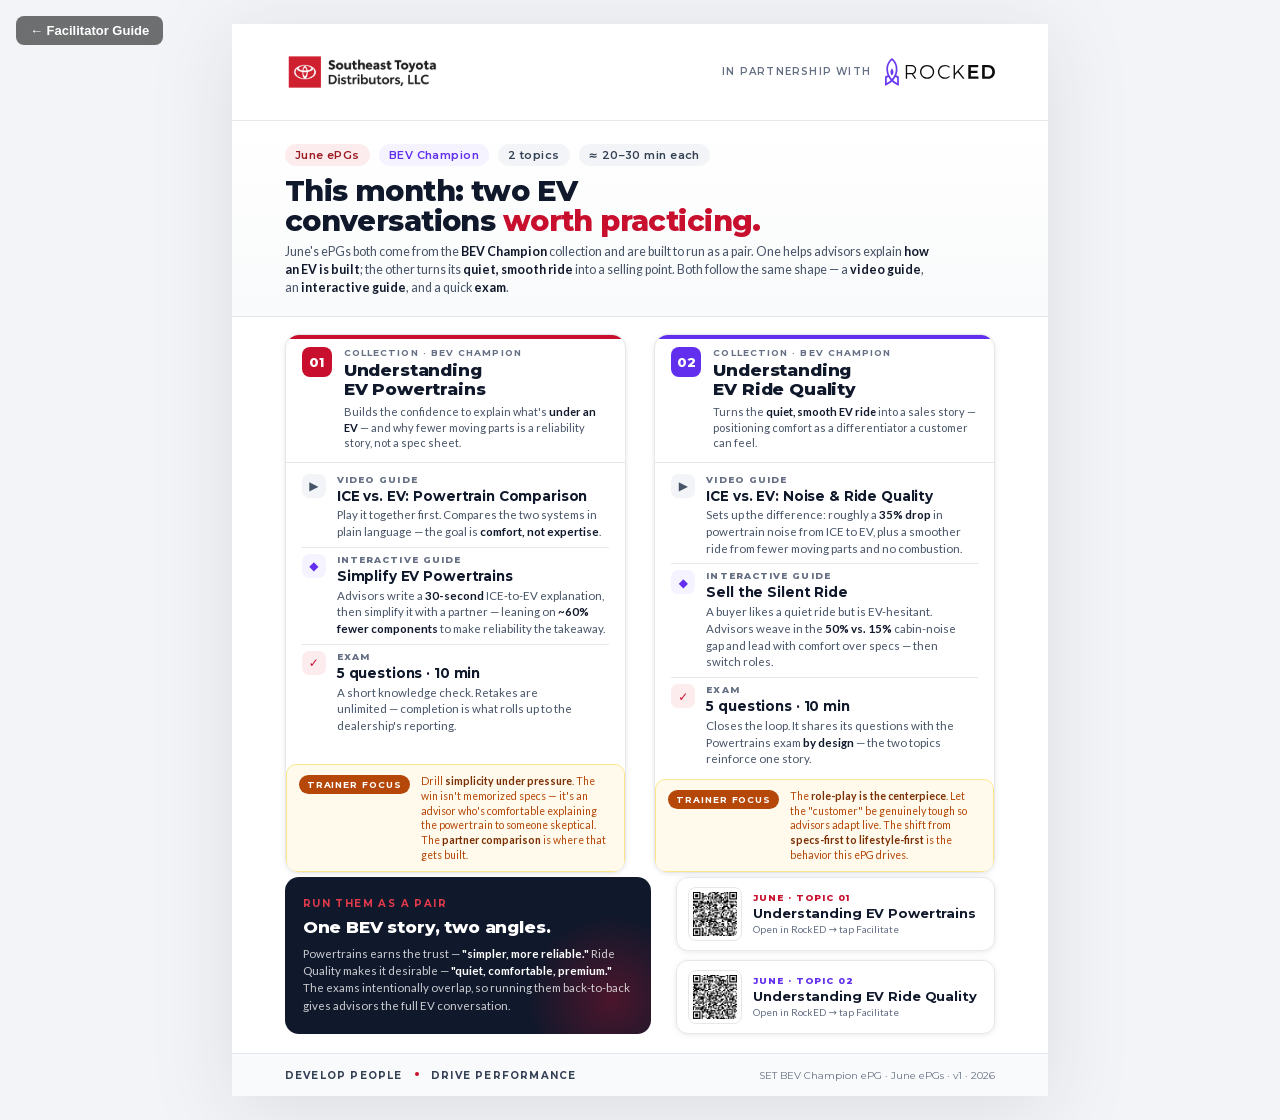
<file: june-ePGs.html>
<!DOCTYPE html>
<html>
<head>
  <meta charset="utf-8">
  <title>SET ePG Program — June ePGs</title>
  <style>
    * { margin: 0; padding: 0; box-sizing: border-box; }
    body { background: #C8102E; display: flex; align-items: center; justify-content: center; min-height: 100vh; font-family: -apple-system, BlinkMacSystemFont, sans-serif; }
    #__bundler_loading { position: fixed; bottom: 20px; right: 20px; font: 13px/1.4 -apple-system, BlinkMacSystemFont, sans-serif; color: #666; background: #fff; padding: 8px 14px; border-radius: 8px; box-shadow: 0 1px 4px rgba(0,0,0,0.12); z-index: 10000; }
    #__bundler_thumbnail { position: fixed; inset: 0; width: 100%; height: 100%; display: flex; align-items: center; justify-content: center; background: #C8102E; z-index: 9999; }
    #__bundler_thumbnail svg { width: 100%; height: 100%; object-fit: contain; }
    #__bundler_placeholder { color: #999; font-size: 14px; }
  </style>

  <!-- Google tag (gtag.js) — replace G-XXXXXXXXXX with your GA4 Measurement ID -->
  <script async src="https://www.googletagmanager.com/gtag/js?id=G-XXXXXXXXXX"></script>
  <script>
    window.dataLayer = window.dataLayer || [];
    function gtag(){ dataLayer.push(arguments); }
    gtag('js', new Date());
    gtag('config', 'G-XXXXXXXXXX', { 'send_page_view': true });

    // Track all link/button clicks
    document.addEventListener('click', function(e) {
      var el = e.target.closest('a, button, [role="button"]');
      if (!el) return;
      gtag('event', 'click', {
        'event_category': 'engagement',
        'event_label': (el.innerText || '').trim().slice(0, 100) || el.getAttribute('href') || 'unknown'
      });
    });

    // Inject back-link nav after bundle renders (uses setTimeout to survive document.replaceWith)
    function injectNav() {
      if (document.getElementById('__site_nav')) return;
      var nav = document.createElement('div');
      nav.id = '__site_nav';
      nav.style.cssText = 'position:fixed;top:16px;left:16px;z-index:99999;';
      nav.innerHTML = '<a href="/" style="display:inline-flex;align-items:center;gap:6px;background:rgba(0,0,0,0.55);color:#fff;font:600 13px/1 -apple-system,BlinkMacSystemFont,sans-serif;padding:8px 14px;border-radius:8px;text-decoration:none;backdrop-filter:blur(6px);">&#8592; Facilitator Guide</a>';
      document.body && document.body.appendChild(nav);
    }
    setTimeout(injectNav, 800);
    setTimeout(injectNav, 2000);
  </script>

  <noscript>
    <style>#__bundler_loading { display: none; }</style>
    <div style="position:fixed;bottom:12px;left:12px;font:13px/1.4 -apple-system,BlinkMacSystemFont,sans-serif;color:#999;background:rgba(255,255,255,0.9);padding:6px 12px;border-radius:6px;box-shadow:0 1px 4px rgba(0,0,0,0.08);z-index:10000;">
      This page requires JavaScript to display.
    </div>
  </noscript>
</head>
<body>
  <div id="__bundler_thumbnail">
  <svg viewBox="0 0 1200 800" xmlns="http://www.w3.org/2000/svg">
    <rect width="1200" height="800" fill="#C8102E"></rect>
    <rect x="360" y="250" width="220" height="300" rx="28" fill="#ffffff"></rect>
    <rect x="620" y="250" width="220" height="300" rx="28" fill="#ffffff"></rect>
    <rect x="392" y="288" width="120" height="14" rx="7" fill="#C8102E"></rect>
    <rect x="652" y="288" width="120" height="14" rx="7" fill="#622FEE"></rect>
    <rect x="392" y="324" width="156" height="10" rx="5" fill="#E4E7EC"></rect>
    <rect x="652" y="324" width="156" height="10" rx="5" fill="#E4E7EC"></rect>
    <text x="600" y="640" font-family="Montserrat, sans-serif" font-size="56" font-weight="800" fill="#ffffff" text-anchor="middle">June ePGs</text>
  </svg>
</div>
  <div id="__bundler_loading">Unpacking...</div>

  <script>
    
document.addEventListener('DOMContentLoaded', async function() {
  const loading = document.getElementById('__bundler_loading');
  function setStatus(msg) { if (loading) loading.textContent = msg; }

  // Error sink persists across replaceWith since it's on window, not the DOM.
  window.addEventListener('error', function(e) {
    var p = document.body || document.documentElement;
    var d = document.getElementById('__bundler_err') || p.appendChild(document.createElement('div'));
    d.id = '__bundler_err';
    d.style.cssText = 'position:fixed;bottom:12px;left:12px;right:12px;font:12px/1.4 ui-monospace,monospace;background:#2a1215;color:#ff8a80;padding:10px 14px;border-radius:8px;border:1px solid #5c2b2e;z-index:99999;white-space:pre-wrap;max-height:40vh;overflow:auto';
    d.textContent = (d.textContent ? d.textContent + String.fromCharCode(10) : '') +
      '[bundle] ' + (e.message || e.type) +
      (e.filename ? ' (' + e.filename.slice(0, 60) + ':' + e.lineno + ')' : '');
  }, true);

  try {
    const manifestEl = document.querySelector('script[type="__bundler/manifest"]');
    const templateEl = document.querySelector('script[type="__bundler/template"]');
    if (!manifestEl || !templateEl) {
      setStatus('Error: missing bundle data');
      console.error('[bundler] Missing script tags — manifestEl:', !!manifestEl, 'templateEl:', !!templateEl);
      return;
    }

    const manifest = JSON.parse(manifestEl.textContent);
    let template = JSON.parse(templateEl.textContent);

    const uuids = Object.keys(manifest);
    setStatus('Unpacking ' + uuids.length + ' assets...');

    const blobUrls = {};
    await Promise.all(uuids.map(async (uuid) => {
      const entry = manifest[uuid];
      try {
        const binaryStr = atob(entry.data);
        const bytes = new Uint8Array(binaryStr.length);
        for (let i = 0; i < binaryStr.length; i++) bytes[i] = binaryStr.charCodeAt(i);

        let finalBytes = bytes;
        if (entry.compressed) {
          if (typeof DecompressionStream !== 'undefined') {
            const ds = new DecompressionStream('gzip');
            const writer = ds.writable.getWriter();
            const reader = ds.readable.getReader();
            writer.write(bytes);
            writer.close();
            const chunks = [];
            let totalLen = 0;
            while (true) {
              const { done, value } = await reader.read();
              if (done) break;
              chunks.push(value);
              totalLen += value.length;
            }
            finalBytes = new Uint8Array(totalLen);
            let offset = 0;
            for (const chunk of chunks) { finalBytes.set(chunk, offset); offset += chunk.length; }
          } else {
            console.warn('DecompressionStream not available, asset ' + uuid + ' may not render');
          }
        }

        blobUrls[uuid] = URL.createObjectURL(new Blob([finalBytes], { type: entry.mime }));
      } catch (err) {
        console.error('Failed to decode asset ' + uuid + ':', err);
        blobUrls[uuid] = URL.createObjectURL(new Blob([], { type: entry.mime }));
      }
    }));

    const extResEl = document.querySelector('script[type="__bundler/ext_resources"]');
    const extResources = extResEl ? JSON.parse(extResEl.textContent) : [];
    const resourceMap = {};
    for (const entry of extResources) {
      if (blobUrls[entry.uuid]) resourceMap[entry.id] = blobUrls[entry.uuid];
    }

    setStatus('Rendering...');
    for (const uuid of uuids) template = template.split(uuid).join(blobUrls[uuid]);

    // Strip integrity + crossorigin — blob URLs from a file:// document inherit
    // a null origin, so crossorigin forces a CORS fetch that SRI then rejects.
    // The manifest bytes are ours; SRI protects against CDN compromise, not this.
    template = template.replace(/\s+integrity="[^"]*"/gi, '').replace(/\s+crossorigin="[^"]*"/gi, '');

    const resourceScript = '<script>window.__resources = ' +
      JSON.stringify(resourceMap).split('</' + 'script>').join('<\\/' + 'script>') +
      ';</' + 'script>';
    // Inject after <head> so the DOCTYPE stays first; prepending the script
    // would push the parser into quirks mode. DOMParser always emits a <head>
    // (synthesizing one if the source HTML omitted it) but may carry
    // attributes through, so match the full opening tag. slice() rather than
    // replace() keeps us clear of $-pattern substitution in resourceScript.
    const headOpen = template.match(/<head[^>]*>/i);
    if (headOpen) {
      const i = headOpen.index + headOpen[0].length;
      template = template.slice(0, i) + resourceScript + template.slice(i);
    }

    // Parse the template and swap the root element. Scripts inserted via
    // DOMParser/replaceWith are inert per spec — re-create each with
    // createElement so they execute, awaiting onload for src scripts to
    // preserve ordering (React before ReactDOM before Babel before text/babel).
    const doc = new DOMParser().parseFromString(template, 'text/html');
    document.documentElement.replaceWith(doc.documentElement);
    const dead = Array.from(document.scripts);
    for (const old of dead) {
      const s = document.createElement('script');
      for (const a of old.attributes) s.setAttribute(a.name, a.value);
      s.textContent = old.textContent;
      // text/babel scripts with a src: fetch and inline. transformScriptTags
      // does XHR against the src, but blob:null/ from a file:// origin is
      // silently dropped. Inlining makes it a plain inline babel script,
      // which transformScriptTags handles unconditionally.
      if ((s.type === 'text/babel' || s.type === 'text/jsx') && s.src) {
        const r = await fetch(s.src);
        s.textContent = await r.text();
        s.removeAttribute('src');
      }
      const p = s.src ? new Promise(function(r) { s.onload = s.onerror = r; }) : null;
      old.replaceWith(s);
      if (p) await p;
    }
    // Babel standalone auto-transforms type=text/babel on DOMContentLoaded,
    // which fired before we swapped the document. Trigger manually if present.
    if (window.Babel && typeof window.Babel.transformScriptTags === 'function') {
      window.Babel.transformScriptTags();
    }
  } catch (err) {
    setStatus('Error unpacking: ' + err.message);
    console.error('Bundle unpack error:', err);
  }
});

  </script>

  <script type="__bundler/manifest">
{"84017932-0f35-4527-aa23-8b2b6bfce216":{"mime":"image/svg+xml","compressed":true,"data":"H4sIAAAAAAAAE41Yy64dx62d5ysK586p4psMLA9uI8EZHE3PQLMkdizj+tpBLFj5/GCxe+8tKwmcUYNdVSw+F8n66udfvlufvv/m44e3TxrxtD58+/13Hz6+fWp9Wr98/+2n//3pH2+f9tpLIxZ+/vX7H354+/TjTz9++7T+8f8//Pjz26cPHz/+7fdv3nz69Ik+Kf309+/eyN77zc+/fPf09e+++tufPn5Y37x9etdFnVkrmjjTX6pJ2H25EZvYUUmlVqBFqlYFZdZJpzDobZk3+jmVQl1fwc9Lnk+++SpK25ufr/1HM0UHr+v/6sDXlxhptaxuYs1ekrSt/eAtJBxLmnJ3Ld5K6blUybLtpGNpkXrJcZEmxD27hcp9mZNWYTfTNluW1KJ1dJOoxvJN5q2QJix7uZAopFGSSl6uJKHxwtuIndel5csXVnz/7m6WTVweR29SML5oMIzMXNagT/W3Qh4u06OLVEohL5c6rGEtDn2kJU/aR11n7uNOG5XsWjivbEuF9o66sddNO4+522JJEavKGtlCYGpOqbtLQVfV3aW+SbbVyxe6vb+F359/+NNf/u/p66/eILg+jzF2po5aEsQqcrA7+bYRgIMXe5HFiNfwEscmd4M25hUHh1CELE1qNV4ccK4sY2qpk5SGsbqlj6F9nLkzbM1xn5Dd4/yLvSd5lR9zvcoKJhbVBfFMeYXRNux3pjJdEbSz5WArEvcVEH/zYjOSrTfnL7ZN+x4LB6tTez6Wlan3Z8elSDkf7MVGnfv1wgS33MXjptjxEJ+TfOepHvhzkLGf6luftD+scy2P8TLXHGc/jatyshd/GB/XYx3OMV8QL/JyHthLkTA/nKuwViORmSPWqG/3PB/jdN/oY4zn9dl6kX5+HLFTeWP/fMXS+3es8KIDELwBEJIUCCIm0YJZncQZABEbUSBK7r00yAIIIUylubRJzXKxbGpjpFjY1pOOz6Jq1idjNU6vlAkQIpD5N/YI7SxsdxJbCK2E0yCd64pNhdy7SR9CbtwHA8fC4HQxWayA2VzhxBI9VmOLobf6waZkpee6xmILyuu4li62ptB6sHchF5/rI3KxG7XEiBfhiz0oNj+kd8RkPbRzlAW9K+9N3PywzSz3w3Y4Lvqw7cX+bntcj5hSCsZ2IecY15nXXfq7a6GdDyC12Brlr9Lg+2Ec0Llhy6AsPktHwtbYz+fxbeuLyHm9vr+NY7ITcIrQ9+12yDaScjDWQExvJjWEao3PgcJdp5xqB7eT+WwXVV/cQqgJUrQH9nrTlh65zPzgSgI8KhM3nFpGWTCaF/[base64]/PKuQz8nagNkwx4K8VnJiuow2pjfI5/E0mibQ3YubJx2A+AYIraSE9kEo3rAtijYAvxEXxQMCAPwAQmcTQ5mkUI2DM2kXT4smsG1Cual3vMsXZ9CWGk+L9nGu6yC+z/6k3TyI7xAH/LsG8dPPQFIZwI+KCTtlmTBNtZG+ShHmO8UPaIfQEaOdDFc72QnoaKlgG+Tu4HuMJcPOepB5ea5iiZO2gnZq5VsSvNw8qUCiOGY7cmJTb7aFQFBNbLdCD/PrFH29vv9FbodRoSqfVfpZAGnpL2JCWwzG7Ah5ERXKUjhjS8brfT/KIMDk6nOvfa/OJIlzXsPnvh5A8HoRtHjdC5gmUS9fyPFfCJ5JvB+MlYGG/qqbMrSfpZxS6xWtcEg+604K41drqhS9rwcMmz3nW+yh2Mn/[base64]/LGQ1QLtCYuKyoqvik7bSkss7+1kIkaprPukQu2xSB6oyi3YaZQ8QP3J4GC04TrmiS4TZD2i+IHtJI2/SoQy0xuaCW2XT2RoFmbMM5PpbsHswpLX5W9MjqE5QbQWtC6rCkUef0wqZABUsUBJShDMj8a4u9Xt/fDlpDuPiEhephRmp7rtG9GcHnWYlrttQMImjWBpAjD0X3g9nQmRn2MomZ7FLn7EaQmFHqtsMUs4xN0+Cd4MUbXQzM3LeBeO2jacsGgN4W0I/X4yBKZd348uEUBbfNvRgXqHduOcXasorCw+MU2uowdIZ+6YQahrleYkooXDFdPw+t0vayUTx5e7w2huLIF6UuscT86Fl8GCRQAy3orFmp9/lEoJAUmmFuzES+A0rRC5y0ug0dXee61aGY+P06nwVLGnL05G8z3Ctm6fP+l4GEsnXJ93rJ+/Ir375/h2vKYiVViOqBbhCIwkYx/[base64]/[base64]/LF+rc0fJ/QuSPf/jDv+06injjCQazDudxpzcJ5oTJ7Zxy0FL/Qh9frnPRZo/zPMeDvvjfaJ9R7tZOFuK4Zvb7NX38yzrkqwFpC7xWXPTF/z9rjAfTr/8JNdins5EVAAA="},"b2a6a0d5-8f30-4982-8cf0-c44ddeb00636":{"mime":"image/png","compressed":false,"data":"[base64]/[base64]/umUlqkJE2qfT6MFMEElW+Cki/kOlLulDKT6HBNQad8l5TG5W5X1sEElR3I6/7HEM9uWLmr2ufDSBFMUPklKOUxfR/jJV4hZbNytq1SkOfxWyn7SOkg5Ro1dHdBiHJMUAkgr1UDKXtIOUHKX6Q8JOXmmLaYoFKCPP9fS9lByjFSLlcfpC9Wu12xwQSVT4JSwyLjYr7EQ8vVrkpDnsty4vzuDlGOCSoB5LX6hrh+/[base64]/DNJDAoIaRJR7x9DZWkp7db17SrlUSsMYbdxNymlSOku5WsqZUg6KakezJ4S/nOBy1a6e6p78JqIdTKi31WxArpLyhxBlc0NQUncNKQdKOV3KlcJfgnGelNZx7mc5IPxRkeNUu7qpduKZ2T+indQISpZbT8rhUs6Rcq16PjqFeT5SAxNULgnqVstLi5f5/1Kwv6Z6Uf5nqQeCSMDXpTQPsPUiUXaCQ7+5pb6jNZ3xjnbZpI1Rj5WgQB6Oc8dwaa8wZKA6wE8dbRqGTjP4jhRs7SLlQSk1DnuLhT83uVWArd9IuVnKXIetoapT2lor1zfGdU803ykSEJQ6T3T0Yx3tw1D5v6TsQZRfT11Ts8wS1/2Xxz4kysyT8mtCt6mU50TpMLwuo9R5kHUKP3o16n153WILUbF/ljJA+O+4rfx/pbQNugeJwQSVS4KyeVCQkVJOTWB7cymfRXzY76VePmUvTwT1tvCJ+ZcQ9vpJWcNyDmtJ+UeEtj3tuH5HC58sopzrQmH5cJC/bxTR3mta2dwQlDy+o3oXwrYTnngXwg7lkUDOsNT7Oyk/E/[base64]/3GW5L5ebNj8gtCBl1Qynyt/e4/QHWnoXJawfTi/hpq9tAjqgZjtmSEcfUsiMEHllqCwij+qtzNCEGPtyt61jnIYiwYpYFz6h4A69jPsloOgMFFb7FCpcfIvRP2Jf8j2Rj0ugoL30UfK7cLvlKlADAjmJ9bUbG4s/PkJU+87oXmy8v8HSJlC6MGDKxk2lL+9qt0/TKBvpX7/P+Hnn7MRx1jDDtUB9Sfq20L4ATGzpTTQfu+gXc9phK3xxHU/1Havw0BEJ6jejvuK4avR6jle4NCD97W5ZvNsi96FRt0bCnp470pNZ0vhnm+ar9o3SriH257QbB6iXW8qeGUZcV9KvH/hz5lCHx9EyMhymPCHIvGRhDnQrsL+sdQiyX22ggkqnwQFyIdiM0FPyLoEHehRhh2Eoc+w6GMCdwtDH6mFvrbpG7qpE5Shn2YUHwTDHDsaugc4OotNNL2rieMoV9KZqpef8qRKOnThR3edGHA+/7G0by1NhxpWwpARPKs1CZvWgBtLR1jVKD7hz//Y7hNS/jQ09LH0YoJFv6emt66gCa2/YY8isuXGM3KzpT5418cY9hqqdlP6INGNiWsQO4pP+Hk9b5SyvkPHtmYtML1YLGSJoEadcKY34dIu3pQet3nTH3jMm/feh96SseO9X375xSpLxk2Qev28Gb0e96Zcf5s34fKrvdHt/1T1c6kEQRUh/HVRYywPDiV42Rpr5Y+36H0jLK678EOwFxJl8AW5gaaXN4I63KLfx6K/o6ZDDbuCyFtYhIouuyeo7Zb2dbe0r5Gm4xrCgTcOj3HPkPVlkaA6W3Sfd9jf11JmkqF3L6GDD4xNNZ23CJ2+hh1qBAJ2dne00fbsXU7olnUdlLT1e0tbuqZVRz1Uk6CGHXCkN/maGwsEU7tgoZOIosrPi3/yFnz8mTel5+3eiObHrdIEBQjfDT9VykBHJ6TLvVrZrhadEwLqfMRSrpmmk1WCoubbpjj0bUOgO6vjGAqJGgFFyfuONuwv/DUpN0FPypwQ9vShqhNDtmGQqsc1Z5lFgnrCousMFJLHP7KU04c3t7PodFbHMbxHDd0dr9nYKOo9V+WaWco9TOgmJijhj8zgoxfRwpifHBXimbk2Sh2hUWmCGtL0MG/qTXd5i4ePdBLM0omTvfkff+r98NjTXs29DxVk+v2PevP/3d+b2ft5/+97H/Zmv/Cqt+jr/3nLZ812e1oTJnk19zzoDTuw9SpJUDqEP3yEeQtXRNpETd9GNM4FefL4RZZyJ2k6WSUoyoMqmY/R9C+wtGsndXzLEC9xGBlM1I37OSCmvS00OxjKDfsBA0Gm/JKwZmUriwTVj9ADaZQMXxrl7rbUsYeh15/Q+UYdo4a+Zor6c5Q2ornNbJNRL4YYqbktKkgnyRAf5lAfFO45Mpvkm6C+b32yN/vlN2gymjLNm/nP572Jnbt7I9t08AbtuG9J+Zq7e9XzsmY89CRJfqNPOceb3P0mb86rb3nL58wl65v79geVGgas6o66wp8rsnVI+NpfQ+nZCIrsnDT7cQlqosNma4vNSnhQ1lRH8tifLO0qelCbx3ipKZlu1HtjQnubG/bwdfyU5bpRgsAMavlAXggKHbszwkzY53lMgupg0Wsi6ECVu43yNoK6I6B9iLClgoFSIyjVtjAeuU3yR1CDmjTzxl90lbdowECSKGb36euNPPbUQDuznnvZSjRBZUFE0KPKLx46okCKg7bbO3cEJfw5jMDQTuEvWLQ9VA2Ujm2Ij1zno9mOO8S32GHTFqaddYLCEB/15YlFzz0jiL7uyEbWkMlSHpXSUfhep21+aXPL+WACHuHJrmwSRWlFlM8iQdmG+MjIVa1cf0u5dQ09eKCzCb1bLPfeDLaxDfGVEI1Rbm9LuVSG+NR5TbbUgWAMzK0hAOhI4S8czz9BwZv54YlnvBW1tSXEML/[base64]/TUK9TlDKucLYyl343tPnlgfqU03PFWZ+tqUNtrU3zxh6tq9aENdahu65Fl0XQVEk+bWhg/xihxq/lYOgbCTxF5tdVW4roSbbjd+HELYQgUmFhH9sqducg0KYMxk+LvydWKm5jpIILUHnGIQ3pgcWYO6ktevcgyDSCzO/htBHEl9b9GsPS3sai3DZRi6zlLeFmSMQYQdDF155N4s+PJsNCfv3WPT3MOy21f62EXtJnkhhDzO/jjrfxEiboDBktqL2Z5IEFnz2ZSRbNXf1qld+Tt+3vfEXd/ZmPdunXh2znukTyS48O6p9mOMa0+HcPBBUJ8eLgaSUGH6ZEPACdTVs2l6E4svTW/hhyBiyc41Vm2lYXHMo6ICRs+5hERwEYCMoWyLQF1VngLRDP0l5zyhXDoLaxtF+tAOZofEFirxnSEiLOTyEEC9XsqFR5wjCDuYitjL0XNF5OkEdpn5boK6N+XWMSNBZhI0OxPWweXefSLlByvPC9xZqbNc0DET0hbpPOa4FFkw/qp5j3A9bOiT8XpImSqvjg4BnFfeSzJIu/EXQtiAEeLBIwAwP+TFBf6AU5TGLfdtwPd4TDCHjg7FIylurMn+xlOlm2MaHnq1fyThBiaaFKDuXp4OQ7yg2l06tqSs79Za76xPhld0Kw3OFkPJFi8jACpvAw7O1ccXSpYW1WBknqKj51ExBqpQNDJsY6kma/qdk7keED20OEhtBPR+yfI1RLnWCUnpRksSacoph602LHrxGeKDXS3lcuL/o9TDzW4jjyNr+pPA7L8oLQ2dLpfShFiXbpJFZPixEBlIdEXUEPdN9AsqnmurIsB0ld2MbVcY2xI/n6jP13OCjY7rDVraH+ODZ/PLzSq+mdt78ks4fkXph7Y057byVw2/jJnjfbdusRGfeBx/X6Uy8omto29NuvaekbctmzFxJUrW13riOl2WSoIQ/TBM3ESYE3sReFtvwAKgv6DDSX9DRXlidbpuApWSC5XcbQbWLYHsjrVy5CArn+13Ma/isYSuNnWZ1gvo2RvlHLNcDe1KFTaxbEmQRFqLyyWL/GaJN2I7G1VkfE8LGczHbh8wf+wa0LWwKtG6qDLYVSRLBB8kuQX1/9Mnezz8tWTmU95/Pven30d5U2PDuGY/0riszqct1gZ7QnNffCWV35DGnFBbxmu2a9cxL3synX1hJUsuWFc4rawQFyIfhJOHnFIv6EGHIJWj/[base64]/4b1FZ4RbYFvRgyRLg5FvQWf/tpxChv0Pb7ZI6gAOF/KcGdx5jypICH6kfVgZXk7nLYxrYBriE/EA7mIQ4LabOVo8NA6G4PVe+hFh2SoDT7SPVjS2SJYSzM96yj6ZeNoLQymGfqI9zkjI4R8ybNLDYaCH84j/IIMNSHqC3sxnq+xb7uQSHyEpPoQWmxMOd4ibDsd2W07wxh9ybwXGJu87dBdhz2k25Y2DngfHFdsR+XMxSdsG0L/b49op2mqn4XoaD91g0LLXbhRVJzmBAkpEV/8AejDDx224aYyPV4iNLLD0FhwWy9KL2/3+8f27ZZvc6+hKgkoYCobOSje2Ou+ue9+2Gd7ogWbUmdMaefT4eYa0OIWLMF3UldetQ7NvWGv2eSoEzIB2QT4XsfxS2j0WGBwLCIsGToLYLd4pbv2K4j0Zbvwv9qxNcd5juQOgid/n5hOsKQ9tdR9pD1AVuXI3z6d2nYTtguROmdIOVi7d6AsBE1t06whbpzA+F1UuTRQji81hD24OXtJXxvvIuyieeFXDcVYAsfFsiuj63s4RUca3Z+1YQo3fL9GrFyy/dYz4csd6elo94ppj1kcdC3fMd9jrzlO2FXqGcPnk974S87CcqsgT7jVHUv8a5vlqQNiZCEoIYf1LoQVFDszH/[base64]/WQOokJisFYPSH87UjgjSN6D/OdtuCQc6rd1lUOSQhq4Rdf15/H6dyd1Bu88/6FAATd26qmwKtCBopBTfYi24v0TLr+om++Y4JiMFZTiHB7rk0PO1zLiIC4BDVoh31LCCco6m3o3ocXPKLaue5hv3LJsmk1hfVUg3c50D10eeix9coFBWowQTEYqy5E8KJ3yIXBlhiREZegML9kEsCw/VuFIzfpuWDOae5b75edrJZN/[base64]/WCClFHeD+WWPRUcp0KCY8d5s8IibgEhX2cSobBkmdeKMi89z+KNGxYzJweZrFuGEH4vHlu7EExGAxGhRGXoKh5GswrpUEQc994NxLprVjiD8ctnTw1lfqpPaiGHXAUExSDwWBUEnEJClJMR1SUOa+9lQpBzH7ptTqbIAuX7tB9Wtbp/jRqTCr1Y/sO/bzgocW0xQTFYDAYcZGEoMys4IVMErsckJgg9PRJQamGRp/csU534ecDEteNQI/a+QvqnRe2nGeCYjAYjAojCUHBeykOrxWl5s4HEpME0hQV7WE7dpfu1JtXpjoKm9HcSbp33FcyvDfmjAuYoBgMBqPSSEJQEHN3WmweiAznSWzqmdCxFbtLV4/4wxYfSeoF4cIL1M/np1Fjk9jMPUGJxo0PFv6OmwdVuy1pQfgZwpGI889UclTh73j7iSFtqtFWBmO1RlKCGrbfEbJTX1yvU5/3zr8TEcWIlu3qRwceeSKph+wO2LepqJd0J9z5/T4p8Z7GnnlR5ghKdpbbqmzWYQTbfK8Xsx5z++wn0z6XSkP4mcX1HVexgePhhs5GxJqX86vVZkbloT5izHdpl5i2diFsNShDexH63kv7qHpD/Y1M5sjkvkOadVYESQkKAmIwO/ZJV18f3+a2zeoNHSKPH6WHJK56nVTi17CiDxWGHV6sIkHdEWJ1u7nnEDafw1bTW4Sso7HFVuTtGLIEtY7FPKf3DB0mqNUcwt/w0HwGnFu5O2y9TNhKhSyknWbC35ctzAaFkNek7J5G3RVBGgQFwT5Qeue+Yvlyb9w5l8e2t+irgSttSS9pRPPj6ntPuxxYSGNUl0Hih/hroAoEq21XX4jcmzg5dmaMDBKUKdil9ZCAOnazlI21301AXVgMuZ3w957pKvztsLdOux5V193EOX1p6OSSoIS/a+7+Us6VcpeU66rdprwi6wQl/G3aH0zQB6BNjZK0oSJIi6Ags/v0rU9StbXexE7XxLJlboSIEPLiflFDmh5WsgFhXG+n4DkZWSOwnmr4IcekcU3KRVC2zdKiys3Cslmg/H1tKeMNfWwzv1YZzqddub4wibqaE3V1M3TySlCfGW1+s9ptyiuyTFCy7PbCvltuWMGoygZx21AxpElQPkm9XjJUhjRFUe2MOv6MEjvwchYP+57ctmP8hVdGso+NCWe/+FqJHXhOww8+Oq3rkXWCgtzhqAe7pH4k/K3U8W9ZhgYqSVCqPuwei+3nZ0m5T8q6xnEmqNUcWSUo4Y80zAl4p2dLGSxloJQlFp2X49RfcaRNUBAqVBseT9ToPpBFCUkRgk0KkdkirF1sDQ+iM+0sGjAwtXyCZSYoaoivuaGDIQAM07WV0kNKjeOBPrYc7QyLShNUiPYwQa3myCJByTIbShljeYd/lvK4lCZEOQQGHS+ln6bfPs65VBzlIKgiCSwaOKgeASCZK7ZoD7uYd8r1t4UiqBmP9A5lD0ODM598tjA/Zi4wxs68ZbgOlSSoFgFlEOVj87wmSflNOdoaBkxQ6YAJKj1klKB6W97fcVKahrTRXso0kZdEt+UiqIKIpoVddpHE1fR4sK16UNQdhuGW1cxwkhNIL8gzG7LHIV7NXb282oWLSspji4+YefaqSVAU0TQPLlko20H4odVm+UtTaNe6Us4UK7M+Q/4oAsa60yYo4QddIJS3i2rDkRHLNwwiKOEPf3aUcg2OoY5qv/[base64]/hDSmY5DDXvI+qvQYPgY2kNozzW8wxxtGGulEdxL1zXLglE9gjqHsLGYinbxGlTblAJgioKtnyffu/D9cLD65HGiFFezd29vNEnne0NO7B1YeddlIP3Q+nPeualOjJChB82UURUHkjJzAhRlIX/HVDw6ip0zlklqB0E/TW2q6EXSFDyt0OkLIzQQe6typWDoC4X9FzbeK1cbIIS/oLHFSHa2c/WgYuMEpTw9zyaHsEOIjp3ttiiCOpcy3PyjVH2qghtgL1EHp0NInsENY6wcXuc9uQKlSSoep7R2Zd4M3s/X7fZICkrVnjLZsz0Fg8dURIKXiQ0rH8KmqPCmiqQ0pDdDqr0eWZuiE+z8SVh4zxDx0lQwicJV/CFKfhaXkuVTUpQ1FbcIy3l3tDKxSWoTyK29WuhvEXDduYISvhDrGGI1xR8we9N2KMI6nuLjd5aub0j1v+O69olgcgQQVmeR3xgNo7TnlyhWgSlC+aiplx7S8HzWTatJlRghHVOauGiAiEh+8TkrjcUgjWqeG7lIqi/Ew9sVIK6ibBxp6ETRFDHEzawEHZddXxt1flhpTuijP6tlW0oVqZkGUrY+UqU5sNbRyu/XoSO7HatXBiCooIkTJkn/DkfDPfZQnl7ENc9bYK6SLs+8w292cQ17GTY30adC9UBDpPSXwn1BQ+ZIIw5Dfn31hHuzV+1cv8wjuGD5iztOKLYLpUyQB3v6rp2SSCyRVCHE+XHxWlL7pAFgjIFc1aj2p/ljb+osze5202F+SsMDVKC7TgmXtHVG3P6+eUMdsgaQaXhQV1E2HjK0AkiqOvCvjTy2KZSDrUcixwkIeghvqIgcAGLGUGQyK6wmVYurgcFqZVyrZStDH0Q2kuE/nK9bqWbKkEZupGDJKTOO4R9eDuUZ3S0lBmE/v2GHuVBFQXDsMgluZYinEZauY8N3ccd7d4d9zjo/OJCZIug2hPl+8dpS+6QRYJahSSTc1DKRgfChklAQQRlemFL8WLHOJ84BGXzoLoHlEviQXWy2VXlXiHK/M3QyQxBCT+4xZyLnCIc+RaFH4SywCiDob71NB0bQV0c0B4z+GSQqFK2g4wR1OlE+dVjCQETVC4JKg0P6m+EjccMnSCCOp+wAZJ6QMr+EdqSFkEhumudgHJxPajvQ5xHI3X+erlvDZ0sEdTNhO0OIc6Tenb0oThqiA/Re86ABnn8eaLcD1K6SRFB7UoTGSMoaij92+CSqwCYoFYZgmoR0cb9hI3uhk4QQSHQYTlhpyhYAIyw5VYBbUlriM86JKSVi+tBdQmyrcq+Z5RbbBzPEkH1NfQxh7Wuq4wq9weiTbdqxykPKjDiTOqc5HiWIJh7wvqpXYNsJUXGCGo/ojzuVdnXg1UdTFC5JKg0hvioqKo2hk6YMPOrAzqVoiDN/z6WtqTlQQVm705AUMcF2VZlbyfKNtSOZ4mgBhv6X7r0jbJmYMWz2jHKgwpcCC78BdYfhHiWVqjrvGXY9kZFxghqfct1iLQAPZdggsolQSUa4pO6rYnyiLJbz9ALu1AXCys/DNGxYMFuScLZFAnqghDnHpeg2gbZVmWpYTMXQZHXVNPfnbB3tEU3KkF9myJBvaAdozyoE0PaRRYLJPMdFeJ5Ql66QI8vDrJEUMrG/wgb/4rTnlyBCSqXBJUozFz4YcNm+fcJvVAEpenjpX5auIf9XiHKpUVQ54Y493IP8ZnzKD8Zx02C6htgr1UZCeo1Qx/zPYELXwW9hu027TjlQbULskvUg7RGHwWQ1CVR7YasO2sE1dNy/i3jtCk3YILKJUElycX3ouVBb0PoRiIorRyCDBBO/BZRzzRCv23GCIoKksD+O+TeWUa5uUY5M0jiK+P4dwE2KY/MRlD/iUhQlO3AKExBf1AEBUlEJijNHpYM3Cj8xc+m3bJ4ERkkqM0F/eGHxK8lGcwDbOEDbI9oZ1ElMEGtHgQljzeV8oWFnD60lIlFUIYN09tbSugcR7SpRYDdSntQkPsCbL9BlPmroWMOhWI+ZROLPQyVUemBbAT1iaE3MKC92FvIDDOfLJKHmadKUJpdzFGZHmhZsklkjaCUnVstz+WPwo+odSYrFn72lYuF7ynnY3iQCSqXBEUFSXQS/m6xppwn5W2iIyoKIu3IrZ9FcBSfUB2udRt4eezPho0phA61Uh529dRGW0jZS/u70h5UUe4V2tYkwp8zQfvN4TIIvng3MWw/RujBq9rO0DtY+FkaqDbYCIpadHucodMuRBkE0Jwq6i+ixUT9OapzM/XNhbqxCErZf1jK7xw6rxt2/2UcRyfc0xBnFKmlnu2Jc+gv/Cz5QbK/YYtaxH1mSFubanYQuTrR8WxiXhBJdDF6caJm4zQpT4n6mUagm/0tN5igcklQ1BxUHMGXsDVkVwQTVCf1O8gPcy9HFR964ZNXR1GaGfs5op7NLO3DTr6fKkEQx8NamWp4UEVZqDoreKTmuiddqFRHHS268KSQSQE7/JrBC2EJ6i6L/nDhe1ej1d9NtDI2L00nK5zrLMtxkGiYVEdhCOpNpQuPAKMEe6nf1xT+CEAP9RxY77n8+wSi7hZBdRNtoTyosDLOsEV5UGHlDMPWzur6pPH+H/WrrIMJKpcERXlQUWWm0DwSSz1BBGUOKQUJiMwWat4/RPlvNP1Ke1BRzxVeEZUsdgPhE29YOwOI32wE1TSkzQ5GuSTJYkvup4hBUOp+2rZrsQmyrzcw7JhzrMjz6Jw7tLQnkwSl7OE+T0lgsyjZz4bOBJVLgkriQaFTQYqiwE3LRDBBmfMBLqmlXjbNFl468+vYFAyZFT20ShMUxvivCXmuWKzr2i/pzJB2cH2pRZokQSnbL4SweydRLs3tNuIQVJOI9SM4YHfDBnL7md7gla56He3JLEEpm/jQQeBIlI8d/T3C0Kcz60omwASVS4KK4kHBa8HEN+ahkAl6owj1BBEUJq0xV+EiKtSPeY7AqCG8jMK+Wd6neicnqkBQ6thhwg+GoHYlRjofjP+HCdXGUNQEy7kOUtcCQ1vUQl0XQaHjQoYIiuzReWMOjQyCEH6qpluEnwXddj/x5Y4NC627uIr4Q3yY5+osSjc11AXXnZynEv5ci66LobCNg+q1tCXTBKXZ/q3wExgHfSyClPAOYVienHPOJJig8kdQWQQ6DOHvmIoktMjVhgnvA10dmcMWws7xhYct21vF7WTKCeFvb3+k6qyxGR+2MY+UekYR0PHqXLsLf4t157BrBNuN1PW7XtndU4ScFBcrt3w/W6S85XvI+vHhs6Wqr6O6xniumrrOQZQGUPyz3G3NEhTB4x08Rb2DV6j/[base64]"},"17c8181e-a278-4919-b1c3-44ae6b218f66":{"mime":"image/png","compressed":false,"data":"iVBORw0KGgoAAAANSUhEUgAAAMgAAADIAQMAAACXljzdAAAABlBMVEX///8AAABVwtN+AAAACXBIWXMAAA7EAAAOxAGVKw4bAAACcUlEQVRYhb2YTW6tMAyFHTHIMEvITsjGkIjExmAnWUKGGSDccxyqSm/MM4Pqli/Sdf1zjlNRPKfgWS698xCJl0a+lG9Jt88g+ym7yqJjTRFHsx/ZNZ5ZJN2h720sTUAYpitBPh6R0CXrLQjMn5xZL9ULH2VvUtSZvPVJtSA76I34/FO5/03YjldDWxxX33I8+PGvez2IPZlTcqajxUNHeF96EUQRtUnQuuLEsAQx0vY9mZU/nqRNj2ZH9VA3Mv9YPhgHiXfmWPw+LkRZeTRj39iJeIEqoBlr9iO3sBMl6ZmQqKXhENKFknkRSPEoKqtsAWHOXIEgNi9CRXqQkk5faLJlxDgKVMKPYBQDRYC+oLHmmSiE6UUQEPMR+sY5FWr0b+9+SvhdBX3ALQBKwCp0GAEOeRGO/yl4swWmfuMqIlYFL9I3uK9a6pEaduCaqInqRyBDJ2UIs1DNfyQB3uJGoACjmB48LBV/63SJ7Ea4/pgTVM4CtkFqs6pF7UM4GoFNslAP6MGl06eaG4H+ojjmjTjETQgjIslc80tC6w/IQl/wo43XD/vS3Igteo0QzWgZWdkSrI8T4cZRmPpdzfZMex/2gx+B6+or+RrZgZxGurMXqSJrpgeXTkFkbMgVe8eJQBP1eVMyZ4HLEJXSjezcxRgbIHsUh+J0Zz/Cm3jRe02VWhS5k72xfUj4hEbdeT0Y5sOdILsRu2fNnc/uWXb3vbgCe5HpgPKuWXM2Jcydz4nYjX/GtmAas/5VzpXIK4Q7r4O2EfmSxuvXCiGM1RJ1mTt7kfn/LhSHPWq3zxSfuZP7kNmjgFV48cPUXh2JquJFfgD5Fnq39+qGoAAAAABJRU5ErkJggg=="},"892f25e9-56ce-4053-80dc-758c23d89cda":{"mime":"image/png","compressed":false,"data":"iVBORw0KGgoAAAANSUhEUgAAAMgAAADIAQMAAACXljzdAAAABlBMVEX///[base64]/Fu5HydqR7Iz54MSTenQ65/ujSDvw3TQoGP1wymV/fX8PCGK5MrKPZOSttX0ZEVav0zIvs3GCB5nvjlX+1EiiSNH1TSethX1wT5xTn1gYYT5a0N1BYYc2Vbb4mSHE1Ekq/[base64]/5EO+OKIhIlU3LYJU0NOCCOXPNaRAhIF5eR6wwa19L6pDvEvSgzbSfjUXBaBq9m684gut8dOtgB7MB7TMLqk8QUSeqCpoFBmHsjmvmfxih/tKgvoOPbsu6F+NQFCE22kM7+EEaXifkxbtWxRAJIYrE1zKhr+9lIHHBYWSU+2I0xlNGzPr9p+/gMLJqOAlvn3/vKaZk+zbRg+ssv3cw1cBwrFMY6fcs2b5b4kcfyH8VxRZFdNc8ZbPoB/qATlxQSLmAMNJv/Pb6Xk/MwKyL7xpO+g7epQ4kyvrNM5S4VPlRbNr+2bUi4sj7mwObQJrYmE2cWb8HR5H3Nwdk8caWcROXH9Ed0KLIL4EuqG5x2k0NAAAAAElFTkSuQmCC"},"e96cd54f-fd61-449c-a4ae-f6a6142a08ea":{"mime":"font/woff2","compressed":false,"data":"d09GMgABAAAAAAusAA0AAAAAFFAAAAtWAAEAAAAAAAAAAAAAAAAAAAAAAAAAAAAAG4EuHCgGYACBJBEMCpg0lEMLYAABNgIkA4E2BCAFhRoHgigbGhGjoo5yUkwU/1zINk3OV5UumiimaZqytlBFrig3Lvvw/Kmf57f550K/R7RRz0qMZNhNiZuCFbivGIC9YNOtnbgqXYfxK3Su/dHl5PnoQt+f3U0ieAAQC0W4ANAS9GZgA66BMb0GJEC4/v/v5+q/X5A2CQXRZiHtEMpCJxTi+zK5e/sTxdQTh0QlREJjDbEIWaxp89CkiYfYMDVVUMtdqofAqAJDncd+9vFr+iMBAQAGodKQ0jLyFOD41hsNwAEKAMDKCgToswUAqbm2XaSkbgCi0FASQ0akElVfGigUiOTTI8oir7wTV27ceSKDYO4Qzj3iRIotxog/YyW4BLrQOg6zCwLXMSE1+ClXjUuWsAoJAgDzUgE2JpOXEwRUAGoPVQSA7Nky5DvS8vuLTOIOSMiaQiaRB4HUvhm/RXmQBIiLlvPMnB3PGzlzAewGAOTPjhUAgQSQABlFDUVNHgV2SJCIAMB++iOhIweUhsqRHvWjXfVavVEfXMTKiuyxFGSPkpEW6VCP7NNCK3/MZ9M6rP5/9qSf7+me7N135V1x5/1hgKAjlJ4EHugrK7icFCoYz03IbQCURQBvA9h0iGb1qL1SsJIIVzqZaxCgcZEsMYvtJNCN82NRKBGiBDEn2D6eQ8F8mak8vzRcyPfiiDDMVSTAhCI2LGcX31rCe/LkCXh8f35+2l6BqfZdXFx8tIS8Mvsm9se3TmEjEtPQHD46A6axkVkz38RL5Ft4llFx/PTjx4+xP336LvK9pXrZ8UFj+ewzd+69izVI5waFbLwlepVEm80yukds2oeYuAkbcTTvhWEW3DKBjcw+I5EP1M9WSW2AgtMzC5XykU9tHnJp1L9E2U3BqGZ89KS4ce95h/0XnZptUzhuAfY9fBBkyMnCQ5axMWzkzpuzci3ODQvE/qdWYYFmF+P01O+gXFEthFGH1EUKigUE92d5YalMieg9txdCBo96FVsG7Xu4wJkVGbq5lgdrWRRjJzBMvX8KN42KXU7VIpLeV19aDJx01HI0wWoJL2vk9fnH4AHezSmbmdu075DjxAF71eJxiWp6LV41Wrbr8XQgAmfAeipPTE9fAtL2K/GRH+/KfAtPKrflWPjAoXCTGZh6equ4aW4ucGRsavNNKhzDOPvMLzHzMyJBbvOI9Si4O+Vurn5ubZGOwgXeUaAhXzUVt1DUhQIFDQu5lp7HWyzdEP5aaG5RTSKEq3kezuCpRikUbLCsKFaK7dQ2G44rMMvgxKkTghSTZ/ahocNnpxacPH3wyJ1sm8IydBZ/8kSpDT3qrVm6etR+TwOwSGsqLPKpJLNQ/P65e/UF+lLwWnRIsIlfqcTKPXvENpudNJ8xK50cr8aQ6nk3gxcQvdo1TeZTEhlDFGAHfDPsmc8lU02uz5inRe4pUq+bX37uGZIseX+SzmmiX5UTM+4DIP733Gck1w4dB6r1uGc5UBPLIV/3I1Znnq3PMUfuctbs/r3uwrQeP3G0hnlj9lnDvvwBiSFAn/jN9xY+89qFl0tdW0UZQ0ua/SdU3+4aV35nO3ZPZcrrElb7KuPGU9cDL93K+XM0Lu3NYOfjWqBaw+wexa2fD3aaKgOqNRxiPn9vkM9enx7U4J2fbwwsyPWrjsmSr6lO7g/aENgfWV0oN6rL5Ac6OqZSWra8UZWrvDvLY95s78n2qLSLV6wL16qlPem5cl11Un/gBv/+iOoieU95ZtS6+poJeZXhQnpmJoxkZtVnEVcTyzgsy9jmp7LOTtnT3Zu1LhwtZF23eoofxXp9uUnJ8xZeik37pksJEcKKtI0MLOCwyjFBtV6ufU56tLYx9GiZYSCuIEvn/lUyzm483JoeofauE8VWHkhbO5wwY2pfdbfdOpnToh+PN8KxzyIdYxl7UpXXGtpKeiOK9f6b1b2VvVsGDq2vmqpJVn8LQdUNrVzcb1uJvTxa4/qZR5qPdDk/sMqt3q3KJz9OWipPDmnTFA9JSxttKdf1mTdxduXLWrfUxEqP/4ii4HBpcn5wlVuDW5X3M+e6JCEqWK/INgXmlW+JOAkRx++K7/v8llOTu+TD/8xXmF+Zuwgo3ds92R0IpW3pfxONFXfgh6N99qDQ/Yb5/nKz1FmatyYnxa1Bz9wR0TW57+bJfbJEToFXlLUueRWWfYh3km/o7+HO2v3fJu76w0y8qXu3vv5dPcigyvUgRoZlRyaC2f3WokR1YK0kPqLSJTs+SJeWmNk8Ufiz9BS5YaRrrDOrxjddepOLv5PJys8/W9ha1B1eUOG7sXST7EHvpNtor8v2lensS4Iy4z3JW8nzHutXJZREhRNZFZliSEla+HPUF2M7LgDVWqT8Rt5S2lLwjbK83kL4+lfNdXD25JzSUXdQ66Yyuq1JLw80y6+1D09mNym2xTUYZEcbJYucReHaiNOV7dY4RW4rkeN3CWM3HvZpTHMvtB9fdbnc6Aq/m6wTh/NNUk1ZdB8jf0dRYH+hui0Eqh4ceTsR7zu59ZHHYTU198WaFKHDpdVf1IH4+sXilzTheP+JS6WCyh9fLIsU210q7QLfqy40Mg/Xp442l+8I0IQSXkSla356dBuzmPobNsfcaef7md2sZG7p+o0IV68owUr207WZQKJaU3ln9h87dy7ZUfrn9OS3/1CC3ZMMwY/dywLBcveH3n6ft/oYHMS2V66+V4DthyP99iVfxp1Lr//wfIU9YOQD/Ga7PHSeU0Jifdri7NSSuopJcYV8ZGfhE30/sb5pcXJuoZV+6gVMNcR7X/E+jzevmHeRC6rq91UfHOZmmRob/6ds95/dvy9a3QJ4TX7ruTROYWV8uvB+jz3Aqws5DFHNAXOnks9XbNxvrvFiZH/7qhbsbmzl/9i1zOf/UPchX/Bh/Q98/[base64]/A+GA/0+AHjzp2It2/[base64]/EIRMHiScCB/[base64]/e95Hh8JEACZGIUqDMy6N3GhpDQ5ND6clt9W2G2ma6ngnpfG1/WoG+utNYSzM4vpTv4LWcuRrT1rQZufS3VU6zlydbOjw1jl3TWPu/RKSXJaKYTjHml0bnDE6OVn4IAAAA"},"914f8fcf-35bd-4c62-bfa9-ba0b820a22cc":{"mime":"font/woff2","compressed":false,"data":"d09GMgABAAAAADZYAA0AAAAAbowAADYBAAEAAAAAAAAAAAAAAAAAAAAAAAAAAAAAG6R6HHAGYACBRBEMCoGdeIGCPQuDQgABNgIkA4Z2BCAFhRoHhEUbJV5FB2LYOICxh7NpFDU5j/JRlE/OZ7P/rwlKjv2eboNUBUym0iGKmCLWKE2tPefUfc7RCKhQYh9Nu2xiYWvEKguOsP1ufrq8F9mEL20SPppXS/Y6P/Ed2XxjFzbpMogjJJlteXja73+/Zs/MufehlkQbNEIxTWTTKCIVbxaKSYJKg2bS4P+fTGYIttk5RVEUQdE5Z1AKIligohIiUSIlaaDSBiY6a7Nxc63TtbntV+l+069Ff9TWH/tc/fL3sfi/nNqI7OR/KbLaBYDAcYFueCqMIFH3hWwugeR/mblKV7RdQCdLxP//3OuLvde+vFDbAZDehJkj1TNjF+GmKB+4+IkwUHBDFS6AcAH9ak6YAdysST2dqL+I/KT3XlonY1dCh4J+61I5v59OrkKDe3nvHqmtvGvLA1aQ6okya/SUTjOIPXR3T2dNqk8IDYFsBvmIfYuuGD72GXTF54FYIOH/7PJdvUV7ZeAankBbT6CJy/hYRt73A2IOjjSBFQA220b0Dhnagin+ZmpOyn2FBgTgQKjlSa1VfGA7//OJ5zxCU80K3qTrlarZ4sgHKX12zpK79xeN4JTrkCu3rpYHSsDhhCEIJZCfKDqR/MDwkXIiwQ8Q+NKHLIcUKw8ovd4xpyqkUKWqcFnmWJSVS5v45/fabAa6RMgLKjLCIZHyZfvZqun60j+oJ6E7i5CRK5HAo74/v8dmCUjrgLnI43pWmrWh3/f1vz9Xb6hbumcO0wAdRYghkuSmSkJwv9zyyutSwiBz8SyYvzC/EETuLG9yAbgC7b0ivcQROzY1bLkfvECVNCrSN/[base64]/wiKiYuJ27dl34NCRhKSUtIysHAyOQMorKCopqzh1jVZVU9fQ1NLW0dXTN8DGjPDsNAAlpiVpmUlKj6uNW3h4+fgFcri9/A47xkVTp59jpuvIH4QXAShtXzp6sPlypXPz8PLxCwTdCgYcgUQpKCopqzhFV7P8ztUw4VbHEkhKScvIyh11XvJoW9RBDzYPhcERSJSCopKyilP0Og/DLJaRYifnlsEsc1n8y8peDrPqGmlua2mnEwbLHzAaYUkP9zzCLA4kfSg9qnZe6WutxXXyZ45hO2bjUNfQ0jZY52JkZhkZB+t5tf+9XsxDWFjZOdQ1tLQNrnuNE31pDD/d+ERAeAZCjA3oweY3FztZaX+9jFEThLOC6cIiomLiZzvwYxiGYRiGYRg2yN04uqvRGrp6+rv+xvAAs1yWZ4Q9WJ5zItCE1+snCU/1YFJPJ4E24x6B9utchQRkUx1oIzr6zZliviR8DZwzJ+Yt1GLVy7tXal1tZK389WiDB4zbMVnM0havWcnWWJA2di2HB5ztKtetPLx8/AIVbDIsIiombqcSQVJKWkZWrtAIBkcgUZ1PKKCYEsoqTuss4dyFy75rku6lilrVPdA4UGMPbj5It5+e6GfQfq7GAGEq4T3QVmZ2Aqdnrocne9wPwO7X9atTa/vQGX3P1AZ75pkXOzOAGI/[base64]/+PX6H4wSEwBlqX9RdEGER0cQQt1O73e3Zd5A7dk1hVsZOzCW8CMDz1+G5JdqB6IQebD6ud+544OXjF/jhuSjosWACRyBRCopKyipO0dVM3FnXYOySZWRmA3Gy4vrzlzFndujIjp3Y9VAx4rAkuSwvZbS2a53Rg833Sj2ro1n32bBLY1YmiTnaErISJMcucbRx8sNOaT7MC+0aMzgCiVJQVFJWcXrgaFyzWlnd2+VgcA84fDB0cB/[base64]/LEBKQg3AJgME83d1Myi/H8pXAbebcvIV5saalLpfpla7XIutyugHRfZCGi4bZnnZYtsaCtLHHwYyvQZcuXboG/AIdbD9sIqJi4nZ+ImwCAAAAqAEAAABqampq+0DDHw1BwpMFC9ag4WbDyQvuh1aXW8+IFTsJN7w2AA3Fiwevl/QsbU0WkXeolBjmmJUjLrjjgZePX+D0MJC7FxpsWUnuhbakEwbLXzHiWBgJp9P8lschIAQeUIFfCrLkyphXyl+NrXsMxxhjspgVEodydrDlsIiIiomf7ZgTuWUSEhwOhyMhIZm5Z/[base64]/8XyKDUPdV1P7SCalFfoaXXva9Y/gnFLFIM/kYMAuwFDrfdu1X5INcYOooX8n/bcra3om0ZzIAFwHyt+oBTLaALcpkTMWUoTHojm829BP1z6+hjnjvlZrUcT5uxZ3JKHQkOgaNRcejs9E8dLyDxYa8f886TTbZBKuaIxQdgY4qmvWuidJetfvts7au+n//9qe3D388LisjKcblt0c/FD4AXr4BHYep/Np7G332Sc+N6eWNf5E3dVpePOsgPQBQEBqFL6uzeULGqFDIuStfE/[base64]/95zl9nS11PS+0ngXIdVtOjITsgL14H0DU/AIib1V8+j3YNkkGDEtTUAvbyycSk1bpcQErrbbn8QOXjj1Mrl44LMNqdiot+EoVksWzgNog7d/OnEjaccapAu9GnaWLhoHrJgRDIQK+EUIj7CG85LzBZUXjl9R27Z06z3yrEAyyi3hdAMqjAgTIwd3pRr8Xmsbz2HDCcxZGCFmBI0wJtOA4Jq9XUrNA/8p9KlUgtGGgtFaVqFqgnSusUyv/Qgedto33wF3VyqdN+7BpLQ6JIwz5yAgRzMb9/n4/tiPb9tVfXDm5ViMgjPBAl3gta1KqGjQFxyUNkpQ8ioAhwtAQrEZfTyKWpnY9N7SCGtEmKlA5kU3FrZapB5X2CTWeU5HCZY0y4YnamsPLBVcUlygj58+dIj9QH+eVmRV7TgxPDYpUuPJtr/7/C4fniU7IzyRb8MPZgGmbfk5hFp7OYMmZziJCb4Czw7u3vlnHfnvSIoj1wkUi3mKmimYmm+7ElpZ8D80mtyO4QylcvdyDTo7sQecx98iYDbJ51Dkri4QOat9JplC/gaO2PNyhvNrEyCLXYwtlhQOoVcvc0tS7LTCKlRfULn770e4fTCsaeh7fAY+PGk0QWotPyHypJ4zl8/ynQ8hIRTR678j6WMPZ2dKYtJA6igzSV2dgshlwElskmEIQLYU3Dnpy/VnmDtL9Hx86s2LQLAzbLBy8juK3rm33w2TyOeCExOGmVsO5DJk0Zi5+yAbMg/PaWe29MKs4F+EXiabaI9ioMEg1rbNZB99LqV84d/AZQMgjUPbc0/DPWYvBy7Y0waPfzB23fvHcltpKOrDstAk0agfZTHtj5Mi/ePTjk7wuplKmP87kgO3o7aPaGRh5IlHk9DiUm1NVAWnNalgUylwPK4FyQuld92YqzE4W/+50dM/suq4f+8dJ0NXcPpkDP+Z0uEBp+8lbkgOwMQRnZ/7Jcrr4hk9ZBxpYl9faWYWMWGRVgTTfpo8IlPdNMIKFXzWWk4Wl2KoXNN6TAlEIOtRWXmDLbuwEK3t5UJLyIUvNtfoZmSNIGl/nKmIv+LZUU1gNE4Foe6Y6Dl8jH1jTSXHqHUJLnAPq2Ogy8xdFOFUzayxvHt8N0rlUcneKKdLIICYAzSJjXVSCPpIKG3BMYwKxV3WiORhyMyIN0MxJTaluiYOzDeN3gch39FB47zRTpzccPtaMdq+4dBgvjKo16vPem/VIWF+PAsk3aSQTFwYYZK02ujKn/NEGIeA5nKId55arYBv8JDuTnR/dVbl17QvINZU0OKRz5pElBa+C3hC//5OAzHciVGcKqPqY3vlQ5hwOFGuj1I3Kyf0a50Rk7pYAw/a71R4rXJU8pAI6ZzIw67BalQQ1m2ecwZifd4STuT92NIorIrHWcK0tM9Ngl7Mp88drPMSYNMGw2wFOiiSu7OveE5iex9clWDUmKilfIDulymb0hzufYPB3tzKBKh/obAxgPhFVSiYz2XwHaMpDoVmOKSlwb5+7dnZqlvFHwh8D1gYLwxOhwzBFfsnLtqEJgWiEuko4ptGPuW6t6UM3wfP0i6KYMuKuMOM4t57ZJXhl3v8lenEPflAx2Jxf+H/jywoZ+8ggykWg8I+I/kVkl21PyOrjmRxmzLFhyzSeBhGRicPUNYpxrUQ+EMn0EHo25uB2IhnPOIT50h6C/ev1VvXWXUwmyXhBqmIaGjEn02szDNI7zJqC8FZ8FmiWIgrGMqua+zcqRvWyOAWyot7iMz0Kg/I+JpZ5qgOkSybOKqg6laNBCDIeDl8Cf44VHItlwr45l2DhaLSFAk5DbpwKP2Lzm5ySoLJYtPi7W+9SSoYRCqH+oa9pVCusg0Jj9os/sYNfmFT3TQhSGNJA9rHvlatLWGDUMDrkUNdYL6XnFm/0WKrCEttA07TLXTZkqwNVE6JGlTx8X2utQ0Q7WVBdVuzJ1yF+9sMUoQYmSzMHFYyuwwtA8p6UzONcJ0KGq+mw88DyaSro8Tr0weMwQPRU/lnUKKyPoDjKEjGKaCYicEVsGyvlxrljKdPmVTAHvCPLdSrqkUIQvW44e0ms5ka12QCiKudNMjoRumqHPGc6cEvCBLEw7l7lqfZS0eqOiatxXe5kike4bxWk0blwRSn+Z8Qv37J2QMqZ3Fm/XwK+vIL3WdynNYqsUUBleF3rlVwuuVP5X3YyRFg9cSrBpvr/t5Fqnyd/NPLylS6e7yPrmAfVbN9/ifmSzI0yasYdO71Bv5pHMv7HA0spizYDteMQlroJqOejqNUeNflZTLh2O/qWrp8RNp2UHkFcsxgg1o4RmV60e7TC0ZZ/ZH7LNJjrR5Vywdv+UuiwEuATO7ygYJFkkhb3tu1r/xaiJcL+h48UlvYGwN1ExHNvmJQiIxUSkcKuHdMU9CUNFcWn4axV1hU111/HccndTn6ogCUyrUlWey2woydqbAPgAu+gGyWRAPBBB4PB6Psyj1iiwtigpFDkvYb/M0qnGn8q0SninJ9I57+S/vdOdxt5pbkaP3LGhsDtpa2NzdvWr0vaU4Ol2dJ6wNlfvw0Qx+lIcn85nEr/3b6E9C6Igi9IyB1CV5sIjBKwEz1OE1XQ2orYpR//f0/LyAszolJqtmsY88UePzIjH9xlJF41b7qrAHutuoI3NLz4zxosXK4mf3TG8GxJcOobCzlbKLD+5dZu+OQCGT3EcMipmwGzo4PEtiLJWmFVV+OL6FMHj4awvqDuR5AYcuwSEliMAve5BVPRpNDgQZ95L7Ynx0mdp+7wZjzjKMbhIdlmM2i61/ZS5YwO0Ne1jFxSPg1M9/cYWMSxETDCdzyEcapWjZ0dkAWnJI+mznTpprtna1m3s67b2tjr+OfTescilkVeK7uBD/9/VQhEykex5Jk0blPl5QgVD14VOiv7AGiY4j1cFzlcYF31NYffHXoN5OCfYyZqNF/wlay+0sF8lDnhUM8mD8hoFvaD7H9hTrO5TznqvpF+yW1Js2cf5vKi3sF0248V9V/fvt2Sj4r6bEf+6e959KuQ+1WHYRx9VmC1dKs6C6B/AFv/AqD5iAlXYh13nKusFnpUsiUb90g7M66O9wOOqhJekoAv+Jc7eWaE4Ugw2yiISiWCBQsx2GjwYQS2MACfMKlmmUe0l+H8k3AbB3g/0c/spT4LPYSOmO2faxhrQXg3vF5Q2Wzu1I6CwuBDM0YYLYT6+RpwNiiXzhR+LjI6WwX+19AD7la77QT4LMuCPzqfXj4lvAzfrxO2UdzF2Duq5jPt3KNBNnturG5VJdIjij9LxJbDM5IU4TPum5wv8V/5ZdcgxvljSuUlBw7Of2DaDyPIeN1EG7NcgACVu5WQXDZYaW2wz6LxUUuHSWbk6jAGJ2Dep6h1TFsFJRRq6T50clRHf+HWEaV1CnisCp9ExBy+ZeNMbHxvKo+i2cM8u+/PnlS/TStUsIi4uLOy1AkDKKY3jZ8SpaJrogYCtBEOFfz4G0xrzz343C5CXjZ3/7BZfECb+z0w9e6XeUgZ7HfCL0KcXMhx/bPg0gnmlcEYCwi8BCvodB8ZIvUEGKCBxChS/49kahMLzDskO/GoSjQmMGfwpF/[base64]/hSE37Y6L7VIza4mHYlxyH06Mgr1iU0dv7ASdVJWBblhMUHqXZcslcSZAGmGqkvuU+qqyAxWNVmuo/Tp9JR+ub6azGJVkRX6pH6pToatYQgUaApFjs4RRAGZDFudw4cMrcLgy9OZZbXOH85l97s/DefJJhW65D7FUHZKK1cOUgBulK+IzY/N+XcQJKSPcVsoehnNtvDrKUsQ9DbJieFu0SbkMMrx/Lz4okyVeoNOMz9LFtK2+ImiPgrM9CrJO880JuAMIfbHVy+eqdJ1slbj5NJ1qQ1lgpVGEbXHUN2uEUYK5IJRrSCtuUTXk7qwiSDLri/Jb4ijCzpiq+lGWenlzwr5nMWVMnEpoUb8xxq8cf+4ZHPLR5UBwd9vync77rBvRd12u6McFHLspvPwgMrmjzcDwOD+6QFPGJkX/PwmqduJ7jC3IUQped8H57d8dM4t5HZ/hxTXHZD/cbp66HTN9bEQ7PLr8zVb52r+xX7ZUI38nvZdSH79obR/fhK3XmL+2OQV4vn9Q1xJ6A/2J0qnfnSA+JGBMwfFB88VnDsgPnAG1BTinhESH6QkoAoJykxp7JMWf4iBuum3X9ZQlT/5x/0EzK1fKb8CjnxFPyVGcuNzJCH+13u/EBIA9/nZU/Lg5YdPap3OWa2HC4JPnSrIaBadhP4hmT/cx3nh2jwiVKmGhbWbI7BvP+e5KsMCbT8icP3SeA5AMb8DG5eJ2ghHDl3Y6JAACDddchPE7RhTrk+qLeWsLlOkDKo7Xc3XTp15zfPDmRHYYPo6LGxny89/zFnrJY2kVn4BtUErrsOxuHVErYhu2bs+ZoFiwWuYUbKqvnxDGojXjCnXkKsNrH49n+SSqK30j7ZEjZ9YruOPtFbtYJS3TuTa7VldsaZjMFiWzKwsJNIlZMviPONAjrGY3JDBIdaaFFuTGvlFXkPkEllyFUeaWqMW1mKY3FqCRphludsQ7ZfiF2gUk/[base64]/CsTM1eDcTCk9F5n+WimqXQ0s7Kc3itlYBwcjYn5FRdel6M0UFoLjNw1S6wfpFulyj6ySUVtFJZw253iZTEMhoFCKCXC9piXqvrJikvK5hSZCu/MYiY4FLKmRKnUnSggCjNLoAf9TyWAYdCtp1c6c0aKi/I2t9TP5FaUbmXXNbGmLJnhZrKZ7RhqiP0Nq50U3kyT5I3P8DHrZanLDMa2NHFBT2qxgdohLUju0GrbKFJNX1ZRSVITWKvc5rzW1gP/0Mr3Y+LzWH9O3fjRx10c2Me/ExcCx8YfiBG/fwzjPO4GOxJzJDm9poH/oD9ZH/o+IeKvJbQov4SF28KmTwldCWBBWOAebqoi3hROF7QnFMsy6gT5STVClZolyiAgYdMcnz2QhLeCLFWOQJJczs1IKBRml8RQ88qwHJLKL7gKhhob/T9Coqdzen2xlzazeKVKRVfGp3Mji9I1uXs6Bo9rmtKLkblG43yAKJqslf8XmWXPkbuStlWMlN3Zue6usHP5S+fJ+WrfbYfrAj89tqB4/chLrjnXEgAv+aVWHCif2RHt+OZiK35ulzv6ylfBzVsGXqnmZupeTNZkHbV0eYQ+fHz+QgGLWYlSydOb47HG9SKbm75eSgzl1e8D/8vhMdKdm2d3bM5mwwvw6R7bQu/+NvTlslt2+61y8DWAeMZaDyU3FtP7NfR4u1hXmctD7Iw4uneVkb2m1XyYVm/ZUWg+PT+xnptWaZIMEQxmCbViRapemWDPXHNs/XwqkJU9CbC1fWSXtNHWR+mHX9oOzJXDZiYt/ic+eufYLFsW7iKVs/981I70P3bgrDqmBiXovq7fMqN9sH5U83Bs6nNta35zqJmgyRrl9gHd+rMz5ZDDs6/Lx3xA8/iMvS4/PFsOcU6NKH8fGf9K3bXtp21dX6lHxpW/g7w4j+ZPRrW6uuBPjQJAPI0Edb+mf4W9uI5S0VxxC9wWXUx60ImAPfane17z6rO64zegDJve2I7NmWEzM+aA2Tlf27RyMMxNsrL+2Lsa4d/461BZ8ro4x4q7uq3ThQ+HRzWPN8/c0AFlGbDvbN45bMA+0jzitPT9NRN8eL0l+3h1+1ZWBaUoCB6dGBSxH+4/QDgfk9+arKkgj9oO24Hm38LQIw7mnmzJe0LUzjbcuXA+1Htolzqy9LTWvCe28mVE0R4bgCy3gUztuA5yQp5Dmdz68KDp807smesdr+DC9tgYT0SSsd/cvRmJWPQn7sw98uIThnrsBHBIB+7oDYDge+B/D2XxLlOipo21ZurCb7L6rlIW7zriENJA8YKzM+UBh+de28Y2GHikImBmuqI+mX3DmDjfxxy2fDgy/ZW2a+mX2tFpVWgbVA/8vP5Ss7TrK83ItPIB0GRl2wDEU/Pvm5uXS3hbuus+ZLl9lX6lw1RbUUaHZPriwQt+Z3luVEWak29v6BSSa5drUf/NU/h/Di0uINhyWdeXlvPVs7lZZWa/wzKcW+y/[base64]/v9kBV+Rbi/iuASbpfq7gRU/LH3zS0r/Klwfoi17bjLERtYAlYIRXYR+ijbAA9sH1n+fbbbnf398HJjNNwIRMc9uLBv6PjfBjWIuNBDdN6fzRpwwA/0Vyx8UDD8c+Db+Dk8OAgPQP/BBMIv8b/eIyCfN4LK+0Hvc+Y9Ye793ckEWIiHUWjjwQLFT4923ZXLP1/z11HhuyAhSM29xkPxACxuLKJzcuvjjEDf1htvwJOYqqClHgVbl2gNZ1JN0WImuYzHFlZtlD9N/[base64]/K8t/KMRxyumavvj3vRK3DknRhQRmAHJxkb1aVVbiCrz+1mOEXhauzHK7sSWf4F/AvQuuou00NnqxCaQ1aQjwUcP6R1FlALcO7wui2XYIWT+7ZZVWMYw09O8WVAllrst6Q0QmVrVUkLpXrapPAhfYh6KcLCbuXahK75Jo6Ei/2QSslKCSwPyZVFfUx2iZt5wo5nSBm+iXHFTv3HlM5PBpwPLo0Q0RtKlZ1U+Ra/qKxZE5s4nwFaimkx3cpsoKco+CymPVNuh00u3MbqVKUbsqQ2+uNMYiDWWFv31z4QUAs8BSJ0pqK1b2UKFRmMlQZWxnYBHFDiKW58V9uxpHJEm1GZ6wqvwdTxszQ1FFyzXguB1tEp+OKeZwKHJttxvE4uOLMFEH/CgJTAHLQ1MwrPGRxqTqoyvKE5boOU8fKZdv7KnZZOLoHAPnN/fum+4PakCctb0NC3rbcCwn58kn6ET1dVNCiddm5ejwj+qZRDguCXliklOmUFV3PC8S5gy1JcM+T1W17akIKT0xsQux4rZm7+koNN+6d/NhrLobyN3BBgPzu4Jjw85U+dZ8WSYeuucjhSlIKI5NrupeG10XnGtTZFVE0iTtFZUocMnaUdazv3OimlcaJJKRaSYepY13jplrl8rJ0zdOT94UNXM0xR+3kDgHzzYuqD0SN/Yw5t5tx2rUPhFU5T9iETufNNR0jke/R44Y+hr4+ccJiTpzUN/[base64]/zaALIzk3pfC4XRUL3J0E4+3px81jZQEBoqAl/m+GB5DDD6KtLXSeB82I45GWMMI4VZEY8Sj5bQVzcFnkC2RAtQ39wUICzKUWNCZlFRTgOQSC0O4YMUbw69F8CtC3I6UzxBdoocB+qIfnV5F8KdCyix3G2bM8RimAW3sEkwI70BfpPojeTCcjnrhW7qaLT9QijrqK4mCiQF1+nTYl/EvJBbp9XjkfUKozCT9Atyaw2gHN+CYuA2DWkxmiD3MHuKgM+PswnwHKS+TBINBMYmCaEKUPDULWRXmQDrS41atKjh/rmD1yrh0pCPMiayip0bJCYLoRAwUBiNl5jlIwvw4O5Me4gizh9gBwvpYCvxkUtAxN3Tb//0R3ebsqGN1wbnzBas6GYcjawn8/z/XMjHawX4cE9c/qAUpRzLjLo+HcwgFmbElOXwdgU6tjHckl8cnxu9Za+UrY7QMDdm3HoSb4teUasZDf3lN4BFCo4v2Pw3GfBELQH6ACbJNXN/NPNFUxz7VNnAkv8HL/2rgz3A87C+t30CWrI43APX3rZZHNi04WinxsmLy4mth0Eba0mpeig5vD1/n/1XgT3A890lF0ma9q4Mt811wxlm0YDWrrC5tHOSNBeOQO+JLqOO2ps15tvxGvJbN1Jg0fUHIT1iX72oiGQVNVHkxoUce/wMBBsanKQbhkgfq6YWhxOB21GVO1OtFUTKa4BJ4tJ1FqGZs2uT1mXSmJoHNqiae+Tbrxo2MhBqJuNeGzCOy2hPObGY2WRNrhCw6qVwkqiDR6aaIRSHS85QVYrEiEnNKwYTdGGmOlUdeNGxs/Cy3y1e/UUKBKyIbY4uyXc0uDS41LXU98WL+CAiQZkv9pSCtH1YdDCOuUkUw6MaYl1g+ISmVq8ywU6qT7RlKfmoxS61uU2I1eeV8oz0fvy2K5bFMGE4ORpFMpUo12dXJdcnVVA2PqmfKjG02vIVXIcmglBVKzPcSos0UaxLic/NoOrIpoYJ0URDLNDEpOP55RaKBWBy/Ux8nLgGBx30QdzSPEIir1qsI5DXbVe3+SHtXi9jhQNqQ13XA7d7+IQzSiHyyZ5zfVDaR2+Bm77BZ8na0NO/gmGlauDjqnwd1lUEB/tuNi3hqD62snDakM9KGSsq60mSaNmL2Vwoz9WTxeG/veMks1WKZpU6U9PYWj1NPmi3U2fe2iRnNJ6njhzCbbR6yPT967Kl9xYrndg/Znw8N2XP7488dylMH0P90D/hqIRo2JvHnDngLr+Ixh789ScAn5BanDMc4vKj53AJx4o4lO2DB1SfeO+e5VntTBUKK6YROclfs8hnl0hfHQzeDzSDoaeu9f4MDK0/gzwyOHT0RVxkY/O+9oLZdGwLTnzHrVISHa0+fq8Izl3PJ/jDv0bhfb9ra0GzpWtYUfAK7KqpWEfCrIai0beXiGvZIa3NZUXGVunkKePHjMBwMgBxzsZKqFYoaCptt4BAiK6MqlISSrKoEzBSc+q4al5Ki4rUnSUktPmfuXcNA/Ej36EHxwfUF6w+ID4xG3v9jr3gvCLPpyLJFXWhRCjGCt73t7udf4S2o0IgI0q0IqKn5waPTfiIpGmcuT4liCQUZFagFh9DfBpnarS8x5z/TkEa4YvMS84TaIyJEvjovBZ//tyY6haGIrkDnTd9JLYdArxMIOQTaXkrCreXcRRjut+LQ9FSjl17CxirLkqPZotxIdYjfz71BpjYrQGvGrr9p9Q3M2vp4sjNipjnVfN3uIltFbz5eKFmgw4tSUFYUgCwC+XyP6icAeaExJLrlaVvt05n15Yw+mYLRXV80nWoHM/KwV3vZqDDT6VdhqJenTGEo9p6XYB8BCdjXFk0dil+09lUuzJLQz4w26YOLc3JiDgIukpggC1+/pQjAjh7fHkVb0+mGwhylX89mbxtObQML3RvynAnigngXnz+BQyh5PJEldSSx4sY6HF0N9Y5uRxVKfYO+rIB7/fegSFjliTjjPi5vn/EEvjIQAb33tDUoqG3nkxw8Ka+X4hHImjPsM/yFsSbTdS6vDkfJq5DcrpaFZHRPTOonNyb3IYlpEMvabhQJCCq+Ee18RWyKKmxBKsLccPqXi4cffm4b1kxj2mKzK84pQ2MssQBlRnr5dCN/LjszcJIJcXMrL/ywJnWR8DuIxfkZLmF+cqUgX00Xp+JCAqY4kN0Q0v8Cqpom4CUX523uF34p9r+0AP+B9PAZ+ebNKPm45xNNsjCnUm2SyNZpfss8Xvjz1ovR8n4vtO9wZitzJ1ijJg8HuIZBv59rJk8bvLav3zwevgG2tnmLeAltTXQhCJfI3Lopj25svqXjmV7pie6/oVQsXOGJCkdyR4yrPE8QyxLoqmlsxDU1ut3UJndtLb+2rsa1mnESGs8zFPSeg5+8Q5JP/lNlao6aXWE4861f5KlYrpGPo1GZM3ctJleY7JNDEyUvC5VJ048F9CM5lSsOASF6ZKOKsrX+hx/w0vbQLLcdWkbHbDpblN/[base64]/0FnFWRKVya6KkXModnGusG6j5mn6B978Fc2jbpGFyE8+GQy7KQzMl+2UVy1d0xVem+Q62hX91yqfq4Q+DkufTkcXHFYuTM1rTNQWprbLt5NEDVRlSUo/RKnVEAaExZYUMChJ9wbv1kLWSGzdmSca4+M6di+v98mlnTKn98ICxfmOiLIk2QMCTnVWH+pLEsPXvYN780LVhqADObLkjQNRQijsSr35iaM1f1vCp+4V9B/rJ/ZqG4u25zYv4e6rLsva7Vo6KbKnV0ZW0DW6/+HHhp7VSKbXeg9/o+/nFXWlfrig8edsq07uTs3X9+XoneTVqpKMdaXmDhqo/myveO+SAYKAEBoz+LN2mU3WNwoyep05ecz55kjtSCerChTVn8CR8QPHuHn8c8sitlNepV+dUq1tPEAJTaOF0BxJ0/+83nnJnSg1DLCMDZQpR8TX88s01FMmLR/LG15NaXlg0gT8gk3tHN1+W83JK29itxUoS5c+di+P1wW97rSbpMeQX4BXVnZ59FNJJZ571vE5vf/MtD7ALe7ZPSVTyR5DZdfWIcr46QvOjIgfDszM6Rob5nWEJA9HNkhy7NS8tqFxTgv0+wJy3Atpj/TZD9r0k+BWoHnELligc3xzzDyfjiSuS1hxZstIxRZhdX/Wabc7a06unm0i89pPNyUMhHJ4zhJpC5FkPq5qYyjriRMWM3FS2dDGVKnbmaoG4qTZQpxQ1bczqC9c6oZ0SHQJAGzfOg5i75YptSC0ELl1ivc9lHvzlQb49Yfj9z74A4f748FpPP7Uw99xuN8f7hlOe0/9RGmnZPceSG6QeAKeg0+SGbCYCS06knQyiolnlaQc2AkBGqy3hgpDH9VKBBCWMw0CjmH4oZL4Aumay5NuqJ9GlWrOyCELofBfQTDknGb3RA5boVCNMtWSkb0Znb8OZgOLayx/vugsY1G8iPjAH28drWZSquQKJ4XBrKI4RAEmg+KQy4E8JwXI+FPLhpkKQnvkD+KzgQpWBzKAmAAgZo78qvJ6YZoJ7jV8tXzdcZkrtzq8OFGRK/mZNgqFFkb75EXrUdnGDay6VvFRuNsYA/sRmZuUFubrDYkJfBr8U2C78HRt5wa2kVW6UIjPpnn8AwbzmGqJldYSJaiflQ1sUN8IWjGVs83bNyw1eTtgUp/LO76tEvYGZLFZp6W32pchYchl91rFp9nsrIBe+42qD1pyLvgIfS7l+NVVYuaq29nUFKevt9mGM0wYQUAr2z8IthOzfe/kTpXwbFnnr53HXDM4euqouWaEWYYVefMgR8NEALLeBCByZbNfitSdpNCTOgs4aGFMJ/ATPIhw3Ll/TRj4Ygx/HQRouxF3Cu8gEFcLry7517ShO9q748GZsUjIHRrmKebjY9B2DeB3PsBdH/UJFPx87c6SCIA77yuG4i1b2twaJNLq3tpmQUElD84bgd/3pdg9ly5gsdcv7cHidl/6Hos9f2l3nrFYnFeQTgRk4CKjRJPlx03yxaRdi+jYRAZ9gvRI2GBBPMADAPzA8ioCG26Wvb3KuIdr9peJ+IxGxA1gNCHWiLwlX7B8XopmUdvfbjmVGvtLOY2g8e+UG8D4P+Ie1jIdg/EY4gYwfohYy4xO9mQ7b/wC3yMuueJOLtjPLlp2gVdccsUCfbYlX1BXX4qyqOwoVVLTystLVhE0/pdyyRV3srDrl13gBZdcsZCLOxnvIAT9b0E2+4fxrZSb7L0N53DKP92Dir3GHme/meytr8nUER3EXgMYP2+63mPmvbESEqZkwRYNrEvfpBZ1XHdce3tWP5n0UvZaSVrwG+faX+WVHmKvAbMtAsqVvVfVnmZuHUOsh3WyujV3ir69yBN1jPXE62CBtAayBeZVfnsk/goUl5BfhJmKy3eqk25U/Bm9lPWUoII6y9vTvFEPsR5gtvD/J7RZNzp9Ol5Ik278PSzZRDDjN+ii3pcALy9WV51Xn5La3me8WznT1r0FDAiQ6D36HzPQf90y3mdD21rp35R3BcecvHQiZ5z2W9xzrAzSWnT9xvqOrtpVptOOhd6eqSsyWnt/rklDXLGJxdsZl9r/bcTq79vd2EYM6rHk4b5027otJuz8n//jV5iuSnX1N7yG13WZjvrU12U7WZLdFGT+OITQep1XMlSip/n9pPQiwftiuhztZbrlK+ZJoyWMrqyDq6edw9db7xFkObjNvag81xh6B+NK+0cOraoMupJRQCyhzddyPM++vJqe9rr87nhGn5j8jLRkm0q3jabr7fN8Ywrhj7pMUz281XQlSfnuYiRJuZghLqFhvTx/blH9THjeBBcuiR0kCT22eZMvvZxl0Eq+u4KMI3NTSXM4R/5uKMQInSzHj6vMlbYgzfCdbxcWQ+UQReGaGFVupALpC7JJ5amMQNmRSV+v6Q3xkC5XOlTXGtgmjlDHr0j8yYiCvXntMQw8BELCI+IHmkdhvQK7WVKRHsJqIm2qMAxpKUYYrmAZcIHnGdO8ToxTDEFa4oJgYbbkt0fRFyWFAekhzJPil1rLEwwDhgtXGMac/aPau+N0IYY2tITEj2jDXSbTpSE9skvdSQ82F5AjxdQyzqiyhfCh9KxlEImtw0TwdFBIYkq1GOJ9f3I9FegwEi981s3PWj4GSaOe3LeZt1QG5i7jUszLXMmYFDBXGObfubKNNs5VjNE3V7UazdjtI8NKGNiq6T5bnWzJ8Y3MGjgzaYrJkjSSaie1HWLfSpYTyKdlzXh/[base64]/3wyBeR3ySaFNaqlo79bdtMlSpmUKU/ebqfheaP+0HNntSHb7DaTfFxwS69hz72wyphBZ9zzzPY5/pWX/jbFoV9ywQEVzNayuMI6QWG/8P3JJufvl75ykN1T63zvW99xeOix5So5ValRzWVCrXp1UNzp3Jo0a/HAEm1atevU4aRJyyzVpdsjT5xy3SGH3XDXTUccdcKss4457hyPxHvBR+BjMOcFAS/4C3wCPvXy9fLzgnr5ewV4wXwKNPn5fm6XMyWFk1KpPJ9/tETtgH+Dn2T9V+FtNcjitP5nrPhaj4Bys7tpZ+3gvwS/5H/cgS8l/1+yjzPYMWOTs9oCAA=="},"5a244539-b6b5-4238-9c37-dc14bfd18799":{"mime":"font/woff2","compressed":false,"data":"d09GMgABAAAAAAusAA0AAAAAFFwAAAtZAAEAAAAAAAAAAAAAAAAAAAAAAAAAAAAAG4EuHCgGYACBJBEMCphElEILYAABNgIkA4E2BCAFhRgHgigbFxEoHgPuxiQnVajkJM+vCzzBePj//b7t82QG9aQaoXlIppYs4qGoSqi/sbg/z2/zz6V9j2oLF4qRa1QmExttEIuwchsWsIDtr2DRzkW6qiYW/aMq/UMI/v/[base64]/3/aa0lIjFSoEplQP+27FamSPk4die7ff16XnPtvx38r/jX+a/hX8w4DpDOFes1QU1Lfyb3YeF07q3zhBsUz4COwRUXOHrrXAkaCxdRx6ISgEVlO4WTB+IdCHdkkUrxIKWBGi1PZJExOU7MjUgO4nBFcPobJ+Hw6j2/f+9Dvx91erxccby/dO3dOXIbpNh69+PDiUeT0Ya5bp3ZhLqnV+RR3n969HxxHd53CXE9sHCu7lGNn290CrceDuXy+F8j50v8x7vZqy1YOYa49Z+74fJjL4/GA453Xi7v9fv/EnXb3dol17VZExa2Ya4fUNrgBKLXsuJ036UIS490VX6BAVz6wM4u9P1cOcvq6ROTEYNU/SB8JI9tw925Jy/7DknVH49sG9uK4HRyd+znADWe0nY3sK1dirjN3tlX78CzulpwhWjKjGKdmacHaiyki1SI7uWVlJPsaGat7h6a4tVG5xOb0fauHR9UrYu6t7Y71/G4WMMO5SdTHRCw7suUa/cohDCtfdxa3ulcJtLvE4LnfotC1R1rJ1K85hWF23IoNnTq3DxzPcPfOnQM2luGIbr1HzLk3EZ9jraNXH0bvkOrOeY5G5S/[base64]/nriLHsZhvenbj8TtO/f8pHZSdPiJzScxiXHKeMIse/TRBOvk8Tiaj3FwoT3gh+GXoA5H0PBHVA7l4HuSFn38srKW/4a8rhdX+3Hr5kZmzd2sw4f5nWunnjJ2Z9qVLfEsRhXFljzAk0c9MsFwoWLNM8njV3dJ0fLT2e15LWwNSF5iYUM4HTYVC68OdRn4yPZIt+3wPkfbWi7z+M8owTh/L/vfmfqh7G3z29WMnmXFbLTWEZqrphk5LDiuJTFAWmcTa5I9o21lSqsFYYJg7ZrEcypro/qS/SjquydTIF1UVjpsaUZrSNzFVHGJNVihLjOFu4Q24bY9QqHEaNYlFXx5Cqrf96Xk4WePsqLitkT417pM+3ZsUk7d9/YENiZsySbyT7IGfwYPaw/KRjlqSNCZqQqKRrvZKNMHqIyvY3iyWv0YjH504ZrakLX6SvjlycZ2pPUqtKQ3qUXNHmxDRV0fXcTuPWjL6P1JenTVFe7Hcdzre0blN/B8srreErGR2q7K0VbaUzxpbVRy/SzTkyx9I8o71wft6EtK8gdkrBcQlL25onHB2bJYwYCo24mjOyJqhWVhORkxyjS81M7DXrFiXWtO5VH49Mn1bD5dqdRYGpo/Olqe5hUTdywg1BtaEGeU5qTKVKEd9aVTQnXle/UbkaxgzZzXuyf/jzSPffuYwrN8LfhC38AdBgtbJHCSOH7f4CvTkqaF3xoy8Z6Po9pc7jB6p81UGj9PUFkxQF9cclf1rmVMwuOpkDJauHewevu88yUrFRaJCGY1Ei3/ibKdzPRe8ytfyiXXz1INgemEye8+8luLxW86F3E6/Gkje+NNzAUyQ3yvJUMfUZKarO5dpvx+4lFvbW99ep9LI0+TsRd/miP0qLLhf2amePq6iLXaS9L43P56qHvX/71EbcG9KWmJAeJR88dgjSJu78LTuAvM+y8dCr2DWxXx7aWLWzmfDF6/S2x6iqRzeifVnTF2TcdLamnbTOPajprBpM6Zqq3NUeFSjZiozxi0oNlrjsdFNIxvDvOMJDiWmByzOLGYpOcqpE+mPAPcOcK1ZyZkcowxpVuQY5SHeMnHnVGby//uyb9m1xUWcMc6QLt2jvXQHJrsvKw5pG9rHPVk/6+8jpQ3ktwa6B9JmwOek/ie99d8pnmJASWyT5MrqKmq5/uJapyublePk7Rde/uvCiNvhEaFyR5M+Yalq6YMskJ0C5z06vKJs5bVeFuiV9cihtM973hroDApsqpJqwp1LpVU5K4qTkXn24T4cVgPTd7hvo4l1B7oIfbxR26Cf05ihfd/THX70Ddcrq0CXRw/JohQGFeK3o894x43TCz/MpmyVqiNkQmjJ/M7IE6MaN6UWzAzYvAPr9zULha4dIYHoNzInEr80CkfO1eLfwnq/JQtHk1xRftNeLRMIplwKRHX8b6ccHBK4ndwZxUQkHxPuxQ98+nkc/McdZE9bA5TaE2eubc4I+D6T314iT2Vcl4qMQ3UISjY6KJVc5yUDoCCSgWkx8CZMDXFl+jiUT5EcKZhUUHZUiU2JxNtsprH5ssF3DDchU1+hQx9Kk5AKVPvGY1Y8Lvb7c8bCxFO6dq4B5NL3Tn4DR6YcygPKb3PRTPpO8Gw6Asg/qthzk34wKknX+EpUgnuXUV6bB1RoVf6t+onO4k4yZbDaMo/ZUnnImymr2ZgaBXzzMSshqQEC02vy7OOo/IyvlV5qE+gjweIdhMjjaj7g5/6v/r6CdpsYCqIkAEKD6/H+60phRrFL6LIB0QboXERDr2mIzQDkaKssvHChGgKL4Cq14R5fvgNxCD8vzelDm6yGTXJhNB/6o67WyCLD8N9Vs7nBIAMWgQAkxmTONFQRfVGSDQgTEAYgVQHRolzkfWp1YCY85NAR0vZ/Y/z/[base64]//goKo8MHHQUMBCEM4fOJTZ4OOGIiJWPCZz+3wPtjwyluzgoO4iIf4pAKtRkPt6WxJSFAlUFVdTV2dDW1UM1AzlIaelAJzXU93A6UzUkoVi1Ip2yqwyvqubgg/WhVvi/lqKyelT2DUtzT8KRH4p0SE8TQn/jG63BnP5PKb"},"e0bbf039-28bd-45e7-87b0-ff4d763f3bc3":{"mime":"font/woff2","compressed":false,"data":"[base64]/ioTA0s8oQklkSa6JVK0k0mWYiRPHI0Cz9HYJtdgbqzEBFRMECQTAQiyqJFhMBRQxUMCLndOXCTefcXPjrePffq6+F6/ztt6+ZaNsSLK3/oSITFOL50BKMfEIwkWFyDe4N5HUkt2p37/poM+jdd1iBkDtulVErsvNCOipPWCGQSZGP2PfQEcNrn6Ij3gdigYRJXSqlLK02txymYW3n/o+F29vbgYb9KUQG+QnAdmhKAqABARAMFsD/n/[base64]/s645Jw3FblBROClWe6x+9amsvOhl4H6HIatFaWG618ZEUu/A5wG1PqoPb3VjvBCYQwFALefyQlQD8cOuvVa/kyAN2rsVQAV7YA7Uti9ZYCxJ5t1SNtEQZggsy0VtRBzTtNI3vG/I/cfR19bi9GijKGfhliDloGuTVjYHhA0r+2r/MR7r3JyGhPagsD3kX3Y8rm/[base64]/[base64]/Oy3xmYxMLKwqquoaustPuM2H0sIXYpCQ6i+5dwUlDWS6KLXidb30zE8oW/leBASFhEUcFfYdRyBRaFk5eQVF13nJY7rElKGlrbO2G5AAqAyysDByONyah/Cj7t0s4HGnXu6K+ogtEulPs6RIP6awmJxWUE7nBVWa1dG00RJioRbFltdXTK5aXBNa99YloB/np8bANiZlQg5yQftYpKwJ2Nq+zCGcXNw8vOW7GxAUEhZxVNGxmLiEpJR0YTWOQKLQndmchVzyUFB0XTebb925n77YZeiSclUSqHaNU4eGZlpx2tRJt/8UDugr0HzfExZHjmbuX56FH+3Ej4jjp+OwVXkchVL2vGkNg2BcdK/[base64]/[base64]/FJgMQbwA0yIFDNpw0SxJ7Y9mufcbvCCTFJSPX/0Mn339mOri/ZXnG4itZtBndWKFv5JgKCQsIijv5yhx4muDO0tHXW2IGI45o3he8RgZ2Dk4ubh7dqrpvXX3zJD37E2YuzDwTjp0LOKEhZKmfqaJw2iFnIMnKA3/YDwXLBFYFEoS8zQRLDMAzzzNzkFu7ch+lPt+ElFHeVnn5C2ZSUtbR1NvsBAMJa57YfkvCzeCLpT6Skln700NDwaH0kjt4cXzblvWJ7nVMd0LM/Y0AblZgQtI2FZQW29n0OUFBIWMRRHacTp876fNlLlNKalFkVUFXXSIva6SBdLIUA92A6kFWPV1ZzEE/Cl0tRJ15Oj6TXxibG7040eGmnj9nW0rk3sMaOOMDJxc3Dm/[base64]/gfAIGBNuVGYxCSk+o+tIJfN450pjitCq9x1i24dfX5qDAKNVS5tbkEIIYR22xMHQYhhGAYhHNlbwq9iJSHV/0M4eRpKxhclIIJCwiKO/moImJc85i4cCDgSvVQ8u+Bv49sSEX8anPSIr0a1xwlMcYQdyy0qQEkDKT31E3ppcyQAAADw7xDojOcEoo9jFJeQlJIu7CKOQKLQsnLyCoqud4FSGPtQosprzmvWdAdF/b47s/rXydeAvbuKNWSRg1pbE6oGtObMzrVmoT9o8lkG5rApnmkMZJ56pHoDaTqVzc/Upz97bazdINZXwxYXYNMOLARshLvtwFERH5CBOeN23InGNNZzKO2YBcBFgPynTgJmsQZmKNPJFVuGJqM9zYvAH8jh7hrS6ovVOEnjQlyPm7O84VA4DI6Ao+AkOB2+60EgPL/QyAu3WZb09oL7w4OGTv7CJLW/3XfOClXz5b9f8/yL2GevBTtNGhN1O9sisDIGDGnNk30zgr42S29U6lGm/VbmbArHs714IOpcmJHscBsQ1qzyrRWytmyahnKa3kZa6VW2xfbV+kJj0bMl0ywF7JCtka0TSJ7aZiTb/DbGg2INNpXYtsVsutey7oZkwuYknN7hWpscMYKLci+ILZGGEEdazxGAS/[base64]/xSWDmSsM4ZMV/67eqC8NPi3kmbw/vw2+RypZFeZy/79ZiARwivGoS3Nj0r/Z/KzMIryUB5GC5L4/sUmpHgQZTByF/QD6QEJCCMoxy4/1QfeJ0vRPUdwNxONkTreLQlJGAW7l1DBCOz51NY3ZKhj/pHIluwnOptws/h3/ipSWAjn2+dFFflU2uKa9uyAi+ITh07ayeD+ubqXN2y02dcemx7CSZ8PDyf7/60w5BE73+ZJen9rFp1M0vjuzOgQGsgEN9Cm0pifDo+fiUzEPJkRZgoi02OuCZZreFYqfRq8DZ4TgZHJx/tzu+zA5wu9ApX0ej+nSqUmkGaZtBGQRkeQuJqh9F13KzP05VKQpE0Urq3Ovbp8xbvnvAAm2cHSY6HQE2lX2ti8fYk9nQGFU/Pczt8/roccIpWVYoZjBdbvIm/MhSPpF5tNYJ5B5Xt2etiZ/uyeNP7nYyCgub5gguUrIiSEmTwTPwtI5JGbuU+Iu2c8PV/Y4DuH0heSlWAwup7Ph++MWxh3f1cvWG7nWYKJfaqo0opbwDfnKwKN95/RANd7tYjIIuxpBt6UOq4XvuBWe07MblrZyrXPlzp+0a8BcYS11JP6kphIqU+3z/yZmHCNr+KuvbUzO6DOSsRsib683JB7UxsHsalZdHJ9tguNktH5Mc8gFSo5JBMhc3R9iIzDbzl6pP1TJnPb0zuW/QOER41gKdVdW17yAGs+/udnZvdGC3Oo5+B5gTPd+lR5fktWhtgniND0M0VeOGERLF+zTvRSJG+0OlDj0b7pvdwJrf88tkuajl0E/ZvUEfafJJuAiJkDh5r9B/kU6DtbanAXBE0WzDeDzzuG4je3oeDm6IQFWBru2b8g0brvhhzYlO/cz+Ss289YAU64LgXtyEHP6j5FcMI6PhPHSNeqm15HQp2aa59PYfxsHh8/k5n5HJQkOZj9PpGiCB5nG0O5kUjDAD8OiTSWMZawKI/E4gICtdgZnoAnEvqCL+lL2ugU1rEMnvDZewBGJpsz3uW48yH7vrdB4k0ogZaEbi3k+prtzR+WKp+nSe4u7IFa3D6X5Ij1U5Ct8mVb1xargo6F5yv4uwBKzF2ARdf4UIr1NR+B/yDyxwErq5waVccua2iRZIWMpAQfnrx3PBPJn01XLeyuLKAzelntUwW091Ff0HtjsT3QMO7ugSLMfsXtdhUEX9rgdMSKvYv6MJcuXzIxMV1EzEM5R6HRIC/00fInYdAPszN8CapbHctKQ1FL6RKKTG+OvMJkPnsZL1kIaTbiSJJYpMH9Jg/0VQ4KkRbzPDXseZvmu/rR/NlhpPBKmZZpYEK7PUeVWXyCSOnEPGv7toiuDalkEzaRdzuunbMf72akXib1MQ6W61nBLfC0KhiqxynI/5eTW7UZfYIqnQRdz4fryYxAA7lNec+rc7TYXw7zmFsjbYx5TKzz4ad8mKeBzh+1XxDoPYw/yuWmhEffZNZMZpn7QQKiYDzsLrbQ1MZAEpOjnOE2OI1zEptqUM/9Xj30hY0/F/qaVG1OB86OXSiv9OJNRu0QlcUdNGRtVsr4GZXfCmx+2yMJgcmp1BmwjvpFfNwfev2yfzLz0K/GWfs2pyHmaDU0YaLRRfS4m116Lnjf7m6Z+t/fEixIu6fHcFH7FR5Do8qfZmrjFVLNalhlOkrGUKQAirnluh0THSVvRsWcHviactNxApHmssIp0zy2GGAd02SDMcQrWUoO7WANTI85Lt2Z3iNuByD/1iyhlUX+RBX46sWpl8ujQ6Ha51oTBO1tx+7eGM/[base64]/Qyj7DJz0xZ9VKIPdJBW+qxOUTiSJw7u0A1I9X+vsp5fYXzv9tmMxLt1ixOMegDv1I0UKPgWV8kROoquf8drQ89F5vB7p6gtawyw0JjFP/72XitImnSlKQpPoHBv5y7Qnncoqqsc3fh3g+Et5g1iJUndMUXbulZHNcGpC3dMKH3NG5Rt9i9DsS2s/psoimH0bC5hPfG3IgDPwOaSqoYjIjas4U6DQyg9ijmW6FK7lfMkcUoBoVxolyUaCd+Z97CH2oVS/GqVm9lQ1gXVKO9o0eJP5jM1z7JSb0uyFEG3HcDRpemoA055aFhIxKIHcEur6vmtWZCjXwrrhDQD+dB2ppi9o0faLC6xzUJJkdThFzoS/XaU3vzD+idZD9JczL4ZHaCNzA718iKsIf2XmGWI+ZvtCc1TaOvVqg22wrAFnY5LtmWJguEpiHt3BThdZpTwSM3xvnoDjVHQpStdWUN6SCPtOlx0MtkPcTTmXClwH/axJMWYiL1kAQ5oXc/R/M/yMmG4En62QfrSl7S1P9NL39YMRvcR5hYlpyO6Rh7VpOnlGHSAdIxwgwkHQrB3Ob3OLb28mO9vp1k6ijqO1Y8/rCPJ8piE976EjX6/CLQqzU96kyYqeV8W1CYQmRu96S2Mm4A2XwAvaZYZwjYEa1OtBLvWu+C64QARf7yV2JVE16GLdwKINje3wFsTrs8SpxPWQiQ47R6rmhbI35Nl3Qd8B5VR6z5ybESjZF/41aHqkB4zzP90IDwiewxkvCXuRo9sARxQxe/2q1MN63k+h5hJseSl3c3UP20ZLu6q7BEVYd1O0FbIrHJMumpcWgwWhraNGyxmkJj5mtrMHoa//KEdEntCKIfrEZPL4Ie4DjbxAHn1qvoHIO5pTeNxmjmw1qS907hWGKJBo5lxIRSQoHG1knapMOybWoUtHwV/fkMumKrf/GDC6tCPoYiXIG9qbxI59obMizG5NLtdG4+Lx2SVi8cv+UHJlSXM0GKf6Rn13XrFLtH18/vMh1/pfryTe0CKzBhK8mLHaB/7R3m+Ci1jar2mxihzfRAYG9v9DeSQC9XbowR6bD5wYbbDSrELreCw2wblbJGyDT4ABql0212g0JYWBix9gQQ3qtlfxNoag70YVInziYob47j2T6ymWWD29LvOBfIUTKX629JkuhVJX6sqjbI1/I00oAQIQaY/GoBP6Afhj4jZb09NDCxK4x2YUIdgZkWpiUrDwe/WH8ER3Q6OTJW78++L/Pk8T2CnJUVU1e50CDtoRINjbON/Knxz8/Ox/qvTF3fL5c/ZnAJn82UcLIGgtgD6cTMVYyyEKB7W0Qeqghiis5ZhU64MxUIzVVSj0qgcGGoj2uAKFXrFCA6+ESYTbOuy+EOi5fNsN4skffy1BnGabdE7s9zbQ1s6WmfUXs9Dyc7BQNjfutzoI4gSp/5HMeOLM4adETLH0udMwkXTrX9KtwgAXfwdbduEvzlw+FzVIZuz3Xx0McYT0azv/IjP+Am+d6h0vFLC48WLjRlevDwxcAYZmH+7J8O6NN8rI7RoOcbCsdBO92GbZcs+NvlSXRYPzGvHRaEoa1LV/jAe3g99n+QwRTGJ6Y446ZWN13RzXCHH6ynOXD3VNNz6c9V6OdAt9S4bo0HQGIif6Ii6UeVAY8Tr4HBmSF/FDMBeg4zNkhG6F2ozNoFdj5Wpst0yB7ZFnV2PpNAtWlo3rGZRTA7MdyQFIJDngb2g2lQJVfyL7b26Dv0Oguq32zDn/dkpN84bTXt1SsURG6FKoq8WgrppebsYKOB1g55xl3s/QnNqsb7FZIIoxL+zA50kTK1IqfMi2LuWUkscu9OBYvDCkH8bHhLmFkhPo8vUzSCp63J7jmeBZYVXNWKIUxGB3BafJl4/lqv8smRBNJtQXcSZymbHNkpIqKS04lZ+8QsCJb9PmjSZ60YMp2MJMmhYRX7lXTKPN7SghGqcArxLALb+VjxcfUmc4uF6eE2C51Ya75PvBjxobgh+T77Ey1yzAzV12dRs3HCybAFGW3xY4inG3+7w4rtm4l+ENjVnIB8RbLcBW6ZChLj5UPg58w/IXvSgmos3OwhjuTm08NS46cJfuyXdpP55fh877gmox6tbCVscrMzk6eXg4Op7WAKEHv3oTcQFEHhjduaZvzcL4wqq+VTtBbqOfw6u9UNjDR+9gmIACbB4za/HmD+4uS+sefMFELtAVd5yBdubVmldAWW7qVW32vqIJ5iFXXbv4NpQH6Od+PCHyHNp/SllecUJpGULPEyeEXkMHnFeU98DyIq8jx2cTb+X0NZCoVOXZfWLMtl2WsqWcfwlLANYXfxmN/vI+SFzm1qxK4s9XrgAQb2g/AMhV89kbE6qLKBN5ImyfuNloOVHf0Sh2Rt0J9ggsO5Hm9Rh8/+NArpFaGlaRkRGRx0jLhSUmZocwibjMqebPUMjmghw3F41wdaN+Kh6gFuezJwkV+Wl9UjrCSBZlJ7UPhQ/v7tJyN3ZU7CJpq6eJJi2r31/IC2H7eN+p8iJ634xg0zJ0MTxeJY6biczHkmD5IsZoRGWHGrQjxZTwbGI6KpuWkhPcowcrOLkhAX+yiNWQa0XuSO99DRsbmrwv4DzUMRMb5zbQoTFCh6+tQBqSh3qTfI5SZ/LLr9xBMZtJG3OrhYcHO48zyjPM/tooeYJLAi8A5hXLQhbAaLw6rEyFacqkoUoFvJooYaLZ46oJbt64DURuqVBMEs1ltKkiLWu+veUgq7xsgd7USj1QmSe9qm4wPrnsD596Y0E0oaL2MyKq+OIKNIttxkjEaBOVGVMpFJiiaGwzTiSJLgO0xUkR4nkr0nv3d79EtCFnp76dt37hscOjAVDdSvcS20oYq/MGl+/[base64]/SgzbRLLTvsRdBjL3sI+eehihOLOM2KNo9PyWfuk37u6b5ok+4lf3Zv/9BqHKxKy+7L/k3TwMun7e6fWyd91d2zQEqtSSZ/8mjDiVdwgTUy4AWXoIoo8k0V9mI00qQ6Hh9dTpeIU5kJSJzH2kanrU7RaDKdKCDS6WhlakwoY0wQgElTBO/PdA74bZmsYDz/EbHfHBNouM6ZyaI+hiBVGUliB2lJcvKutsFTyhaazvt8jsGTGxcOezbgF6dMoupRo8pB1cV1g1fojb1P9bv3az+s2GEER3Z/Ui5f+4Qiwz9x9lnjTzGy3MW7d0eVX/+5OeZUeeJ32oWhsZ1Fi8SynK8iNmR2VeetjD9UWpZ6yNgzxvuvLuT+NE7uTuahDLG85vQsPb6LwaYogGwMrIZ+NvdkdfVkaQIDVof9Ornoe7/H7w5T7i3a7k2fBAsAMvld9ylCYz5pUJkA11ClOgrNewNs05bebOqq9tJjpHri8PtEaS2STw/LSzZtaN8UPwAkdWGCDKQ6sXVNzWZ7wLWKdP+RJ1Hq/67au/4f494zGpeZGYPLybMOxs1TDzQqabqqJMjD5VxTPidQ40k2nxIMrOBf7uzlX+4eO8grIetdFSFcnNgVqDp/nNbbHz1uUzTlDyCT/lM2RUdP6O0vbO5mXexafpxnlufLzcd5XaOsi4DqMzm15yZmLebpnikzgEz+k/aBP8U3nK8ervhLI6QCR7kPDyZNveWld684glJYkrtRazyzNtgYj58xuMzMFrmcOuNasl2+wr85toR6LVHpGOgePfK7Krw+QNpwXjAwzrnU2c//ZWjidCaQtoPzw7bDYludb7NtOw9WnnuCPgK/fVVPOlnduY1RrjEEBqli3Ok+nnvx1KIIpjS8U71wFvgTkBzUucSbgapu+NZQA1PIOTJhTJ7b7rUq6gu+Iu6ED9n6q8bOAsjkWWCaKdsSy3O1ie/sfqevWy+5BpNWXTgKXf7hqu0I9gnxh+1vH8YEYYZDtF1RoT7BO3ZXbzn06AXY+2rggZyEDr8nPCBGufv9dTq3Qr/X9wi/JPmHeP/3Z0UdyPP8cVrvfPSsrXFqysZo4Gz6b885m1JuW0oAlnPy5a6x45kWs/LuMTe6RbnUHeGbLYQIJAY6/fzHedO39X+b3mUmb9HrGFt7676hdjycfCRtjZELYsqpA9sndz7q6M2RPvJg5gZTGyPWNLw53Gz4x6Oj0YvWa0e54kd5Vf9iYntx2ng2H9ulNnRyJJ7xh6eJuxL6zV+eGCPHh3+Qt0cquDHFGe3bO7b9AohfHx1Nd/c4S48sCGVQtAhqSqgIm0oSFCQ1RrbHNCYWSEkNWXkZs40N+xjVQw90InlSdmOFq0+OKKEaLWWUIrn0iPwUCkmSn9SIao9sTMiXk9rz+aQRU/kspbR+kcdhAdbDyS0XP577eHkLuD6ZNZRSUIpfpS4+W9wsuDq+7qqyu1v5xDo3mt95kTqEQXXDqQD0TK6HfjYHSN9f9hXuGPQWXg4gvC8ICtgQvv/t/gqAh5PT0ACpZ9eDxp/EmlsDPl4PROgAInSZ1vv9Ay8Xqmh9g+fEA0pMwJrAD5MLvgcYC/20boHvL4wF8PftP46c9UlrrknT/VHgNEJ2O3r9q2dPzvj2trSpdDM1uJEinwPg12TSWRL8av4O6LUZFhq/e/fCxjgmevmLgF2Aw5hkIzLxB8z4KRwfFo3/ujZgCozAgT2skum73Xce2BHmfbf7MYEV4yw/9O1F5KprvOCqcyDruvfOfWyHN7Py3n+iAM6YNOt7OjzMLefzL0TrbhjP5rdovftBHHlrvXc9cP4wH/rnbyvfFvlsuPXUCjQKoV9KvXLNPKIUledFSimC8yhoHSOVUjEuf5m400ZYq6vXUlRwcuQdP8+Zlk9S0VlhrbwrKUuLGZH/BMVmetIRd29fbbTZCSuNw9GiIycP7AFrAeTs/rx09oyqRDVC0XYmnGmtTDlTOTwjKirs5+FpDtk1KB+vOmWnMJH9DEuxJLBH13x3XIsYoajzo0C8lNL4j5tbZC7fn8itiudrUSOqnKhRXkEZnk6RwmrSPf02x5EpokVuRf4Mo66bfra5Kv10/eDeTLNxC/0VyEatdGskC+byypQjVG1HwtmOL21kWlSc25VOxO8DkLPnOpiE6xTP6hQ6/JceEQ/Jnkw1VadvL4sODJixyseOSPPMsWxaAYwR9srDd08c2T6bZECaPJNK9jDb+1nfdRnJhxt6v+JXdXZMrPToikgPLaJw8yLBsVyTM33Wm7O5UInrVee0YUX0CRuVzV/BIbFcP3mQkpKL7AgpADCLHbU66LkXNXRttVsoWcQl1uvkgxgp6857F9/wlfluDTatDg0++XHJSiaF3NCQ9xXRZJqLKeckFiTw8gwS2BY8lej7v8vnLxAlG8zlEuv1smFMgG0aaiPLP9ep2LYUYj/IzExERLOiy/y57KoAATaKkpKZKAmuCeRicivLy0ory3MxQdwacTAYB5Cz+2Rk+kZJsbQ1UaaLGVH07OsxG1rLhP28ZPIz4NP14UPww7U0KB9xFQo9j0iFQtMR56HQqwgBiF87yGkhBnpmGZofmjVvnx/0m5uDu4uAwhaT774rvQ+e1cZ6r3uToXh9NWDGMnxpflngz+eH3m/2vXOZP/XgJgz/YD+AnAU+PWcHhX/d2eMfjKiVzsVJ9EFlTnFrVWABky6UEwr88KJmvEKDGc3p2ddTV9yoRQtgxxHq1N28jZq6PGol88X751aFSzmFPZNVOrUKiK8hpn2c5j7qmbp66mkbs49tMmlGSx/tdH0d7Qwgvgvt3vevnvj2wMGJ71bzTQSuJnxUrQ4f4RaYCGCFAkD4RtRK1zqyYC6/3PBqOpkJ9fPldadFnvHw/vkdRvzQI82p0g/ftnXfywzOTFaJ0Z5fYT8j30mwEuUzYd7t94spkf3ijn8oCpaTnDYSStbWFkfTPM/4dhv8Xcfjc5tLo4p6AEYrOBjgJjfyfOMxLN+I2ZCI8xxkblAhPDeCk4JWpDHjajWKkbhc4076wShac66nZ1OHKDAtPhOaNoSIvsBB5QUVhuRFctLQagoJa8wW9WAVuqn01eBrt/r2ntayRneJN2urdyQRJvFQ5yI6EAXkpbig0csCB9fNBNn1DhzwPP+h11zSUioY4CRTnu8DQSrzblEZPXJt9F+tXmAV9mHc52AeGLrqxiqs9mBdtRnKn/UeCrj6YRqA+x+GfQ8Kzg6ZXaiUKi/qll+XC7q8Mr0nBJeWz7jTKslurNHFIeEBr17vrg8j0BW3F2qnmMxNtfd2T8N6Qaud7OVO37Tmv5qGnK5lbMS5zcruF7rv9O1t+X+47Lfnqo1F3pvAseiubUHdR1ZAw46t81ud69rS8wOz6EavXXP+1x6jIEE673Vld9i1qKF/uC7nTqNuhQ6/AQe2ZzBEtFIaQ0jGu2k8NW7aeEakWSJtxEgShN57nb0zVToF0aXYo9BFg0f5kDt1Dg66rnwk3kXzflcVE5Uqbaa3815vUYKkMVYijTQz4t0KPQvdNMBV/98gsJcNgpntQgFGITxRZrEUWyPqqlVGkfldbEKnDxm1X1uh0iFhd4xYGuXRempieDJDONoqROCjjsKWAcYYLdxEF+pjyPH6kDyUHB4erCMFTI8OTXHBkwFEEYyxli3CIXsbCWU/bGWYYBfZ7UC0x7lA6DmP1EBomsd5aOB5DwzAOWYvWyeo7Eo/WG2iHGsZOCyqtXba57XLh+r2ROzUlS5aanzm6gy+ebya8Pm+DDad7e7kz/w/hXWEY7RzWijfPCkfPZjpPV3vS/iLB6kmZhai+gBhE/R9cC8kL2G2vHELs0JQj8ql0bPMLMwquqPr4G7iKILijcnIj8rIDCmn2x9ley759rznEcuCvu6FzfJddySe9PzaHHD5XRA9NvQ8uLUpGa77Ye1addbqNaeKQ0nJevjuRlGpPc9Di8rA9d+vWa3OXrPmZNwnOVkHPyHduJJdybEI0U1RGBYrCfsxTBSLDRP/JEHgzhQhlhBisKISH9AVuQr6ZMIr4UpyWRn0smdCpVPA6oCJSEKRrERWLEvZn7LAg2j3QqCDIYOBg4Dg/dYx7yIc359zOATlIIjVRxsw+kQBE5edJs5slSJt0zQMZlxtgWI0LsdGpUil3OOuGJcFZuAF/jknUZg4ihhfHFUeU4wXM+JyyAJ5cw7CJ93As1a38A5MW83OJjCYZcSu+FtZWC42/Pc0BlKAkCLMlOAENnD9sMzP778OP9+ql1bGL+BVla9fx/8BRYX7vfwAT7a0Z7dePWhfBQCy5qJlzs6pRn6RSNnKthRuplU3pG/T6enbG+rnqIVla2i9GDLjH2fXh1CebwqzEi2QRtfxMqPreeKS6HQcxek9i3R3mZ5wLG+mp3s6/yhBrz9GMHBooQ/rdZFrGh2rOVrVNOGoVpcVs0U8WmUekkyjVd2PtDt2FT7pzUJvhVJdo8xgvit5qJtf0DwDSBo71RNatcdy27cRgSJ7fdoZhUBSlfFjCKMVMmN9MsqDfsbdNZ2ThavHcBKloeuDpQRYFIGDxJcwrArcj437RMeBAYjfp+71v/3q4rFpyvb3my8Xp2xZFIegE+tju1/PBybu5WxfE7pYdvpe0n6YXLUPbxduaIbv2trcmGfsKvFfNrLlfubK0E/fYoZHoMIqy6Va78ccFDJiC8MjvhtYMejpNenAVmegxdUoFbVxDIaCgY+lUeMsLcIjfAVLKzk6mC1nw6KjWTD50Yg+ejkKFnSGgj+3IPLAvvo1/WsqxytX9a+qD5DeONV3CvjM6eNlwQfhfGykP31j1tL0rP6xz3kfvXfmlzlv/fGb1/v3/xkeSDiEiV1+rQXrYdtOZjq5lgyUAF+UniAOmgmhRbbXoime9Mz0pCgpnagOwiVL/c9Es14VP3QNnssJuTEDD7n//180zLGU7IJVKgAzJR4/gcONHm5zdbNtJ1OddDECcrwUCpDy+SdWt3b5GCfe/[base64]/Fx1aX/FA9NapnOJ0y0Wyp3wP3lMYuFZ+tZlFThnHB3hy5XmvQNQb5ovXv8YeDOYTkDlBt+GZgFl4V6/7n0gm8N/NswGheyC2GtQPKOXeN1gYQQybnZH6eTYO/ssLLkEZUVyK6hmjESfVDFRC54kTmFi4NFl2zhn9Ez1OEEtPQQvvTaH0V2cw19nVyej/p/vhEwHz6+R/Uy9TbmDXBqU+0UzZ4vrQ+9Rb2NCV17wu5745EkS/BTpx8kIeVjPodNcydUr+Zadkw9wLPysjKXhimoZ8RNtcNmHOiyN+U7abOOZ0aUeyncVv3WJmO76kM79F/qaluuU/uaWsUz5j4qNSqSnIy9dodNrFp9WqVFyV1ecUL65H2XGcAKvty5kMFpyyMWkaQ/YXE261+ZtkSYK4gvQRrtv5rEhj8uG92dnHvUJnRxG6jk5EK7cWriCjvbuV/G0KK/J9s5mxocDQ0c39oJ11eFTcuB+jfRaKV6docmLLCanR8gwKN+7LPDyCJkTnxAoZ8XqBgNiglfWihZqNy+NvjYYbmIBmQF02IYlJDCleEyVNTpJQE9ACanpmAjUFzcTB/clmFTyDXhElkEa3yK7vv2Ogz7c17KcA9gOIZDijqIG0UBn1b4DZRo3p5WcZYiiM7KDzOe6u/soX9gpSIbLEM77mVGWiebdCWZJU65/CqEJIGOgSdirFPJ79krTTBl+ra9FSVAhy1D0K/Y1xQFhVv0IPVycodxVxYI22OxGlSThWtFIrFCcXhrE5UeXc46/S8iPpmZEmO8a/FFhFilCBBssR9HTC6yWOwwJ9V/LBqvx3RV6T54iTg3KzMiTWPKfAfhly/m+Cekcl8u18K4pY53WhI96Dfm6Zaflu+1NE2LmGyGYnn/wC6p7CJsY61JGK5Wn3GzcdktcXzlOaG1l7K/PS5swtsxyDbo+crPDqs5zMzTjcC3lvYVUniMows9YVfxNE3PTC8HReZRxPgaqlizGtQrkBDbT3TvWd0myFYqzOB0LPe6RBA1M9zkEDz1mhd9cXBMk2llQa5VRthnbZ/M7Q/EROzvZg2th5Cp1xtpmq3QkmYS+ymqYmfYSrCdXCzaSC/ZnsJBPfnCDQRowl3uBVx//KHlWvIeTvYTOw9C3T3n9ffjpni6pkiyi1Z7Znfhc99ictK94X6KzZHK2Y80Za91/P9OhT47Yz2c7T03olt517Wjo6/V+vtP6N74/dGVdqJ7YLDIbJr26CfKW7269ufHumwcBrx+MDAYR03F1Imgr2/mdPnz148u6BqDtVnVibYDrTMKDbwrb0ZZyur8s4U9s3xynqOlkfXx5nONaCnOgf6vv2gDp0lKYpJjBY5HSNz6g+0P9tohRiYqqoOwBFX1Hng2lrAW/aW2Qq56Zb9nPAbmtYdAhNw4JGRrGhVUceHSVGG3pERbKgpgxtJFqJxRSj93cCBqsEUB9MeIlTGdZf8JgMiwz7UfyvH9tKacIFCD5RYBFt6guwfhTeCV8M6Uw79Y4D9mF/XoQW4NSqWSFdY+HZuU6+v1H5KwzuSdMbnf3ngfuHBxcD8nHZI1nQ9d3NVezkvwO4vmFLxHsfOxfT8V7ZEDOsZfVgpYuSTFKfVtdL4mf2kXQ698vMJPXqtH6Z/F6SVrsY/908ILIosGWPrKFsMaPcAwEeBMUVBfHL6c+MdVjXhFdL3vfDo4d5Zb0ntQxlKq3+X1cPxlIBkjd+5puQ02FJnrv8/7Wx93GHuV4lepzwXx340+mfxhPF3qdnv3Q7Oxyq5TIY+ouVyy1HBX3jiitunaNFva4wd28Hmz6QGi/P3Z6WWd+yPXb4L3ejqKLcgXtI+EOIZ8jxw3x7VnmFyOjx+6733iUHHrc+PlCSfu+qL2fr7S0j5iavM5t2pZlRgmXfQXKCEr2cKt32bh5fSdDd3Vewq+CuBzZRRlhdbFpPMUjXOrN1ALJtH4BEi8sgkZ1DK3sTHTqsC8Cy3z7C/yVc+X7Ip9YJ9QdwvtDp67vU7udTsGTt+fkvaXz8Opb8530/+FX6+lUu2fk5LFX5+VZVC6JQH5G/O63xGbzy/aSTn8QDRPQ69jkf6unIMxNq4paqeg459728vAfYFzVFwCixtABUBD1AEEyJQN3O3AHg7QIwr1XIGBUWY4ixsHKH2sLYtoUxPqyVN+cKnxeS/RFcG12ML3vLy4jXlzSVDKxRIHxGAPS4nkox9c0tLqVa9W31jbVvJbMVieTLT4L6JiCfCvkGQh+qc/1/OvTNzS3ljjfCirPGfd3CG8y/H6lvAvJfQX1bvmERGfI3Qn0TkL8d8g0rtZE72U3fN80S1LXqRfU3auPaF9xys7dI86e6Vr0oG9G5Q3Vo79Ohaze3+M40FtWJremUrN2SfdP8E6lr1Yvqb2SjW7VFmg/qWvWibHTnbLHWA2S0H8eWLbt9PmOjtvUDdUP3Uck35Ss173w9GAu8zM7YoeYmQGk/htOLSFrH4wLC7bUYx0dKe6fEEUxl6tLuipz2tt6d7Ei+GSL/dza319fHDvJNQE8HoPxsW057kxvrPORJeUBuSr2F297lbzI2kCdTm9pnIJ2RHmuAWOTXrgRiiV+7G4jFivGk/[base64]//nVQ6C6MooqohjdQULVU1d71kog0hZ60TJ0pMKUeRKrpdaJc4V24n34ICLsrpUOeWCc0qpDndaCUcqGwTVAzZXEYeej1yrHXAtzziUOxShMhqv2gu76urSbyp7A7EdKn+UU/KszXO45mEX/6sUM6D5f/iiMh4AnEj/tm9l0LUBwPXOaBzPIEdFIuUpGdUq66THM2hZXWMBYLz+yzW/EVQAUjdghgpa0aNpqtLPInvA6SBQPO0Gqb4G+ZXqKOLapaLHLjl56omtJJIfsIh3hmLGdbGWRKkM7GuzrSpJdCA0t7Q7Ou/6+Bs7T1ldxxTN0sfRcxC05I6I9VDbEzcQF+iEEW4/Cl1n0uvZ2rsuGp5sZ7HSr5WwG3IIA7srVs45JrljpHQFJCriD1+AL58VcLXDlyvT7h4JvgtsgSUJkJKpbowCMOwurLAb2+0dk9NdwI4iQJDR37OobOiMG6TtSC61L/5AwkTWm9aX6gJV1BtkfHUUNXo/GVE3I6/[base64]/AaACBQkGEwIuFOLQ2iYyo5F1SrQY6INsE6FDB9oulZjdXjIKKho6BiYWNg4uHr5MAsLDb1NZna6gpDoMN82tVyVfAU2yAVt063HSak/ksTNqyEbzZpMtGHRdlwnv3o9Yo995t7ydssOHPz/O2O0731hQSGuMzg/0vvW9i2n8qSJXT795l32l2JsVfvOLXxk899IAoxKlypWpsJlJlUrVzGpY1KrzTL1GDZq0aHbEtDat2nV44ZVjfrfHXn9Ycs0++x1y2NcOOGhRn51OOe1EgoBhr51xNtlZ2Vs5WC2zcrRyshVs5vPta/aX4HAUnBJ02zOiKHS8uT+mv928w7rodumv9Ip8mOKo2VJj+bLQ7RLzQ4/ygWRs2R78STzF0bKrTFcDAAAA"},"036dd32a-6d1d-4dea-a10a-66d9f2c07c2c":{"mime":"font/woff2","compressed":false,"data":"d09GMgABAAAAAAvUAA0AAAAAFHgAAAt+AAEAAAAAAAAAAAAAAAAAAAAAAAAAAAAAG4E+HCgGYACBJBEMCpholFoLYAABNgIkA4E2BCAFhQAHgigbJxFRlHBWO8UXCRyeGn8SKjSC41zQIKSMCxp/hF2eCwLELS9pC7x73zZHJmb8zMzI8N+t/xPkCV7WSoELT3dbxKmFp2vrC0/ioE6VWpbMjUcEF6EhY7qTVCO91ltEMIzgeEc0uYsxxdCa914CkhFcv1+r975gmmjmiZAgpAudUIjv9v7JzsPU0p2TLEGDSiI09WaWPTQijaGJhkwICRqRzaZGZhiSDlOiqD5Vlgfs+/e7PyUC8MZJCdgSperagLRdLDMMmOgAShEIohnIts3HWdI4GYBhmURoe2bhot4WmulRQboBBYmB/u3Ek0AiyRgEq4uEqKeEjXxi1HviqEbzQFUOjurIIZtII2qyJao/j3Sn0BxDvKoN9gnP4/hyc4A0Eohcgrp0wtqaniL3YYDRy+CDiERTantYJL7ZNBlgky52XZPaIHBwbt2mqQ5AYJrEcp4+Yo11h1hjAqYC6NJYAZhI6ImGoZYJlKsziYMmJhC/h18krCJKlBCdIiZmiXXypDwt75vm/4p3V11EiqIiLKJiyuXNEuq7eqraK1/PP891zyHPPs8Kz9T/Df83+F/hkTcCRyGyxA+rUgJ4B2kgS7bT+i6i3wFuAaNWURLrHCRPsUQqp8RuAmEQAEfDjpNKP2pKKF63b2HxCVXcvuSEFIE2xZ4WNhyLVaT1ig9x63w+Ic5Hpj3MHMcB7J6Jjo5FGjKy6runu+sh7ULWQEMBspbcpfXd45iNdtaCQTUdI8ga66qLl0OSKROJsMW6/RtZf92vkH7z/mHm6FpCCbK6XBdZtm0DjuNg5nne0eRiwgoLS9VQlgujcQhZbVviU3OBBRFMUj7IjwkT4NwA2w1ZbusTZnI5ZpN6eZC64AapB3GrSAQXGX+/687FTyud5dnezufp3RgTYFtQBIqg2QuJAElCAfQzllvSdPvbgsV6RypN2CQc2+Ut18sp6mpAKJLKB16NCDYq0Jmt+xYz3b51NGu8u9pG03Um18inmkUveCAJmr31NQdlIgKB+EsaEDLT23GIqXpLOIXoi5jI6lpyS/[base64]/b2F/8QSjl9TKOEd0de7TdHyYlnDNskrySUFkaPssbbkMt2TJ2uT/7anMAqvD0j6574VW7SAr5DjSxSVK2pceHkc314jyCz7CWPFlyIl+gAhrjXwdbvwh9ZdQoMAvb20z/1GAXuXtmXePyq1O7j3U4vqbR0zps8Vin4um3FUG0od806b774xaZr75sS5u0t0FU+gBaOcJsasOoDzfUXwuIl90oE+ziaLxY18i7FirLk+b67rvsMunfLwP208eactXH44NFTp0oeVVSUt0tUxTpO9xNWdO1k/wzK5pBsumRmOO4/[base64]/4MBnWvu9B931T0VPRFwu8ECOdP5TWDa9yWy1+lDvIK2uSVwKmtVjZW/j28Ap0I1I6Wcz7BXLdtdj8OdX8vNyw20VtrUJ0qpO6Tdqg6Tt8oSqgoWzkiHt9gShUlul7oh+6089fe8iIhYWt8vKcn6ZHAWse5kKXVY2qMKW7wOS8RdnT8WbVtji/Sf9GwBuZbOi4buvKR/DkSlOf/pb0d92u+NKFkP3gUD8/QdP/Rku3zD+C+v+2QANX9vcKM+TIjHFsf7mh3FfsRlIiYfmd3WEBowTPo06XLy8BUho6fJWdb5UkS4skXDQz9dmjf+7vnqRwdj4ZeuLK15BqxiWBlBvyUltSmP2b6ohcAfDxY0ajs4xY4hTYPHmvaUVYyuDH+df4NWoCUcb61olO2LUUrK9mZpOLP3T51xZbFe29qa77/f8H9smeMn2+LXRIfMPrWjrhgU+lT0ffZgrJh0Y/Dk3xd/zx58s25JI3i1x16wvbJ7URJ/vPzMZb7Hg1u7rsxacsmNxvZVTpzkODEidz+oFTSNunPq1D4VsKxGTYtIeK107TLX1kAjw5J/ryVM+a/lkyN2cOpU9shzZ1RbpFkH4rOnkHMXUkGJPVL8vbTA87WvQt9Pq3CNQez3C1mXFF1lls/J9cXPyUuLrtN+Myz3Qg6/ur6R3rrc5jmNr2RPn1vXaHIJqtX16Zb90zjTbcjToKmRj/+f/jEyfYPZ7BZEtPVp7op0Z4jJsebVM3VtwOoefZHFt0pdc/dGJl1lLifuucvcsnpVIjRl6xJTvWROL0h9ZM0sYnNeOqF/bRCLzPzp9pgM//3VkxIUmTM/jZMVd/CBUXyy4OH53PgPpiYEqcpXHcvqHKzdCV+U896Q8EH85v3Xw6qsj2Nx5sKiLF3ZkfuzaLIO+N8YGhNp5cmlH2d3y2Q1BZ9Gxwramk5LZY12XGwMrvh7t9ZNkMUSchQBWT9Uem9lRr2Dee/oaLt7wjk+kC9etQfkXtnMmZ+02ZL5SefhYtbez3d+ENdij3LBrJ4qRWhJRqmatCSkUE3esgiZDh2wkkVcgOK9PAP4FG8w+B2Ct7fwAkQLLwWfQGaAlM8qrJ7pGM9bPTOLKvE2LT6v6Gu5FYLsoqxS8hnYFjUrSyd2t+C/O5zqN0Ah9cnwtSgKq8/aImMHU8CoQfoMA11qU1j22nfMhBIdhn+Vk8FYEarISLZ6916gz/UpDmhtlMbZmiv+GUt82eQQofoBifbXBQYQ0YueJU0vFGFVfLdFWS8BnJnaYBTt/OGOQcrtmWn7YK0CBi8kAAKsOzw1AF6ZOXaq7CgIXIQseiksnJkYAkZBChmvmKK7SDHi1G/9CoW0PRTWO7NAa4NFW0txdrEcAP+1+w1jHBY9gspiyeAIBcyKWldEI1eQQ1FhSvSq6FRAHZA6AajqNllLaGLS1YtEuM+gx0OqPa7HTFZXWIUAHAzBSkP4uTFJrmejBRxC9wIRKiwECq/oQQnijwCNSo4E6AQzI8AgjRctIOZA/6dqaCUz+Iwqw9G8q4RxfSRmCPccuuIgwo4+TLOq3bzqBoxByBHZFDNSnQRDLEj2M2IYhAs7LpzkID8mNSFQGWbtMCtpUipwR/VWdzQKAUQxTuRhglKnsYXyM6aKMQaUxDoBDhCzo6Zxm6YPIokmSijD1AFf52w4ceFq1VzmKoVNXQGWXpnOEBloyiyko8SsGtkmTQT9Q4VZQ7Z/yFJw76mP9LIqKwMtm8TLhSi1gpC+eSUxQxCbmFQmxcyeBNSkNZOkrHt6qBikD1V2VQGbD+FeX00C3Toky4AdLLUjcTGqURZx6x0gJBKNdLjIRQEKUkozWHfhuMN4oQuD/3iERVh5wlNhE17CW/jwjOfsFb7CT/iLAF7wkhU8FoHc4yFDRJAIFiEiVP/PCTORJnboy8tz5JGKdvzkKX+AFEOiR0D6EhsaJyZmEOJwLbQKqBDmp1VRw81GMj18iVXitEaZbHKbq5TRrDXyI0XglxMxqkwy6l+Qzg8nMqXKhwAAAA=="},"7c7fb384-2926-47fb-abd4-a14c75461aea":{"mime":"font/woff2","compressed":false,"data":"d09GMgABAAAAADdYAA0AAAAAb9wAADcBAAEAAAAAAAAAAAAAAAAAAAAAAAAAAAAAG6ZCHHAGYACBRBEMCoGfHIGDBwuDQgABNgIkA4Z2BCAFhQAHhEUbHV9FI2LYOADYMxUXRU2Qo5woSihnkez/Y4IUOWoyLgr7r2AQTFIxCIqiKHKlmroKKOSuyGNfe2PBggWHYJBe/r7Tbv2hfzCd5dFEM7aXx01xWLO8CzOyI68coaWPeHl4vr/3XQf3vpdvtKnMkZwKmklIraQAR/3ZQzC3TgQRkFGLYiyJwUaN6EWzsZHb6AUxKjZJqRBBQgEDMKaIKAaKjdlvfmH2//uNiW1+gqVFQo+Z23vTbAor3GVYqmLIZarZKMY41uU/3noEqUkA/N+cClNhK9S9OcJ7c8G6/+JuJBESNyRF5DOCpESXlElvE7ZZ90LBThZ76aJsjDhxQh4K/[base64]/yff/3dSdDo5oAsp54Dk5DknO0Q6OXmyFCKepABimScgmAjWbH1dho4r4dZhXDqXf77f1zv7VxImIw+oli1crHzJvDNMLiDUragu1HVMGumf/A4glpS7hXrx+bFlKkZkUjx796o5wKPbFXJftydBeMhCZKE0q1+0+1hOq/bq5q0jMTRwwT+SEoZZHJfZ2utKEgB6X3VFEYCoECFJT2HkfXYvWwm5F2SJnIl2Tf5B1X/[base64]/uioqK+eiJ6LCweRIsgRqAiJCK1OhaPVjZ2Dk6ugVUQKAwuLComLiHpWX4qFusfO3pePI1r3Lh1596Dx5fKt7QEPEKISK2CIVAYXFhUTFxC0rP8JS1C3ADgkK1SRx237dntz/YYxxS3knKVtapa9dC+/TKCG0BWhyLIvmiNJcPxuHmXqSh4lPTrnHrdtjGVymWohLJqNbQvP4vgFQAmO/RN7l+p7fUQu/YYmSalmKkUlVFV075vKgpHXz3RRQY2DEwzI9AQEpFavV73J1NWplovDYeWdErPzJ0PfgFBIccDayBQGFxYVExcQtLzpJQz5Y7JrwJHEQ1NrbN/[base64]/BQUi1NqtPKqUKqoqdeoa4pW7Xwmi2iMjKOAGm1enUgXi+4ZogGPIc+XTc+eWTRr1oxFEM2IZsQsgjNr4Zr7yabKMw53RAcd+sw6FmNWNnYOTq5xe/[base64]/T+730fK+83v3zbIswi8Rm5cQSyAuNiNTqktmSd1P6My/3047wSDjmgx81PbH0OaNnInP8Yy+2X7DC8ohBYXBhUTFxCUnPk7KVee6V5Al3wo+7g4MfYx1+cOjBT7EIhDvhST5jRqHT1QcEA9PMCKSEREssIPVWOd/wKPMhR5Wk6i0NXSvpgp6ZOx/8AoJCjgeWQqAwuLComLiEpOdJ+ciUOya/CvQiGppaZ6SIKJlJ3aJpECysbOwcnFxTYdbfTfqhP/sgnl88fXXtYwYEHEIhmh94fkwaVlp1a23SAf/YdwT3QgwKgwu/jeyUcXBwcHAc9EKvePMuW756ub7fAlFMaoSWnllBUUNT63IhAgwAjwNnWh8nnTEAxpex/Czj4P/NG1tAFwHLGRvDiSXzqCTVelfDGpqWdLPttat1j/Q5o2cic+Re5TN+AUEhx3OCnjpzfn2BSXnMlGMVaEWmBJdV1aZBa2rVnm/pEaSJ7QCfDllwkVGqRqveQpO6/3lRYEmdTV3m2I45brdfbdTS20xZyAobOwcnVxfHKq0ry6qgVa9G9dB+/99W/3HQbVf3LXS67JK9r8HoAlBuwGPIGjPCpBmGZ01ASLSL1SXmfzjWjyTNrbhVa/u60w3xTXYZr4Km5O1PLnsf2IGw2y7vAzsRpg7roJ++yhjPdyTsAgAAAAfLLeAzfgFBIcdzbe3GrTv3HjyCIVAYXHhFXEYRK46EpOd5cfnqzfukeDNlWTmB/HoV7BblDzsij3frtmv34e5ZbwRApAEeKEMmU4dGg9Y8brF5P0txic5GlkU5OfVL28qUBdZssHNwcr252Fn8EfwE7uQfwU/gCO3biQgQIMAoxaKjA2Bgmnk+CtytwiZxYpfx4UrJcUSql7/[base64]/9m3ko8sZGlrWBpXXufJwFzZEN9HbXFJ60PGo8/dZdmkd38zupLKKcCMwH2BAO2KFHySUAD8w5bpl4qDr1dQ6lXb0AXAJQc3MjoJcZEhQ6YaCRgQngbv/88FfQPVAjHW8xTVN8vpAf5596oXg0Hocn4l3xoXgufjeBSHRcXEQpo9c4G3eiEx6Jx+YM+cIkxe/xdbjiKKZmLc76ZdbPXxwt7F/Yt7BnYWphZKFvwePXg7+cB0tkkLNmI3Vi0WjwhV962pgON/l/bs4lufyolu7HDqvkHF35opGl2Ewgu4qqWBD0zjGJTRHV0ZvFXDAiJu2mmcA4xCu2Ru2L1g5TYyNDV/ECJo1obCVU7TlF92wKNhbNcuKE00qkNZz5D+OnyyBiKHWknacABu5aFYsLXSZowEzvYg9KiCsRKjFQhiGK+/hHgQffG/m+5qmmdNnuZYHQLyKnTm4u7hWTMODAEHeDnAyz0vJKe0QpAlCmYQ46IwVJn+o5My6moyc9C4yJs2ugTvSLgEEh09OATYVMyj/QlKbRiSvASYGWbWURm4fCcrL7MPZXRDeUEv/9CLzXEt2kDddLCxUx1V486hSIspkVKflTdqlaCYDArAwBJb832CO2EghoP1zuWAJ7De3+31qGA6ydw1HWo4iZyHfDPrxarCzffPAWG10vTXyGynxc5a5XSOAvhnGJYJQ6Nf/W1zFAiTqbc6/4KSlczITgoDZBNP7JuE0fMzSG/WZdPJZrzjEPDMgHZGdInSfIYGIc/wEZuDAu/2nGil4KGz6qltC/zA4d8XNW1VxZ51UNkBLN6n7dlfpfuwWFkNyUz3Q21T89YG++c0K5/S0JnciHXX4P3ppLALMiSEx8fZVPN7h8AQJdXSYbW+2Foie4zNnSXl6WxNVAAsn9Oumsr4iP0qH9RhUOH2syx4ZXOcHfkGSgVte2NCXn7vqovCrQ+5SxJ0OdL5KTj+cs/tB8gtCStB0mhnl8By8v8+ZfVgk5zrBNZVpgCaZM+11cgrmQo8sY2bhVs82qL1UbY1QlC2QQaVvkao8GMqqXV5/pFlGb1WUqLlmQJQoN2rAvYoxV6/5hzwqK0v5xkPb4el5QmBasrF3iL06YZH6OWcTvdjJvrn+sA6+c1hyUzs4ajRnHqbv6yJQX52qqo8yCGq3OLLs/vU6w9QGlwtRa+nNrHTocxoBZ5L1BCzFmSttJlFllxsb3+o6bRSE6MqTtw79v0/d3CIGgmQIKG+p6ytHAJHFdWAREZtDwtrHaa9m8PDw68dT9RGPeBojSXTLXpwnmQ4mW22Sisx7Igc0RQMj278wCkbSbFAXAK5KocQI5NyFam1kkUnM4l0UhNSxywxW8jLOirxjlidWnJyCi87QULuS0BPAiqhwTpS/bRSUSdZ9f5x4Hgi/HRwfJY8OUxJhAZWM+oKblG9pxOKmW2n5tj1KTtgisAN+usSqDIKUWfnYD8+wQ9W46b06hHhlWqOtB3LcwmdY6/C1KZvOU7ebKd7qq8W1/qL381Piv31Dcm21rY1bfaieF7ENzAirwQWUAMUkFl3hUwYktGI1CrHMe+a8AfZwkKxlthfyXYw6REu4V4D9ASY6+TwAalVWsRfG7hYZ4/Ua9jjRcM4m9U0UApbfqTVDjT7AJisvs8O8UXU5SFmijzwFEVMFsyIx0fWOq/ZqQY5QwHDVja8ld6K7UCll5vsux7UutID/O0qfHmA8Tfnl1mtMN1fU9UyNEiNK6AcmxTKKYJsniRW59/ab5VDB1pfC3ZPPSmK0XaCjSUGV1Uxn8HNbAMOWq7uhmtowBI4IxuM3RJn1OS4bbXaKeZLHVxlA7sTiXnkhMF5l3LYlcNnRDHWV2Trkk0QI5GnmEZnuIp+BAKXJ3lila4JNogIugHMgdJjd456UnQUG/sBCgNB84YxYltDl3bnklvJDK/JSitvi3ungxE+5uR13J+lLa/oXnHuwrrruYMvr8tj10y3KZfy4u0yWaSVwmrtHUzOxRzdO36yxA3PvrhTcwc4YrOOQYhM9UqXgpRQ3lGLzTAg63kaBd0mzFnVtzwYrqS7L1413+GVVABbccp0E1m0GflLumOy6TcMX8km9uOw07PG3175+zHK0kG36GISj6g1ftKZw5tBP5V5/10rvNlMUgEedLeurzhfGKNEWGj9M3eEZnbgRr3KhK9vtqcn4YgFBtvfR0hRv4OHPfrYqaE9pVCTbkVnDas10gT3blLSl1kMLLFwAwkD1ioQoMBF0m5UJXQq82KMNlxXxwoFt57dL9fxXxmmsm+KosXrqxAEL4rUVjBz0WsZbtvU+55RT7VcUF46tN9rukg/I9CHoAjLASqgr2Ulm1lkagvzOCV4jnsrxaCE17gjcTfnlMcBlhaZ2V6oAYEG7AveGc/ak2vWYsWb6Y1aBSUH5XqHY9CYhpIyNknNvlGGtA05wcKZOZMnSnVtKDfhswFO08qseMr1VPlGvUFB9TJBj4SErlP6We64916RIkbiAdOdMCas6n8vLIvMQBBl15IDEYcgy0aj/k4yFrbHC9NrGvvcOv4hGl3Ujhcq9tDrk5Iz2jE03V4ybVrXRFDDIjVvXwP0vdGhe5QP09qGfRSnEE8zZc2xrpnSg/UM2FiuUNHOcFa2Ypba2uMs4uW2ZcpFxwVS3gLxCy7cK+lDHX6pWxHTqpCDkvdqk4g4ivrDA3ctMFvXh16voS/AVkwfuYUTynApX2gm06oUuBf1s4wzzPZWsz94MTSFEYXGMOlC7GSeCRrrT3MOsRfQ8MYRSn+1vlSI0SZd1+wlF0gATbRvXqqho+N/fwIDenB8GZQDT2Y4xhs405TPIWEGX9wRS40gwfABZxbQ0IWN3GTRDpjQtuOdbH1jJCOlSE5FGmbc9IhatkthUkG5Vu1JxUorM5zH2xONg/8w1jS2wLWEINSgwy8LzD0QhKKJBtKWZfg8uZZXfJroJiXntauy74npIm+ymWSnVst6Fb1cPr3GgI4084AARkAc2MS2BpX+zVF/zW6V9sT/wmsQflLuEozT1f5xItoRet+g8T9sUL3JffHywYoOoXFGrob89bMt4zT+DpRBGn5xhrYwnQU0ZK1/KHWpnylIQu1ZjPl0eRSqeONavYqESp9awOjAkucJ//IFioBgOcNeLPXr0luhcUjjfCTmF8LiUyrLSMaDEitvKVvgjHEjLawXQy3sdNnaGUobgWm24fROWqb8ONwqimbTPtsv1yoxYyvzWQT2yuqqtdnzHR9zeab8KTd4Qk8+qf0Jn6VU/YokMmN8HaOgLAm13BXAA0oMiYVNxkfmYiTupS8FVjWFMrsrqai3twmDGUmKiNh+tNl7LqZxQ+kFx4qxrDjRhksM/p1MepzeYF9Oq+fZTOju8FC4DAZbXUzCCydFWJWhGADqNszBi3rm4KhlkKfvRyR05YXc0u1GbmhEpcafuVSk5bqGPf1QZMWU77HMVQN/+DNqqcDt/l7VdU2JtPVIYY5IAX1KgETJi3ZHbfVXa/hJBat2uygSOhfknyTpxynHy4QCxSNSaJQ/BEmCwqnSGdaap3sozuwc8RMzIDEY2jHB+rxgXBzuvrqphcnPaYayZu/OvT9xCgpfPWjAjKh0tg6qblWxvoXi1I5EP1wFwQ0jLNA1PWmnt6F7m/6GG2ELrisAeeXDN+q9Oyu/ZeIXyPO8ps/D4el8hrTXT7YCiE3F1mf6s2UH9Yq5RZs6Hjkjy2V8QMv6swYkTxfTZwGD9KshMNlSVhSoHaIqp2fpdZ2/kHd8cY3vsv9DshT/bc4cSmL51B+7DvnjKlFQpM245W46EodFnUMTGXEWaVuDFlADzHrsJJeSEOIubm7tBCVOfCkv/DozESKKvCRdNISWuq0xBW3QOxj+7O03xteHvGzYIeB1k+lXlhbnlhmeN3FgjKyVMe8hAJFeGYJCqKkGVmFM4thNwT/WrJ8HRajfy5SnVa/eWEsSEtqspEuzyncVR3HRXyPQxkVUET0VLB2+SrgMxFZsrbj5H3Q/0IisFYbXkqOoPIWaP5/AyQlzOumguxT3McUdj3z2y5cV2TKPad1STI+KmEUjVL6RSUcgd0IANeD6XD9C4qcPjkTN0KAALQU9LQVpXm2xZZ00ku+I5r7t1eMOW+DrBsfM45Ege+l2PqF2so0a5kam1l9HPfZwDjp3sB2ATfQTjeCi9DuSc6/iWD0dMXqeUXU6Rc98ywIEzMKOoHEg+WMWlfmqDrIl96SiL9QyfbRk3bEf+VPcSyGFBnrDmXhXVmcsyxzlB/Jqyi6ytoTF+ZXD2wcNYDXDQdnuKwB6LeAVFfkqaEm2XhXHLajXgX43vIBW8wGi7fiPZsANtuwsM35MdQyZtTYBvwgl+3MvD/MixZX4o7RbJYbh7qez0kovcvt8Lo9eV4HBlCWBFz0t/pvmN21m+BxREs4wa3kuiha5KhItJhF2vziKirlUs1D9D5Oa3BQygQgo1Use86fwOugRvLK+yuZQj40SWbzRzhuL9iPaoop/hOXQFFSk57tiS8r7x0UlRobl2HCHBOsT+ntx9JbA1LvnsAatck/ieXuEkAW80oiefVpqdFbDHUTkuLLW364YHOKf11rjttWC4FhCG9bUHZi7euI++/puFKs6V4lzxAGxTGBTanpFb5soVVvspU3+a4BN92ZVqVn1BY7adK820/GR8KkxZzcThGBlQaGgwVp/njcJxCmHis6GQQ/gCH0niKi55TOiSQAH7n6MecsMHTZbCjYdHSb63waOBReUjZFaBRBZdLN+LxlksdtpR3nixLIFFZ2FsIJhl38fCVJavWQNy6LQTwDYgNoFn0iaujh3x1Ojtael2bnSF9q+hMGAuuy5cMZ3I8V0pz8uL/Y4h91giiA9tytetD7c5BgygKVngS3lfZFzhT0yrzFzbKdqtAVNkNbU/[base64]/MRJGczp/EuYYbV2ctj/JzbRrkuqtD6BARqf6Cqv65s2GXQYSkBghhWs//OBFXOUaF/KzekrO2yhoFqaN2e4+sn8CB5Qth/SbQ+tzGetT5PT22Nq9OUbeJL/UiDUcvf3lMGFOBQv+9DhnKSsUC0uO4ThHFMpQfuoylTw6O0zRDvHRjgkJ3FjQ66JAdxgh3TjwaW68HYZD5cbKk0IiG10X7VjVYFse3vJ/[base64]/doWXbc/[base64]/[base64]/smFuITHIIqUd+T/Lc4zm/BskXJjj5kVB+aGC5ghJVKpnpASXGxmCrQgpSEqv5K91V0kLEZSMskVP3Kv2YBhVzAjKwDfHNMnP97VcZq9sXtBsm0p9074t6899ps/xq6Wt9sXYFDIjFOJ8iqDM4cAS98/6ly78UO97Kj/wctZM78Be/bXQkjXm6ZdmjP+P50ceLekcjvk+hpb96cY5I0T9TozMD4hJoRmYzEA+UPaBW6QzI/muinxXwwvibVKryQmxtOX63oVT2KQ7d9CKedAPLEzf1lwKaNCG9aj8nVMj5ZksNtyDvZj6ckNrydmoemjVTodoHekqWkbzdhb/psUI7I486OzRFpauyuh4CQSsRPhnfZmiAJQfnACFs2cz7Sa25kPOnrUv2D7xOTsxQVVb0whHfBN5lJAU2bv41c3c44Zq7onKxjFuapDSRoxiu9sOJwOV5u6Y3urUKVv9NndgYXLfZpt36qTeynGzMep4ZdNOXh7qb1TeTl5lU9RxwKaY7jeu/evmXyOND/qAhelfkd3OD5yldov7nt/4hZQ2/DXLWfRPsOEnohxDaBtlxFG12arw9NkCu4mterszZ2H50/vMclXx0iqdK7L3K5six+gc2Pm7BVWtrGMVdbwzda3TfJCYCexWmlYSbMauyFRkB05DHn/0IODBkuqws4bOfSJDYM6KHtsx2BWsQyE1RIEPFTiXxe2yBehmYZQrFL7mz95c6uuXyvyhGpvoxt+3ffR5+9cwLAROT6y1BRY7bMHmnzm/yIGFyRYENintsNw7d515duizhPolgrWOV4GF6YMJTfPGxDPe/Y+n4P9/hzkQ5EPHmD4AC9NVx7UCh3rMUhJw+N3kWOZuP+1dftHPjO1c/GB+3fiBEG/OWW86euV0LXpAxp27Y3rIqfO2Rdu2QYrmzwcdu4BOIci0LT51bm2cNhsjj1c27+Tl5U3yDM1Rx41G8xuaJoGYzkTu1x3//[base64]/dQJNRwTW+0eXV5XkB0SLEjzMRJq3IxBaargNq0scmhl+V5eacMD9pYACO+Zfj5w2fby7M/gwcOYav+ENK/WeI2tpjHu8YbNPyu7u39Wjm6GNP72quMrSfry3gEAz/SItG8XjFNmjct+CC8jKGD+ZW33iI/IraZvwHnTU9JCjZ1W3QsR66scxXsdzqoNL4gy0q1uh63qDDtpNkRQn/5Xzf1GvIuFmb45nf0p7qpSeTXO6dtP38Avr9bycLUCe36f0FEyV+v1OIFkdvveX76OxAyf2NQjbFDIXBz/H/kv3y39/Gz9er8d+iup8dHyp30EyQ/n4yX6ZU9vmCV+BKIHTFr6EF2H/PigKw/6w156i/Od+6BsKWC52qVqNNe5C1hE10wuWg2W9L8x58X0siIfdj/XTUyzBRsutaSj7f/JY65lNTv5Yt9m/LvGqqq4txvwDQ/QJys2jgPf1dvGoeMAsvuDHnlv1nztmUF3+qOCmw8gVYzByFOhRsyQkVQOQaxCYgzPM4cXGl7Sk/wubM/S8JwkTXy4DLMFg0OFbPGKmZn4O3l1qDrXb63i1w+u/3ULp6bzzfvQCg8BgSUJAu3A4sZ3cThzRJKT0MXVNQeeri+POFvWu0We5S11/JLZY81VnUc53Y2TFjDfXhvQuIcGqzwiEwlNqmRsbYBUQgIB8R7TMqhTIJYL92ep6UyFS60sjriKlZTmFRYmxDpKELiXfFVvBjPbtdAuMGMHv7ZdeK6+lDlft/qIrKp8t4jLBUk+750033ghco9UeGBCN0/XEni2vizibHnvhDwrqSrwP9x30Nz49aA0P+rva/0aj5DgZI/IhBr88MdIiYB4zlG9JaLSwNpdjOWeUzpUW28aGKgOT8IwCTYIu5Rqgao3i1nkWmYXmH+Y394lvdau58zVdxySGWcKqqrsi2/5oBIyYslgRqi0PUfDZI1IlIxujbrHXyU4Y16DdSZ4cR3/R0pCuDYzS0UAVwFll6P/cktFVJ1LsR+ZxEvCq/MS++lJoXn/[base64]/s9amuTyNLLW3E8S8/2PtS+/Opd/N295+TMu+L54agLk7I07/H3Htpit93lvFz09wSZJoHR1bS4uqUwgTKRlwnwTm/1VWnpvWs/3Hk2iJt6ViQIYkU/Pnz05cWmxAamMuk+IT7G9/BPXX0JRODFal5S0zbH8qKi5XXC2qtqU5s5IUl5+TNTSKTxbXYXS0s7+sfTXNlRPmUzV0w1NNXu2b6/ZDZpjgEXseiSM75QewR9XFCR0qZrnjMq3pljJ+H8bZHBC2bGeRYxf1MgfzIBF7PdbC1yGlKyA+uvqy8wnxp7tUrPhEh+GhA5I1z+XLWZrXX9kQWoC0wcKUyWOLnOESAe7CE9pYQIldhWgx4eOpTo4Niu5Tt6i+Ag/wm4+QYVOc1G58yOpikhxQG1O8rCfNkDnmEqIoT0OThu/jUB0pglRwV7PG72Q5Gk+IRmd7pJM5bOoGdwo39LMhD6/jLxp3jD4wa61d11rRC70MlqzDe2P8D8Pb+BAZiBePr+7I97mo61sHleLjKndNADXma3mNBMsfxfGMmIXOQ8lZCXUP6EhWJEz++O1GrQtoFrMrmNE2vMkO3hKTw88xeUKSRuCOgtAhdk5rIrTTzoOSczbhUz8aZISH4IsxITE7/C+ApUP59knXl9P4qhQx6AJZhfxP87JV7+VpD3uORrzo/sJYLCXf/6I2dx3P4n5ZHy37f61Ts9iX2RgPmJsJh7pmr+fch//F/kz+ISapJLnTo2ivh16iPun9LHT5PeUWsrUdcdyEeICCNy6EY2ff9X490lUjsP/5u86Pp+wBoMjEcGSqN6oYEmE94pU+7QV6b4Sz9pkVZdPekCR7RYbmKUVX6SQBtnoVqTbpHi7QjltnSGhHe1QDsXbJqV4s+qCJCIF38oSZrPVtjAgvcsnWelZK/FdkW6ftiINrLhgMw8sk+fBmRHvFWm4LcpjC223pkkYymmMw6EhI4Y0V1Z69BbbojKqiqnezU4CXrcHRwhYF6Xu9VOqLPYWBmRikvDRGPyVIcEfAixT1DTM/rer+GyjAf8F2u2G9hzFaGQ90ZbKFevlxS2RB0sLWccbuo/HV5nbbiy87DOn5zG2q9ixUUmbIqCQn7Tfvi+Oc/lYmgKK+42jcI8PSXHVQv1t+hHtHoEjv7SptyVjg0fr7Ix7gauJ2OdR8D49aGdp/ZSoQl7vruEJ09dpIhdRlHkKd5JGyMlqW/lhRIPMcYk/w/bJnhLZi8S5ji9OapCnNiB+en/cw+IUuDMegE7vHF5fWzU0NKnGBjIy0MPr11dXr1s3ilUH1pY0OAWGRtQYMtNRw8OkBgfWYjbAFcslcpzd3LjORGeuq7szgMtwYHVgQctKKPIZ7Tpp5ujjV+GI6IoKuCTs4SvTQeJN5DcatCsqI6ozyvK7JbOTmcEUadBj3mrefRT3P/jzWJqDU8/cUerX8XwU/pOUqnHL8dIESHn0lPBYcVOc27lgNVfM6KNpOiYEnL4H10lRYXHJnHD3v2ReOnKuh85PxvPOYMviahPI90PyJFE+JerEXr+MvD28juBM6sZUn3KvzvJwsletyrfEs+riSmD/YgVWriVjMebxcqxzXKIFBkvJiqvE/sHEH4WFcuw8GPYemRgHovqBDVIRmxTEnxSX6yb4ZbURO7XZvMmaahNHU7JZlMxUKqIcHO6u/+YfnubKFBJyWFxiTgQ/[base64]/YLacEYxxg5zvfPnL57x/3u/NwYqycIuy+2Qpo/9tw5zZme27pe8m407n/r769ybvfyDo23VqnSmnJxBXcf3PQ7wbNvnfZpjWowGGVP8uedRvvchKyh54PlvBSkzYngaUVWgGjNjWljiES1TPSUgJqBbyAmrTU+gCRqC4gNZVRM8WmjH18S6H8/XGM4opifvqHQnn3CcUEVN0jTetca+KlxOa5Zg3S/86tw7cA7GVpaDLhjUsM3QPJ6VFdX9V4WIloxH5A6Z1DHM4vBo3EkhmAIBeQCCU3JhoRFuOZGoh92UAhgLeVhijw91y4lCj/pPYDEcKwSJpSFJqG8QlMhLLpvhI3CU7hSPkx+XvZPzDaFxLmrkUHtYJa8PI0jJLnRmqYbC6D2jxNhqykJ/CCVGjgMXToD3MSHTvY8/VNtbtb2da4j0cfs21cwzJIzKllaR6fqxktfm9B4nbTzfvAYudDCd6t50NB7g6moYg5EJ/CHDLk7wjLBclxbgaehXVz52Iz3dyc2RzWncHe49jg0FPLZxStPWG5o7MAKbbyGhh14iphArE/gfK7ChrowbehwqOTgLXTH925bEn4P452NYJA8evTQ+XlZXsBMmtOaPRMlNMrRGK6ITEuAkLxSk83eBvEIu+KCkoy0VsOM0GlYsZzBObg+QlgWZ3GMdAU7/75r/tR59vzMPJsgha78cLum59S4AJ/eNo1j0FJzHpM0y8ZXJ2utHWyD58YnCAgt3lDomPuTInGZY17Ikw1QLhFXIaeBZuQe0XdnMjrpi9885z1N3BcwIDSl5t1TrrBFuF3RVMu17trQFMtiPShRS34M6/S5Iw098xUFi0rMaj6dHq2OMafR6Nb+lJbWdBPsLyjqSyGJ58hLKyriypU2ZP+Rz9b+KQo5t465Nv3383nvsMhD5w9tct73K74kK/Rfjf5yuJbhhKPfSWqLIBRa56tydWrIb+u3Dgf//+6LI5kWwiaPpn2acmo1ZzqFS6NJx9syux4xoo9Bd0HxUxh7A+aGkft1o/oZ1EJf3LmwHMuNyG+qSE+LiHhbEhM5PMbG/euONx8xuZk7fOQukXnXpS7uOadsSnT1hNmcgu7XjTvG+sdGntateY+vGv/7znaEqi4xFQeMhvEIt+l5kSuzjUsOcTHmEPfcZPMwaXTqvINh5hbDLztn1fKHfvX8/ypyu2cnCzvSv9Q19hpDm2ywJngIqIp/[base64]/VlLStW7vNFpPjwoz3AoNo8UUqdzLYrLqsl5GBJ0tszTFXazGHg08eVT4lTLI8pzGMdSXYdc8B9EVP/5cPy2pbi7KuwCTr7oxFxPntLfWR9EMirB3JaU0ota4i4L2eA/bJx/FR8be4+dmOd+GB5KnO7oXaHKDdjEzecBdVrhxOCz6+y/OYZqvYQpFIHzPTP6azPcVgGM9ODJSKoQ0SuRexolStI/vvW4Vuyky45xj5labe098+YvfOydRD6rS6Kyz1hTM5WLqzH5uMuyPGuKSO3WFzefFWc5ij9LLPKOSVIfFrZex9e7fdUZ3SRGv8rjWvuOmi7qOuAKcwu40Xl38WgOQZYOucrZrSXyO6X0OrZxE2IiDXQOFskzfj75t9LLTmSlPZW3z/4tWj6XDpkbIzNlOnzsVaDa9/pk9KP4O4Yg07q29YLMjJHBB4IPmk0iqJvFSUzI0OFdX+BrGWBW0ywDHP6HwQaLlAJe8HxzG+CsMz5nIbsXaKaTu7Z6ire2dr2PSJ97dHs0PRA1eF8ir/WUDplMpVOG1aW7tluKplimO1fqO7VHi19210IuencST5/kpuXbthlN/Uc9hoss6DRSdHnZc5etFjne+RoOo0s+iEWS/OSYc+RRK1erk+93L+6Uj+7ey0A9HYZzt5zXTAuOYApJtLIj9LeQJ3NqCO/mKCUJC/ym7RHYMsez72e55oJt8Defe8Ba+1tTlGpTncoI1pCHypZbrWKd+Ni/Xc8ESYZ6YHgw4FT4r9u+OLg5dGz6ZIiTtduXKh/JbjR1SMuAQyiaDfjvXg2pPMLnV/V4wshdYMPMIjzJl8jT+ZuqjRs4iQnj3EcxmmSVdyNlZVwZjaRSkrwHmb/2PP4iu7BXEQJdnPTYaSS7m50Bfy33D8ywCx+vBVepT3X2zkrzu8+n8dOTkoblUMhxYcxrxazDRMTLpv+kCD4+DOA4LACab0zGsF3UWKmNu80CJNci/lwm2VVeWpe/oOy3sqjMZ29iqsOdas6K6yRKxwIoAKEm/eUnmHF3m1o+b/fABtIWUe31gzTyG5ID+g6d+s0+rqUAXjWgANq9babUze3rn4T3sVhPGQ45vb+EdIjxusqT7GbqYrlf3VWTXpIVDcR5GyijoOq/eu76DhRu/uoZ5zfkL5sglucssUm9hxg8fB/wGLEGrtZkA6srC33/Hb3zyKwog3ovblRx85d9jiYE1A73B8ByAenYDLinbDoZ/4yDIbJeIHGwhLke9EYmf9S7PSlnJJHNNcCM8OCsTrw+i/m+3CHB4UFOfPc7YVMuR8KqC/YHhsddJOO7Zvl51DJ1rF3BNkd+/PxfyzbSxYi8EpFGA/PaMxaAs+TSuCujUZ7eojQpQRupYfbEy/3L/NRF90X/gQwN27FQOxOXxIV+xevl0Zmwy7zYJjPozuWQMVhftm9yJznEwDM5kUGdHySVkr5gxf/NHXwP+cPHP1Z6nS7m4tFgz8IiaWCHQBeQ7Q++eMp5+CFPg3rgNt3NNbzbr8eY3/g/EFI7HPwP2cH3MEGYrvAH4TEjoAdcIcrWdlWbp9reQb+4fx+/ov8vqNf8NwqvPhavvEP5/ezfeDMEK21PnrKeXjOfmufK3Y0h6al1rg+1/Iv4x/O7+e/yPZZlRdfy3f+4fx+ts+aevHDvQV95pm+2mq/[base64]/m8X1bkF8Mol6SW0bp/nNiyKQ+u7HztxluiRYSTXeXAoCehZKGQhWqBCZFY4UPmo4NLJKfPbbheJ5trBzZbNa/[base64]/PV0VeKrzdT8lDLMvORurh6grSLsqzLQ2qzluU2nKzkbOBaoah20NjdIe4a0CIkm+YNKF+l5/r4u/UWkOfElmszqYPhYvZ60EISFErJo3hGxUjH+w02VQh5DVJoS7XgjLLcKuWavqaPRBZfK6iI+Ng8GvTOxvHcDdgFIkNQYjOcxvS4XbjQ0gTAFHrtkEfIDREMAblLr3+YsXlUzrXlmMehITPj4gFnMD1OFt6pJdguMAWyiUOop/[base64]/hMdQKZQ0PcXQaEd00NoEt5dSglQF0oAwZRSwUT0TibplVRbPm2sArmtuw9JlJrzDONC7/CyAFyMn9/IN8XT3BvOmI4RmV7KgTKBg4BCQUNAwsZzgu8AiIAb9lSkLdR30qT16hv5GlxfDfiQKTFTGxsHFw8fAJgoFT8WhSQiqGLCg4TRgNkigog4PTtNFihkzqtNR1wcAffCes81qbNbptMmlbMne2x5oN+Pqtx3odzvrFl812+f23P7aYdtlFe2ho9dG5KsslV9yM/W9k77+At9y2V47Pa933g3tyvfNBpzx6+QoVKDKuWKkSZcpVqmBg9NZK1arUqFNrzoRV6jVo9N5HRz0wY5+HfvbIfgccctg5B806r92Uk045niyc65N5p9Oy1End1JOGpeF1020kEsvK/fU+PiwfUrnmP9aitPVvD5Syfg3f0La6vbP+hBZ+Ud9avWtlRWlpu2/An/tPQ+BEsvpyASzqW1fsXaBrAQA="},"ff55c8ed-b31f-489d-b31d-7d4481d16bfe":{"mime":"font/woff2","compressed":false,"data":"d09GMgABAAAAAAv0AA0AAAAAFIgAAAuhAAEAAAAAAAAAAAAAAAAAAAAAAAAAAAAAG4EuHCgGYACBJBEICpkIlG0LYAABNgIkA4E2BCAFhQQHgigbKhGjopyQphL8RYJNRW125CfbqVkkCxe1mrZRMwHdIdvyQ+3W7KJoPgSPFp73A3+u9/9UAxP+WFta1BgWgJW34FNnrs5eByoc7PHEd7E/u7sdSJIdAASScN6LLaH0xv9a2+4idueh4g2vhMqMiOeTl37djViERMi0f0J/9TIAvFrLbOaQywfQRei4uAgfYSK3duagd0KwuyGcALONTFxkhAMFAE8gPLqXpIDkC6P/hXnfX6qVl5INxirvw87ah1va3xIQACCDlAKqUGnSwe5Z0qIDOuABAEwmHJBlAwC0VtuEESMFgCgwRU0w06mVX1cipEvkR6QBIgMTOJoTZ1x8OGD3Jk7fsuxbbtAgrBZb0XZUvHYx27ZAwKkaKMNJISGoaj4yITUbgadaxHbG4f3mOAQAQgfBAiA25qq4/Y7nqxkOZZBRJW48DsV1Ay/HbnklayAKYCcx7n8XMuvYnY0ng7mJItMIRgAYFG8RDiyYImzHwywJgzECRPvwy0NCbKNA8pASZCQyZ5wZ58a9EzOZwHfFIzaJRnKRYqTj54fFTd/6pLdS/TVHHfRz/+Jf4T/NwzQgoHAUhJhMTKUXKvTj63Cj9fgXdTcBTDqG2Hdwjdh8KIFJwQKOP6wGQxj3+NxPQAR3PN73QUSENdPNPooZTefN29RsiLnDdGFbkLWyhQXVtRh2ZYiiBlp/2H/04AFsuuT+0h1HrhzZhtBGsty5evVI9JyNtvguwLZzh4zi9oNn6QDnD/d1uQF7wAITU9dY9vofUpfHg7cRujP0JGpBeHfe+mW7tfv3nx8ky37FBgc4oMHQ0BW39zrXw6/ZYBssHUQSekCW5yXhkgGggYKevdPCIEnwWkfq4xQbWQ42jRgsOkBRl+IVI3R9kGwIDZHUTxt4LRbS1CXbkXHA8TPkOzFs2rSHogNut/EZwkFomT3oEfSsJ8v9+8/Xxw3ihSMHtrni3tGE3thiRia1rtlnW9l0JRVAJ1CVFWFR9Kw2xf3nz8+WvAgPlayU6PedE89sWsRRHr6YGN3bbY40xgztcLtQuT2MwegoX7+XnB5sCsGCqba9vSF5T1/W+ItftuvTuz0XyRpoAfl/FW6gqHUGQ5c+Xjro8+132Cz/bbSrHtyltCxefMrZs7Msu/4+9QvIKtRQJHddvBm6L23f2gBLGEJnVGGKAsbXo5Mk7WBTuLhnNdk4WakXLhxerhufXrpPijfXafD44LAN9FuiprBwXYQCBwQd+AEM6uK12Fz28vv3RuZ05EytN+S8yNx9GOGZwVDKK7Pug2TZn96lsa6M2mXZmz/f8m09MOyhZIZUdPdfLVK4zsKN8oqvDQwbHuKSRRco5sEWDZvWOVVh9LYjF8qX/ccHHBoFD/cMDZ254ptsAdBEsLN1IcBpuP6TkHtiqhJb2bDl+p1Z+lXo7oVuuGgX+//+A5eM9G33g0URp8Q2l45avIto2SZVv9rB6tqN+i1tVt8mykXXXHC2XirAet9uYLv5hu/iduwz8LmGDZO43EkbDFy+YV+HxdOJHCAYOZokPRBYelAYO6kdG8dPy2oya9m1ltiw+3QJc/kqPfPsKev6DamzHEb4VKumNPZsGbRnmwI2rk1k+Ocbouo6wjbVNoRtqWqbGp7sGW8WZbny1r6DwF5jtLrRlXbVTV4bjEvk4yRAMG53yZop+VIuxMVgNPn/Vh+EKCa/INlZa2T8DIfAovxkpXtnrriF1ylpCc7NCezO0yq3jRtzPG64Ypr9WJ9m5cayJStarZ1OaTzKhIp8bXK276hccbNzp6g5KDc/cEpFavSiUZ37YjrkIy0aXUuDysDvsUSSKuHiJkrcg0yX1o0RZ/x6Lc5ovLAuP3a1u6U7xAmNXXbIM8mJa7vx5WOs/16XPOmfh4cAufXVuTbWytsDnsGpYv8E2wb1/KZl2oDX2+MdhJIc3fdqhU6kp/sXbVaPmaQ5090gOz5mxtGUUV17EmLjoIN21LG60/6OKeZMZ/tkjAnJqfKYlTE3YK5Gma7wzXEb9wS8+JK+bZZWfcLP4tC3ro7j5Q4ZtjnOGRJ5hGtOZELgaF3BSt8a/2pOKTfN87a68USAo/06e5m1r8Dp1gOWs0HukGmT45zpLleIy9QynzZtTq9fZVAVJ48fL70IgU9mY51ft4deee43khMj3ik79pwHiFJfd7gOPLTHcMT9HP7+iV+p970gB1tnWeqhE1Q6hNbq0qJ9Zdo4d6r7pG0Z/yRqh0WLJWZ8pTG3/6KKcp3IZrM9g9XXFMjunzF+xjNuBeUvVvkMIqIi/XF+yop497mvN2cXq701vEymv7pZkKx2q1EFBjZPLnwVacS558UlKwOV1vWBAuzy6cDigtSnyWMLF4RV1QXOz5mU77P4XxaWI74/Kx/Xbq3kb7H3Xwjh3UW/Tw8QjBvxmennf5/Py8Tnh1kAL9Y6PVppcOGrUtKmxJFTYk6PrlLtGzf1YEp75cbIrk7F9gZ+3q8Nlpn00aNatAEJtlfE57pndPyy+CSan70w8L+ePPd9Tlk5o3CskK1cq+QCd+yihNX3pCOEhlEOdN2vLelPXSImqzangvOzW7z5IVs9Guo9bgY0zA/e6RLR6DkFHg4mzqDWJS6cXHbOc9IS6R0fQWOHbXRh4qhCDomHdR1ijqdqE3onV5zzm7xGesMnJjOBWsAcTusHnNA4yCZPTFOn38va9jpNPZ7KvvwKEwCmlQgdo6UKexdRtD3mEC0UOsiwaAeRi8JB6igDx/HHzhCDjvJHNn+9R/NSnP0Lz9n2dYlwJskacPLptjR+usghylxOVzFFopdoCtvDQy9AXV6K5I0U9F+OwnI+zbZ8sRQd64sgTgoHnbqIdDEw147Dxu9dwHWq6BmPOU/srXTiGvZN3OP0a3DPBAybIE3EsNHFQVpJFA3Mvcj7vvPk5TEHONaAr/j8mt07FOsua5H7jJeZFxrqZb/+8jgInE+v5V2iyeyF/Df/DvEEh01v+EJxS8blFKEieAAggXt2EpXmTga8TSAgyqUqsg6h+oGKaPRfRdHBBA0a0yPgFBmnJDndUphglkkpUlHnQx+FeSakppiudmo8CGF/OxHoG4O0vwAQ9ONmH0TwM9eYx/cxHYDQIAd0ALwggG76uKhghSXmk5H4mcURjH3rF1BIcuQKK/GAKICbRBplumsk4aH59unRGFks4+jeekAAALH7Gtc+QQtG2D9pe1wFAOffhQ3mOj/Pkabca1FOB+WaA/r5yYC0++ovfcmQrpLBP3ND3VcZuL5UZAwg8Aj2Sx0rDJ0QZ3q7TnKdF/mtSTpmA1jN/aIyBqDzWIx5du7jUHwAlT/GoSYGRJlN88FmnOYTEybpciHQ43DxienJwccdvBEnyW0yejkXzGrA04b8ul7X3f16IB/h9jFIk+H3jqLybmZQAQcI3hwAsQhZCkHAwvcQFOjwMgQHyXrG41Eg2NUxiKj2A7rAAKq0aAENQng1bFamSbUMLZLdUzPUmaC3QiXGkqhoNCghpudBNkCJb9NambSa/[base64]/n4Q9SeP5G+lKXRLdG08D"},"12cc12a1-35df-4f2f-b718-6f533648361b":{"mime":"font/woff2","compressed":false,"data":"d09GMgABAAAAADWcAA0AAAAAcBgAADVFAAEAAAAAAAAAAAAAAAAAAAAAAAAAAAAAG6R6HHAGYACBRBEICoGhIIGDcQuDQgABNgIkA4Z2BCAFhQQHhEUbv15FB2LYOABAoa0fRR7HC0jzkQhTRmaQ/Z9woIZc/XZVAMNQRKiMTCsskvARkK57695tP8jizAsrCnHbefjbHn3LDskrCYVbCvvGjxnX+Jq0rPg99qGoJ3ziwKd+jZqTa1YhT4ajQ/aWLt0RWvqI0Qv1/L3vnHP7Lz0FSxWLVQ9QaxSygEQkIgHtIh/zdgjc1ulOU1RQEJS1RFRA0A0CoggKKCjOiYpjjFxNd8Pd17al+X6pOfr61rBhff3s69esj4Daj/2e4hIZSvfpNBqheJTQyBAaIap3EpEhwv/exJ79N5dmlpIfnmwOiNRdkZ+vshVG9HIt914mneonKhEnlzlVREdRssIAygdk2wYH8vZaAP8TddqpCvytU3t7jF/apuJTTOvEf6oMPnHBizTJzA65mdD63Zr4i/hWHWa1ub491WF/NfCYAUlelIidVHxxWsp2piQnd/cAdsIy8GOPOCJ2oUzbzXjpmJM6086zJYWmb3lY+2vHrr1OghD7v8SpFnt9rwGFWA9AU4kCAdD/AP5s4z/Qze/kA12BCoxA5ORz+Dg8HF5eObBw38fhcLhcPorJPbQgEIrwft6mWTvfsrITloJOKoIqW3SaIBZluhTVm/8t/fkzHut7QmMpIFgaAwe0IWtGuxlLSxACkLxEskJkB6gChgOg8rq7qrmuZCzK8oruiP9+r0q9dkdOUPANExRgaRQ8lZSjit2Gv/QPxdIaJSIwKqNWpjjg82fHnNvDioi615jl7NVvJYmTXPGaejyi4IK40nSyqNd2ekFmPE74mxID6HEnYjh/JIsCyJWU0gJgzRgAfTQGu1YAX74q7lX+NoA8uaoZZsyc2sui5kMfYsdtRqwC8nacuZ/h/WHwoHQgLQX7PX1Vb6g1D4PrM5h9xa+GDs/0GItj4c1wq7rSMBVUZ8VcNX7JybaF97iFwd8FZsJOyITPQNxg4Qx7IM7BJ/ST8OgEi/VVPI45ZkUXC6noggJmjoUXIW+DW5L7EwgYyGPCgiUrEDZs2SEgIqOgccXkhoWNwxOPF28+fPnxFyCQiFiIUGHCKSipRFLTihUnXiKdfIX0ipUqU6VGrTrNWrRq067DDnvs02/AoCGj9jvgoEPGTJg0ZdqMwz5x1DHHnXDWOeddMGfegiWqHCpWvETJUqXLlC1XvkJQ6JwLxyMh1pBGwwC/in8JCImISUhj6g1/lCgspGR7lTKnIRqC8xBRFENFwwYW/wgIiYhJSOt+7BycXNy8fPwCgh6FKiWyWwTnTvJawebKtRu37l4UHuJQiAo0bKB7dg5OLm5ePn4BQY9CozhFXYFBFlpiazXAdu220p7jOgmQkEyqLy2TrIOGBEUOzDrCILE7lMP7l/I7ZpJ9mmaUBdSqs+1EQlJaBjSKVaRgkNOK96a8s0qqmV17jp1ISErLgPa1wVSNCrVIPTTr1lsULxUNGzjO9S95ZmqNNvCcRrYjjwKUVNS0df/aOTi5uHn5+AUEPeY/ElKPUdzk5BX2LVXUTBnAECR20QzTsQiu1ctHhc1bdVXEmHotmts7cd16QxoPhaho4wzGFKyw63AENFZcvxN90pmyTLuZvlqjtX42LNvWdwPsIQe98GKOvU5qdNr5EJCQiJiEtGQlp6CkoqYtq9tcuXbj1p17dg5OLu7uCS/44oeAoMd6imcvXsf/[base64]/ifZIWIsblKycvIKo3i1u16zbr0Z+Gg5SDdaa611s9JJz8CY/3FfkzIf9LEIzkPEFIOQOp3ioRoaNrD4HwEhETEJaVnb5sq1G7fu6v6xc3BycfPy8QsIehSq1LNX5IpKYIC8RXdFbGxZ0ZpNZkEioySWOtCGYlgWcP1yRxdtTeLUKJvRoVZPWuAA0SWTEJbogkggY1I6Wk3LtQeJJmDEAwFigCw1owBwm6Uc16U9De/aTz0169b7GaE8oNPuuDOppjwz6mvuDeI5Ldkjp6Ckoqb9oUSR/+NzsnA3yskrXKFyzaABC4eIT0BIRExCKiW77qCSz2iE1iJV/rsFO5hY2DhAYyYcfCsNfFuA9K+eIMlTnunFq9ALGx7CSscabOA5FROXk1cY7VUEMMg3mFWD8y+iyUtAH+iDmBu7PELD6rjjC1AH1fxToz6uC/j3or2uaz0ZGG9MoKrEPlnGQykAuI9c8lQIVF/VKrIqIxhEkPgEf2o0YCgjqYA16tf2dwhozNTlERERNS5NwpjlmE3SSoZT8wmkv62ESyBPYJ/sExFxIkQcJd3DCPOzsBh2DEdAY+GixvXEm0n3NPE0bWfDJnmSGjXa8qTxmfN73BciIiIiIiLaiIiItm2fbJS/[base64]/Wr42uXLtx667uj52Dk4ubl49fQNCjMyUtBlEHjU250oSpQx7Os04Vi3yXlUJ+p0E/Yw2Zrd3QdqY2ayM8Nk3G5LqEMsqc0IoJkDYTDGCjWd5wzkr4vRoZQiwMT4oxpmHUCNgHOAM3+2VLIQN8YKvfVNpVh13lgh3dAPAKQOwymUX9BkPgHQW2KFgwtECnaw9gb8j87hqq99Fgb5G+7k/82QYMi8SisXgsGeuDFWGPG4x4u48fKeTHGvOqVoViEVinQO/vm1izbF5rRbsX/X/88PnDDy9jzph10jHDdqG98H6NMfABWNWg0Rj91WK3FKq4vihuzYp+HrFDFotFmq93vBEThgzchhky1I2KkgNabX0N6DV6PqPr9HclE7odtoo5gBj0lS6deDHjjmDsbj5woWwN2FzF7DIsOnGh6noEwsxRcWFDRdBc+l/yu28PvggEDMMnXGlHBuSdhP32SXqgkMXhKdO7DssR2UsIqe+BYs7fNHZlFB2jSIKToOrpeZ1MwjYb4Y1tFMtWlcYSFwgWUsF6v2PXPzP24MnqYNlk40VWL2p3o0ax6/j0Gc+tgHtzGXEIfKTkouVnUpYarX0EUrC9CvpkK6N4n2VatplkV1rmLPRPlskkDLPw9bnFL6cc5MjaqkCbJ3EFpQU0ATFP6eVtYNHvxa7KtRZ//9R2xRnbSqDvcRTrwtpiNZItuQNsUoBGt7aADgTNoOQGfCfOkLlpHuMzzHKFJ+ee3czFnXw8IqL9g4RygCGcna9v305VNdKxfs3Fo5nHlRU2zTr92rLQklGAa6mPM2xadDKwpC3VSpjWahTTMlgDuQAMmwfMl/MI50FOM4QNPy+z2hkSkZUMmE+SxQH/[base64]/y4h27JFOb2/JOZ3EcoOxSTGF/bKtSqfkhPrB6IpZKICrhtANygGCpT60bYmp7uoDpqCCZideSstxOfKfa5As2MSdv0/zdHhERkHDNd5bwUYZw0lr7stTxgUMMtT8J8ouCi5kspuaKZf47VbyuAuArQsus046Ec7ZtUN4/ECJoI8fwB/p0Ya5NmKRRgExJo8I3FsKMetKOnzvQViv1xRrId0JMtFcRSlCnwgqb842qZMcoGbbMvCsoCay6MpJzRnw4TPddFFmW+iKcAbIV95FfDef+x5+/Q3uK1DoeqzXg6IRHis5LqPETn9eCgm5OimutsfpgMJNej4j1+LEpcbYu0j82dk4Zox8c0brlgld+frHxUU6Az3ss1da3GWNfPmsBPxDUKGeraW26GTTTfgXFFEcv7+qVNTg/nLg32RtjsJxht8NQZZ2A1xJy0kbf1rtF68qPz2H/DpZWoyg90ZCWykUZ/9+nOXHGoRSW1z4s8YkEDWq2S3jpSA+6ot06ygWjTRugIRba4Q2lEDoRi8XbS//uD0R/l/82rNIEzElBB1y0RE+m2vGhf8HJTJ478r2fthFUDotzW2XKytxO+i1kuOMNjY0wl4ajpi8bZ8hFFcuyeY3XEOSy7cq1Q0ZfeZ/qTXmuLul910BKz9rKKXNE3TLy9zJv3Kh0LdNfGkVq2EJZVj4SAAXMNdyxvRteTkiomoA+wTrePV/MItdj5uIJh31NzjJfdC9zi/wxJV4lQ7+DZMlbrJzKkpKtnBP7Boc9tLHuiZGJtlaRO6Piskkm6i+6jXotOIU6OKh0lE9dXizpDYoIYmADNqgaZ/V070gQqyhtWzaVbY4EJbuOGW3Z3vLAiw1UlvEe6QEHvzkmT3sJ0RPt4qYT9AI/7C1awpkZ14S60T67mG4sbHrHm+gjPHqebKLuT+UWnfwP64wWouiclbAlhApZxLke0Wkrh3WrR58+raqLERImbu4jDztxIt9zuVjiCeAowjM+8cS4F96Q1PbRlPBwFaFIWkuiV/DS07qHLYY8IdplSQTwDQZkYbqW6yWmzJ+WywzbMmY5VZ/1Yi1QL9fdWs2vRKfWmy/PF+IkFFb+H3wWlUq1355JAFvctZpftjIKnU4pxIQHVdasTIZs5t3E83G5yOaIb1MUt6+qplzUxgULMOrJne8fOdUGP0np9eW4LdDiOJx5nWEcXEUED8kFwvbifYQ09JQZwZs7byrPvQBABVhIPtIIgyjFcaY81ccj4qjf24wc7/j1wM1saYx9/NhXrbPtBuQ3WUkLs8fsok2Ed2EqfqMr7PTpcnuxmfJxPc3tkoMxdy3JEngOzRT69fh0MspIKc0LdZIuUPElZ9PpXDOj3pdl2du0AqqX0FQWXaQpPk4O225By31NLslU2rp1rIK9oTcYYHr/[base64]/[base64]/ScM7vL5cUwzsltCKQw7D1C6c9VewekMd9L13hqrh1QgrM5gRYkDFAd0sqV4OHd5WiQ2xuBKhtp7Ms344AiPv0qHta72spVsYFXwG5LLeOFQ3kJZyO6va6EXYHYXUkslm/0LwiEZqGi18o7LTsgkwKUVA1JRje5ZLxwJWKMVDGUpQisKBijfrhrt8JabCIPrMKnFZ0XtTdcSGXizd+JcZlw6mnYcuWcP2xHYBWSgIOBhP1CqOo5x4SOzN6eMV6a+Z5RU9mD/HI7nBBkBNER3vFQHI6cpBXOzEYNzYSajsdekxCRne2buEzYOvA+pTnGo59jhUEFzLKdVDCxkpxmXiULCA8idYdwOc/8A+EXg5mT2FQS84rATH5wvI8RPaHMTtT9DihDDcIhDqqDdj5vMYquViUkVxCm7lygxCllULqaVSOJUguopltQD+yQRsZxFcK3FJrX0QSkkxQN1h29Pxs2nY/4NzybpnSeKC+NYYUFA4X7wTCKTSDgGRkfHDRNAr3nmJNjhaf812MrIcq1ch9BPatcnvUiyoT5tYMJNQ0P2cOOAP8bfCCLLjsypdzpCOIxFp9n7ZU20vs19Id7RzVjCwAGmjN6w+rP2iRl+oyIOTsHo28k/iTROyAXryFxynjEhKkfz1uu3eKgAwsmKEF7q0AmvSUvi6F5s1o+BIsmTP8KYqydsw95q5zQ2mzqdtH1UXXf20cfg7eusnQkAzO6n4aWao6Nxm07JzTgyUzac2UzAGiJvlrZbMhYNMrmsBiQ+K2brJxlR6yxH/RZXRvFtEoxk52fyIhlNm6IxOrIIaTxoGoPQaRRQhHTmOnQE9dOZ3m3UEz4b8MWo1yvkDMvM0ZCc8uv30nlcz2Bc6Lo0GFf/71NlGeL3V5OwbdC7z0y7qr9eCpzc0KMxRC2Ra/PFqfG1+iB6yIoIqYjGksd3xqF0nChY3rzf6Wl7TEGLbon7kUMUuLOI6uv5rW+45upiG0wBtt/ECkaJeELEsBPv9OgRHDFfrPW2jAJcys+z4Li8a9yI0ZKDk84EFDKlwy+JaP2+8efVbzAgJ7ycopTQMgJ4jhE535+1jUJq79sXlpNjDaevY+AHidjht0fsXNj+53GVFwcJuMEjnThc55FBHGHwYiXsqw4oMJmFyiIKgYltIcCuzfrF25+zTbhrm2B/Lt7PkAQjnnj3L5n074cTROLJD/+QyP+8Ownga7No1IG2x56u1H6NhT6493ACnl92i7t2QSHV9+1NLI3dINPuaNmQ9jqiS9wVQ97H2AZFQpJmaT9swOt6rweJ2MT6UI57n7hzRtzZxSgkG5sZs/Er8Lq+a0GBL1Tn32zKHs+UR+8MOGFcbHc7URKU1HW6HY5ATIqJ14lVEmivZ1FccG9eRGB/dcVZWYmJRYHLIqEYupoHHY1RhRWYkxE2db9nfYdP/ZCEjaHLeF5hmNTApMCZmoazihJzy9q3Xumt8A4RXsCETjkhW7C+0pCrzq4P32SgAXNVofBuSUqsZ4tlXjnT+ER2iyKS3R6fVM+RyRo5Av8mfqdi2wQ92olANMxBgtjuH2MNCMTOB5C51JeLlFei6bZXV7HfxadoFN6tDNanNYDVj/UzJqC1Lafs9cqI964q3KDwk43pvmlrLII3DY5G7uQLb2TVHMM0mYpRENTqHvl7SbaHgAXn/HD+5wBBouClpCF6xrepIOJAahC1LDQ9U3WTGULrDgr36tJlH/TfXmrl7iSPlqKZwmI8JjxV55qD6k0DcUVpDhuMZf4cNfIZAnEAuSMipDDrW8GP6L8aGwkC5yH6OFOLA3DLnAaaKnDeZcX+KvjvDZjhBhWEFg05lvADFt08u75sfA4MGp/teuk3CXkAgXhGjeTPMZYdNgAsze0ELERx4w/k7ihJOYunJ7HZCvpujaRidzTS9Masy6k9J+wlyht/9nxqSQXyQcny2E+JGvqfz1fopwDDeLSneKu4732ffkvfA4SnsOVXN8iuAvQ5mIjMwugDihLyv0g6OmFt8XDo01/+Gc/D1+THgrRnTv86Ad/92t07VpZHacesEK2EtnsspSe3FQQbbl5WwnfNrWtLS1e1O+cU8MuXCeKrMTVfj2lBu8eBlwZJSwH5EVQaLZzql09cGhwiXvYrCDeI/3MXUEC6DP77g3jBpU91vv8Xgmzfn9K0Vgvu/vwyAJCml3XHA6oK+SMJCkaHvDqzeMSJUJhr52bDGnA9B9Kd4YInkzPqiBR2omOiZ7QqXk3Ye8dq5L0Z3SJldtIJoosdb887wQGUjGXdYb+SLN9OmRiVzZUpPD1+ifyjNPJYT9FFr4zscUZdYuJefMYOHpxki6VuMFTpUhFHhic7iolu26XnK510D+MKUUtQMV3D/v9P+htyB07Cv3SOjbCOkDq/jsUM0QldVKv/CcYKaSOyAgRkeGDZM2KYRzz15/YwU2LJKXFFpd9EQplqaW/3F7JqSaOznpUUlJHU8LoUjuZ/E4kJCIimcoMRidzcioKC1ATiZXbN4zfAxWg0YphdlSed0meGXejqvBJRUb0sa98RfLkkP/KRslCykBBN9YKdMhohdzFkVvBrXEd1ghLr5a4iXMJHsbyw0Z9GYThucmwvRg3EpNlmHlx4GHOf6yP34b/[base64]/8ghefgA1dGDPX3/tUg+HD5TBH7HGD4MaTd9Wn7zvRR/gp2bewYBQ5hvuHauZ6B1Uy+En7yfAMIMRrvFMoxY7CBMHPHLivZoVclo+XynzEbFxiaju+/ZjJpamDJrgz1DWv7QQll94sNgz2J6uhrqITNNtxfkvVMjLC9hF2cllX0ETL0yQwhBEYPMF3k5l3rqY5IrgIVoCQ2L6NPV6SvUbAmuNTHzlqkVWhdSGLnY2LAnKmx4ljc5othrGkn85Ov5GsSOi1SYPGYm7HQcl3Kfl2VTyemjjDvGLvqXfbDZ6LuXwPs+a3d1/VnfHtzRl3mUqsqsqbYS3kJvHXyztGVP+etnhhOLrQbFNMYIV5yZSUnX+vp+DeD4wZXSeUn+gqz+M7qebE8SzsXBha19b3xo+0/I9LutrUAlMZhGD93htGX67Yz1Qsb4RCXwBfCd+x/6aBMmhrvLrQS2/5eT9KIzC/WErJFAjXCLh/B++PO2lhXyLFXtyHEVala33OhDNVm2vPNrWE11sXnp+xlR/YT3FZmyy0ObqGjz/iGqXUx0rJ7iraOjEQ5Tdxwn7TDjEM36Qr6v0O5an9zuRXd7tr2CGmfPtJzYvLoJY/OZBncXaioPuKBeYzHKPOuSvLesstPt1vBPZlYP8lFdHXqUM8rMreSdAEGnWWBN17d9rcRrjo8Bk9qhN0a8mv/KiNo9OVvLvwXnw357vwnogF0yzKit9OkkjttoxiH59XW8zNplnc3XNKf903CHndnah5GLKvvtZcPRvFcH4UHvlNnbSYFBulffRnNLAs/qaET6IBgBnK7KZxqJSFCnS3jw+5sBrSLXfRnXfxfB67wLLz2xXHSNwtkiCRwjyf3hG2Ccq4DSZxg2zljydEaFY5FOyQscDCS+H5iaZzh0vNAdD/0Vluql0KmAyqwKfWzlZF6x6wrUb8SQqLSxJKm7Ziz2iYQMHw1YP6cH+JsFNb+2uUJiUK3Yt71hGIudg+lS6oYPBsGhP+StgNz3rcK868raLMM/bKJxgdKHb05TonfTf0klGIVirwyLOgJTUzYM6yNpVh6KjR+FF61edHYR/fQNe4VC8toFlPeR4dsVg4Gt8KFDghi7/cB1DAakpgwF14PNvvlVxzT/yLKSvQXgiI198fmeTzXbw1P+nW0vqiljOymvxGP5pPmYi+Xjroym3Seih3+Pgl+IUd+7afOw29+UiSNQv3ScHt/g9JYEHEiSkOmmuLjIYaTMe6fkvSx3xy8x/[base64]/LQqO6fQwBMzNowKk7bTm7HkytsBFYCYoWdbcv20f10O2LbLAuAzqwT43Djxl/7oJHyg3DV1A9/dR+npzPax7//awIe3lNjE9G88Vftp3QLJ9Isy5bQkf5lXt6X6bZpHSyw9Xbligr38izujWyj9sPZHS6iq+fu/qfC7TxP+FB2CPLonB7tBziv6HQVHWfUQWd4fSzcNtPU/7yhqYuuH44PnWLYM4CUNFuNNPiafuXOBeP0Zvj7u/TX9/cZA60QmGmXyjHXCQXA5FEB4Tq6AhiKN1u5Sk8Woe1eK8LqmPcIMPrGfqnIkhXof7AxICgNfIXymap5C/n8+P5hSMXbyTD0z02nrwEPvm4FtgIga8tuW9s7fj9N2JNpZApEjI2vY5IlHjK8xsZTUkJUSFxyg3m8kh2J3wfOGjHipAoxTwzP5xGxN9d5yQmqrxQtiQN+2Tpev7bzl0U/LW1rV7xRBVxMOIHyHAGVwGST6zO0R5Sm3CFOa/e6UlfGXyvdPaFMY4bYLrlWTxZK0HZXOHjdt6W8ebIS7eoiwXGkzhUaFbyQLvoMcIXw23sRcPGTB0xvFc1T7qiX9BcfyuC+OR3mRKJrC/7MERWQC609k45LmjtlG436oJXmviVlQ/WcPFQKFM45VfDwl0LPcHIszFO5Q5LW4bVaXxq4XrprUpmmKGCuWXGByeY/z/G6Ry28ea6Ct1ddHEHknHU0sLpKdFpPiPvniL3GuqmhdDlA7niLBisViErJpb/88y8F93WrbnVlB19s7V5U1j7QpqVDEltIduIZMQ7MeAmtKOO46j2+Wq+duRnDvFQy35xmMgD5Kn7aivZRsg9ie/x+/w0PoNMxQaWOcO8i5A1KmM0z93B+jV4zzIzxmIYikZla8xLDCosSR603NzksWNjWknU5oLb6tGuplJfiKY5MDEGSaRIe/FeMr7uCHt+bGC6oLdaMMmEwseM7QbCZ0ijacOoKH+NA+EdhHSBUQ1y4X1fJRTL/QJFErg6SQLQBJx2tFpSGZp84NR8abbbrLvVe7l6ZOErE1rq0vgaoVisrrpUWRXLmu4ucKGSBE9aJTyI7CXACFJkiQnk4C65/zoCEEhujkrt4WWS+OXXbBKyESHx6YoIKKXUXIL/elDCdf7p/hbDtW6KTpZ62cWjZjPATgkB+f6Xg8Rba73pXxQGqbfNK/vVppdWSc06V2UgtHyu1c02sTsYoDkmFGloy1F27gxOf7rYnYS9373hXoEoVng+sFUtEdCkJ8mOpK4x6+jGkF2XHambRxHTn8uXQrh2y1Zpa2XpX17K0vGJF2tPlvLYmFtGzYyXUrESSlz4wMpLen1eQ0a+hMgZARQgw0dw34RB2W2Ryi9tzqdFfacp81/W+7aI6jX9VBcZWwETDXTiyOzhNY6fqFgZ5p+28CvWBTrqtt9NTgXl4V1rNw7/lH2PbJHtF92ZEScYprzl6mO1jQrW4qRa4EehnTtk7nCH9SvN9S3VuEzqpHbUYNV0YQNUGynlNBQkT7FzPHGgqLpL5RFJ0heuMOowKgrOJ6M0XtpjBV0UN4vGtYQhFtDRJEKs8QzvMyfLKhsYRwty/AK8hUj1dFk4pFCNiEGh01RTG7/1lrwm39/ffGxGZONtM828srLf3JuxZ7GcAxymrPXJxpIgdQ+t/zbVa8oG6PPs/BBvZGX+i5bju1OwBF5CORCtD3M3ynbfN0XnT05g8RP/t8kvoP4HV37gPkqzb56Bp+tvo1K+b7mi20F24HzU1d+47pa0UOaSu59+WvEO/hRGt3sPmavYa77EVpqTaiCb6DV+zfwaFcPnvdNzLs/Mspe1Eyzfrv8Kd5N/Ekei4hrV5f/7z2kGDc3o0DGC2b9UyvtuYdHx9xo7YUHbkUt27Q3WnhhfLf0T9C3ivd2Orfj/te+sbTj00hHYuaPkbPKjo8XMN8TuBbikec2ZYaK20FnFMJbM1NWGQlctpt3ngrzEP9JGLeeYp22LNo13JUHHXYl7ep13QYJKreXQ0U3ji3jdDoLnG/4FNOyd3kJWayGxRMi3irLQWWmAZbP8zMEv8GbzoubPScswAViJBg7uOCce3iJi8XAKz9SuP4TxW3II+4ecaAjan3P39/lUzOiITq1nhnvEOEU5BDqh8IfB9CCTe/rxt/F3b66M4HgITfUo8+e4fMumfDyeJxBMf/iWR/313ApiYqCH9kQVtAWcLdUGLLb1L6joTq276Z4Rih1dSmzqhKiJ7qQkBufi/IstPPT1yLRJud6NLnVsT45dATbWHWtbd9gyM3NQJel/6SFKg2lGAOk6ls6MeJ3kfLW86I6tWNlMzQ+SpV2vkQjxTrHnAUIbrczdryyHXMt5Cyfv9GMnaz7UWzD8bHFxhpuiFBZPPH82RflwAG+MeDlrJ8NDo3v69bXFwtnuMQ+nQ4HD/0EC2Yzy7vY7okcHRfQMCq8K+ZKj/gR3sz0YkvGZhq7qzsdjK0Sosvmq0EovN7q4CVfV/I9JYhgzNnelPxNiY0R50DGfyk+PddGNECeufaUYMg4nn3OeMvwTHWvbPf9t3LYBD/OLMSXuHWfIvtBCxJx25GUZKJmW4JHuGBbvG+SpCW5W0KU6yqG/OLCwY7iUIYbqRXoVRUnAZUDzCq8pMEYXL6yJIc5554X20l2nphN/[base64]/7AhPZpg5o6Km3PKWiS99NV1XcTRqdingNqmjQb/dPnC2mjV6iYuMy4KCxaFOHTTdEZ2jCTcei4d/85wjdPkERTO5mRvkkkoZAY6+n5N2qsPPDLkZ+nLeF6kL+dYrI7w7W6EIZ4U/HQCotxrnj0PQJWWJ0mLGX3+4GB2RVI3x+m8M6JpclDedy072glV5XykMe84LhvxvoQWOb2tuT0XYR4oUsanw6VUfl89tLN+p9rQJhC/aCu+b30UwzfveDTXBQys/odNQoYiAt1l3TAsDVJymtKSWrlyeVtvNQkj0lDeI3ibV61r9UrZeaND8S4mOosHC6rOgaHj63O3heZXR0LGMZ/K4pfFAe+D9S/0CvgRte2Tr8GgINpNT+ZwPfHKFxpCGGv9rP0zG3/IUWEdEy9jxj2gbW2zGYefAtFcJD2LefvPXSy/rXGrscjWuaVjgIO69UBifjvMGJCAFOT0+wl9g5yT5D7pqA8OBobCdMrIjGJ1Al3g2xG2qHtnB1P3DIm9VC3jdfYIVlYRFPT+rSjNb6IkS/[base64]/CIbgdRUP36zrTXZTssga6XzpMwdEfklR5EGi7aj98/12zuYs2zjJ7YdhS4kilcoXuCNd3ae/PnTkzt8gaBDR6mkSsRXGmvycLM1/In0EPqc1XMbFLri7cw1/QQJSvzCRI8MVkRvWxAWrieqpqWLccmK8GhQyWg4/RMYS0RlJqK5Ft4fMt5syD3wIJf9/0G2zGEeyvU6TF7856WuzycZt1Mjb/56hxcKMOZTg1wUfbgdRXIGSkSrv9qFk+IB8zXkrINX32m7VjiwrP+ydtNEgsz8XVJb+snifZb0ONhml8Waqp3LCB+Z3mhtmJMmx8zrN5THzMTVzO/kFLQ89PUNDJveLxRLJ/AqkUi5vfD+Hw2LNXtygxMN4KdYr3Oz0b1RE6zq0LKMRd3I+4XbmzLsoaJ1/nLgbjTo+9392hh4aCsaXIsutn/SnOXhPLsyQnaxTYnY8/LhOQSU8LvLf+6Ok+uH03MZ96iq+0Xw2tCDfvYbtRYjQPlFzkU5vRW5KniicqZPFidqLtP0MJSMOqsHJxsffD3PXo8mUTjcqT+6mdZeL2IkSP7L6ktDjciZJqJElBcZQeTLHwuCr3Lt50vmdnTflIHTVOf6AuLiRf6GIEPf9sL2PTXllXrwwHO4iQbrQIzP/1ImKyHprDjsNFsdQiCEfl59zGBUw/tiJ0V4SXM6Vxga1s89jyg3hcVKtmCdGJvuky9/01xXVRf1ymshHcFiW9CAmsWB7to5kI8vnUxDd8cYVSDFlDMnd50WXIHjOsUFgWGNeKblZDulUZ7R5nylMcydcqUuRr2icyk9DiXY4t1NHfh5zSCesQm3lXg+4tepvc4mI/YTMHJvlwCj3C7n+KWNQWyczAVaXWUu8MhD8XefYhqox/2JQR4Nsriw2aKq67lhodmwPrxmqVNeFse7VjP7oqsTywynthhk3c1VqropQ56RyF2DSeEFhOGAihGxtbfnftZ1cU/mDAr/XLXxR8KXy6GveHfnuZuZjRlSEfuwJXyS+XJGEtalozWE+/13jSh4ivD6RV3loJPyJ/8nJo96Kdd8TzV4FVYeSsgkww89DXLg0oXXXH5qxdCyY8h4KNJlMfc60eZ9a/kzdNvJv0ZmrKZCDB8nPbHhspO2ZpjXTfsojnfuphOqOoGhtZ1BiNbgunyAwro2OLKE+QhAxZVozYoc47nR0tj05GlewfiBSYLEuiqAPAerLcbVZp6VNXaHrtTXS1ZYd50Pzyue1AVHeinMJxLOS9LiBkZG4/vSM+H6dJn7A426RXvUiYKTvumn3ZD5Skv5pdPT1KLWkw9Lu4fdYIjDJ4LIoCoF3NNrdQ4sWeftaWB6UcBFvLR7u0WgBr9em3Qk6GnE/gTxKpOUBFCkP8Zi2GIhP9w+OJHmQ/sxbt0Us0C4FEu5mJYkku5P4DnHr4MhVzn3OHNckg/vsLaAJz9eTawPyCld1qhTvuQkLy72ZxybqzXFEhPLmIRu7GgmwJ0OeozrJlU3WbZsYZdhqWHlM5mOiWkxGjEjIYS+fLzIiXX6qreVsWGYWeXuL8/[base64]/i7YsHSeTPdFTflexxTTKnbtuPeIHM7sCEB6AT/E32WHJ5Kt5tDytiBHsgr/RwcGnqcUvtSWCyxvkDl2iMTkrNTie+vP+QB6zNTOHEo8U3zq/9abc7UzrvsglsZlqxbfMDOHTmUBsW0zGchcYNXuyYQz9Ybagdi21XOm7yzwMH3LNMyQ/2foH/[base64]//E81T2E8ZzRWRzd60vpM4D7CUhfeJ/qXgzclSB9BnD3gPep7lfII/WIDi30HUjLpWvSDWnu0uveeEK2KfSrtFy65s1FK8fKhC+7wPLANU9ulVKYRYOxruLofr+UlkvXpBveXE/MNoX+lpZL17y5nvhtlvsZ5dp/[base64]/oXPpH02dOgwqqtazQd66magpyJzDOGl/TYZUZmOENBTEGBS1+wuLVTo0KjxHFr0iX4hcX1nd5qNQqiJQppiAqfg/1kUr6BJrV/s+zVAy5FsAqKxgWLJUFD7F8QWXORWJru3QI3xWIjQykeGzKvpZgvWKLhsoOlQ8jv8/[base64]/WBawQHqMuC1shBaAuC8PFplQqfrGHAlgtCatY1FHLBVjjs678Blh+D+xLqK53aWwW5DJkAPCnmZlExitSJyK1ymTEIG/b7zFoFtbqBmD+XN2Qte9WN6Iw5DaOZiYtbwgy9XKY9c0C3Co9r6znw611iTTFcmpW6n6mEqYTK2ywrF7/EYLJyKRYhVwFZZYyvvY8GhmKWU6rdQEsD0ymuuPwhRWdIGul0VYBF4rCdGP+EtngTN9kBfu1FypTLA2SXpWApSR/[base64]/fWigYew7gEBwhoThxhoaBhYPfm1sjcYxaGuhcMHbpxkDTnbpzcbk58QkEERIRCybZt5tJy75l5MJF7N/NokqzRrSYfbynnCBRkmQpwQhMUtZnBnyX+qZPtwOOmArGoMsTLfb61W96Dep0xZZfHNy3/sPv/[base64]/9BQTh1G3H/xO6waL0TpceAwA="},"fed0ea6a-5242-4389-a4ba-7b498f147ae1":{"mime":"font/woff2","compressed":false,"data":"d09GMgABAAAAAF4IABQAAAAAuWQAAF2UAAEAAAAAAAAAAAAAAAAAAAAAAAAAAAAAGoNpG6xmHIEsP0hWQVKGKT9NVkFSRgZgP1NUQVSBOCcyAINQL34RCArjKM4bC4MgADCBqGIBNgIkA4Y8BCAFiQIHkBgb1qsHmIc18OtOAK3Vp/V7rYLp5g7ldhSgyttuswO126FI1LNvm/3/n5OcDFGSbhBUtavffzCRIBFlhwLZeqFAaAiF2bGMZXoa22vPm23Mz6xas7EF3oVmGLcViljVwyIK5RarBgoEpWCJXe5og5uzuG50+JkVxgNVGCgmSynBjGDGk8/gHSmcRMLOOrN64cj4kr1Tv8u8cRSFHyaNAq8x+0Ze4bXnNDB8z9dhtLnlQD5S8kBUJERFY5QNxR5nxk/8/Wv9JL7uN/r3yZSK6Xr5IrBxGSNJ1nl5/nn/nlxn3/v+CAHMctBFrKTOqpLKrsEu837gt9kDY46Fjo89q5FoKfmfyI+UiKCEgKKAOgTFqLWuXOe1u9vV7m63q11V7Socnrb57wIltLERs5ZxoC4qjEW7ykPCLqzAxKhvb1hfV9bShb3SKRYoc3jctH94lJhBSAghQbSIF2oyOTMta++b+e6LykT0bzXarvsB5/JflaJFxHfmA9bCiTFTZ/nizrZ/5pge0IIf9TS1tGkak1aBuf/f3OdMoPBuoDSZtLFLsujqWiFDP/lAsOt+7PzjawyiBWF22/8AEg79cI73XnqBJtf0UvjAOACwUxPCsNuEnx585bL3dY+02rvsEAJ2GadI0cj/CDegBoANPPzfu/tORAHmYy2L0jnJoizwEukElvi/ILOF5Mg72gGZcp6jd6uvqjvdEdIEHz1W1Bj2xIRT+RKnYN/n6ZeYroky5sAYQ4DE5trrIRJHbcZmYEif/J7NxUZKlmC2BDOZbCaTHXOzvuPAd44jnOt/dS0BTxHvYzL3NHeH+rAfK7Oq/SbbwLi5kDNwceVTIQIQxoYs4PklBdf5+0RkGV/qwNhCyd8vl110Ffs/nWWrsdZrOvAcU4CLjrnqx39mJI3GMshWzrIOaEGHC4E71sq7ebYDxBVw6Qsw1Hl9qqQFKuH1adN0qco0bapwGYhs7ytejSx+7uJetwKwAWkAmpDv9bk8rU4fn8+lttQCUGTCAmCwCQhhIIAkM5AAGf//VS3bDwqXExIFHfNgMzbDGbtF5ZDqEGs3BQSCZyAqcaTVmqJGNkbaAFGS/UVNwFDSJnJzpmPeGJ7ICX9JzTEUNnGTtCF2E3qHnCpXlYvSXeui7k1QrVxV1DcddSMjTJRKxUY62DnePdSiAkYgJI44lAN/9Uv3gVdvlVhMcN0SZPLVdZ/lx5BWOI1WaDMhE87hOK+DfBZyCFvSvtp7fRlTuw137sP6ckgCKKWQQVtOslDRUOwETvTz7DKmesrOe+7pZ5BZhICRUnduT0lBFlZ9i6gs4xNky9lwgQJcqRJXq8a16jEVHTMxMRsPCzRjFIrl5FgJxy2c2MODfXw4IIT7hPGgQTxmDE+YwjM24i3m8XY78YK9eL/9+KCD+LDT+KwL+Ea34Uvuwpddxvd7YKcE4H+o+I3RD2gjubwsSUS679nT+n35P8G+WoEA9d30A6+idZgoPIPP44YznxErNoo/I5+T5QRBddNlJsCOsmXWsIRzZY7lJd7Qw4WiUBJIMSHREiuzMqdQqqTKqvmy6kcwpjHBHK5zg8fcqh7WLCGEJWyx1Gc2dCMC5cH5cCW8DUmzYkgxUomWoBuxMrySSHPmE3VEM2WzKS4rCGJZUuVGoFN8sFINjVRsEjwH8gDAAdjNCsi0Ym8+ORwcZV3FgAACA1BKluc/QwwkKGA6MZPUvfc12KD6rNFYBKrPiwXDUHCxL94P1VIBowph3RzkonNi/bDas0NQ9KGXy5C6zF9oh9utZvs2TUW0kQK4Z/6vgKBIOO7ufRws32J9NeM2WKaVJnB76e124Atl/4s+h4aKRCSrnI7PXBJo873rwCDOtKlGHWguSXxqR6k6xgXZV6nRpa+WpsKVVrTa/lNbB1BYjjUgI1DM4/nsjIUSYekGNGUwZJvZlyk0/yy4p9nRrJ7ItVw16fzJ0mWzBESBL9O61RZphI7NYt+RSS9kYv9mL739ninOtczOZuBSU2vRaTngCXHn7nUszbNseOYMyDWdrD/XbV0ps+Jl75JUd4ORqRCuwEf83xBX1/szuOF3e9cx09G5MEkY1keXv+9IP+vpljDp/ZuA3xcZzZERL/oZbWdhc/q0zPboeMXGs+DMm6I1zxcb8Qgvqz5Bv/hclegYhJyCIpLG3Y0o2/[base64]/rFhoVWgki1FlULVdt2UTpZc8sJstRs/Am/[base64]/dccJ7rhbbvNE7WACHUQLacK5sb+Q6kMd6FnHqObA5cBKrs82iIi/F+YWRzwLTWqBcqFdteiPdmY95cEieIZRdnAnLuZaoXsXgMoNLxFyqi3PrMC7Upmpk9KBOo16OKyQxyYuYIxqzmrAR9cC++WOQT/tz2Q92zmwTEOCAEhgBOstUMc7U7PSha8vc2jP1VVvHj3qxyKG/GKtbYbQ+vY26Aj3Ml/yURwwLUkW4Vrn1W45HjHo5BhOGN8tlim0EnCC1qTuSrHbQpxmwyXCsRYVqnzZN4kgwTOgKLLTRaqPoMNh+TSvN6WPh5uCOjQ6JCyMsvcwZe6xJm3YnDMEewEyV8zpGteKhohQy8YPXJNAXC5i1KOUyMzlTuOVO3khZmcLB+UObte09Nm9g4SNqLswh0FW/YGfeXIyQ033/vBwxtRZbXym3ZS2rhcsXwgcjh11eEE+jKpCVAy4+v2VFc+E0Ng8szIFHASRgcV4aR4DRh/6CpWmLgs1wKCNnxNeyaxcs6v8x4WMFIBdS6c4ksSiktbYzGKxBqK77dJ2IkCtts4DrzzGxa2Lk4DRTy7LtTtbPczN4ugXuhYv6bmzEfNaYktAvK536wuZ6L4G7prV1GPypAewDti/[base64]/HyYeENTpe8oInCI94xTodMzzlHhWBd37AALjgkkkKe9zwiffSNgHxmo9CTUSQO01gqKj5zAQWZiDzzO+CnCYqYpM15jlmwR8CczRcs8gKW8xyn+cSEzxHnLPNLY/peSAnFZamP8YnhmOYhf0H4M+JqDREAd+SQKqRSUskEwKZzCDkQ2qZ2EQsNYp6qQyV0iTEaV9qA5u5SOClaJ/ImpOZMB8baHGkerVT3fSibGTF+JjPIwdhmcpMv7zHDx0rOIxRxEcxLZ3o3W0rRZnWsx3OsDLBsztG94/[base64]/FTmYtFYVKSkV224GKygKxR7pMWgQDWu2Vp1AWKYNtiDptZsfmohNCkQJMkyvHgK02kWBo0EAoLAy1h5PASmuUq7XBBodxpUmzh51YuvTRka3+zeXpZ3bQPKYKGWYVW22FPk3sE0N04NPjZ3KMFZ/adkZ0BWyOKjHouDJHHGK13YI5J8jpFRDp1uyAjbYICrAphdlvP41jdnKoJodrx8NTj0ahkcH14UOtGV1iPTD5XXaZid5ci2z7uOXjcGhj1YyFiYVkmQnvP6qXhxfJv7oqdQigzkIErgPmKvlOznqLNrd5C/NbbMqW629t/zYWtnNm2vGe7e3cweG/3ft2tGcnW3e2bxe37Orwbvbu7sIebt/D5r0c3sfB/Z09wNUDHT/I7Qe56zCvHuX9YzxxnHVAgPpZpv5EJzMi9UtTCqcIim49qtYBOGqaNa2H6Xy+O89d5snQlR7x5ftKoExzAWIOtKBlWDFegbfgm/z1/gZ/M1FB1JIR0iQTZD9tM1heis2zFS7BZbh+Psfn+ZqQE3WxIJbE8fykVJfaBWV58Z0mVUYIJYx0HWOMFYdKtGIQs1ghA4YWWGGDXQ2Kn8rLOvpMbw4LzuDsfuLu9ojHwxGe6Fq9K/YOZjD7Mpbx3bcjFarhL1br4Y4JhkUTQEAEK/2HPeDfN+Lf1cmt/TtYbAPA9ef3xD8e5cxHzVeuyUWvlziNPIcuNYMC0kBuiAM4KN5xnYpVK4R0psDw+NiOORgthYfB6s+nPDUC/Zh6fHUg3AvIQLwCrC4F4eP9xYClkYC1Ea87LxQnAPjxdx8LoQgBRSkqAQ0br4ikjQiAmgEBsI6fBU/hOQQqajNSayoYuHh+8VI16cYvkyP1y+HjV2iG3kqNQ4MIC4sBWLXvIL3t4Tv5DaROz7L8yOUh88vVIfe+WqUPMNTvIQDOR5ryh7KJ9FIQIk6tK5V1lY4J6WjWDw91yiPlTPX3cE/0Xf1iX7LUoD9YDQ6r37W0QMmL6ep9Pdbn+55+acgadAfTwf7eF/SWOxwb6xWNVihc5o8zQe7v/PIKrFWOqruAMCGsJOQArC2pyqhqY2qMKzDI525d7pEjLFdErQl1JtWb0mAa1YxGs2jWo9uAYROWzdi24NiKaw7PPL5tBLZrsoPQTmILJHaTaraXzD6o/[base64]/lUJ96MukWi8PHeK6g6Yk88fxDhnsAqMasFgVOipPSpj56PwgmXoQ9Wkq5EcAzsjofucMw4lVjxni2zkkjM8nBdFNXSgDVpGIGVlG/ZiYJP6I11YjRYtu+rygBx8sE0GJwDM4WdN9gwsQW+sHmrqqd85sBdjpcvMyrCddjjppt7xmNTieu2DFd5PMiyPPua4fmxYlFO9Yj1S4JnK1QEv3NPeU5eSPeuHe8FjW/FTmZA39GtDr3tLQ0quv7Ke8P6SpsCBSGxOHSj4JHf0oDoj8WGcFyJ1VLVQiZNn1yYEDp5Mq3v2m8K4cmbSS8vmby6q8tpTxA0cJnf/aF1T/[base64]/3OiQT2gFXI5NeXNvElfTO1RUANzTsuehJzGEgv6cgogSh1NL9RYeRevWXKyfS4SsikVXov75+ZlWUrOfZlUZVl20/8w8LaaCyU4FS765x2Nq2e9pyq+24Oc9QOqISS2XRG8yrrgLsWXYwyFxPEkEwwum7PiPF3TEBelsXTIN197TF+RdqE+7ULRzZsNyqFnb7/ihYcCLYC9mF/nvoY0MM0MtQypF2KEtbimMODjdiPgA1YWBJJhhhmcSimU9ITUGhNSSq6C6CjtsMngZR+LySfBJJaAph0QkE+Rw10klBZdjrOZ0ud1nbHmJQu1ChPncayqA+v1CHlpy0ocZtNgDL/nK+xOF39QQPAve9cS2i5rP7SgsJulBdUoUoA+LjkUQXHeqhLdGIWNMyou0JD9BdYi0dWoxm1o2NUZWBsBFjbzqJalePjueNRcjxOux8SK7GQ3IJLhHf4FXJD05q+QeprMhDqxEPJDW9rFSLTsECrCrLbTKWWHJ6OT/Ve4NcUd/u8HVc218D/5fjsn/UxwkqVBe2lmfAIkue5S8k6Q5o1BNN92nIUd1JL3aZI0O0cvRC74+qCW0wcVV5LkqVE1OP6sGlR5c5V/PCVvc/OjzBmqElKSWMiVPut59ruc2Efjv3NA316I2amy5vevjDACtA5HbOfgOE3RGq/9Vqkf/JmdCznqJaKUiWTAvXBoI3xbafZRUVqt2ky1QdVGTkzCmTeivJWl3Z0vRIObcM2fLquJsnzsgzbrkOw3NQUWONWo9qwaw0PpF/7cU6O9U6+bEmEqFQjQ32znLAkpx/4q5jiwo8bfTLIz9D7IOzHeOnU6/BAdST9WCQ3hZXvvmusZbFbmmZnWqtTno+U4NOwcBA0OtOCI/EvtwtLDm8nAvXUiLO7G6DuMWMfgnAgkL1CvznmOvXiE2wCJCtXE1yqRJrDS8fJTLqdAeOOfDaN01m56l3f4mfIPQRM+JKaDWxoiB+iyGqKFH+6e4oyl/c3w5N3UnZYZ7EzsUwUbOr+EwbdWmy4wgEpta8gSc9i4FrF0N1DyXpgrDNSGpUJrIxWhvlHiFUBVvv+ecrt9xmSUarRWzOnWVzt9ds20KceZ0W83aLVvXLQ46X9RcSm/AMJjanWEYn7Gia0CQ0OGnkG3JAh24x0smJe/AJCicoF8G6YGprn9BUT7BjHSll0JgD42hE86YuUDywcXRGgrMauCGVHKCgIf/cI1ODuBgabjmAsp+8UGNLLRWee+Ggieh65jGiBP3Biv/OKhYQc+f70EInnw+EJkLllubv9eL8Ux79Fb6/rJsGnkpZfwreAPk5k5FmhKvyHizCRHe9lCGN09PLSBD1V+5sGGmtWFJE6mifOsOGdp1RkY/1uKO9APQvj+sFOhQeYiod8au1qXUtjPXOejuPbd8cFfKGW6T2/RkZhcavSxCOMolJMYSWSu0+9JYDB51/hotLEvd/+OUC5TulfEywsyv/BGflD6uY+fKXwzpBfr5GHtP7lPWVPXfuAdLfH2cjOa9eujV5fE0CJPWVnzyGFBy4ijzajmxB4DSMr+d4Pdxpg0GIEnsuuHK84bkH/1tnyjTjLJeTlVSriRChz6qRrav+r+Yv41TYVO0frKZcqWYjtTrdDKqwFysNZM04kzKl0ZwXUwNDvPn39FCyUNq/66d9LMaS5ZXYhar3JdtV2z7UMPe7AQhrm2dOfNe+nmZNJjpbmgTargp0H7LfEcRVfLHKV9ZUja9Wrr128udhXUi3ZaPUKqyRSde6alExFqoTmSSCJnuMDg8+WvOE2Wo2CT01Je9jvXVCp9vVbn2LGL+3oh5tqKK1VCtfRN44dBhH2KrA9V7FzmN4SA9/[base64]/L2FoiHKbnCMfMNpkLgbLo2JSmF6f36Hw8dhdWD4wmGYQQ4cNOBpX8rXeOkwWxw2yYTyhmoyFJKKoWiOKhMQY1tOMrxZHeyTX4+p1KCESVwrqAaCEkVChwsVALEkg4cS1L08uVy6Cq5QngXYn02RkVbr/x4yeyGteSlek7uNLtjzV1BWV81Q/Kl8rMb//piqr6rPfBXJb3SNV3vddz9Qa+B34VJ9C9m+9BHa7kYeRvdLEdCJ3ITfN9/[base64]/f8Ke6XVWjJ+e+GVSF90w8DM1+TRxHAg4I/7Rn4AM6ad/QRxxBFToRhitToZpphqWlqhGPHkLFWrGeN0eFjTBgObbHL2cQ9yDIE5ynf7foiyZPd+/Lsf3j6DPIyA4rfd+h5u8dTz+/juOqPlOettOcazta1jTryhldLaYBxz1rbiZ+M9tTIbGWvEkHmEhoF0/gO52ScvE8rPurTaLDaW2YKVtD+cC7ZoB3JLIrl00n45f0Ru3BymhB235qbY86FmN+JGlklxbXn/k0/ipqOIlOz/x71/HL21O69FSe2RqXjBDuHwiln7pTwGY0vleKZXxg9rlczBVt1gAVyBLVs4XV7uxpZ1vbd3sne3M/wXwkHHkRP2nrY94mifaJvJLJ4Iq1WqqEY6Y+syH98RvLvEX2C15hxbtak/EOJvszqwueEW3BA3oJvt8toxQzCkm64F6vQu/fVc9asZSG1u2evG34Dy402rEDUkZesnv7mJcoUcW7y8dQqZexRWvyNECZXcyLFz1zk47g8JN/WXbCwR/y1B+Hx3s2aqSYbXxZ8x4ZzZTs8kR6ub4HR42NOG1Az9TAGrL5CTjBsyvCTF+IbGR9drGMk2Z4KpVCaYDidzTKPnjLnsCRomnaae+OClzTTuHzZoLqHt/qbBYYxbV9GlioQG5Oyrnerpw+hCk0SuWrzGxIHPI9qDOe27Y2QGQ6dJZUWsiiy6SFN6NnULwi05q/nEVhIV6c3eV9NxFJoTrz6Orjq9qTadQqENqxB9ZsflWWmTNgqBAh5t5cJN5xarc8DXf6727OU5ZGrrovePx8GyUvp/2Zv8GoNyuV655s9ZnMxQiVaqRctPgmBYP83xeDi4VLjILK7XMJNOZ5KpUicXtgc4ptFzx9z2JE0hm6Ve/eDnN6XkmhmG3yWYMeHc2a7GGQ6UstatfNJzi68UbQMxj8kU90xWZf6ZzbmIPHb/Y5jVHmcI2oRCfluUAbcssKR6lOFysEcIqgsEFcyHOspY4fLL2XGXfZSuVoupptUGx6pPIdtvSr2mepDfL1nJ0vK1I5PIXHv1Zc+5FCveu3Kt92ez+LnsC1nerwde+Nv15mv59B2B++WidekijnUHnr/PGccHaMGGum8GgJZhdjPThxxBQOmyrZcxsLKX0spiGjk8vrGnXiVudtYwtWwOz9BBjWdMlOxfsA4VR9LsNWwlQxXAHfPIXG/MYhCipr66qdHGHwsI8f96g/t1zf+AYuJ6IecD0RNHLSSx2CeQwMJOT2eC8OhlzaFeys9e6kqQB3o1fl6mDv8TLZcAJCcf9pMEKz0Rfw6N8TpBrQbtVv81n3hL/v16xuHv+Af+yeMtA49mr82Cs1evn3kBhtC06hDVkW9J5cyT4zmpTOPjTXslImvRmtdwGUI2INolZ6o7BBOiGPkblgwg+5GUL4NJoxORIZx5Dv0cNa5MNij6WhQMp4XuT+8pfy3XrL84RLLxmD5Vc73PKAnnwJst6fLr1erqyHvQQ1CH5FX+JyAfJqf/56ESlin0UTKxqtll8uBzOOJi+fBzimBplslS/m3lcq/IbEfaGrV5p8qryab8j7zmHPvM1rbcRnZbka6+5o/dQWa9y6cU0oWYuwISBEr/3k+ydl87ON6vnbnXS47Q5j9K5shnXTy9GEEKZCwaXZ5XEoIYxPAnLuUJpTgPhZCu0MfJ5Oz3/hPBQrzezZleSXOPzHGThmkZN16VRpHea4xknHZhKyfyfX8eSp3hLlG657lrh8Ql7Pn/[base64]/GwHYJn2FrC8gNeWP6aOjQAohhyayf6+0gB6KDf3Uo6NpjyBZhn0Qy/YYvZteLTM/Y+QolNNPi3jS2KbzABfS/4JnNi/cukGuHW2xmjdqqhYVlYZxo06xbkxqcmzXm2fMQprTzObyrVx6p0QrjUV127NxhIlmjS4PNRrxhh4pxgl2CCUip4Dtk8lY/e2WZCO8IH12J1KBvDPyN/bc7IiHHN4GqFBU7me/QwOLwi+qq+76C6UdXhEcxGcvUtLE8Y9eOzm47ZY+ZBGBfw8ha8h5Nxk/o34BuuHnSn6oR6gpTadz5QvK0EfJ2ZFWsm8b5MJ4ElN2TGaVmZ0ydHM3gjGfjiwK90gwrFsi+jcjiw5I1HxvzR+9y87Xu9J4LAJ+qG4afYdGQ2B4iDIEPBGTtvufOvo2BrtpxD/019VOQ8+IaJJX9fU075rC29Mj5NJdT4j9DIXZ+KtKdv1LSaPMBC1R9E1SJQjauNDryYg4k9gGaWc/3W0uYW8bIPtHZlWp9xNA4MVUj3ANfDMM2appyEj6/yfRfz8JfQXMmCKCSmN6IlGz4d/rlzTXGg0aSUSt/ur9ugS/Xng8ErhBkghj8Hpjy4zgn/aLSR4e6vNaLBHvUGXmlyXNvcgN96UzJ5KRdhHH0c0EAasCYpif43UVgdFwSCwiNWlvk1uvIx8gPj35k6QlgrreMoYS4psvmwA2oVadct2YXi/zS5nzJnrIYceEnlsRa+uiK6SzXt7Fr+74Ks87NfMTwx17SPxhrv1hWnmN2Tlq7PhHqrP00Q1NBVW/PwXUumPJKmQX/ewKGe90hRCjC31KVz2zpegPi3qnvYjd6MhNzqgsOd6PTPnk6vLbNXmNbYjd7BVxK7+1lJuygqWK54Z7yyGhgTqROBZ1/VmtnvYoKowWb79NlVt+h9oX2dWA9rTwcmrhZwgXBjAz4SZ+OxEbAoNwzZU04FJdiyVxw0r06pOU2u2sHpNXN9383jer84VsewyLIz1OSEL6JcSQOdrlKsofbGna7IGBvf8JghNRXV8+zAwhORKOxXoBg9lCq4qzSv4JXNZtoKm8dQbdODf984ab+NeQyUYyPnf70c1n/LP4O01tVLnrdfRg0YmLXy4uF1i6mYwWWqWtHN6aX07v0/opdzDLOOcfnXXFfJM+iGxHc+l3S7VfoMkFUnnS/089RNffH+U/tT9anoheWMDu/KCB9xM8e+MwlwKFn2qIV+W/mtastrNoRbQ8K9uIrNz7/kqlEMau30BZDOOPXhyeAuK6CMAUT6E6kKBn0ClEebKJa8cjTsACrCsPm/lE2wRUkv3Ctdm2wmr6uOSyfvRreWA0JWrltV6oTybTpnsvlE6WLYKUd7MlL1J1LFUqVcuWkEAO15TFQP2Cmjf60XKXCLOTg/sJCHg+wEVYAx9ADjSxLXs1VHpVlicAFA+g4Yla3Yak/H+o0tGvwrXIRYVhkCXxfPQKBtGwqmCpBKp6VB0A0ct1mldA+hoLDPajDMq/lhyYVlfC1OXJMi9c+0aBer99duNO/hGRD9MsO8/eCS/UR+zrH1uzj2dt/[base64]/8Rd43O5Cj7lspXzCjj7/3HG2QeGdSJGBdnztJzXMOUt+GSYdgDcO7y0q8EuxypE014YQXAh1qGtKOEFYZw1cepHBeD6J3cDLQDO/TG9HZTKrn9A0fk+b8ZiX8bmeSlhQa6RANjC//AVLru95SAo9gn2PNIf+2rKiuh21xXWvYJ2zfYBuFas3RiLnX1SdSmE1YbHvuNvUaPWA7t9GSs4TdBWJ8JOzPOMcgCW8C6IkQcdAFwfdOip2J1B06gNqaItyEz58nLneieWM8OwRwXgLGn/Cgz/P/xnjGwt8o9j5h5fxlRlRYFxzEvxVjAS3+fd3gHgXOX8i3W2VQLFNo7LPfxvF+qGiEN0f9/rsBKA40ZtJisfrZEbJCoi5c2qjditiM3hf+zvhjiO/68epxz63xYAYEMNpiCEcWQc2xw/ZXTnbzng+zWS9qXUIiEnPpeWIn4aYdnm7UyPkT9SSN/zy2L1+pQTpjB0Z4aP0ZqahQ8u9zZHU9fT0oiVtJ/kTkqxetNF9Ca0Hf1jQGivwo6uPLHSx+bbnRlHMiP4g6uurJrP8gcX+nf7fxocMSeIZzOFzkS2J1sk42SD/C4pyt6WfSKnvWbTmtvWPLHmWE4vF80N0hm6Q76SfA95K6PDXIX8KT/KltkHKV9nFzQ+Z3+Iq+PeFhwqWCgk+TA/mPMB/lfRLbmzwqdiVrw9b4uYJQ6UpKU3SB2lJXmk4NWC98hpcrk8W1ZUnil8kxKr5AaQ8jcFYgNt5b0KtKIenC56dzA5KK6cUcNUgVod0g+9WPKLqgvV/dqcFqllaZVaW01ab5ddWXZ32Q/0/2t215ytnSrfVXumDhhRI2pUjMmKTxrz9c3IVlPPTJp3VX09ahS9t/r56g9GBdGqaFvjrsZTjaeanqz5hNXadLTZ1azZTful2vfYhfbn5rMtiVi77urCRQvgBjGQUwBAG4CeIugtWgDgU5HDsg/lE1dmx3tmsJHm5N7aoDup/heBBmxWSCfUpSEXGdR0h9t/qgXPEEcu6dcg88OGL87iMIiBLy9fGnz8jHVBgV6bImvBM+cNyEZu+VCGEKfmt2QPll5ZJGpWhDmNRaMoGupVKGAJbZEX/vtr/ZJfELcV9nThwxJrB6KiDMjwCOyBar2/[base64]/mSshNN0AUM3qUEDonR+qnwbUZQwgAp813ysjN+J7KQ26SqrPNzIXwzFo8B+v9yDLzD8mWa5/Pm2wz4WbIff7gn2r+2V34l5WHL7YD5IWF3OeIPq4bq1zx8+MYPwl72UGatesTJOjiedXMm1vMc6TEUk/RKkz6qr1jMXMFgPLmrMrilFJ4kdlPPny5WZeCg1+rQIPcSxB5keNrKL6alvHjAG5dEe9wMEK4/OBouU7dB2PxVN+Q8fcDJurGSMklzekwpW6vQlBUS4cbhkgP/ZTpevhofgi6Da2XAzZpjSn7Pm5gtbMejZpZIvIVdnmFhW2aqrUbc85OtpgCzRCFBLZ4u7hZHs1e07lXqg2BYkJANw7BTKe0M1i2D8VM35daPQ/sNAEzZKDO5gbhnJNrNeLxtAkNx9nws9/SIwyLBtW2X064/OLXV3vycxi/IpWAkjhuNAKP5YormFHCbtkoA29SgUaGpqanZdSE8prF20I+91dYpP9vhtEPF4OBfnZyQsJfI7gb0d6ItV1zBA23P9griHSQzGRQMw3eSjYJKXU69cC1I4m3InzEtG7GolshJXxq22lS8HB3xwzLKScVEeFf/OFo9teZbZtUaOPlk6Jyuoua5EiyNgnuixJGkXiwDOrj5pRRTHa/N6fDiHzA0yiWW+dJjfxTV/kVxW8X2unlT6XSNoB9NxobGx4crOevBJBHElNf++jQG4Yw7HCxbHOwVY45e2XOa42w09g/USE3fVFhCOwparKZZCoX0bi6DotqXcIN8qwcS3V6HKJzjaLBI+3a2jLou0zEDI8iD3sL4aIAGatnvCIRoCNCMpZiPr4yi2VbKZZpyhEDW0PissBSEHVB5ZbQIk/qXT8nT6/tPQHX+1nCBg9FUIj2F+s331aUSIZP44x+v98AgLnU3LrSVm+gXbW5gEG45RHguBFtLzlvmYFKueZBUdf5IOJWE/UtV2wb6h7Di4yGhJfgcvrW231KrvdexQGGij8qAPU1bxmsk123WvKiqBpKXa3JJMM3jg0MzmBJPlQgaxcF1jvrzKUhm42F/lYAYwKY9370p/shiqeBcKHy5/etCuVR44ogMwWYDMu9xaY9nPHqPjsBEeeLAVRh/XdkSRxLxIt1AKJq9DtjvRz9afyPz7Cxj5QSnlv4BOsWvLx78QSaB3pqs2lcuPjl0iOFwO/LhR/43P/+mKQV0VbjiE6ObLAaslr3LW0MsB0Rq1Lp02cqK/U8F+t7+j+Kte8515sBIsENZJc/gEcl92bzHjTqH/uTcF3AU2nAfBgGMOzwI/[base64]/XbGgji35S7EU7WrGULStG3OwfWkQr5FpGQFBOntpM0HoK+UIXO4ZyFqLcPqjuJCM/3+lol8eIt3nEdh/7mlh8rJzcBMa0hajaKMEhV/D14LfTTMeOB82/OfKN8hFfdlVmAjUKnJwxbcCwTyryKCEkjGLSJFSPzeZRJaGiRGUuARKh3fDa1/KlhWXRmw0PgDQfJ1zREZnh8tVBXSs/3LsQ7lZIwpPf8NuSn7eDEylLhGTgVrbGESZf6BD2RvsbbCLylQwwmc0nXNl2l9DrZZLNsElX+X3P0xANty1HuxU5df4u38JCSwzgtEgHqlpIhQWyCPGMclQnkCF2ZUQBVlhDrkxAqzGaqbyv5Tfud6Hz4zj5bPjiV6PVTm22LygrLu7UFPRrf6CoI1qNQ5MmIVKSh/S1lC89voWEAkMYhIqu8hvmsnxqdwVUSe8eu5XrZ+6Rtjb9QMpvBoxwkv4pM7EsTpjHyrqOfsc3kE9pnvsWqPKDijNd8BzCCKXCr4ufkEF5YoRNnMR8kq5ebylW/3doFmo4Uw4KGJ0PcUmYRFvtRDRMI3qzfMDZqmYvcHfyQIN4mZIk7JXqeuGbs0acMC9gnIpgJjbO4keN9catLgeurBPh/L1dEM9rEEGKb3/xywLVegQYeE9EIijyAfAimAhGsvcumrZidazGIySmlgdFCGq5kPmXCSq4cqlYvQFY2gIL//2CQ0CBMeRs//LTKPiwhNp2iAfIXBkAarQZlkBGaE7YWLTJOh4sk/NDSjAm14cyZUcxlpmYwP2peOczb2zHACebnWj3s+LsBdq4jg4VXLl0vNG4lLFguxbq5YgpVunIJdmIwhPHYRrQKacr/JYIiHe1aUjCOXimuKGjgVkjY7TLJYh4Hi3db2PTqlyfkJQc/xXT7l1h87ukduM4Cji87eOAQWgiG/KBohzDDj0FwYP+b8mA285kH77MYuord03tktPxZa8jRI9jHo9qRA2bn49gb8Fdpp8dG25+63c3rSdk4pPUbS3c4pimjzx/DzAIhybquy7TCzBP6Jy9PvIvhHC+EHTtm9D/ezvwB+rZ0UvXsvAZv/4Ug4rF4y+hyToVOQg1llhSXq1SzJ+1QFsWI2PiUP+RWWTrp2CE0Om/ba2dYRPinpHpl+oGYbmeuZ9owdXW+HWl+suBfeASeWKEXGH2fylzZ7D/Oz6VwMkfhFt/ZbFg3W1Hiz3bGMK1t6hd7XcMDNSwn3ifjxbc5YoPZvuxGl0BLkKlWNe5x7S6GH8qSgQjx8lmHHkivQICeF+N1u01+JkT26hbtzLxKd2VkwJ7tTanf1oYLinbsI66PCoaOmYQgTA5aPFuh7QKQMu1g/VsO1r8XHGczEwmS5ONw5vMhQ176G3pPj+Ls+IrqPtcN9d1vdHY+OfiLqAJo23uCxAwjdcv8HG7Xyxg4NW9mLbrMfAeXdL+/OkRe7v6zBu5G+YWpcR5zOuvt1g3GuACcRDRCaFotCQw1Vlq644SC4ajE3wjDuACbS3cC28htRn53NNYFOTk+nxlQgeraAamgwXn5Zd/a5MM6Av944qkk37wXcIBr2XugwcbhT2ZLuoQrHDJ/0vH0TqvSt7NAhZ55w6qFdxSq+s2pntkrAcszUPfsoJuitJ/4xs5yCU2XBCX3wLN7Dm4RABKQywJhPlW//Qsuou6Gl3vARd7A4JIlcbHsMh9JUfvdtk+N7ge/B6YJ7Djj0FPccEF7pt3WqALr3qVCe3wGV7hP+6WwYcshnDisETjSAHfEGqU0tkaxJFxOU76wizBqygoNL/sFq5fb40DmPhwgFddUzdahchY25yBb6OaZ66T7oRkJjq4cvWd/y1s+vfT2GsLMLlVbZ+Ot6WWT8c9ytdya1W7V0lIhvstOU+RjGIdZtp5+VO18eNCA5RyBG0dR0I9xmaVSiRs/QhUuv9rdhezRFOlgnQbfPTvS6YB1q1sb92dQO8xZ3FlJ3SqO0Bo6vVjxYf+LBu8uAL30pYpE3izjuum1kYvStT0keb4PPs0IZv+mCARQGD9BvF4FVBaJBVNzLTJiAGtJ6D8oK/owMKSUYmsRTDwaqK4UhvejpD1L/d9etpaTZ0/zWHakwrvzX33LxW9MvBuXzL4ttTsKJCkZLPst78N1MklprKjwxBP2r/C+OYrHS4BB/7iPLKzAuddCWUvIKA2fe8xXzuXFlsCeDmeSXg4mQEKvRFRPM3QVT0bcuBtUOVOp5Kyo60jiyB45ExN3VGfy0X1zfn/LHG06zMudQZLJblZXfeX+oOg4mCpWGK9dVJ4koL8fsAZCBjQraDZ7fq+3ZwV0mBmUQsfrTJdfx3agf2OP+Dotz6wQ0Qm3B63y/2gy/X34DVfIfiq/jHNz6SclSptLvrvs69Cjh31+2ENzZBGQSkUA56MstDPztk1PeTv6bvWQeXoj+f/0AO1y3nCyLWG2uo6Z7rhfdfU01O58cZsPYJBNFmaXfsZVpc8jAKH5zh+C8Zv9qkAZck4ORNZjPCJk3qS6rMYguuLPWj+f/kRlhyfL8kHhh1LI95Q099lQT4zfRIeeLwuU8T5Zb/sLISQqOgfI9+59jyVaWvRvsoE2A8UC+A7iAGL/fEP5c0c6GvIAm/0qa9+tNxj802h4Etxgit37DDounIlxt25pCpFRQjKGz7AP4IzHocyvYZDf6ENwUSgIgfLitQFk9nKG9CMxsIaxFAf4m6kXS1S+lus1ZzavXLPst4OkFL8IbiP81RuCF4c2v5RTeAv5W/jhimXFV4Yk0Evcq+3CUtwexgIka7T6D8vFmRLDZc/kSumwjrnGr3vC7jtoHeqIv2+8sDA0nD9Bp/0+TsKixyhnTgGvl2Vsjb5zyfsJ7mvW7L7YABa+vJiM2CwUJ0bcz/jWun/SaP3DTi7b4PRRxo+DEuQx/EO4b89DY7FUQmqHryjw26COiC7ezFd68cgZ+N3SP7SAgmttHVK699h75SEAMQyCSV5HkotjSdQ2xYiqkg/zB2GQP+HIYzgrjMYGpTb5l+6lBoZKuvFgM4fcGzuUuTEg07oIw5Ns/4RgPFdnSbDQ7kGThbUvy3HpUScETk6QSJDbjmnnkncpLeopXRM76o7pzrdSA4rUMJbQzemzoB6nWwhwAYufD/CbQ1p8Iqj05O4amKXtI225HO/KkHUmx/Y9VXw7xUwexPM4ym8kaswhSHwaOtz1cVJvcQU4fBsv25FjVrTQcIuNZWQwmAmgc5w4nJICxzg/[base64]/[base64]/gGXDKmRXuPnSsJClSUigIvayCbhOYtZXHXu2qjI5QkuymqWRq4+HjwjKHhPc2oVAcntUoS7CKK53wWeRMlRhwBv7c3iQGHPT7j2RjGQKMOdxfwCCQI9nrN+1p2bvP01js04Ec7SJGJSoFl+AP4x0VLOYRXxKl+ChfIREzF47yOElnc+rjCemlbn/FFtzIXzY2UB46FwX/ipmbZjv9zBI3crAQeCekNFUmAqR7KRydb1h+ECwXhtndub4KAEgAzf49RtEFHYoQzMCTfSIBwUFvNcM2EVmOYt3uYl/MrnZaaIVMUj0/+sbATJImVipJFoyn4tsZ4GLyMFk2TXHGgGelXJI6tGc4tnAsRHZHVOZuGbGLx6s/olN9dvZEB2mvGIPrzXhRr/B8YrATnCJ6kmS5gTwNM4WHCatDw8m4zP64on3el8f0sB5zfYJ2LiQdLu2K64k8J6Dp3yTixve+oTHBTq4Nh0iwQYwkfkIqKekfmB2fTs5DohLBRS6LcIqKd9753UVEeA4wn+MyW9IKL9rmXwh7dcEYBXPx/VfOzOHaFrTbvxEZbZEV1P2Qtu4eTdLFqVl9dl+69ZlkEYalOtHnhKRFxzI6E1aVFT1h4C1Es/tMGEMnZtgGNoinTdS8KwTKLIB9bYjsRNO1G4794/8GtzeTYUll05+jZUscufEpgww7PHJgnaOwTDHwJx193vLOoO4YsRxEk712T2/QiostrmZLstQHn4GAt97Of0WjFJyuV1XsBJQm24MXfN9vbEUUFIELtI0vzbt5dN1WvHKvaYzOjChM9K44eK4+DsYDYFKPNzqpCwbkBiw/HcsyEgp9YcwTg5fXNmbBh/Ms+0cBPfCGJznYxy+omc2rpOdbPs38Wovq/renPLyjdCVkswM1LYvvAiYqXhPf86NbWZrefTJyqgSW5ZEpRpevYl1BAepwTCh69uNJeJUt1twRUIkqo/g7ER9fDMzOb9H2uDdxpe5X2u5GlvFON1SogKRMeN/bPdhzoejRGXP4+L9qpb3kZEHC+dnfpucR/frO1sZWXZPf2vmQSNpIivOPJ5AZGtOoeze71pABtprn8bPL1MHEtePneIJe82l54AZFODq8jDqQC2hDvglRzZAy0D0Og52CEW/ACl2J6qM1ExIsc19Vq07JYJzF/rRhRXddYEllKHgvw6DKCEQJjBoQG2UhFluIUo6Bp+92gtLR/CrfZxtQHpD6vvGr6klEi3dB8fooTEZyE1AmUWYdiwWAXhFNLNcnteoNj+RdOBkrPhD03P/Q/aWTI89iLgIL+NlMPRYRUWCIlMRXx46LKdNCrtUDvrQrA4cdl8bYvf239786OVVfE99XQ/rekdJtCJKQQQZxywuBLb0GmZhvmYSm/6pSNcKAQrrYouUmvYocRXEnpltlolIQEb9gWYTy8zDv8GsdSexCx7HgK2paATLRUjAV3NydR68h5m7Fo9wkhi1znCgE4miT0LqJBKXQFm6qWY+i7BOmg/2+pt3Zy/r42GYRsjTdZO/z02ZmgPL2q3ph9fTIRu+uNg6XH/mLPWNDRI35iTm1mtmg4EdFVSAfBcyYPV8yBSc4dyMqPJfealWBh/[base64]/fCN4IFJQMKPGwAAUhvjQDYIivWFW13Xgob2PFiaE6mCwPDCsXFpaHlE8/MZiVCIY3JIV9OJ4kzVpRygK/w3m65LQNqLZ8ZNEj7nHVMk65bUyZSeCdNiP6a1j4i4Bxp/IU/b+XqkDHfb3J9hKdq8/E4QdfoMNE51mKeJV826Hvu4s78JXIp0ChL1mZ/[base64]/[base64]/SRX5ECO+LaVMOdpnQiaZQ0GcbLEgi/YpAwuTVa4/DV4CDr2jtwxu/[base64]/hTMb0NvzsJlu7LYmL3mocTXcpflMwZ6CxbQFskt1+4WadST/hgN1e61QR4B0Tlgg3x6ED1ZIo8BtjffIoDIxePd2n+yclbuBofTl3F9I5B/DznY+GKTxds9VIa3CI3Z6s4i+tqPXs+3tt6qov7IsxYJ64r26GE1s5tWCK52U1IgkEm1ttU7gZVIr7vb1kexH1xRwUl57joyga4syhOHLC51LLVI9kbkTxhY2pXS/jll1uL/JlG61aLh45y3CLXO2T2fUpg0fr3OtcfqITCBPeeq0Z2H0VFYMHaD3fNyQJ7NIXX9k2pl0EQgypNHmhSmTayboNGv7enJB147CP+aGh2vDjkIdZG34vi0/nAOFJk47zcSP6X1TuZwBnjqxiGH/54tNKphL64hWWueVx7XKb1UxeeqfNnRxDU0W6CNEtk3XIZbEx7HzJWSHExbkbVy3+5cdX+c9XbhCCJhXO1RsWPJ+EmRtwxvycjXzAUyppOpbP3vJ692rhYYm2c9gu3Pqae/TgyyzsmX+VShgMhH3/1fUeuuTrfSMS/nMPMCnbg3A6gY6lUXo3S/XTvkN9tFeOAVSZlc3uqSsbDnWlOkwvFn3IO+KyIPHP76OAZd8bkrzX0IBpyB+bKRDvWhLLNlqeYuh8GIoN2XqyVih2SzneSITGgl0mkGVnTODSz0aO1uwMi+1MjY0s96kkq6kLpm8ISNoff+j7pbwAQfFzcxf/yRReZ/mVKBzBAU/fNYnMf6eA9pKcA3hcnS12xWAhTzxJMO7zlw59JU/J7ZsT1qDVCNPe0QewRa45lkIutX3BX78ue36j/4c5To0TcIl5V67pHmFJVYEPQv7CYekrV3eegXWHII/b7b3wByCpMzbBcij7G4UZuEcO7z2qQy68dcuK5TC6YpqT7/H8Ep400mRrOmBoh/fUNyGySxGJ+HQ5L2zmod+heWk6r3wtsFl4BBIznod79O4Bw+SuTgKrvJbJox1ZqQhtK4WouSWpgI0RaROqzpPa76pgVazVq/OgSoWMCgzJ7GRbR2NWsVT6cvDYrVBRQ+H2ccnJq/P5dMMK5CQQTJPzUBsGlhDFpsI68F8VRB7E18zcr60KlW7Z4vuJEgiBbtiZqVy16QGJsaSYyNVslsKhokwzQaWHo0Bws+B/fqC2AT/NGt7RDFvzP5VHD8+RWBhGrXsiISl85pULPKMT6Q5QJ+FDLmZMdnbsX/Hzr0iIFLgaWX47gT1SnJOZV9+MWCxAtQUgYxJ0PazJ68wiitztGeLGTvXtoRXFEvt31HY1bTXw3g9xSJuqCcSLRYHNHKQY13PLiMJOCU4GilyAkDWSBfFkB0n9FkeVRBi/q/0BV++3n64XgrdVvblw3L2GKyTwuBA39KlCiaj/gfsDDBOENXuIvxjggrUqq1Ru60VNuEV5fMdaxx0uiihR62gnKE6jRt0Fd1CJFKtXpcyehzWAu+MCNhiqb2RwEseDwY3QRG/c34YBLIfPGlF3yMr5BOalMl7gQ7yZC9Qw2SNyhwJBsYRfWGSiMXam4d8zPJao1nLW0An0stNvvqjz24hjbgIM0HGx8HBG9FwlHYRxV2yQm96wDQbUb/b6bBCGGHROBJ7Vg7+BBOCbzzwwn5CJmlB3Q+ppJIrs+nP0L9WK9UulEWsnK6Xixidj0CcBReWbgHAt23rtg7ObV72hmeRlC8+uQActMqr31pf34CEoB/tRZusv153bWj6AEpZsU7BuwcHF78hX9//QPt2/1KV0p1A58JiunpsFrGy0A1SKLmcYMmwY0JGgFsLR3jjKGaRgSnRJ/hkfzK3mlWlCqkzKwcab5+mOOJ2uhPyWLnNDTl7ec5ORn83yh9Bgv2k1udVFqtqcTrhjfo63/7mhVA3FDHeIbXKQiocy1kNE+RiknSWNVHUg2HYTZoQOM68cFigMU0aa2DXUdRnLbuLOYPU3R/pGSzVQT3xn84R24ejZGF1YFL91FYyyTAkk/VmKx2RXFbwxqcfrlubnpqwAI8bcT5gAptLGIYcDZbziL7iG6ednIYkAsejskEF9IgDlEs3HAZFmjcnmehBFYaOKUCC87o2Oa0abFAaN3FPwhrMo4iJkcuz0o1WCr2BP0I3SJoiHfyt7zq9MOVgZgYOx+1eB3tyTTHmyBD4Eog34++608j/X4qSFho5T8W/XlMmPSIzeUz/DJt/4emsdRepbryJdnabohDupCm6XPwnf11hLQEoF+2+Mh/T1QMI7Pbmu4NoIXMPeMQce+OePqM56ZRJ9Lk+SUWrbfUDTPCYAJyTa5utlCl24TXGu4OqN9nhCPu3AdyzMCU0EMITH+3rH4x1Z0WSg3qjMQWxorHcSO3KfZ//8+6yhuEg68R6ho+B8VA9aD/miPQo9ZIBH2g8XNbuMhNPtdL1jc0se8IBJ2ANvehgAqyy4h0xOSRRhegzqBAEvfHAqAwydDUNg3fs3xlYGl6zBr2Setf1pcVSZYih3h605kJFhKVU8S3XXAMc/voVQmmSvtUTihBSCpvBRGU3oKbjd6IZC6qTGRTVaq2BFthOuKKyszLJ86JA//AH1S2d34CmwlZohZRmhKate14FGYQRQihxpNIQUFSCSFdvcNYn0smwkXwD9VVMvr/28ykovFYyOse1hFtoQYMOGM6fi/IT1kqfwqFIoz/D9RfebPyWkqY5pMhUeqOxG1m47Yqltl/U0vUPCiZcVdDC4sZt7+uEwnDkWfRjznBYo8OADZsRTB61TGhKMcdO3jOrZBJwUkVZEVIWNryRQG223Av9lObT/vamYZTLa3Jr/BrCn2OwWnN0zKFb/cH68PHdNBZbmkGYrupjDHzxHbtbpqY+/DrqZNCIrnuD2YkRiE3Mp6xSX+Hj8uJOXq5ut5yhXPXaB7pnlY85SeS+jEzW2hovQZ6Hw0kscc65/ZzeWuEord6cfKRTA0PQ68/Dr0DF1bwoQ4Z1zAp90JRV1F5d6kubhYhQ+Qr6RdYBU8yKGPQi+wDLVrqBEhWADsaw2R/uRTdn/[base64]/kJzzrFEfNwWlQVrhKwAO0dJJW8uyQljjh0+qV20bc394orgwT4rk2ayw0Gv+DjifENEGz47qhUnFDhCQ6NKGeBWX/yShsgiybGYUAIAKScdOVAxUuFdndv/mv9KXjmhlyz6CNUmM+2GAB3ufPIgfACx+KPJJzxArpRKW8gGyPW7UEbUgUFQQ2rASxx7NO3cZxx6z80/ghNSwjpMdMrEgQ5gdgu3LOsYBjUONn5H1WSIDn9+mE7G+iz3eSBUn69e39x/syOPZezwwgzVVLQJkD8pQipY3FEOVoF8VaqcE6qmzN3vn95h8WzjBW6OcR8xszQcMeqvIZAEfSUFTPgmi/ZK5ZwNcq1buBnoLEoAP2yQVV7bq8yigsjvbDDRTR8kkVblfJzcSLHf2lpCvsaijM6Uf8t/SDCPFIieRCU1+SQRU3mRDVF6ep3pYhqApeeI5y+kMWM40t0I+NidAaJRG9mPdpZsw2wlY81vI9tWPVeJLYkAQBmlH5u9bnzOsRuknuP30UqttnS0jOFFuGmn9DKj2OQmDr322zeTpajA6vOh+uf+SumX9SungNbjPYRvg8E2m3dkspM/+k/RuWRBdUrYuH8GGvsCOtB6IzcrUhk21yq7mvr2xVzozXJrtH+M2j2yAthbWNuKqYXKeZjiGFIDmhIwiUC1lze8xzPEp1JbLCxo/ZFnOTgcOxcrYhLWy2x0WPMu1hV/[base64]/1FO/m5vkE8DaAPtt2Lgae8xSyywNAnPJNMFLELYD+veFasYJfi3sbIjmlovRy9gDLfeoeE+Z8Eh396EVdgcc5glqlDX8Nsd/f/y6sYRC/gdLzmJZ3C3nC+LRnUXUZA7FBCrTCwsVyJOezo6Whw3Z2eDKQqQhMoUiW8fgWhK717vISo7y2K9YK14CSGPB5Zm2NG5U9GynaO45eSMteNeOTXAJLdEYEY+YwOTF7c995R9u3T16ta+6w7m3DQosnlKqz+sbz+2p27bGHJixwWRtBjY8EaSK3ttcpk/1ky5r+LQDjIZ1QadcKFOdW1RxaSrMCoWdrhKo4wGgow46N1RiJRKcCZ1ogiGSJQwr6pOqxwKqLBeo51FqYhrmiINrCvdCQJW/XSlWfnLTNT8y4GPJ+zT048+n79XNcFukidbizYUqzcn5BAfj+IGZFgxh+eDE7VkgXOIPgwIxUFP8VGsLX0YPVC66t5V3o9JzFlpKhRAEjQS7AHH2VbtT0yi6E8TF/5fwpGVn48vPVxvgYTj1l8vPLo/LvIcvH7/yAgwEqPQ5FPxis30d7Xq982fhLMCF52/l5cJmveZKQeF/NlyHpry+j/qPWAapgHL762u14H4/uJ0sAJX4ea0bWvnX05O0W533aiap2Cybz60TzaJ+ZFFDrAWK0lXhIs5JMxb6fS9rpLTN2o9mwH+6sqINrOSQ9EekW4I8F5kGkH5PN7TxbtzwP8c+eCBVF68EmO6SsyEp81fjybl91f5mamJAQZIUSJwOlatDim++cm/7EYM8Djr1vGi5cILYVdeWqWxqekbTmUJkycgLlMo9lYagopiDa6ULp/jzl+LCBnRZWAYQ61T2ZQWFylfXVyjFl0lkqIrYiARQDcVN1Ni+Rp0wQQZUmVKItrWP4HayPdWjCWHBwbMxE2DJpZ5FlIQDaucDh92YIWHvoaYKC3zo6t5zBOx4gSbNfcNTKnSOhxciCAVfauvjmEQybxbp2i98zIufv4NDp3+MZTxxXEzcXLFO68QoFlRgM2nPjs/RlVSQCiaBxLIL7sxs0S76So54qzTmhhrgpLUCOWXVyrErU1OrnGt5REVX76YLUjSWTqzT/3aUQBywoHOR4dq+MR4u07bwJ8/HTJc/JdvPr8+9u0dDyRt2eeDYDMDlfDDb3+BTsTOhtkrHVXO3KcN/OLz7vJuHuEVvCXRrF5T5DUdiipjCaqWFmsyWouZ0S5S+T5WTWG1vKqtRNfVqCjFQS+EqG62hKwsIk3XoNGYhI/F16gmvjDUjuK4ZIl2PkZEJPz23CItlZ+ktrDnreZnJwdV/e9r59SP0+HSeURxIPSAW1piY7kr9TFMdnHptjAAKYqgirMB6VCuvWplILcEfv1/qu8bTlojRRtEilwFruzrCh1slJxQkmeevLBIbM6Ma7MwA0aINK0Siqo9R3SV4msnw00WyNKMii8oG2QNWWgbmPLvyBBDRaWGIKQQLbFzCPLV9WYMRf/U0TamwK0W7QjNx8k4le6EpN2S44nm9e7HPHCRcPJkUALo7a6XhlXcD8YXbRVd+Gq0S0oIzi75B2x1E75dPEL4D5evPNRSxMPlEokmiRjiFX2zXOloKbENWjSjTzA7e1+tkJNUR0fp+WOHg8zlPxbZQiYsk04Zgb/7ly1Qp5P/WaEDag/70KqNWq6Nh6iCMdFREJJMItmUs+ZYIzWZM19GEJJqG8LG8WCpQu8HHC8U96NzvITL2X70mLe/xygKuzmEhJqJVEWPUL2x4/zy6MdQbPTbX4c1POVJhofNxAq7X/DRuq73+w3oaw8cRJC3MHfVAoW+nn+oCyrwwZt8N2bdJ4M8vVu2ghChmefJ1pZmckOgc2vl3zHuwdNeLihFsAxEgiHMP9NxU9XMtMwwlJQd1EimiDeY7srv8byILHF8zJD8U64GMm0H9VStVxghgWVo9h/XJyfG7RgnxDDsGJWkH5dG1BqUdYqVp2Psc41rYGbq+vTEXMmdGS9d0y3uSyfbMQyidicsd9CqCV3m1rvzu31saExbuZs1NDBMFtOsmMLworgq6VC7JWJb0Yj15c/E8+PyOkaNsUaxf+4QzHbehwEbDtx20/3GsKcKm+R7vxYQNY2+pKAa4UPHJ8HNdVPX0DSAThH0GUfISaYWTYXJ1xls7CxYJ11CFGicW66X1zyjOgNhHrPTKZjQ8Z8++Tg+CAeMU3aMm8jJAJMeMfmEwE5k7LasGLqYu9i9II/6GviiM8DCDJdmV4UbOshr3Sx3vFP3nVb6WnAknERgxE5nSlh5mAMN8R0gAl8ZnbVApi8SOhyVMUn+/6ZbZVAd6GHeb41m2Kf2CgY2dkMJo35p0bGAFW0sNKKm5DV3Um5dLv5H6gNpEnwfLxZhGBpPqV5NCIuLC9ZvLKyTCHzq5bcHV5TPeABO2LE3PJTEhqQ1w+hzvRojTFzuNmnBkPRcNF3kSdfHk9r8kxcryh7+t2g+5Q9uwjNeMsGrlnQBlhfloF4WD/n2VluG3pLRAufuDmcWCFBdVdmSFEBouUwRlBSaowYG8BRsKL/bfVVGC8jmjpSNa/[base64]/jzemyofmtFW5p5iWPTpLSWcGtauA2SPvCWameunPvLWxSZD4iG1g/Ocsn+xczS+TBJVomEeRUAVNFUdJhTrLiB8vJHgoLoyXS6cQHUJUk3GMXrNU1qREplFYJJbxvyOui7muMF0Q5I4NDUNSPKpzvSmh3avtIof/y0Z2txI/9H0uSdfDWnOnkD2DBC1cwtmIsXs+9C48BQsGJhJCXFVcpijWIavNJtVXixl3/ta7Egx2F/yVlAJ70Oq/5ORrZ4Ma3Pgv1/TVsjNtQSRFBgzYDXJYCwSoVNXg43mAGZ3GpkZhUo/ZUUfSKawHl0cjYAXkeItptd1ik8JN0Rj7f2iBHOhWD0UiOP0izGAw1REhYUyRa45HZ3zz4gSqqbRubuKOlknYsLz3qMW748QI7ASbTnQSNCBituRnL3Vz3KPJ2WL/5kBVSOY+EccEfOnAmdfU4e/GmYKQn82xvJpfmlp0bWmw0LR6iu/PAlBl5pt99YDhH0OJtiJO6OmG4eNguL/JIu/PN8TmNglzwgKCgGBUUWxKqdBFbVDHKL8VdZt/B5K6WvsMhVROs3KwKDo39XW3uVxc462dPDXoGCvQeXc9W9kZmZyBtcc4lunI5uetakgcOGPBjfdM3bir++RRMeWui+/ay7onzR+Z7MR2SZL0v0X1vfoCIZvZ/Het5DASVsWh9mOSUVhgxr/2AP58ttrAgoPRotVtXORv8kVf7xpy4cp3Vjvp5zeuvDdu+2j+rfKDlpPw0gaEEPcXSKDpzA5ECUQ2Gh5GEmCKjCyegDsrD3UBapy4AXQrRHPbNzrpdDufqqAwr6NTc1kKzROBIYtCPuuriadQgInhvv8Gjgcvm/Uiodowg/ZFmL7aRzkyLnQXE565Ym6i7NLxJ25pMVF692z177fpE+soACpgGfvr13vM9meJ/iekpXwG+/Y9cwC/b7o0uUWqdJOYEJogABdp7IzBZdYmvfFrvAwTBo60/yKTaCC0/jbfvt5MHicK3qTEYpSBqkUNIkULbq+wkZXjZ7vMNpatqfbJEvJqAVvN6kjMH3ThaKrGT9oLStmam0lxuRehzocrIHkVxV5Ym4tSbA8kmyvzFZAK57VfcjlLmFYVNhiGv+CgWV3n9R9U2VRlNa8Uuh/J4oln6P0mXpyhpZ0RkZl+xVdCqN4nzxuG5ljXqDuXlMm8rkfSZZMsaC8n9l6jai1p9Tq7r1d5ZnU2+J8QE61UrnlO5JHDj2ilBAsjSHEhLtBLF2CsuyvNYH/86cyNBRnNQdorKvCfjEz1gY43XIhWWRWiOHqSAn1yPSLR+FzvrJdoKKAzM3UmRCBFClX5QWg6qOAZfjp8BvDwOapZalqSiPCWNBqQtq0OmrZmGUiUlrWPd/yyl5qwlhB5wfySNXWkJfT/Xmhp7RXww7w58aj/ScM5lqk8rXJYXgGtbEsatH5eW00AXZmJ4TavaBPXUOqODmo2D0GQsr+GxFHDjhkhp+4vVxghwWdupx6ysrxVFJfJg0Et/7jeTtiuWha8gxYZzYMzykLR6mbjcdVJ/A4vil6XtJA4cAxxVRdCiYpYyaCqLEngbGOEr4EngUeDjQmC8VsIEAvCBuEztliMISbynL61SLlIQ+nIAT2dwVYLi7FOi1VFoClbUvk7FNU1BzWq64vrYsRqv0q4RAGbWIdAVkFELaWWpga4CSj3W1VBf+zQTSKXRLKVlmda0ZaBklYUqYqU/laLcG5otyxOao9qpnVwZQPMUG9N8ZCEtUEumhUh4ulapHC2yEunvFiMBRxoQ5dNPK84nopcfbkC/uCFBMTE+7DfCRIYxfuGPKcpKSbXk9zADIgKbD1fNI59QMNgqKKp3Pv2ECsEl8IuE6PrhQrGUHgmRPxN7mA164ypk8w8/TY35og9vs03ITvq1CcLMUht6DhoiRK8GuArGqZsl9ss2xpdpBugnelqYp3Z7pgzpLbhYqgkN4+rt/XmRVgaofjzNp6pULy1zeeOro2LCXi3FwsDELHhOUGl9ZbpfHtAnyJ8WVEIZHxBRo+/XqlR69KKXE7rQ+G2e6XRsennQ7N7a8uj0zTpEYcrxAct/uQ+AtT1dTlhQrVYDFk4hoHCKioaehY3Ln0I5VSqqphumZTuuR9EMy/GCKMlKIKiGND1sRMyoZcfiiWQqncnm8n2FYqlcqdbqjWarv41icoVSpdZodXoDbmwxmS1WW6u9zdHudHV0uj1eX5c/EOzuCfX2hSPR/oHBdbGheGJ4JDk6Nj4xOTU9A4AQCo3B4vAEIolModLoDCaLzeHy+AKhSCyRyuQKpUqt0er0sCHiG01mi9Vmdzhdbo/X50eo5uNyXR/PP89Hif53wJrL5yfg7hvfeRXkOE3LRiGJFnWqvseYSYSposeYwNIoPAuFZDOV65HpgMjO3pXSouCcjyBHmNqdas7pVTs6eIipookYOQARpnI9sidIKaWUcj0bIKJyfZcHRUC8SpYKVTqowshTyz0vf/iej7hdpWfqZfdrX925hS2s4NA1t6jMVo5YcwNhxEwponwaR2Th0GxFE0bMdMRdtSkKzjnnI9hRRetBOeeMql16RISpXI/MgZgqmjBi9gQppZRSmuZ6NtCEsZsHRcSiSpYKVTqowZinSKt9Z91z7WdY9Ss4bHTL1r9/7upIEHLwF4Mtj/+nr+/+qa1uHP673jx+nN7O1rrm9Pz+H+Tq5s317V2vu4T/1/17//fX8z/fVW16RBbySeX4jwv78L9g9ev/Imm8"},"be912ba9-22ca-47b1-b577-6cf2fbd53cb7":{"mime":"font/woff2","compressed":false,"data":"d09GMgABAAAAAFP0ABQAAAAAoowAAFN9AAEAAAAAAAAAAAAAAAAAAAAAAAAAAAAAGoQsG7MkHIN0P0hWQVKFHT9NVkFSRgZgP1NUQVSBOCcyAIJQL34RCArPXL8fC4JSADCBiz4BNgIkA4USBCAFiQIHjWwbnZc1ePMsKhBvAK/1/1qo/WS6uVPuVuEhqGKcDaZh44DNYRue/f+fk5MxhL0zNs3SIMpkwy71mPdNJk8kraq60VS8aORa9KhKeFfvdUJ5PpRr47vGfEg/bSjQT/[base64]/YvBiEQ4iRBAiGItoUatGjbWTvpOtETdSg9Ndvd/37iO7F1t+vduk6UCl3SadLZJcmXPBgK0wOvzyvQbHOBeIpXZ31EuDT+P99ZPRSjilpI90CoXohZ43tP7tLfsEffYga165aiIp7+YvveHdzc+M1kmBcFGBRcmGETcmRR2KfI3+N23rvU/rY1VU3qDASMJQSnEArrUArhALPNLzguoYgpNSVMkakjDPtcSdmjOS29rrC2Oro6uppwmwa+tRy6wn3SB/qBtvnvjlYUa5sr3ex1OcBauYj6UduvlOH+3+/c+rt20QbD3mQKTsREaIk6DriDO84tlZ+vqJLkxpQDUKaqCSgAYA62f4B7i3LqflT+valm+xfCg0CD0i2oGeg77+UvqdlTUTmkUuOid9F/LAByAVA0CKUFSMlL8sIHRY0/wKMGBC+D8vBSCp3TI0h6vkCFpeAAyroQUumc2xhqV4XbIvYm/mMNtfduA0SSVISNdcB/JoRFcK2sMLWSZIXs/[base64]/GLdY+gWAgSsAJWEGR38AtCQNwZBcQ1QZwdOBbYHQWCBAFedqEzLnXNpa68zBlAAiEWaPfsvER2/yPgt3JfkUBBgo2jJCnUVd1Vqaxikzd916SN4baywgknfemtd8GGdhhQmT2H3K5N26It+/9bkX7gYYrJMAyLYTmshsMVQMkLb7zzCMsmu44e6bGe6rX+m1nb2Kmd+Zlf+K1/xXGIGk2PpdPoSfZx9vH2KUyM185kMnmchwtxYSEkhIWkLCtppVPJKF2qpmbUotrbPdDT5ux25lwLe5f2lfsW9JcHNqVpWk4ran2Dc5n9Q8uH+0cGWUvYy7gnSI6U5tpPVjvnE6AeCMhv/86SLJT4+FMDBPj7v6sSDwgS2Ovr04uAggAWUCWUi19cIWBdt6oFYN2quTz07JnVErBQAFUCckk3vYvIKI/6rNbje+tD1ADmI19csQcIZI0UbxjSJ20nE1hQgW2FoEIyw5iPYm4fWyHrQ1OHHB3rtCD/m1ZI7COCPmzdEuQvy+dCabI9t37fdL5sgOX91k5v98rmnnH8VmzBJk+8riv0c0nPP2Vk7I97d/fu/O2/9fJwOk95+C26KTf6+l7Li53zqJhffdVbvdiD3Vh3jSWLdpbMZXLF7d22jVQpmUY8gYwhG2V+/0beQCqQP5ATyPvIdESMdEXaInlIKhJPDZqQ0Zv9kBH4r7fMfgoNpgwwccUkyhgClNwFAExa3KblSCv389nZqpjGh419Q9p4DEkPAjbvxPOR1lpPeclAM/O11OPfsd4K5sH24FdUSTN7CTrXf/4SBBTAyEWC9nLF2lwymkXUJVbgWlfTubKkXXrFTSZTlHGyFumO4bz2kV4dcRZK0B7eTwey3Unq2eBEG/NFXQCz84a4u/JieWFlHpR1Uu612IO51pKTJn0vafi0G8wpzmnOfkv8BdOxEm8+i02/op3xTHNcPeSm3kW/no++CwX0hFiei/6ivRTrLG039cr/uo5ytRUBgCIXN7nXac/wJ2chlg3ixbl5ydRIx3qnFyh3n9KODqe7dfT4fa+uX5tLW1pzx0kOBc6u5LbBnsj0XR6+i0ODuGc9hrm5+fG6Bej+QeWsiK2E5rodVrsf19Z9DHXzzOPlp9B9j4GzTTDy7dDOxnB8OiS53PUJvAiC41Ub9pXQ2Zhrc/UJ29ko6oDd3awJdJ9w2lpu4fxDl1+evy6xJ86/Or6czo5mmm9WX8XNeTbt6unIHnKz9Cx1DdXdZRw5lP/hOoVPqI2YHIOKSjc9g57FXJ9ho8bC+lcaR0aWTM4i5cL+/YSqFfolvYykd/p8VhjgUhhcRUK+7gxs2vxrSCS0pHOJgG5GkSUW9layOsj2y0nADEkrwGeUe9lE3Ij3R9RrRdnxN3u7i7NEQmoXkXre9ldveK8pVWk6A/7+3K7X63v15gFWiw30eR97mWsQswYWPAp7PQ/GqCp2mcD8sWPJSSBDb1PBvzMb5wdMp2nRnUN0YxO5UYusOubZR5KPs+YAGA0I7a+S1ubSJ/cZqWhNtEUpyYlr7yRFw8KIuwyAtW/zWg4krxWZvOmV9AolXt8wUahKhyySrJWEaTDmba+kmSi9zUH489Nxz7vuryPz2GJEoA/vwE6mNQD+oJZ+nwITeNKejpzo3Y8FFsUJZd9DtPHkyNENML6gPdXxDUjQzwswmOdHQf8ouLu7Q6t9idQHd+qmb0/[base64]/I5NwEF9MHoxM561IIAJdfyOJpfinypg7A0jLBGy3g1UoQb1+7XQuavknVpeqHdVvHId95BBWvN7NsvuXVuOTr3s1khU/pQlNAvGjcTH8lXwT7IvvRxXKHV26SkFlGVHh/vRZNYT1IkP4ZvDsiaViJubnXzj3Htd3k7aiT8yL82n0JDMt6kwratgTkCsv2t4pbV0ZjwjOPxwIdeyRqAIkVOIpbgFvS+b8RZbZC5WZug5aDdQJh9NF45l+xp1O8Vxky7irzuwEs4V/ih3y2/LOG8dGGe5qJACFvZ2x4nSZapWQ7nFT5vVfp0YKuRaPxWxOZWP43EV34kg7wAsmqEPqNgaDcfVgxbttykZ9fB3mVEjggDTbA9qBePs1FEGa2NX78tU5x9EXb3asQs26loXhKEv7Xn/v9oAXy6d0mZ1xCMMTZa9RUur4vyFJkn9Dp+eQtXXgo5Xq2+Cxj/wa3oQQmOoZG1wadjZV5SWD7Y8tGB0BD66WLcdyzmXpxTEJZG9aXDPL5+mb2PjEWloDJz8jaijua5MmG6hrGqDtihwWR+2UdLazxNzsfhZowYW+QO/QIjiumcFTruwdi03AhY7fLYLoXzyJHkK8PZfFtGdJn390losF6yVTJv3wGjw41sUCjzpZ+QLvsMvaie2x9TRaGxl7a3K/RtvQsjvc04B2K97D7vDY/uc4gj11hOiH9aIPs39LqkDQN0xDppu5TyOa5QXevndftqX9646NE8xvr93zhBvW0NUTGS4qYALNfXSyBdaHTZHGnIe/bsj5sIai8n2+ItSQ2sXzrLSN9XJouaL47D/[base64]/mCMI6/AKXyaN/pkbq54QSyVZbM/M3xhckFvfQkxUGE3wSzXyha8BJu7ZSWxmmJcAftYhOmtlZ/4MXp3E34eHPooVUO/lbAGkGT5WMQ9R6hSoTU2s9YZT1/nKb30kTL9FhIUG9VA3G7JsjfA9jOLnB/8ZSeQ6ubh5HMGUwhFIFBqDxeEpKKmoaWjp6CE6MfEo+AWExSVMSpqSMm3GrHkFRSVly1bsVV6/SJw/aiLJgEbytEYhtoVwN0UGjQVIQzjR9F0kVFRB04L0BlhozajloIIMoudBHiEcQGOFuuNma3EnvzP9rm6XKpt+/yFNak1qw6QRh7IijHCrlOyuN+uXescLseSEavDUjXJBihsvMkodcrQ4qE5pc+qDMcyJ4a/ldLEKurUY1KxXzoRG4Ao0rXSMphnI1NM6hxpmNJU+Smlp55skjC/sKkOoE3Qe8dMmCIzrQad3ORnqWkRv66SwikakplxJZSwTC64BXv03NiRKZNSZyrHpdJUuWFB6LlwjY56LFnhjTSIuMU1aOwkxiQZsm5uc1WQDdgdxUiTgDmB77f5k8YITnHPikjnJBSe7SHnHaa443SVnuOIsh2c7D/bK891zgcfolRe7Knjtpfrlbtr6qet86yYLLuiaCuDb8lglj/RRGOlcdr0OrB+12DfMNunzvtPBNuzEIqvsE6c61bCAq74Zem3DdD8tdA5Lo0wvM8xsMmPs+NLntfFoTJqYIW3ntYvaJe3KDkmHtEPWoeiUdA11jXTJu5Rd6l5tr67X0Gvp0/ShfVifqR/vNw3gA8SgatDCFDKNTP9QYCg47Bp2D3uGvSPmkcBIYjQ4NsGKjk+OL3GcnDQvw1vi5wRzwpQoJ9mRLcnXFfOKbfW6Zt9hrI0tHEvbHCtoV99/cHIsAJ5wn19ddpeA1Snv/ZKuVM5nOecPLUqe2qwakC9YIwNXXd593Js0HZ3oeVmLZh6XW04Y0yscsO1/FyPot3hzf8jLA3JA3wnsv2quWIcE7DzVwUiP/1pYRQD86szHBekPwcDEp2YTMq1g01kQQCxhFtws3YB3wtshCa0ZGZwbNuSnnv7ITvbA0l3W6om7iZfusX0b99ojLcQhpNCCROlQP2dovqgZyoKt/sa7lm/ur/PFxnyLcY9q8o9KY3nCAbOEDPn9T4lc4EBMFCRgAxPmNodCYAjuHGO6pnfSc/lseu46EE8NlL0mMN3TN5fNxqThV+GVDBmlIFUP+O/24L+HOLnmHzwbkmo7ahenH+v0SYM0r7cRDgNwGIKZhRHKiotNbkKPXn36MQ0ZNYZlHIeCkpqKhpaBno6JjZ2Xr6XvimxHIZbkFedYnltRpbb5zO2LijkQtGHdlm07Vq3ZlTZlUcWgEKdDCLA9EgRDPSphgjBrTWLaGhKQ5V0aK4S2qEFjE2GsvCS2xwX5YWJHQhB/3bwzKaB2765kwtDYnWpRgcaeXFbeEntvRortQNsKi+vn8U0WHw42v02uAOJjARKpXMzI0mTyXiMBsoAMZ664ANdyugqbPFOwU6TzixGCITPLFCvQXfjJIfscyQsu8gyQbojcG82HLuRYQlSAmwySsbvIk8qXLIHnE1N4Dpomsjg4cDEI7qeo87LOlH//b6fXL3s3lteTFof7cyndkdKqP/HTCUoZZU6bdn73GT9GNIQ7XFO7vrjH/Qc8wpaRKbgdx8jdLczgqTmkfxvnvKO3h+2Iq4yUXa/hd36Clg7YPQS4zvymSv2gUbLida2pz8m7kZ+lKuYI2hX4WT6LuULq7bKiVwxwH/Vzb9Ag69qyBadjWka4WNKbrxaomRIdlPimUDZaL9QBBww9BLtx/3wF6zkRYx68Qzmhc7PB6a+KmoFSFBQb4grgVvCL6zymez6ebgUO0BREDqCdAZbaFG3ZgsF5WaPtKUzfASuG6hrzGXUSvOV8JRA60l7jCSBbrLVfK1AmR9QEiYgpLqNGI2A3Y2+8LzC88wCnlsy6ozI/3B/RW0XQIpHEMJ63KYCB0rQA/kYq14Mrlg97i4KKdGKukfqyzZwVrHvZN67ztFr4j6zInW6LYIPLYZtq5KSlP74TQILerkybtLY4p/WxL9cTAYnhNbjOVUfnX30bvW/vXEaeV5Q45rVh4OVX9n59C964ZqTGohBFmr6JTmgpxYnps0cBu05Eolwbnav95/yWBU7CvTfevBM0c5RqtiBoQr8BYQWiN9ZdZs2+1C7zRRsBZ9jhYDi6zokMhr5n9cOyu38QSJ0qDFd9fzfIA2HOXdy9pmtRz6rOJOZoJTKEqTw1gx1KmK0ww98XJvMNudzLeXp4U3bJvrhoixck/IZbhhP2zo/mah8N9CQme6mf5G4eMzzn6LLuYV6fKYOGp+XoDuc+rveOuiDoKn0d/iZO9gM7g92w1thXKKTbCd9d556Yo4TDLorDgw0EOU/z0do6w1G4Mm+qaNE+XA+1pblrtiG9dWnr8yx33HoJX5DBlZHbQzNER4E64Tttw/pYOaBiLFnSsg506IpzJhWjBLZhivnsEKaHH0cehMIBvizhTCULuOg2SNweVKw57rCF+wMSI7VnTB4t8v7CrOcCdjs0q+93cMj0x26uEsOZfqVEq5u7qIc7HfBRQh0tupha8rZfBsI9vCquhE1fXhPUuRfUmwM/erRuhgnu/2U5IWvXH7BAwnhvrEgK0owz2Tf6zpWP10S5ZFWIiIfcqG8HGytuY6yfy+85w2mef9/d+ECp65+rZnyafaOC++2EcXvQGTtlvCYyuEy5KTtkXxw8+LWlgaHXLMPpl86b9mIXNVNxSDGLPAUSe9AA46C84HkcoQRKqs1TrYZiWkS/FKlp2TwzF8Gz4aBULnHWfnmOkBoSWtvBWuR9D7T518HglbxIqd1+xBePwFJpnNrWLbBEPmOFJJB/isGvZNmgmQEeID+qgHZ5YtA/VjNKGBrYUfuxGAg6GiWLwUPS9pEG6XJtI5Fk2kGyagW13bvfp5kjSrjRRe4RVjLbWu9+i2QZH07AJbVdskelz3A8YYOh417D9PX3rvj9dXmP/PDOSju/0Kv2O9XSlxcxPLn3N1hPVMq6T8naLwyUm7Hsf+QHG/Hjum2evgq3cBPFHObNyG/hsjtNm6ktaJKz6aMTWUgLoArcdr3eb/S4TImh0Hfga5cI17Yi7HIyoXtUISC18i7zOP3vBgmt2ZPcX7q64U5NBnGa3ucESpiTGNstDWhnpGvDfNK4fQzyGXXD+w7fhwcG6jBdXn3AZ68lYHegmw8IGGvH1VERLK9q6p2niu4Sr4Pk414UJyovfppSL/vyT7d+Ak+WntG2N624xOXqeeTmpdS8w/t/NXXaWMm2I12XkJ5rtZKTc37z0WXWTPX/P+LDpZ+qS37+tppk+Tb65QLc/qmUqhBtPCPkL9aLOWe9/N0fn64XpW5/xcQWnJMr38ywGQkndTvootl2JJJCNts5SWxrHM4+fhvZVmI5uw2biy+TyC/Pq/+mgp2j0mzuqLjz63NBJK5zVNwfs3cVdtc0R2jhSb/yCqc6Up1elsikEoq9c5KAujCcfPSW4n6RPc0VWPiy6htTHVNd/yNjSqHEuygGukQvkOz+OX6GMLi5NuXVqO0zI9hV9KtjObdFpbNkhjQsd7O5742TO9GaWlGoHeOP4QKJyD7JxnT4AmfCp1drIlURnN5pe2td0O/TpscHfyJe5GgTqcl48Psk7dIRLsYbE3pZ5o/pF7c6cLk2TLid08QlNw1YcEKr2Ks4tuZ2Y2tVzK6e5tT/9Ptxlty0qNMVbDZdYVFvksfHvzdQP80BlThXcHzd5davFnCCKKCGFSdCQp/TT31KaPIzetSY1avzBMWqL+b1Znly/Hf93RIu4BssWwLrT9aLHKyytLhyz422vYLvfbK+ds53bFUUX7Y78ErVaLNXjGjFYUeXK6iNRixodYuEWTcPSpgWtRkzoRx7Cismg4C2DWnzaT9JbyO1qywMp8ZgfvY7ehOtHS96/L55X6OXSbNUYhFDXCxOWyQMyXQqG8ZTSukM3n1l0Ux3M63DVPaE0EmxFLZsJhsjMkoZCmKxVXBs3eXGViNisy3j6Krbha5LXSsNX9BPFK22icKCDsfn3YRbdcV5PRTFWsbRte954Jq3Wpe9SlxRSC+9zdhf38M7e7/99EfQZfU4kyh4zvlCwx9Q40njH9W+JWEbkl6jbCzxW2eTs+XPAd7IpG8MFU/1vV07Fuzih12YmJX8nbPJ0fInH3f8ptAQoIKnlJ8um53EppSSLNbN8Aie97AfqmwVmDaG1be2cyck9V9R6zcJzn9ECXn6YHBDxmVz/1D07fTQW09mb7D8OiDzqzgfZl/xpo+RNwfgyk/pkj8ZW/9wf2Y6e+ZR47akXe+sJxKPj/t23bgXt2Ou2fVQunHRWiIe20ztNuQwF1uoeMLhirvQSv8qI/V6PKE781VbwZ179Xmb41PEawR3XRSBd/58qLVpcLfpLnRs7e8fe0lw63kJUVK0+U7Pocw59TA8+9lz4t0PwF1wNWVKZ0PhksnuvCr/mfyWqvi3zXH6afqpxDHj+B5NGUln4XTD+aeBaygGZufA5pz2XlmhDqt9oHU+c/8k/SXpSKtowsa8k0JRrV45FjxxnpNOaYgttl81nrwRzj/Odpnrnea2Y8atdT0nGq0T9bfC+cdNIKLieU9A41JIz3XTm14PUSp6OJpq5xGMUWZ/pz35pE3gfvWCsKyztx9elKw/aJk6J5WeOjui6wiCIu8/bEmdnU4HjuTmurmZCAIVegSL7cXisd078WUEQY7ejcV3E/H4Hp6pudivGU/gQTde/sfarj+Wblmq7FpbI+2qb///dmhUO3p40gN/TZnYupadnxjRiwbF8sCIr6bxjlhlvHPx74vXGoe+540Tn+505Qa4Uufc1y9+YA5+e2JEFVDvuR4lyM5ef/dLgYt/uF9YKp55yvhX0sQ767Oz2dXMxl9hYps5efLT6uBOH58uzg/RB3/+4IS70tl/LyycDoeXE0v/3sw9OhaoN74sLZtNpg/zK3Anqfe2/OVKD1yuG4/c8jbHYXU/bEktwrQqDSfEXLlyzZuIje2Mh4lLPfSb6DAm9iOiDyRWODuJ9SUdJexsszenqVLnu4Cc/V0f1xzpTDkxpimrq4Hqvv6ShYT46XF63x4e/nSyMp0tXYQxiMGtQe3Cwfz8p+BQGBK+xFltO7dcPSRJx6L3KfpTCWAuXpGEE6LNakqk2CVICNPWK6D9500PmqvUzts96OKqwvP1sZTtKj/tNur54IvtKwflfG6tvPI5pGvzUAcSxbqZWi9X6NN73bGzeu/qj7AZce6DPecP+TJBkzwWEeXrgD/qqfmdEbkv1cHu/EdX/+c7ZrqFDu6GFxmgnS0PUuiau547/Zx49x0B6Fq1Q7REyoHCMWnI+fJcWnXgcvU8cjsl/y3mo7mPJNMJ+abNply5npJ7+9TgqkaGDTyiP4iPRof2A/GRbY2H4GOdZ/9M3e0HCgJtx7hKx9B6tBHJMp62Gcolo82mXg0Vp8OwuowTNDyn1+TNZs1CTovjwjWqdr58iGDNfD+QwjA0aXC8M+nHMXzKPPMC7aVgWKXXO1XBd+g7HX6146Hb8VxbwUcnNr6ID3nPCfR9OnbvgvNORIzSHmqJwPz/0H9SxiaZfonFvNtx+IULX3jHvD/Ez5nP4foX2fJn8d9Mtnz1+hocaKlvzmT4O3k2xRIJTjXpbh7NLl41CvyRrccNn/1BYY7JDgaGt2a1HzqxNEJfJVjQ9YA/hx/s/m2vv2Pl4RVbdku2rurv54b3r+lPxdZlzNrmrp7UCJxlCkZ/1ifsXlFw4H+2vCv+biKFYFeT7uWTpJ8oBYacT5LU2s9Y/tscu6mokKxYPggm39OdU+fBxI0rug/7P5xlZqOXLPDUDqzkMfbUSWvkJGllSvcf3y/mpo9Pr1KbKcQN57DsCzi/FG7Rd9J/+PI2Ry6D289fvnPn+ToEEFfAHecv21W1HkiBIgiy80hDFFwuIh+Tyc3gjkONKd9y7nXgs/vE++Dfz85bdLsfZTyKJy1uGP5RnceQe8513PEWK4UQrO/+7F8VhWdf994DtJOu2xam3jOu+nIOohtFBDQ/dNmjL7R98sPLoBZXItmvsA3nkd0w+UyPfy6Yoa2B0SfbrHFzApyR/jb7RaJI5LE/PyXUbLiw6z7fvfZsIHMTd2rVbTbbJc+fku38+uHPwkNxE3dXJh2EdcYbP83YZlzc9qAvTBgNYaPvQTCxc8NkXnM6hUcvTm2OOXQaS/YqzCUjWjCb0aLMblYk+7DjodyQ4j+0Ig3+ihK0+icXFYm2yT5/p5aV7jCvZy9GiK/j+p+MRcsF9Z0F+tN0aBdLGTeuu9zG1Ugt1hJO3S7jehO/I9Wk7L09c/vXvNclp9cWrTZtIafD0DmdZGzW3NucHt6t33h9as7nj5R9ybdrrrrhROf0XSy8JSt5PpYxey578iDsWPhMrEo9JYZOXjY0BvNgUEq/jg6UFcbJvw6Q+i9C3t1GP/V/xtnG08I2HczCG+xCpSynLCQbc/3S080Zt3c+PGwW6lWeFGviK3sxTxHUycfduCzYfYZimqMPGSPVYO7jh4r6wDTnlu3TiULAq1E4wqMiSZKjDaIwLbIrB77kRcp/crY6W35fGFMFtL7B0/PllzsyQ/IJ7+CFXE7m9Q/j0qgqrfUKLPRbfR8aZnOLdNUtKc9eC4++IZ8wOvMT48hhsXZSIPdKxTyHiyOfbZs1BSKERODwc1RuN/fys8QdHF1CKAuo2L24nkv5mTOFq7SxrBQ+L81VtzCeua29TIbGPZSHb/fLoe0ZxjO1ZPHuXVl0aEmy8WRzzjxZUrZmsY6rEyxE3zznb/L8/oWYTC7OBT2MzxdGS1E8KuR7pFJ+KCb7p26xgOXim+KJOJpQTctd6UnA/iR8CEnhtNdGnHf6IfQ07c21b7J3Sb9lRKXCmV/PWT2FUraXUUPFZhBk/Vi++33GvrYQZfef4qbpEmDe0jHoNO6ilmHHqKXqcKDVstFON81rJ+ZNpsAjH3I5rca4cj0mnH2c3XCXNSAixZ2ZuRr9knWRfZxjFgrJOVF0Eb/IH+LS801Ogz6gcMHGHUqnjk7vQaVCkSBUOubSwa98uaFSau8xy+RyuNR2LIia124ebaRp+Qvh7rvWz3Su+hzsFSb4iY9eUBBdcXWRfWERGs1cJFefWpz/2XgvgHUkTXOsyrLPy8IRhRXdkrMxsKZ2B/[base64]/IZS2z+sQlzVUlGr80cO3RPrvukRTKCxa3oCMwl6y7RGoHhXHI9eto1b2mhF3GyCAb/4eHDg854vwQsR+nfHlxajt9cS6gBzkG/PtzvYAZt6Dcpf/yVaBUx6JnZAX+riSwnm7wcpISUyWoPmp9hBRA/g55yPj9y5R/i1Cmht5jEaKHc5VeleQqNqR2+au4DN5vWJIWWc6HSEY+j1lUOKzzK6fAJ/gZJ0FgGyEf0EinlcNG4E3DuxODrXTygJuZy21nFnhwb0VYIb530LhfawGwXUBNFxLgJkB6eis8Jz2yFeT4SUrnayND76lnQUAdyZzZAggE/z1dmKWgR30e5iAZ1bs4/QuLg4YYUlod6FspBZWEMR+5WbPDffBIp3tqxt9lnZi7yMHfhVriYg13+PHt38XxwgQl20kNY6b1uEkc+RNnQe6TAjin1CfsI8hrKCspEYTeyp2WJKN31v6uBY7LNPSU75SabTTc4h19WFyHtkC/dHXtyyyLK/flE9brlraY5hKTFVTJVQGepP6hLVEWuLtltPW5V8MrbIdrARbTTa1PyxuCS9lP6XvmYfbv+kWWfvjR8XZJgrDJWwrvUmVpGwLfGYtnNpeNIa2pm0y/hTPJ5sSlaEmHAJfVeKLEbFbvFMxuXi82HksKjUJR3afmp7VbooPZKeDS86lnZc67jjcI9ARhjyUZ3Py1gqkTq/a03XKyp/pKa2qD3d16rYqJzzAWf36KN6N47+a0zO/Zy71q0cMzpW8eQ8C/vX95/Y/5SnSpuo5bQbNHf6ysFjB/9M3z/OPE72f+4FzMd8ynET463j+4cOHTp76EH9mt45fmtGzLVPCLIEkZw+AJQIdB/x/3igR+zL0J9x4svaY3UBtGGErVTCN/tq30gRo1IEAdq8w+5HYd8w7bC/Z8DZH+c79QCEzs1/vJYLm7F5ykqOgjZcuiQXwdmrBuK4f8Bh3h5xIBXCMafCCRphOvybnbRJSs0NiMoikUy005jhZcAOnZRlwjSgpmVMum5X3jLJ1F5gZpXcqNdFM5NSASFdZr00YHaRiDHX/UZnhG45lQCPvTf1PIsjYjrSWV9qGYEA6HdXCAMRjXPsYE/RSbaSlaEpd3vkd/BeaAaca3V0H3tmM5gGwPodA4kWCzVvFZPyXFZEy4jKQXX2APJFTAh0y7tISJSVK8N16135FKyBPkUxfV9/cmuXZDaEa2jeRiiFC9H5qV48eb1V/34A3XJfIkT8HRjwWUvImx1UhQmnE/VVqBDisJIkEVna6xAv/S+8IEGz7aTUNt+1x7gppDI2yqBnhxjW3cj5BkwChmFMqAQwPAtShe+Fe7BGVw3slpYLnZjvzU2j9zelhz5VMfOnJV3HMTxqszxrxmpfxoQhsUAkTUUAtyyzFiZL+TtuvZwockPlZgRhFWEWDQt4tdKc4jWPRe8xMa2xoJvR/lNQ+fL5Efm0J4+Y2ti0J440pg77g0xbPB4zxv2YCFyItmXw94vi2qmMHrNFfk9fhQIxCof20Dy/DJxFbQyras5QWSo5TwXcWJsxMg0DO2opEcxtN2hB+dCYT2m3stKsk8befiU1K9NXqg4oiR7gb5bPyebqnloSuc88uVSgI9RELSFoHuhsrCJNhekrS/p+OSmuKVrnoJZweOhcH4dmCxlxcJiEPdrXRkbZ1TtotuI+gpMDcY4WeJ2ZOf0HjEmfaWtK4H4OFCRJ0udcWJyPQq0xUfvhAZ3JOoSBCcN1fnz7fjNNg24QO3SfR5HtSEnqjUf/6Ej0+7g/r/4A89vpqw/qn+xEzw+1D2XHPX6j3wIY1cstlLDZu/mcdT1syADHMIPmPRPI6VG1w1t6bVazoUbe0q40Rmkr02zfyVpVqgC72ODeG4iGc72oJtWiYdSB47vOMXjkRCSC8zkL/P3lLjUCW4nwdpWKKM0k7fzRCNuW8cVTsh1zgiGLMoUH7BBFiiR9trnFBRhcbtrQRcYZ8Pe36+4y96vl8RbLbGqNDAe9Xqbaito0+UBrLLfiyEjpls5/MDWw4wdCo/78V1XjsdKxePaXwZDFVZ7ZgN3arK7s7KxPn+DCAAgM06uOHOCNlTY2De2TX5aIhzdGb5UXVRHLy7VRBzu7RMadJSJSRvYPDTFxtRLmpJ2Atf5DBMSP6PvFHEHMmuj3z5quTmgj4neZcILdpB8em+eBxx0w9VuG/OBGJQ8LeTSNGErNGCePIUMwU0XMkZTqgfxOQ7RRQILclwaqpslklWAdDkRyb3LymGP2oX/UdatrDHGVt99echQHW+bO9wsnf4XXPR2EMip5Zrfu/g9lnL46e1oQwzqgPsmwp/[base64]/0NTPYRzFIvdQUVTXoNzJ5jEvy8aHWJVlFZhoD1TTzBLvwWAszMmAGUiTxSM3XiPS93m1BHLpCIwigvDpfUDzkpqLGvT2z20Jo3X9U1qEhcvKxOChgS/8g91VY4XAijExWOYmyG2JMRsWipK5WTzJ4nA74mADNbESizH9rCbPGbYwxyuq5RbhOBwZpigr4F/U5wOSO7/g9LZkdNMXmjU7MSyvcLlskwl4WxJi2oKaBOWiCNl85eGaCRZo1w+2MvvpfRT916oDBHbObtYzZbjW3P2LazVlTVbdfrCoc0FvdLAUhcIJwWt4ygZwyU7U9I0+rQqB2TtOKnnpcvTGl+oKjk1GVZMWPgTLIxKKge/u1Ex77mntkLwaEMn2C2U+lY7ueWYN8PzCAAxdQ6E/VMBME/[base64]/zCoDxELL88cSZABVEWOkED+tqxmG8LGVRJChdUqljm576uo1YQaoNI9D/ykqdW+XteELGUDtot3aMO44f+eKHBNW+ev3b3HvE/6BD+Cm43IldAdDEFHHPEt9EsMNiR77stXqiIyxX211CHryZxIATu6L2HFJx9hjba/BlZUZ1dkFacPRJmPaHDSbzPUnWaDtzP54iKs4G+FortQoYLwT605B/[base64]/fsuqK86sWcCNiZ8DDp59sWS+ng6NBEITb+toyDjJQHLh63O7q1/To7G5Qpmokkk889t9nbA+wqV6bWZ9K+CnDhTYoCmUCd5gkSw3d5O9TKifFv1WbdWZgwFIUzWbQW9MLnQm/ckCBRTqMVI3oVLfWmWgbpO02dI/f+NVGDzx02wMt8jrwgyQIKl7XtPklE/jRxdoa5eWWKsYPLJYdgpB+eXADTLx3tcKObzIUBv/KSy+Fzqjwxm4VMDNjjKB3dBUx9JczemOIHULYkx+MbCuAw26mtTPbUk9HYccopGuWxG+naWsCq8y3JV788e3y5gbmNTPdz1onRuIhP08x3cGiRNgq2xtcr4QcHIgo9ZxgzbNvbDFijKBbQClCwCyp0ds8XOOQyZjbzFEsKb8UgMMFH3so3/6tXQh74yPoTPSaQRBUpAgoagZES1f7bdEBbf44Qfi2nSc0G0xAomgIaYwgXCoRuUuDGLRQKT+YEWeR09hJM6rx4vCc4vWKbM5skHGYAn7TMZyjJEQJQ9zPgElM1zFtOX/ZKgRmmJf/rlsUSKpIeK9UpchyVUqV6Y1SYojVHlrszU03VQ7zQkf4MhhFLYtTyxBscYl6xspa0+i7x/bRuVy974G3PiIHk6jxKCo6McG3RSI2uBKoSNjXT8blTI6OBlkquPNqbHZWI+HS9NasYl2UwcjVnooXbqybLl9Gx6D3Wiqd5mL9zuouR/iOGo8gKbc7VZFERlKx3MsafxAiLmm8flZcpSxBcuBa5fxekUVtEhftzoGIYbTyhbpyFpNQYZUvY3uq+wQ1R6mSQcLafFsQxIgD0mD1833xBovbJ6NYlbRYriDRyjVsu6jm1KcrNSvAP/8k2UtDF6yXXNeR/5Nj/nsJLsn/NlhktTp8k7UJS9t/1e5MQj5MJT6/ReygJPTkxAsvQNaifn/zYF9zBiDjgZKHE3TCYTaZzCIgkXHzpSIWTi5+m5wZLM69q4+9IHLWJyOMRi8tvxB1HhSKVWR7AjtJVjKRrqMJMAmqQo/wxxh3FaooEIhWk19eVQEjKEL6Zjwq0kOgHMxABkDfdjF0wdJnwhMMO9L3j/7JB33fUSqsE3H0MLbGq2ifb1ui7dkEXVBBfFlVLGsX7AEeVmUFvpSy0ofDP3UcebKgDG99kFsevn4+3IlnfxTCzsnRz4nc8FZ7Mezzmlxbt7e/OD0hhDOjUHBdhhiWH2HLfwVja2bgzIIr7qix4OJjgUtVsJAg9TZJoJ+pguzX9xisRe3i3Edp2oePF8IMhoU0zxRW6VlsB+Ffgiz06iWYekf3sIIoolCK+tXS/zslxPPNhJ1Qry5Nalg44VgOOjQ1wv1OzuH/ql3Ureu53JL/d84FnwK7Rj40RU+t1r/o3jz06PMi1FgmVjpxoIdv7c7/PjLk45lwlkKqy9g2EnyR+bAU2mDuw6DmXHZO1La15PW4Z7V+q7ZOLZRx3NACPCiSpOh17vFxy/gaWV9Z2TBC5XBSyomVslkQsWrWTlX7K/lrb3+8lwDiW707wfMA1AAWCJB0IYTXPIa746WxGhDUHjnQzbMDVIDMEIZwU1xRO1kaV6X7/tmgTt6ak83CLJ6BLC3WylUePfHefdnAs7g7rx4+4es/ll913mWnpii3bG5OE/xkL/P/7upBfupLT1O5wSz4DfvABKZol9z7caMHtlJpMUkLfXWy8NprzRNzOdiFEUZ9ZWX9Rr7z6qRJ5ZPoyIbcflk2cuODdXmd+XZ8kizIfI8C4UkwR7ygghow8F4nmKxF6Uy/A9ri+yiyElSaco5SGSbJ20s76gGBA1FUgOxcHwIJEWj7hxbfz6B4PBjds3gBxjHR3o1SCMMULrYSio5CFc/g616XBFo8QA7Ge3AMYz53wQWwlrXtp2MmIZzIc0EKQI4BKyddvlU6OMJX86ecfRKY8YA5tSVAODIZjofj4TLR6kS8rkzineZa6ny+WLpV0GQwIFsESYdscXRjtnMVhWVGdyz4LDTaFvPiHOhIRSIUjeCWnSxnKdNMxSdeQSKgHpVMqXIjfEvP5xzzpDSSUh/sYZJBUnKkBpwza5uCLkXDSjkQas8o31QwVcfwrs5IoHixCcrQhGfJ200i4KYfQQw5EAhGGJaEB8vFHQ2JsY2FYIKvwtjf4OO9vxdVKdlJN/3AiJ+Mgql5BMyAksADydp0r9m+ZXDLxsnQb9LX2N3nDf4A+gMQwIZnofqOASFcjeXfEsNZP/k0Pt+Iws1RaOO6DCUQxAd7ImygVAm9QwyaXUm9hhCh9zGOHOroGiQ+UUyMgQWYxRKiq5ZRoSxIc/i7AcsXzOHbFOTF4EHVxgGF/sPFG430XXe9/ljI/y1tbfW4nDmLVmtYxvvQ261fVASi39eX7LDAOlM6xcX/zProeeNIqgwGA09hbQZssvyJIeFq3bRzom3gq4h/jUyE5RIiB+xqIGlZ+gZjfz5/PiOl/djcnB0EHMOMxYM+XfV84DLkzqumqdrY8/bff7/xOOLBStnGmyH5Fz2wrGd0vGEZytP0MFXbnoI98i3UOE0Ml57aWa9cApOcBJIMyKv/bB1sziG5WnldOnNeCgl/MQtSExxWcIWxcdfM9v5g7onmwIphViojsaSELKF8xqfsktbHnWTH82Y9/BguSF9JzRY9UdYYsSUr/2bPyKa4zo3WxLB9YPSk4/Sr+Noji+F8SEMPIg942KbT3UOBuIxHWdQ63vqNsicsgsqoIJUvSKQsYajVXLJnhXEnxa5U5QytpZeT/slxu5+mY2iEQlRaqPEs6Dh7ZB8a0cMMzGk9LJ8KKNPdIE/3rvhOeG2D8pPplw3yvfddG0ZEVf69H3ZhGBnrqdEKBbSeCGUzeLfhOsbm5FZSefK4moqgPuYdn2hsjSG0i3Nv6gmEyeK+13tquUZngd5zF6O39mze1SbPDDXUPVgG7YH+DtMHzWUb/nTjRi8wx+Y6jHLD0AeETfJFWFSEIThOCpeDHqddldOzP8yRlJ+MIYSZVRjgZ2CIMciEsS9VMk+Kz0YRCPqwxITzVuVN07WQKXuMATaQF/lFmhxw9KtVNqDudwSEVOb5D5yo/1ACVNbij1fV5t5h1Cm7Pn+GcPjMyQnBl6VNbv5o6MYXa00JHIO6EbcjT6cZIz2ND1rV2OPH6Fxk3B2x2LOySqUs2lnmnm7AQXCFRT6PxRiXgZ07a1G4cdtFmCBMoUb5pz3SZPg3SmPGzur3HQyyuB23RsQ1Xyj3GHnZw4WWzf5IH/VEOvLlqtR3RETxxRch1xk1MiE0Bxz8izsD3rcMwu/bimq3RsVTNbv9jz5aRdSkqdG/Hn5tziWPNAQsrXQ+RdBuAFy4nDFM06q6uqOeoRuKtudvYkke8RtC/QjdQenRdorGu8JZNAxu1EY4HGFKiXA1hQo7bnApcvsVER6/B8NSJ7UwtF46kNdn6Pj86r1cDDr/[base64]/F21t6s7fQy8TLU7ER4R63yulJipmxhuFNFOZDOpQPY00wYYbc7Tfji3Ndfn1Nus4DJUT/75Mcp2yrlQkxZsNut9tcRVr0DjsTYFuRhsEz7Ta6m9w3pM9qKN9K9m80FlsKJenpEhjE1NFDhYjpwk93tmyyn2RY5tlRCVV66ya2Va3eSNsoITN1gzQ4PMeh791kBeEWeGsoy0yqc+nwub30K4lHhmmU9Y7Naa/KP4PwYNT3tUxSDb3TMIcapD3NbD/Mlvc8FJuulPDvg7PUz7m5FmfWc9DzCQajiW2JBL7iWEm3kPsLUiS6rUkZNTTVNqiwXFaUUCemqFG9vJ83mjY6pZb2zvJg3r/er05+36h7vFRPY6XnpZ+8kuKWoBwXRctOfJHyzt8T+ufXXxUTzV8LaWvIPLT9NapAcrBbhwt5lyEOvE923zYBaxcoBZ1P6lABkEMjozRLk+LddNRlHw8ThkQkpo78/fpcIrro94rcVgBtpm209L3JwCjqTdl2G5H8gQdYHjkyyfBi/zPpnKVS0qCv/oIbw9b4/sbsX18T3YH+y75iEngAhLBn+UUMG03A4zSfkxCe/T3ifXgTbbY6n3Lkgt04i3VCt9D+36wm82PJmQzEK/jYG3MTGtDp9pWXYvgz9YbB9CbTACNLRsZrV0S2Cdaxxa28ZMPvGjWFXQ84+XM7LLoaKyJpwpy0mJ24SjdZc0ZRrNUQGdvxh8gCTVaPZvnJNVP1rSIhCPU8NgZKzfISAR8wsdXNbifDJPt+/+LZhqW0au1Wjqqk09oTmJasEkBRYTm6+7RUF4PvPWdINgfldhzyedqVmsu3RfqIQgXbECBMgMFKf+DV3DPgxA9d3jWL6isLabtN/uLZ7eBMjcBAGHH8zj1S32MRwDZRIENrgVLhZ6lAadw413tv6ZDAqelVvrDWbBysWc66mjojq8gVgPHb2iKaJ0fhxR6r8UEhlsKGNJANeL973VGkiZsvvvXjrYWMPwZhNy1obM7lReHb68RApxoWUV3PrFPidXj/d3HMmH88b6n3KbNU3bqup5FxtfnBhzwx8llQEhNncub6VcgbD/qrQaVbDWXEdpCt336bY1tNwMDxy7agM/LBhmM1oD//W3otRLFlwkq1KVWtvp1vfi05tamlpOhqvsSabnfg2F7Z5YkTf27ejoYw3lLvsn5h2GPogbkzQD/2SERhHBNIxIpov2MKEPN3c3i7WY+vutuEaM27rBgUVvgCPuE4Y3Ulg+A44EZQnTFtJFmUnTc9YaaZMlteXNlyq7jlJxio/vX/0PNudfHqVPlphNiSfDvmosNJwiWereHZQU7gq9wE0KsC1ZBF17FScT+gXbH4mwUnWNYKsRKGpggl+6wD0l9Wzjj5nfAGbTtOTI9E2lJoiLDoYrKdgZyfrBAMzCzlUkNogQWU3j77qLcgyzagyk4F1T83Znwd8Xo/[base64]/xsOtGum+8tueg7KB5kDpkrQCI72n4BDqs4Kk3F7xKVtP0wxy9ugh1u9CcesPMfwRmkG0ZzO21/Id3VbCE+ZMBhoDocD9pllm9Wi1PhZiyTDq0IEzarmlieK9hReEGWWZFlSo/moXYfL0lSm3LCmaLJSb7lGcaRjKjwOb1O8g6UqnEXrErgyR+5Z2N3e3N6I3ucMMAdEIGBR767iQMCVHvqiLghfSBbvW9TkUl39+59/z1zMzQqFIwHVFqvlcKriEMxkQOvA+50djOofc1aQ/9vsHxYowPiApYCuXcPB80GRd8/eVibXmjQfSeF2KIXtLGtbFJQlCHVUF/tZ78CHUFdnb9p/iL3Y4XSfJhDIZleT362C9oSYSJEgkbV/rePu89f2YtgsUjK6ThFhToV5twjW046x/s1QjT7nk5BooSU8DrqzyIpu/yQ5dRh4ZFwdqgVQZQ6JYbfLtSQ/asBjXbl8VzoMOuwkSUVPufLL29MfwNwCBmSPXN7rtDn9k1J6Ndprio26btVpGhzoF4GOrjU0uA6bgKemwbYPpqEImN9P0IXg877Az8HwGfZ5d5pWJSuqksvPFZ1mv/cv0OQhMBYxpwbndm4x+7yTuW1t4MJmzcGVWRTEzcd9u66/Uo7IZMzu3Fz+7/sXPPXNel3xP7dubEChnf0szlwd0KrlypQ9HhtEJ4maPQDmFCR+xKJJ2XczvsuXcMHMZ/hJP3PKm76ZFJoYaSsG4LU1cKMa+0H9EA940MCYG/5EoZ1cKIAVMyLwgHXK5Z0mmWxb/KJr7hyMhQOQigS5+ypWUZVUlFe0GAg9BPNllICAqU27JHmXczv8EGI8yKMin6K41A+9i+Go5XIBM6Qu53KIRzCr/mGKZ3uB+iGwmWlkX6ymSaoXAXyV4TKkNBTYkyaigZWHQSqMoj0BFg6GU9zmesQRE0j1ejzRO4WaBAlddrkjUYMnMKeNaMTjNjrn1FcadWKtD3ojSoajDssLyQEiT0ZJX0lWqQYOxCCjxr/kznnnUlPgW6cKJ5JzU9ME6J1A/Nad96etomxuRcw5arLW1IWxiKF74QYOZjC1dx3/C4ogVHsUsq8nYDid6A+G4YBIkJvGfB+vMMXn9tTed19V+7jkwbvnqknr1DgBLyShw5XMgFeyUil2S9M2e4jcYhaiUAD+zmA0wwiaXaVOW3LbhQ0L8SAe999gEgGsU82PmGQH2lVe4Z+NpqgYoQi8Xk+FNK190VpJS1M/GNTDWZw0IJ6KhwVtJMj/fOLn+vZMiRSc0QLTtDgOKwMy+emQF73905oTQOsiV0uDAxQvHqPAeN8hq8wvJKZttkJCgrjdy+3QCBJ35KrFHu25BTHa59vB/w+TbeswtSPkWz0iCKIjTEUFTdPOxsDF+vZuqeVpHOHffMlwEI7ehihl9rAxf+PMdodVw36akO/yrdqFM54gq+SrnRk0+ct5kLpqlor9vlk3Jtf7gxByoQAJCAg0mvP7Zd6GHIPzxMZvthhEZ6KlDSyJvWUcsEJM98p3Vmadp83oRTEolKbPsjtfaAqomAhozLCFM936tEUIpHWEdliQVZurd/zRVKif8XZmvIwfJ8edkIdBcMhgUWUdWnTsrrbOV0Jj/L8q1lonS7Y5N1yGLyOL07x1UTaMiOqhubUvX17dOSbmkgRq84fBVGtF/N7SaWuhOyq8FsbOyUicVWIW6TxxU16aILA17TCrsChPJsyH465iswnVCiV0vB35M+1BFPRTibbIgbjhqPq2r2Pbxv5Pn+2LR1h0PPhDhXys2tj7RWcLs+pRQSVEFKsmP421DjE8hGDKmCngqZq7oLg+9HP/7NHg57yhRJfR03OnHbU+qVQesfJ+tJY1FdRW6x/DHRNyFbkMIWCXLTd+0nNo3ogNOqEfVgrDpjFXcKzBEf3h3SGWtSlVwrtEtbImsFy/GAza+MRDD4cphjmWEjHMVOsTBTMQMjtSPbXNpjZz2DYh+rc0MT4cKTyjIWxPLI7+0hmrdJ7M/Tax+bpKsTr1Wzz8ZcEeJ7RA8vsJlr0xEC2DIX+54bcxD9zxySMJoPDrwqMnGbS/Y2PoW1KJA0sxJ+K0jnFQzPGBtsIHgjhV7x5zRkjOrVPh5jDGvzagQXD5XgtuQSKTxADEk1aaFPXK01ythc3ZwS3SzPGYTlOKjcr1x/+CPybkQNn9fR1Db1sYY89cckn6qQ+agOG4INAHLCUa5d0PCdmdD2/X+Om3CBf7Jgo6WYLEn6x0vudn0BPBfzADmQ6LxyX+UMrQHFgYZFCBRZCF+aj7qGFJPpIIq05/[base64]/DGMghh58Q0tqPyL74NoQensSYNtArHdHbeZOWjCKoVGqTblE5d2KDvZqbX4OECs9vpVgdGBNsDCVxT53eiwdNNVouV4+ZVEwa8Jy9/vpjESjZetk7bj0eeYe03G+hAxWeta2oyQeaqWrj2BT5ZFi/ZVsRV+wpDcZKfRXhQafFGNpt72/T9VGjhvmZZeCriNqCwREyMOBCcts1/+FadKkH6GiesWb4x6QC22Bbk9vUcvnrxNvtMaewfdTdE+bP/aVuKAjhJe3EsaYbpILl5SL7JXWCQMjf8XsauAq2Ro67RKpxR4n1c2J+BtrAqAXM7Dgj2AmJOTC6j2eUF2wydPiwLz+j/VoMTmT10VMVouuxq4ta2pr46h48uVajrWBFQjffP1DQjaGv0an9Qxe3v/EHIWGne6s5iB93GIbfySm+7VOi2TBNo41bEmC25mYNBszcUl1+g7UvzDKZFWQax3k4G1WyQEn19sa0axruaXzkR1sCEJv5hrFJR9ojrA/SstttCEQTalE1tkpljlXTcwMBrz6S6Or30y9zP1beoKWMS8NKoJu+zCGVUinjJfwU9X8HKnXsDUVixgOoJRp1dRw5YLMlCyTqyDh+tP2P27eHHUGBa0vyZL/wpNqUH9vhx2QCJ7vN3IwrjN1q1PZ1uy6OxX6SB0kUj3V3yGRzJcLqkIQSk+iQWlfBp4pEELrR6TMCumIiDE9lnnV0jVQlnEUDfo/T4SYsjvgcJFTdtssf0Z3i2qmSUTRW37ryP65iWSzD3WuPIGzxSPoWK1sEOpmQ9uYWm0YcroB/UB+DJgRCIVRtSnf3EIakzd/[base64]/H4VjgW138PcIKTU44axPLbYF0gSPR+IYy7HfQMuJ0HKtfS6IwVCOOHtFsIkrn/HPQ2Hts5OHPNLQkFePDvTlQZPxRWBBsIpowRf4E5oh0+sI8TXGSonGHzCZ9KZACPfhYEDYdxqMzgy1B4XfHftO1FK0U+xDRxZvWXjbGxpqG+3rhKuCiONfGp2W+ZVsybtYH2r2q2urrQieyM/QFVbCaSJaCrosRUR5lp3oAO0JGvaAruFeU4mJ77zT2tzWr+9RI1MY7IUzHI4wac9rbunnYhqfo5RAhZT6sBjmHrCFa0RX17NGEj+aJq229G+v/EGyu4L554OC2q4EMlE3Uj7J1V6qLvvm3/P//dHTpoCxkHQ9zJEXF064unxYzr/ra1KVij1iIfo2+fw2JzFu7KyP+ogcg3joW70EXF8UN7dJiOrTiXhzKxOWKELfZfhob1dJMQQhaCSJCoxgVUwBd0q2aKi0sCshWYK9OB6U/I2o4WO21BvvvGV+h7dmMvk1mbhY3V3zcIVu7HwT4DSoylIYAQ3DGCFNOzsiFe+MS9Nu7NzNSR6/7Ta3oGWxpU2fSOAQJBp7RWrS57C7/RpmWVTAjbkRGfYaCfH86tTdGqEPulxGa6HPaatc0iIkge2Hc36qf3uek0PIpgQ15Kux4WFyX1g0qc3YsWvMgDvoE0hfGbR/9vESma1anOsmieTQdHrOHL+aE4bCKUaiZP1qFhgSEy66sHZpSZO8MwjL1V55MCPblsysEaD25A2p852X3/di2YFhXYrZfk39eaYgsodbgHPGjpTXtVw9wqrvzpzn+/Eh7MfGfwPH+KsSpCXstoY19Kra1Fo96zdJUiKdM8IcK2mMTDGH1A1rO31+PVniADPshM2FQl6TVmtQt3ZoPcPandfuPm5UmoNTFB0Jh4m/SEI6ZKyrFK0zhuim8pliPGXogG2+e/rPS7UNIzBXNnvS9pqjtNN+UbJrkYzex/9VcayvYigpt59yFhXtwwnwwe7zF21X96S6quHSr+eqtMcKarGWoNxfMPe3uvD9ZDCA+0RAsHLf3buj8Zi4kt8EHfunx3UwCsQzLaqoKIfaF2k+fhE027aXQkfXoZEbHdFVsXOrIJJVxr/Pzb9OHq0Z05aan82wMsNoZx267kCsiDfj5aqw9H7xC8jcE6xTUcGNkBrPGe/sTAi93mqlauxwX+WLoz5dqlJ2vrRTCOR29OoekqZzWhd7CFnjyZNS3ugBNUDJ7/tLVVPh01/Y5tlPc8yloMe5vOeHyz1cFfjA55m2BizWdM3Kqjkc2UFPjSZJtqJooQhNUUykFrkidndDU5GpiyJVynUBg8h+Pz+dLiyGbVgui80vzahw+61D2QHWgvS7J8YCIhMEW5KcQdpOZkwEFUnfNbWs847ySJd6d9ojstcbl0h0DNBWkq8S5pRtfzLh4wZL/AOlCjwFFkcA/VMwKgKfaVz3q43nPQWS9h/jTa2SBQcT+tG4iY0h0l/WhDHQBm2uHIftjgLdFKfqbnMnNWOzqdM6+1NO7oixSD8o4skcRNWjTWdpk4E2Tl/jF5vACtbtYvub8gK1CpKqjGD1vxae/bpMM9MjvP00C/areqVqa1SVlae/[base64]/9HZ4BAKOn3nzS/79qdBME4xcAMBFKAAAIwf8bypjaKy3T4+cwBub4D+ZKqCuVkLw1/wjt5R8g2vSi6Adcj8tJozK3gUg2Q4qsg7LUhI4jUZLzKE3SGfQ/fEefDGcgCntyGZST8+AL4JM/YDZ/AjdHoofl/yDLM7gyPYAZZKbU2ETKQ2iH3eopX4mMrkK7ac0rRY1DZt2A5HwUtkEP7bKXrIbdbBXSEEh5HqoC0WNQKIegpjTGIp0DV/[base64]/kJWZ0C2zIUENOop+UYJmw638bdasA8iJoY/Vp4UHTt6DyZJAebkMIpnPHayO7hU8VyfZrmOtt7VWefnqFs9jT3Oa3pdkHkWSfpbZXLP/kRO2osHRhSZ8AZKL/W0RwC3ATekPCz8J8Dlv9d+W/5HuxHcEyOpFWsTVd4ju/u2TwyNDugXA+3LeBWKgQ0iasw+ZtPybElejJwfUGsgPpZkyj2wIwCruACvUxQ1h4zaggZEL2YGbIQxQYz42ZiLByWrANxqcUKP/[base64]/GhDAXzESevqqUY/KUSfjQLdXKFmaSEpOQMHYkh5nu+FK1bKlUWbeOWVNGlasgXDZbpfq8xej0a2YIZfu8KuJQ0Evlul2FJT+6aCQHyfS89RrNxbf88oO9GwJY2HgEpGSUwYBgYePwvdD/DxwKurH1/+/UICbEjJCIBaEQK2JDaMSOMAiLwxOIJA4yhcrJxc1D4+Wj8zMEBIWERUTFxCUkNWnWIiWtVZt2HTplZHXplpNXUFSCwZkQzCysbOwcnFzcPLx8/[base64]/EblnAYsQkpMYOcZywYseGQ0gSufHgFhIFR7hYRQm9oc1gx4FbSNMXonUxySAmyzVjMzEzMzcLk3wG3c/EZdZm2+Q+k5CZm5lZmKXZmJXJ6VJuup2EiWI9GMBpWnGJSSOmPMiR590glaB9ziQDW7+tljM8ni7LaHjwHuzqJtd64W/JnLrj2vE+2jGduYfepVWfkaytnni4Yl+P3T1WP9bXv+2N7L6NithDzVSJ9UymeOUNAAAA"},"d274c638-b28d-44de-b12e-e849f95d5a5b":{"mime":"font/woff2","compressed":false,"data":"[base64]/1vJXZJLLhMIIQRIYogIEQFZJjHs4EKZrYABx0RFuhyJwbEqtYod7qJWcOwuHJ0bbWuHrbXbVQfsQM/HPfs99zUpJVGSBBwUFHgkTeOZ1EwEn76+K11WSwsmWPuYILx7CHKXnoOYIGM+QiNoiQWjYY3KxkKIJEKjcOTYEEeY3C4BQIAlUUljYws9VEvixKNv9NeEiA/Oy3k5Qvj99zat0v/69ZO25dHYkgfas6QZb9cCaQ5yLTAGcbfUra+eVhsGTL3g8SxIo3Otbr1EUqtN4yXMAKHHPtCy5wAxvIhCQAw528s2CC8IL4kB4wuTg/+/R3bOe01CuSqbMPVtX37tVdMDldyd5NI2GdQYtMLYXjApPz/X/ba3Kq8ymePMnCGIBHELqRWRrFOkTXfj7N/9D1IQBABeCfwUpobwEAUFRCkcomeAGNkhCVIgaTIgWQogRYogxaZCSpVDKs2EzNYAWaIJstwqhIBmhHVaELZ5HmGHQwhHdCAcdxIBIYB9gR1gX4hXOASjJRCQ7Cuyw0FCMMaAeTr4FBI+YL5dw9GNe8PQ3zbwioM3TtKAAvLLjw93pD68Rf3/Wyfqpl3Ly+M8KRFOLWZzz+dKDjULIjFNshRF/8Q0iJRiFcuyYVyY1CCLkhl5njfw0byJj1GYVVZ1osahSdE5dOnhGYYbxsKYgthCawkIYq9LqnPUjVmYNjetERAQaAYMBAwdgsF+f87ug+AEAWZOy5HnnOedCubzU0vmg/mypH4ehN9qGxeCGQkYSiCTb6C6VZMPuNeSheCYZVNEDEz3eQuscN+hFBonNUUwwP7YDGYttHZ8bf3ieOYnmRxNDmFhaDHffZlOkhBc9ZnPvOOoA7ZZb6VGdSpN4pRiErPPELHXMmCGJT8AOim1GEynIWKqxdgpGYgzYq+mWYc/SN2A+9opgZioFquo6a/3+sC0J9VD/9cuYopJUl2zfghnJXkPKQfCx56uqRt6t4N+bwJ6OIx5Z4VguYCgdTZrscOLXrbbfgcd0a7DcSecXB+G5FXnqlNa1ecJOqJjX4JqTWCMglk66ltlbAUrz0cCIYImYeVZqEtJzFmcndjGdhI4S+ZieQP+e93SuPS/Ud/UR3WxzlZ77dOA2Qpr80L95FfXk7VQQZ1ZCXNSO1puZZajrCWUiHS0o1Bf/DA3cy1flUH+H+R8DmVXtmV9Vmqg0Ji5qcFYpfHGnbQkJLZb8vDIQ8OgP7vDL7oQVgxFXmz726rvztMrKjcar62w2NG4fQXw0TGK6m5yphTU01O2N2FcfbKTjdcmW0Hj9smY7gJFauobtnrgSNANUr8jGF/MjPmvYW7VCEmOCL1Hjds7lDd7KeJhtXrqSXRI2dj92eXcqycTL2ycAD2XGq91d1bGNvQtrKEkZlaH2nAyllq41n9mKgob+6cUzs+jiG/KLDsf2NIzUcMUCyRkpsaNYtM3UhBer+3XLjjqi6VvUlfMrzqLxoZ5j79n+Obt7qysOueNILelK/q4KSi+bvNV/UuuzmjoFkfV6ZpeCwecVpVQdTY7jt6GXq15GX3SRk0JCyVbnZWsNKOhGz2mOYS5UmZZT6cOo5K22WDFtIW+rpE9a0wszaxWwqoiCeXW/EB7tF3v68eCNvSK8epd6sy/hGOAD75uoO+uTLaAYq/OqkMURPfLXserh1wflTdUbfMm8XmIcebTc8sL0N8LsDx0W35Ssc/yTj5zg3M6r0KDgfo92Q4bLf+9MfPeaqgJmZrm1JmbzH3MHlPsBkwBURESpun1ew7V6C+6Ri0XkVJgCR5WMrZi4zWOGs0FTixodMB0ZtKwS5Wpnwf0NDimX6tIMBxoBaGQFZKbGCeYJV1BM5qa820ckYmY6pm/tc8FUL8VrRes/Fvcudt7W5EnLWyRPIly4YBkdvCApUwtuBW3ggejcBYkB2chGzyImJXPEU5ZsLkP7E6RnQIiII9y1GEEWjEJx6Abx2MRTsCqseoQwIHAbtPBBFVESLhmYgcnewUxEfTaiYGOYPICdw8v8wjyDABAlNfzAG1Zw8cC3I8JwIJtFsprUeSJrbXN9/nEwDo5cmGOWxs5iGw1SJ/6mZvpMAkYJzxZ02PNtGFxqbV70vv7jwqBJeZm6RN2xE+V6yUjKJ36Fy6fDMTYPvJTZu3rrP2ea6jf/9IUrNZM4P4WoWHatMDsFOQ47UOoJq2kn992kgojt7fZPCTutnF0d7hx74fVKnzpjis3Ui3z296EUa9U1GsAXbN3fg0Ou7ql3cN43p/Xuic5eKkmxjXNY9S/g9dNU+raeq9+qeNMIC07p35uH7mvvhn5+szfL2OZUulSPBZf75b6YDStLo9oa33ezUvXPd4DJYGuT47hMCOFVf4DLOd40n/lFL4iwahCkhS2uoSJVjLQBQWRGt78HCUaANPMZXYHG6lgi3hHEXLIowwZjEUB1ahCIypQglKkICISUF/[base64]//07qAXFUhKxasu0bdozSePQJIel6J16lyHd4DZ4TF57XXITIBjs9+/ESZwggJO+9H+HPxMAj73OarTijm1CoHxIU0V9KdeFbQOyGtShQD2/yoGLp3uE3JmjFGPsYHC5cPkouPboMsJlcPCb+GiEwHRt3j8Y0GsAtcCdwMEICCKCgSUWOBx+zH1mNyIAv5jn7YIiISpGdmnyTVVjvic1Q4BsQB0wU7fgo8g2skPHKoq0tNcX3QfvnoeYukeVD97LP3WfNjr7dbMMIMcAYOCPtmC/6jLAGnKWE1+1N/A/Pxi0TyvjK5FtnwbJXycnoIAGlggIWCKzHjiaEUkEbDFy2eftCKTIiMzJ/pxsRJCEmIjpEQf2GTuGFawqGMljzezsy4kGIpYIuO8T/njzla2XR9/YCR/P/x7yPwK/+wDSfTD2Z2BkEsvMysYOcCxAy6JQxKBcigYWtRLNPSz/[base64]/QTwfQpsHYkmE4AKHiMSY+Lt11QnslNIK7LiiO26np9TlhXmE56bFo49HXSX3WTdpX4Kk6lhNKHW5fnookUkRx3rUKqlhaVIBH2lssZy7SYcSqm0ypJeccqKYkWxzmmTDepdkjdoFs7Kfcul4ijpOSMLUrCzduYM8/dmH19hDRsuiSbfnIF/L8utnRj08++Q4GfXmXZ5rggmaQwMymYHEfWPr9nV4cCP8twTL1q6SqFDrUyN/ZbwT9bylkMt+l7KPDmPY/asVvfGHbjt83adXlEcNi/xvrZa9UfS5H63lz9PGujbi+QBulk3ZWmuRS2B/A1z79L5htlKwdzFvgURqtPdtX+YD8zYrJKa/0ureCv61J23TDkkmM8SCJVlRqSgXpG9TLUnV2RewvGXS3nzh2bL6Xb8sHXqz+XVo1mRe76xjfb23u5ozp27yV0vHHkyKlwIoLb1Xml9JNLVt0ki9TLv1jPbvxkkfbIG9ymL1eXaau42UcvPzw/natI5YrcQFLIkM9cJIV5G1tRYGdzzR3gfyVr1jKvuJSbVl3GTT2qtBRbqtp7rs7idgu5IdO5fV2vPPKs6sB5zeETKODosYbvfK3Mg/+Ls9CWZ6Pzq9WXOYOe8V/Lu8NViSsV6gHyNO7Fzxu+nMztqjvUfoi9KryceaNkHYEXsEOO1ew8rJWZDzKtdhkysIETeKQFcTZ4xpCXRktHFMZzdBriwNo50NmeU5VYBWLPW6qDrM3sYKuWfLPtzDZY80XxooOVVbvr6yuV/[base64]/1hEdw4QmKDyaXTJ6UXm2J+tk9Z0R65fSqipLv8abJMTZXfFzCRHPOl8qvygvdyenTPMVFNZ5ndxXPLoJEnLfY7WryFrsaF7vz8ha5nY3FXmfTIneu4J6dlbEgLz9j/uxMt3tWZub8/LzMBbOyrPxFcY44Z5fqT0jFRUvd7iZvcVbjfLfHM9+ZvbQIYdyl/HilZ+y8GVnOcb6stHkeMi9rwbysnOTHLH/9PNFng6WUioJEnN9wU6XBnZ+/WKUR5aHc8qPrXVMiRnXqc/v/ge7pvnnMvZdvF+iqVleFeJzmSjXZflahO2NQahYazYfAu5IIuRKc2D090VGdm6RKqvH5qlyPpyT5XGEqSrVNULvnTYBJ75nW5t7N6Yoyv3kkriT3Zvd4oWzE23Hr37jPa6sKP447b+QTypvKwffelc8r/aryaSWs8LPD1VyomrvDVd89oc8G8VZfSJ++Y4F10wIIXdtEbEdu/52fWmA8yBGLq2l/iK9KKcpUKsOdjoRR1QPEKglvJsydm/Q74JUXqOQqiJm09zaaqA1Nin6n4YdKhS56nMYwEqL/j7CWf57ykeKak2DhCYmPpo1ButhrN1vD3jUo8YxY09MSfoW91r08UamcrYT45x/1nFcsj4lHMX29z7rSl1lJbL2KzqcnGg51DW5WRZX6MXm2WcqFJxMSTi5UzjLjh9kLVHcPXpLrPhFF+CZjRGW6WvcxE5Et2wjPeHskVO4pWK6Q+5Q6+6rDh2X6oYmaNqieq2qr9MiEkiil5Y7eR/igRCrjfgFNDNK0pXsEjSlKqfkiSrvdNlVQVYOS/ALcX59VnQVsBgQADATZofUK1tK+iAWOma0W6Ag+ZP7zNjjCo/YygJNr/ys7XovI5qORtr7Nb7Bm+FaidoM4XbTFd+AIQ0+WkeSW0yJBGOR5Gg6/[base64]/GFh5NX7FerHIPaU4T/hjvz+xSEf5MX+0Vv+7/B4DqY1muBV8dkJk62pj2wllpAp7IVUaxFusKTxIoJqGEXDGpPARdwP36fAixUS9WSrSBhgbV20HAGdwYCnG3PIozMzqKEA5Tn3AOwLFZKfJjdlzy8PIsCJbROLbQuZYQD7MWCaMsuFmr/BlBiC64bOq0wcOQIGtotRmJH5ISl0XaDwt/FDmGOHAdTj1ic2B7o4BL2CW5zAyW2Q0cyCwZaFznznXa2fAG0liURvW5eFBBjr10HnDDFPhSA9lnbXDWjm4KBDgmrln08FI4MZhDoKCdNmzXwkME01q5d6EjVJ8BGhuPZPnz99yHuY/Ud/6dz+CJj7Vm/[base64]/EzgETMHFpt66DZwtzL0glC1lM9TbIn+MRKGWNIWaDvxX9SREfICtdLjT+3Qa2Dwm1djyJV6ul4F3yjxdhZH4ENAC4WMRkA3EqRbZckO9nJTnayk13jGj3tpM8jPbCgMw5TBEPYM7kJt8LnQ6ttHdSD77K45xr+TWXo1in6nHrSOS2OgtO1Ar1AJMNlwCFom/kswcFLVYXa4ThcXP2h4rswp9tEyUkuLlSFZooOjB5/hFGd3PE89v8DDlzPuLxo80IX+c9UIvKJy3AI2tR+pP0OzqNUtM9L83/ahzAMZ+A4XOw+tJCo7df7ZAiSqmCCFAin14IfH/vH+SuLeksq/zkiIDDIk50F5OkAR0vnNcOTntXmTV/7SyjqxCcrE/Nc2hLa/AANIVsXYQNOxrm4HM/FfrwNt+HzhJqwE26iglhErCF2EkdIJzmFrCObyPXkS+RVMk2ykIQyUWOpidRMajn1LPUW9Tk1Sllhgp5LL6e30a/SF+kuOstojJZJYHKYKmYBs4r5nUGVj4mWijaI9onOiz4TjYjKVVisFY8UjxNPFh8Ud4q/EWfEqlrNWtix7JvsZ+wIW67B3Dmur5aTREpGSdyScsk8yUrJc5JXJP9J/DqFNFaaKi2QVkjnSJ/a/3W4K1smy5ZNkE2XrZPtlp2QvS/rlaEGI1/NL+JX8Vv5vfwp/m2+g4/Jw+R58lL5LPlT8rXyVvkh+Xn5u/Ir8hvyh02jFeMVJQqfokHhVzynOKA4o3hH0aUYaE4XJgkzhWbhhHBLCEVGK5coTyk/iOjeAf4CFYQ7AcAJEO1Ey/cqSB/mDjivM4tL1La+BkgONNNffw1XDIYrQXTz651w0LY6J5/hhAuLUbX3ZkFToJnetw8On5Z9OChFDDHF/gqH5MCatS4Dms4Y8BMX4GZ3+HDkAMQE/UTGN13xABQGecv64U7z1eyHD5olOdav2ATr2hUnyLCE8X0gwwkXnnpzARuCmfW/aIJsSBYzsKl/sqNSokX60xEjhFF4MroDKKMJfeBnAutmcWI3jRRdxwH19et6UCxNnJjEWaHkf19Xezvpbw0GSYKEQdnGTmIlY9Vw68Nv44Ls2bMkqzE8hoYlnbA5g3f2DDcMzzC/Ie8OTrVVJ6RF0Mfa3HCQnnVaFg9XN7mHq4w8hmOVWo0QS0Ac8AMZJFThoLqlLkguahYwNMLjj0n0dSFLMVaF/dTJSWD5AdBZmxPWt3VFAuV3Ddfa+1RcdBb009C7EjDwDXcXA0UGNx4juiJU4S7HgEoOmkynd1z8lBp0eEGoV9/Ud6nQPT38A+VWN6K9gKfcBYrEE6Q1Xyap69e3ZoE+sI7ACGM4eyZs5lwdr1Wml7StkdEZovWbknVGZaCfYgQnWcX5C5UCRnicTaC39zKBKYyw0IccpBi5IGce/HPmgXJKopISBgSQNE2FODtqv/fDGYWrGCLCEUIExghhAiGMLmziZomkoXIqWg7zelucnr++a/zwvDGp/bVpXu0a2TAe9uvUaX8aJNwDFwclUqmE7HGdnbDXmi6L+u2Ie/iZUTue6SO/TS9zwpqn1pVliUygGM3Wr4NkEMcEQtfmsjQNkoEXBbP+sOvpUpAsSxBA7RaaBkmIoDY1LQkNhCbeq6XltKsokximyMmzIqYzaMBJmXURbXg83Lne8fhYepQQJ5cwxIPuf87EXbriBJSJuVMeMTdRCVQgvZ9xoUCn6IIxfniQEVxFDeFMJy9Fb2/CTGMIccaOFrvi5XAvfLTL3RbI453FwUhaBWrFp+ygnBwudP4fu/P/itRxozN/vPf5c05YP89z2WyfkQy9kEdruqdd18NX8mhN9W4YCZKA+YHjYgmkWCIN4/3IHtcqNHMDhQef8AhH2j++016CIew6u2BvNWbzVGqAG+2e4eWjtvvUWj613wBDqQua7X3GlokSQEVpkHgvincJ74XzDrKJY3OgDBVHw7bK+uHof2xqFRkMthH9LMwFaJmtGF+bLIA5ut8gB3p/pMsNm4dV1vihX93DC1sWbh81CrrbiAdOnSaA9OVu2IsHLuX6ANZIHxipy8NCu3Oehzx1hnpE+K9ud798P4T+v0K/stqNTTPnvtq68H/Dr0PA0g2SDCfhHYb+LxrD1Y9ufGCIiljwxL/W1273EkeHQUwZgm6KJMtvBKV//SXKp9MGo1sSc3LAHvCjiJsBFBsbQDcjmokPPsCDO+ECf3r+HA8bLII99jwV6gJ+lH05gKZMCaDL2c2rL2vs6M55dNSpOaoB+7Z2QF1IZg/r67xLUKVYnYP4GzeG45fHAU5296GiIlKRQ8ItxqGQ/MaNcba8ccQrehPDqYwL+oDf+oCU++4Ta++bEi74oX9gSGoMqwiLhP0mk7qYbJ84xTe/S8Nw+fK3+H2b11r1N25XNbhXIv/7W3/PKJnKCW+9lbXYDS8P3eszEvpP+b/7ZAxcAb/1z7vmry0V238seVScH/Et9NGATDCNtMO+kf3J7oU3yG34+x/afkTVoK9PBJe7Tkz1AqMFMBMXVY5ZDE/2w+1mgb+a/fB+syTH+hVLVvfWggMm6GCJ7DS5BiAz76LuzLWkBf3es/NynJYZPbp90/Au9D4ogCZTbc5KD3t2pnuKRkMrUQQ/NNa+kjHZEJ1VHMuK7up6UWXhCJAGYoakrzEShUCVcC3Tg+ShwtQw5lHvPar2ooqw1EL4iNm3Nux/KxtnJVnLskcercT05of+evHEF0KWSR5ocW4oalmftG/fDqv4fGAK8H2UB/jw2DiOGx/D99l0J7RavNkwmv/v2Ho/LY/917C6wQmtT0WbZU5oefZayFiKxI2sCQlAU5vq84wIdE8RqxT0FnstPt6WnT3Q25fWm6Mzigr/jBg1P8QWmA1gCJidDiQj5v1ldIikTHNqpBAaemhuSDYgjaondKaGfGnwVn4fLLKbzaMn+szV1rhg6/LCVx58eejj4IKiHFjrSDfOdesTR0U/si6WuMEdMPRRYHm1MU5/s54djg8MrEk243f3cMJ39Xki+2w3bMEdND1VP8iprpbl88HAotkr6+jmTOB1fS8bHQ3ugRe1HaTBXvw4UkhAV7cODwjxhk0Z7Y7yYIhEg7t//SKbapA+ffDNbBPwAbh0JmzhBUMg+QaFAkxwu8FsBi+97xI1qgBTxAze/unJVjO15mQqJWACY7Ld0V8elVDyfXZYZ4/jQ2Z7u+lv1FGyDMohYAWBhE2plVqpXooBwkzSu9ezklLdrNRp9SuZlmrq+3X7iV/vMxV5YJOTw8JNVQSebThXiTR5Q4xqXjSMitRYK8tjUWz/uvbUymTLRkWBZ+BF7SRogEUVIyyT6Ql4Aco2ZZRHlE2JAg810IpcCk/32ZmZVsh5XkIPubIz1zoyPko0aI8OzLPZ58bpDsITTV9TVnJFEtgWhbx9WVZEU1olRz2MDnKfR8ZqK2mGhEPyvGBC6Y/TMNdkjdPhuxUrFi7PmB9fHEnfee/3Sl/9SKd+IhJiW0xGfVUqhYwdZdWxt97/nhv6eqdOLlWJh+0YMYHHy9YPmzyeJbz76QAdP+PHFeO7ewkrZjheqdU9sOtDlWJOKiZhUMw0qsEQGPdjyj1CrutkJZjSOknM7NjYLXi1RUVJHpXve7p9iyScWCRV6uPifr+BKsWchEG9xdLKpChIL2vRXv/+m4qNdSxr25MK6ryTSnrznc6wf7cOJYvjikDXi/IJ2fZYNP1wqL3q4virV5NmEviAfEj6YZ46vcPbkWHSfXwDxGBnXBrUlatP79i1C54bCtslYbdOnTO8dPv2ffz/HTAFRH1U1kcbDPkLx0Mbulf3xJT9HRggJDf/og1kq4j/Um1LpDRFRcBvSyWYoiEImzIAKSRqFqE1VLkgs3aTByKQ4laBOEM/ouhPHN7Enl4M7+tAyZT3ptBZTHLOZo03mwSWFP+/t3Ja3uhH+FQKZAY0Q1LBrty8vPfHJcbYeD5GiYdoA58clFZMsMVUV5UX54zQiVW/jIfdvoT34EA1/vnfDujMM+CE9U8j+qgUe2GdFjsG3+DmjPwygyHfQvXZ6zDzypsokiZnXqcL3rD+KiiOGCFzDir8Ps+sNQx33YUUpolmL1EBqpsmEHwzR+U+SvIWSj5aOmzi+f4VeeAssJ7z38ceXCcFacBy3n+57gzjw3P/+7iauBsRcTcY2QBcfjJ5s7YJCGyp527j7BgwBZSNwBVP7XL/1QzcpqcTP6Wm/lRvKLlbK4W7kUEaFi+HPUh2y0lHKeKHDe2tW7xaZ72Ujh3Im5yhjUQ/K2tT0x6X037/8DP5w5g/Oz5kaK9e9VqSSi6VpOruQSVFyK95KpiCpzMl1xdN7xyaQkKNqeZVFzGAEMKIQH76zg/9RbBYmNu39ZaMDBUG//z9q5G/B0v5aJYg2dUVXFLihuaho0vs+wrOm3yInz5cEBv0I51uQn5vhyezgByOZgCJiClCHA4iZvIOArYZSadI1X6/sbZznis50P3GLXbrICUpT8x89fPsxH+7lmjkHiOAFIpmpv3kpNI/Pl4fIXtoAJlM0mQk47j9m/eGhyJKEfQUCnNM8qB0SNbodFHWFEXpdNyQceT/07kzFgsP9/r6jxbGUtxHxzscrhIzrvU8afvUNW4RBYMSMEleu5YlXKNICAkxz6zhtHt5mYvxawUO9VGhUdSxY18UkWJEJAzw0yWO8nA87U8MvI+rr6Ja9qn0qxHFPtTOF6LCv8MXGSN/VqbGd+cgQKAC71XgNtnteMopVX3Yih8ijGXLIsjpolhMWFDZ36rmWQYVdSZLfC4uXBAPDrqj/vi9S7/heCZzpw/p6uQcfJKDQu/CEQZBipGRZ3JVoSDBFNEch2IoJi/rwdCHGKNLEkfHFM38V/x4WFbEUFqVhPrnq5eG7NatasKJCX6r4cmYo5k/[base64]/61DMT+hRKkp/vyM96bv983/fRM6BKiFeHeSuX8fV+jHxBknvqOFnP9smfwajF8aPDnJvvXW7JX3BFcrW3XlLCR3ccElZcRqLrOnODshZTxcy2KL//mMVyhgvpWT6c0atDl1ouOb4E3b8jr+/+Er5i7Q2O4O66No1Ekko9lIJyt4Bo5PLEbHh96sLIiWeDx2aJhkM7rzlbv6w2BDuqKz0yLjsre8WqibI5cv+/eVK3aaMjh5rcKhZxkCfXZwT17Ha1E+BVAWJ/4+nzkRFSOBRwjw6KY7iB06L3Z7mTm+a3a56AHKQ43XRcHSIUi5D1I8/ZrAIiWhySM6N0wU1D6EgjGsiuyMiRA9/jlclDglf0RLu5ImvCixMkyFCTkx2kPlLSMTSxWJzqpQ29ko4HJK/jkporHHeJBvZcgI/yLE+lKuBkqNIWRg+iqAwUCthMAwh++N04T68CPcbgrEb5fCxCUODcVFtGItPXFDonxDGU9CPzBeMTLpiRjnVX3mqMDDAhB8grl3LYgbcGomH5Dyz+gxBaFQfameiC0TV1TzuxwJEotOnv8hZfljMjF5ybELSrPQ6ZArCzI4i74TOeCSF2/nJS0sOeIhpJP3dlbTHghIpgwbYghGautfqotsbMGMx3xwbK0FfpQQNEA7nJ6ssOIoWUTiYlJghr1uDqf9k9aP2rkXjRw8BX6tM9qO/AQABgBhgkvr77dV85qNKjvgbAOCnbjgKAH5PeX5B6L1QBtUX+AUAaMAAAIAAiI+GKQDaEHpv8FaIBpSMD5ezVQRWfBLErw1EOqzZTyq8C9bUxADLIHv/jyA8kLGdw2HVzuMZwG7/2eCq3wsp67GoAfphKfjAtv/[base64]/[base64]/9sPgkc7uMwIhCJKEQjBomQGLGIQxIkRTKwxIM1eRQRoowq6miiZU+XsIRzFBF9ImNIVIyJjikxiU1czLFIy5oRsSU+9oxMQkYlUWZJcWR0knkak5SkJi1jk56MZCYr2RkXZ1zyQpCfO+PjSU5yk5f8FPiuwhTFa0rFmZCJmZTJmZKSTM20lKYs5alQXmWq8lgez/RUpya1meGxfKlLfWZmFuLyhkYMy/FYECVZAVXTDdOyHdfzQQhGUAwnSIpmWI4XRElWVE03TMt2OF1uj9fnD1DXxXORw25wMIHCVhAiIrKAIUeCFBlCJyPA9/U0uV9DDPOcACEiIgtbRUZ0YWeOrsDwN/u58HkegRQRYulbkTt6yIo5XY8O0TQFD3J2sNmIiDki++2pa1E1RQYZ2+GiAcjHvHRk4P+fiUz3bUEXU2DyXlAkSZgo8TTIkyRNlnDaV4zznARhojbn2BpkbQ+yF9Ng8xEQJk2UOEnyW45ZJkuUPEXCxLcssw/ShMmS30oE2AoHH5LzdC26nsH8dP/JJskfJ0DIoJTLzP+SJZOxzTmuXg6lSJVIOw5GJhHbjDdHFm5V+g9NGi2gW2GFST/ulsGYbxOaLQqiSxhA21XL0jwKe9q2bBukGlHptAkkMoGdpLK+024yPSm964NtWd39Z7acZmYu0XQg5eWok/+85eB6ZsqO1hYja65GUeJKQDyiEiRgHnsJgKIK9hc9ChKkRhIBxjNVdrS2CHFz88nx8EMaG/2HsUlBLBwmB5taBlXesWb7n+FXIyN8khbOYfCHI22zaPWkXRBgQzpiOWNQ3Yf/T5Kd06sxMnqphxZyXcQ5"},"e018938a-d6fa-4d7c-ade6-0d21a4b3c74a":{"mime":"font/woff2","compressed":false,"data":"d09GMgABAAAAAQqAABQAAAACwIwAAQoGAAEAAAAAAAAAAAAAAAAAAAAAAAAAAAAAGowUG4LhGByQaD9IVkFSkQQ/TVZBUkYGYD9TVEFUgTgnMgCPNi9+EQgKgscggoxiC4xQADCEo2IBNgIkA5kcBCAFiQIHwGFboJuSAKpj7YIx/CDq53D7DtAvkXRdwM0dYqGl5xbHa2wtVe0Stk2jHnQHek+BlpC3/v///1+UfJE4/yUlSdPm9NQ55gCb+ds+LxBOFWokGzwXU1fkahnhDhelAo3BNt5YGWULpd13mKrth5peV2fsnHe7w5HMH6c9OslJCwTnZczE911rxmzuOJXicNf0iTP2IqykhVwROSFQGe2TMiOWeclQ3HDm7+nCVuODyZeETipGZe5EiEnygy+6sotsSSamC2Ih+ZleWZVU/yR3wdfXzZiXKjNezajYpMbIt0Dp0MwYIVoMnezfA/xBXjayxbXJDYv/k4ncNpaH8IZzKdxVlR+4r7ZMMv+geL/PMyb4WvrnLz23OAwo63f4mZDpC60Ps+4Qa/fqtNfBmIdc33VsgVd+yw8jKpZxRJwmEiQCwYj/0uM7tl22mAx/cspRMlyJCYk7mQSf2HAhMxoEujEyuOIoOI7u+ZteqeAqzFNUEiXtuZr/75HTEj1jiw2OPc9xK83fUc0duplLM+Q2PuM8tlr+VIOcSzORNCG/aSKSOq/sJSCOmxdhiSi9jxhd13ja93h+bc17//+t/MQSy5ICLrUgIFXG0iICKiKLlIIIuEYRbRTHIQYhgiIicmKigtGcVZzZ55noufQ836+04tz3s2TJBOUmIhrm5fCKGyj9vqZWFcF+rz5tbaAbydoQwumSgEbgsSzlMZOD+oquG3P4B9/[base64]/R/Zs8K7IIH4oRYU9Hb9IoeCNdEv57JWZakpqncmFdJAjGIk4qmZj48nvlvYif2tnYQOnV3+7ISN81LkaRCeoX4BY+27y/FBbsAXtnxlF8pFeRsMxl/JgEMh84yHvFOsfAbYkv7H9gFVrKhSXtJaqmpvvfNNEfvqVlVYrKm6MDAKL69zdzznLvqkhQNQeUu3KbcCxQtULszrrd2F+YNkGmTsQIy6ECGF5BBgR/g+Z/uvea8pCpfyu5i6TQUijK2ryZQpSimu+wnoVSJERgG5xBOMjy/qf8HAgG/XFGuOe4JEauobE+llLyvKns66bTziq1N5a0SsaE5q4lt7AGBRWMJ5LEmsPd2GUJAbafNYyl3SUHw5zz/c9lyzMR8Sgul7VpK/gut7w2XObcJvWwZhCnNojAOa3Du//ROrTeokTTSSDLJwGVeSruA/HWEn3Gc269D+FwEaJdTvAZtJ7YkS/Bf7f3/rd094cxJ96cQXJREYSmUmnn3gRUog9GUpxqZcHRJFkTw/gcYEEgPMfZtf7vpdyWJJjEDmnumVFqwEqh4yFR73XHK8n/477T/k7RZVFqh665RXMh/D0Du9MJ4WKFOoXjCmQkGGSGED7r1Vt4nIUYIUSQHnPFFZFjaDvvaZXUo6J7fzsw9+AKBcsCZBVwS5Flnyd5+l3dbZsvsUp/CnfDEf0kQkmAUQiFciycoFAqFEWiULA367+/Z3v2XHoD9JokTOWSNhx7RCaq2laBBhD/2cBBQS3GI5qyBIlUgmY1hIQkxYoQoIYGoISHiBIqGgqdIsQo1oyd1uWt77bWldqLtmfdeKn7nvfMSZZNtk4oKVaFqdCkhQQDiEe6UnX6CcwiDRJv/3/1+u3VDQvlmgrXZQcQjqRIinsT07W8uybqubNJ5ALxRsyXBYnt4AAtsLPkfwG1F9KSsGLQRidcmGFVgxkfn1Qd6/FU2gvA6ahsDaLFJ8m0esBKSKwtpfrXXpTpAmAhDVxZNLL51YavFqJT35ybZ/[base64]/6ZJSoPhRh4DchOKTuu6+08pUpq8Ka1fhl8QDiFuBRolNBMUotqBfssSanOSZ5gGnnJimN83Telqv7Sj1bj3pAMA9/I8Vh33Te1yWmWGPubAIxjFf36uXpsPCPIbCYDqf6Gqmz3vJXd3kizPzhYAFHCS+14yk8nwBwDb+voqWVch1EKByZYgXC5NaTJuhJLQl3Mk0L/JUuO+eMPL/z+dZTujry9Z9oJ9QFD0IwWhTFXZA/ctmPORl/w2DiBY3sBYoTt2tgoVVZqKiiqp+nRFfP7Lpv32dXfdpoXCNO0ZTklOxY9vck3eIjzyDyFvdlDdqJsiqECp1BhP0Qi7QMj/dSPkFkh/pK4qEK0WtiVNxgEka5ImyUyS06OFvkuA/hTwA2NPTKu/WDlNyhr/lFcLZvVnN8u/3Hy/b2pSl/2p2rROj3AXQM5mh5i80owcP31dnbTWkH3IxyyjlM7C8nho4L/tK3/OrYz1tixGmkKawWyNNCJm+fl8/q9f/ve9dtGxu9+7QwgiRSFFkEJCUYiIFCJSiE9ERCSISF4IcgghPUynx6/zpmGnfl8jG7Y2hCVFiux9U5jDhQsVKlSkMIc5zGEOsZhBPMwgHuHIfqECcq2qHhZDao4LIcijvv8sZ/E+EFon/DQkQ81j7ch9VsROouc97f/iZiRImSjnPhce16n3FfGiC7kuy7rwm4VeTwbYpseB62DRGLSANhhNGFSK/f6/[base64]/iG7OBxSFuIDiIwGgRFlAWTUSyilXqFEFQ4UmDGpsxkGFJwIqJvFQCUmBSk0qVFrSoTKjhZqfJVBFKYIqyUqotamHakgP1N5chPo7D6Ee5yvUj/wPpSsA0PCxPjSGYwiN0dhAYzs+0PhNIDTBHQ9NeCOgiep0aDTNgWZxi6EpbRk0la2EZm3XQlPfemg2dRM027sdmt26JsS3qPFTWTz2Np5rxrhBOJzwwAiEEQMaLaGBZh4mZpAQs5Ic1Upu5VJu2nmsoalvUOtIQVdcNXQ2TnsXcT2uT/0v8a/Cn58z5POo8zVHQQII+nq01C/g7yxUWmClC8o8sNYLy32wijARQpA5LBqTj6kkRJOaSfmMtw9+9DagOoBqMExG1WvV/xs7F04W/+Qfb2WUERE+XPwoMMmDdlL2JJKGiBRXGX2ub4ZTfAIGGjB6ECgAgw8EBaLHn7/Rt/BdtqdddtuuuOYqJgaLrFP9y3vvdaH4b/0Vv+9b8NNAg2EwCXT/[base64]/KgrEtbujKVbZnLK/bzWP5PxipmmWeRJdaxzCa2ZQt74Yxbnvgpv+U/5Fx3oheDyGIUs9QyyUFmuZIbRVWnVmpUk1qrRWn74JeDCXrZZLa2sTj17L1CRIqYkVgkHsnANKzCGqzDBmzCFpyAW0gU4ZEUMrI938Qoj2qoicbR8f02q9ZtaGOH8ZiGmZiFJbA0huaVy27lJnfuLtylD37yG7/3l/7K3/hbf+cfwq+whJtwGz7iWkxxHS/jVbyPT+kg2bROSzpOp+mpze26fWqf25f2o8XaqLveyd+INtkm22I7hYtOrs51dVtG9hzzPF/lh8Uqo7wm65AwWgVGxUkixKyVRh1y1LGmuJhCoTAoJRQJRU8xURwUJyVeaKZW0m10J91HjzA4jEpGNWMhs4aVz67nBHn9/[base64]/Bvqhw/MDj0TH7uvhr5qsUWGxfJmSxRm/eyuAu8k29vmMSDlzAXDgaj4EIHKfOUB4AEQWM+cX20m/EClXHhD8D0fuTfTnUWKT5NpI80byTzbR30bqlZIPN87dJsFX2aU4Jw4CcJ5PDi4EzLOBtIfNfzVEIqR/SaJwRV5o+YR1LFHflymfZPi+ItWLEHuJbw5Lei7x2myKkgnJ5suDUu43IRYvgREnAIHer7tERYMe3qDihN6wvctFWNBZ74zjADrzn4FXJWdGHiGbfrSRGx8kuum73/yttAifTZ/rr70GQkFeTKkHO1wtPPWVlVWC2qiIEmgw0jayEk/0mkhfTiZ0pnmPg0TBXsCgOTAYP/iLsWQ8BzIURaTIECNxREaeZK+GwGv23ToYRc9H9h3POGjnP8wTjfDL9R824SHL3AfbMOOnRuBB1h+SvWEYv1IgQ6JKZLzMHx3H8jCexQSBDoVfcDCShu/SYVCGR1+9Pois83QfbCkzi5shtIugcUbPefHf1q/UP7aunVjTEqtblRG5YwyQKVr+cnczfo+uRhuwfjoVgcWXpsCN/DCsL0mjeFF4pmcqe3IcYx3DNlw/msFncPqdL/nobJuOYU3zWe7gAfmKlVVxiQVmSDOe5HMVkPMI2fjFfAOHMEkGxkEfPbTTwnFqqaSMEgpKuodsQpiSfrqr96BLnet0J/oPpU/1iXazK9nmHm3NHymOV8Ra2LzmdBtv2dQM6mk9qCNtc0/lKl0xj9yWPzeDRZWjrGUofWkKr8HqL7S41WZSo5v3spjzOZszGU4/[base64]/p6M2Ezb8rjpnLLLtL46Y1pT0oM4n12g7r4nsbrZXF+kKX9bZe01z5l7TG9IwGlVKvOtWmRh2G/ngqTarVzUpKus34bV1k9586oH0q0A5dzYD0U6nIklukIHlhJClRQfiiX45NcvqNh4KgRlzL9cBMRpjBLNm8A4iNH5fOokB1XcH6l+vFLv7jrrtgF2JlTubS8OP2QLGbPrDbejRl3792g/9x+yGt+i8Af3nj+/PzadYJ4OVWp/aFT27WOexGePo0zraduvhlGLff4v3Vkv10VfAz+s7PRFi8PmkiKQyOZnndd6X252mi932spm8R5v9cfk+z2e5e+mLpvWOgIvmM+xR1V4Izbtr19I9/V6PkjRHvMC01v37o5flbdNSgi2WXIxddcNc3ZFG8+fcAKeoGd59qar6+BmW7TcxQ7L09vNkafs+JkWKgW5feLjce86d5EVabss9vUr646qrtVE+b3L2yyntu8cxG1LnKQ3vRd7PfXXg6Alkf9x4HnDf8Blj/h6DGlOGbK24X47rwXKijsJrkpcvnKHG+0qBxUf/8zSFqzjkoHPsLcc05MzOJ+S8ZP7TZd+nFuX3AoS1GXHsOZ7rDOHnDZmOhPdfP/cyjonMoY+FHrR8KOB94FI5RVbpW9eZKQ9VNX/t8XwFWlM+L70/nZ6JNgn3bcGullggkx3Heytvf+4DWUIrhtW969ZDJ66Ps5Zn9gXCAm5q9VBlFclEJUpTe75W3xbU7LU7Jvrt23v+z7+JNT1oj9cDYvKDCBwsp1D53p2r3yELLcxdOJQWO738jqlgduznMNJXdFbQQauE1PzCsRNNnG5bdltvn5LjSorfPlAz7cG7ThaCtc7f/Z/3v2nhtos40vfa+nF4sPSMhV3BVs58R5ivK+KqNy5V2p/j6snb3CkmRdMoWqmi3kdtjSu/RjfYs0qHzvre8uCeXfKqbe+RvntkvYiYe2Ki+MaraG7c3H+UTZleP+HrProYmUkcPae1aXrfRVdTe6CSv84hqvdbIcUYarvq4EZhsEeTvvUHdGKyHILhbC5/ygCVzdReu6oG1nj7NXtUSnVnhp5pLN0v12o3zfFcBsDXhqeoMXv8WaMgop58s8MW9eHZmxdUgU+WCkzSfNFRVQTOJX6KA896nhLOzppZkBxOXYTyiZGpSs/ziikJFf6mi6miP1A5bbNQ1X+JyVjnceVOql8jE/tXIV7UnB4lDsh8/VbUnUaJN1ZzcRmxSlP45N2+5Un2SxXAbRmj065Lm1Zg+/3ZVje5eFQTmhoSlbbgKuWBfXIivfxXs6TJ4TxDnLovI9DhWcgrnNQ9OIZjWElvqjj7+Zo9C+m9KfHY1nOc4wGM5NSTbP9MKquXbzRKutNdc6JfquTa/A2XNtdzZeyKJI4vjomtJg/ekMEW/v/hmVHstbFac8WYJnroqgePFctyoz4aSH4so+q3FLW7W4pfF1syyl+67v8ds/e0oPlq8FMW0MLFPKxGfLk671WaW7g5kxVXNFuNESrudQS9VuwXxV0nRby5WnUiveCgq2pwYMFh1S9I9aOPRw1Vbih3yyqW5XER7SWr2rtWBbcz2DP3NortcabconCxrtjBWRGJajNSTF/KFRT1x7TaJmXlLRs8m1mKNnn1vXl1UxVPt2oX8/EyXXt5wjKSp/cakZm02Nc/dqOuOuXzwKhesJNlempuv8jMHX/P0jQKtqDmYhYfcaA8uDaktSCso0aeLGFTWHvwBfbo5JZTBFB2csGyXr5KYoq/fUNBOEjdtyENY5dYNjOsvcceGJOyo3L0hOm9NC5EbXHRr6KJme+BJqxryA78qfYrhEaPvUa3LSvy7vCpu85i+TQZR4f6+bbshMnl/ZytrVzGj/jupEpNR4nqs+TtM3d7XY6m/9FFHKx5iX29MzNm6CPss9baRapKtRP2qZq0Jm+YvzNr6a5bEbTP+nC7/yVvf9oqSvwFz8f/21CsXRoEvIl69SflDese8/f5k2f0MJWVYJ9h4pWbjUI4RcmslS72pKQ5IrG2rmm2AYmCf9gMl4DdXkLeRLHIpef8ExURCKOiCxSi6NXdxPyOcXMGX1dsguSmR1V9qNpSsh9gmyNctoEC/A3u15icjJlNA9jBetyA0ggCtWHB+b+TgY8mpcD/Dk6SxrN5Q0upojWkn3hcfGzkEi9SHes52avZ4Ddbple7o8dyb1jQ+WJxvmDPngs/yzdq1ftHsA/y26YYmkyePJ1VWEZbT2+HJF+XY/dG6zPdY1OttUhhp1mvG5KnVFmzUi4xHZONwYz0iG3PaWw2GQDGrTuKIdLXt3HDe7+nSM3HCKWG+XgHO8rdsrmSaT+C3qJh4p6eu5MMsduVt9JxVUVts2F986682tUeWNYnrvOzMdemvvm5ld9v/mwr309u48XxZvU5zScl0PAXud66TXHygXWL23cji3Ko/Fmtw0GBK9RrkJLxJVdAp7tvp1c2xKJkiSUBn7brF/QwS9XetyiDF1pnPXgL1boT7ojqbKDVrDnu4SCsr0vRF+GmhVeCMJjCbW1ENEgPDDLWBpHVFldijdJjQk2W0Z4C2IAzQExsgEBx0u2VzGu0tK7XCOpIXKbd/L8xkOuIucb1DqlzUgnzslKgBh0jD1vPeNpfTBzEY4nX8gzPPDY179Nrc5us5YNDVcbZ+ka1aWs+uBv3qZFlSDe6xbKzTC4xP9Ieo4xMQjT6Nxy6L+lPc2MMmdXFHs2qkgy3eKhIW99P7a2YLNub+2PobqEK9hnMCaZKa1d/1kblHf38WRAj7hIV/kw8QEBIzJKfkyFewEJHiJciyyLJYNxyrw0Cujq/22WmffgPOueChZ94275WxM4KMacYsY97GcjEtds/GpRkZVcYtE5wZlxmfiW+TLM/7gczLoZzL4lzIxazI37mcVbmah4t880+apBc6pDO6Mgj0QD5L0380C3vPkh9g56uAnNDFbOYyj/ksWBZ+M483H7I0vqDVGADq0HvvbJtna/6tVNKabr759jcZ51O2q7CnfaDtOe3V/Gvu/d6eiI4J/GTwzodeDh7ZTnzoq9cHJu7C6w+hf7FZ+PvB1Eb3N4/xrYfY5TYqw5CQrd7BFS2vpji7cRFeyp6b8hRIHpOZuHd6aE6Mmz56cgyjG8WgZATTAcICN7+4w/essGQsMv3PSDAiGvGzQ6ToptWubKCemtzCwUN5NkYRedwouRUbbOtaPxbkJu35pjuihnzwSMBme5tk1OxxtOhbReVPvES1YZ6+sRFFzT7wgWJsMT+rDM9/puIVKqq8uElqBhnFFVf3Be3xjhQewqCLis+Qe793jKOo/AeOmJXyVpsR5+O8mflkiMRFQx4OGN4k5WRIPTemJuUpdgl4R7wrNwYGovd16oEoRIYUmiRkRyIYJ8JRDWsYwLqUKqTR6xJSPcEKsF3wFLdxDZ/yHNJIIIJQmoIXJMTsRC+sSeHAIELQ2njgoLXfa/5iIy+MLEf+bZ8Plac8Cgmb4i/[base64]/oVhD/NARX/jbXcWnBmdhOe3uv+PeGWIy+M7r3tlA9fifaTm9eDY8YtiXjUZPPVNxU9ij2l8k5af+3HEP0nXrakorLcmX+xXMVO9O4Oje79ny5N7ou7LcVPaLT3hYy6I7Z1/O7uSZwEPju3int9bQ/l+8y7kKza/CVDXBNH/2fX9Ekv/TrwZwamv6lgTxZS96ZMt5ATJzzZvXi/[base64]/DtKuyitt5ANrfAcHp5SO/9bbbyXapsUdru0rGTX25GqBi89r9rs6tuUfoDB07YuB91MSvVT0WfogB814ebSev9WmpMlHjq6744PhrbYeXiJ4QxRUE1kfSpkxkWJBFQxo4SgFRvfd+/WsWW9uVufJm7qOq3shjh33WSebfRDb7kuSDNZHksprom7T8iWTsuVP6qMC2N6Nf8omzKXyeXE21E2hLHYdqbA8PD3y4qJnDzmbyl4iBLh946nDRyRLWzpY9/Xr2xOS7+zxkH+4+Q3Qc0psS28kMr7423heO/NP09A4ok1CPgfoWhq0xPtY+tdeiYrQ62eGJhknbMeEvTk07asTO1swm7/MO6kl4iEosKAoHnQcHey6zl6+qJb+rx4XPffgLqYfbU4gRsSHXnccoXW6JBaHYPc7WTRr6Eiy/9iPei9kkkkvV3qqgPljgNpGtl5zdwSqb8/4oeh0nSUsXCkFbScbEbxKStM5sJyHfDAe5LhbqcFc/YE3l17hZ51Q06WKJP6vcdh+uBj5IrrohQAm1YKm+K4wS0mCPKqT9ko/8OGR7AFwDBf8pDKu1fm2jwDQ+RI+mPo9L7WB1C6srLU0q57/ZvGXivNX9Gvy8pvtYRCnDSmXa8M3EgmYNv5LwnLbtoxwH69JmsdRkjLC8J1ggRhNMSP82f2I948l2EtsnsgewxQOcpA7ZtyQLt6OqM1kr4VazlxRu7eNYyCa1o+HK9t1N6lujdrZbL1srP5ZnEoYdzoqRZt2D/[base64]/wsbqMG7zWQpDlkYbC4e97Yv9Dtv48qbJVq12O+iQ4066475nzYvOMIxJnyGjMFmmxGI+sjRKTvwi5HBVQlOTlQm3bxE935mEfYvs6WFKX9vU2anbkTiztO6s61417zb58j/3bb59NqMcnAE+mhGTMrVs5GVm1iiMnDugwmatv7Kx0keg/644gyK1sbilH2RjQct/sWAALHirEgKoGx/qoI8vTNX51hDYJees80yBkz6Bn3szrS9avIcN9ce0Asz69W/FDVcnGC8tPB0uXiePTWPNS7EHpbO/BGOkgZiiLPD//[base64]/JUlnVyW+EDLatnA1Nh1Jd+ZLpwGcRIqDIqNhSAgwtkrLgmDQvrGDujfSmh6SAhGYiBQOPDEVa8gb6WAKLrwD6OOI/E+6BYf+oGm9NubWVdnHwB/NCJicxQrVaZchUpVqtVYboVVVltTewdhZvQYQGRkEGPGEBuOEGfOP6/nCjx6DDNVGpMpjylQyCy0jClWqla8tudahf9g/tRoNmv92T3XUXyBDOZmlCELZc1C2bNQSvGVNnEU/BMQxK+xaUuafSAYYU4zqj0KxX88MDYR6jnvrMguo0EZJOACXXnW6z8DG9w9YwG0se88gzteQNvD8PP+zjyUv8PFbz0h7FDaojr0YjgP/[base64]/9cB/TW4PV+GRFZFNnwHHSKmf5PSRHJSR0rw73tjYtswgOPw2kzEOPL6UfLO6Bei/oA/WyTu9yK7cCMTWukDGfrB5qmxFFx2vQ4+I615zN9d3AS3c3az14HGJeqgey3WUzpB3LMcg4Q2AkL+FNxnDn6I26qSrJV7xB7PGqrBVqeiXIV9b3a0f7OHbwh3T7CKwGj/YcKSWfRCoOUQYaN1nVCoQ1O40NJAeHZk2Jun2Xk5dCoFhYh2GIMaKHK58zLWzLSbxEIjknbI6fKXjSIbYL6n9IBzGV1/D+2MOAzAg+1PUw867H9qXfeBwiTfqGMTOYDZqOH2BEiqc+l2tKB61xPTSXlXRfc99NxoDL1eaR+XVWxD7A3Uunr7Pyiit/dU39tTbfmuktBYNcY/VKgMZBaoAZIvliASw7xjEPbAm+PlVcpvwFKGvWqLLNZW5rPlSLn6Yg831mxScZ8+uU4PoMfE3h580wxU1+t+2g/rwxiC0UAP+8yNLszy/CvgezW9t69rYpm7ttm5vx8Ig9GDo+QDL+hiDraKbB10GzR+t+DmAYIFd7lIwagxPKerh3C+ReICSXSZNQNk6GkGMnXSCwmFDKjQzyACD/ccQfjSTLWWxW87i9oslGmBBPPndGNchuY4owfsWF1O8slDeOxbKN/5U+F5FlyxGZoFaelNIX/RXsi+uea2U+Oyd4t8nYeH02aBwLuLov9o7cc9typH9OtnzG1w4e90H4IR2t7bFdKsXTHtIcOstKiWQ243DHqX/MDOIu58q+3OXzJHHTitPcKsynz4zvlFQgSTArrpbDtd3S72aVGokStte3f0U+6wxF+fuMMi8UeLZQs+IWOzyjd8Mk9HRODrunhA5wQwLSNoRvPTjo7FBKaF2lnwAKQgj9cbc1Ag5RalUGcbfT4wuUmulfWDRgWmJUrsLRFg3WDo0c1RYOgd1W3Xnm/XWjd5WdPM7VgLvhFdxv8JkpeFl4LtGpIR2sf9Jv6l8bxQr0jzlfQAhNXUUa2fadQIW3xFl6J0H56JRw7LLw8Ujh+L7xRNbjC//B5Vf4pDP6bBneMac3Xnq+VHK+LkmhWm+mx0hCsMQOnp3M4VE6gJC3Pbsu+AQo17RI/8QffdTuOV2X6GPKyHhdod5aVqSNkzm6+YVMSNmi5euO3/QRvjYOnsQUTyKKuN7K+VF13Hr2d0rVRTP38Jxrq+uqnvZdvDFqN8jeo+oU6AAudAI4dQfLYEWToIOmW8Hs4V1uPqj2xM5olpeaothcrkrlOI2QiaHyDGjxtDaqfVPdofoi4aQ4ZK9gUNOjTzFHzqUlaI0lN/JYg6bDY19Kr5PUROMSCMe8zBh56UCISE7kFpRTPhibamWodb4Lo4/iX4ot+47H5aEVFSdlBLDJIukWpMoMkyqKNYQwQWaYEV8Mb7XJ3MEifffyer92wdGRVvnYnp1LjWi6fziusOsB/GSLyZMd+L9Rzrwe8VxEBcgusoDFCEzEvL9Bls8Zqc89SAovXceznResbH933Wm7NOY87RnbjZlrYWrk/zGZz9zjYXbFrm1YR915XfV3jME0hp56TfgMxzsj8MTXnTxEbpRpKeRdkfrbv/[base64]/EKy4g7GoLluX2RrsMhnL8UyX3JZLqtlvTxcpx+4Vjw2KtRXCIC2rXhZPBzcJU7OtPQxX1b8iGU2vK5lxUVYO0eWcUl13hEm4Ql+lmPKhIl/oNckIUvKxNvhAUojqHkZuUkeSCoSXDVkNfBbAb/VSDoKpwHEXYDsFVT/g4a7gOUdybEWNCoYMw72TIA9qQgnJ2Nv28JIHA+gMNOzRHaeZPTRxbLtLANG52i43VvcSYbD1sTEJcDCO2IAH/cHOc6GYL5NdgMsOyc3gs0FCPyMoKrcWkUa75rTOmNhjvfI/LltseNtXcLhxKt4QTnJafSxpRuH8h8BoUtCtcAgpjbcP9yZGByxRz0fDxFK9qshrlFNNgHz5tiH4FBns0f9IvAbWWNP4Q4gC8M0elTI6NNMB82DZ9gCOMqGFpwuIQL90BgxcInPloAmYrSP1uIC/9EVhCNU7xBt6d+oHHnaayIQQDXGifSda1RmEiFQ5IiCbIJLsSbBDrageIiaYINNg9mhTAUN14m1Wt/WQnYTkdiIrHeDIECRcHA4wBY/[base64]/vPzGilAMeMLL9haaXVo30Wim2sVtfNKCZDG7iLKgPwFFbg6wPF/NcdRbGwOvCkr1P6t1yi5OFOd+1LvTLr9uZsMc7eFIo9WlLFDzkFz2lCjjDMv9y7gKceb4NKDfh/X6kylFhLQBlKhwIjAohEQ28lkrrkVebG8fxzSEZZAXxTksm6twvh7VZcfeBlTNPL2eUW4SLCXUIqVrvCV68To7dnxnF8PZ0Zzej2ZOJ/vDrluUX9ruAZcXNJMO/2ljIyyVJD8Hc07d1Acb8HGQzuH+sPusa/2QfuPBi5BskzyK8OxHnCQwTnVpSPAUynPIaT+2LWbQI7JjmoODfgYZ9UuQmnoz/GTS3Kp0/Hk2CNodgslCEHyuiWqoYRW0chFIXrCaas8uxGbfqjxWM/[base64]/GLOUnw3A+f0U5BDXAT7oBa5CT7ZeZ6Be5v7RrWaRGAUmRBG6WdjCQ4a3sw8US/YFO9CR/[base64]/5SzRXzb1kcU+zdnnNu0c7EHtzWow810TRxe/n4CxrcbVO7pCKsDe8d5yFQHFgtTA0TREhp/jdoK6mP5XE3iC9aeoK0r7uc/[base64]/FJ2bF74eh+PBTy/zWjB0adjb/KBImnfqN6YkvCuNNz9DVZAM24jdXIPHMUenJ5DXhmXH2j62McFrPskJeKZZ+VmoSCFJbwxGMz3oxYausHyBB2RjGmasQGA/GDLQsQDVttPWh3/6xvpkj9FIiutYnO6Wplttz+wnyoeTyPpwtk/dL2bqnKXE5WZEDnNrg/te7VuCnJOugjkNgcEM9pOKEjZHyVhAhIgnZ5MZMXIzzw/iLFi9UgiThpkoXBfOPxGmNbEGxWxVrc1itI/oB/rOuC/Cwaz93yiufXPbZ99UwTB544qUP8e+DrCPRiJQxkEuu8UBihCGfoqJAYXv1xDg2OVPiXHKm0QuKdXEzKjynRRmDB3W0W5VYfLcncdmbI4XfHkt/inI8581wMa7lULFYce2XaczrfEtbfuRn5aCjq71fhDnoQPnYYP+vajRWDdbGB3S7tuPSnbqOT0+ExuLdp2Pzb8e7zTfYWHw/HJvhxjUhvyH/OwKn0b24OKOZ5eHszqoAt4l7iZdo0SNZ+stwDJYRfWEEQEjYNl1wLF8DbbuyE/OxmXLiWH9n8bWuyo8SEJUDn0gwtaizOTqXCGrudIklqKXP1nh/VC6rM+lEpQeTbTKRRe2EJcxl1EAs0g5QzW0TFgCoq7oJ74wvG0TeEoDB2amaghKeIDXHjAnh+cVhxlSoCVV0unkVJ+RXJPjARQGBUWCB22zoVFVXDL8Z2yWrqb75FtsiUZobppUZ4dVMqFboe1xYIswSInYvAQjH6zREuK5xfNF60/qxcJgS+xK4hFhEWBKXYgGHiCHGWwsPEVMwBLnvaGYsECx3dGTFGgElIk5grDkziAtjRzXeS6iIBMGXK1gIU6GqN7iIjIUvYZzxTKkZrggGiaRSIyYyG/LtJUhESCLVD3REZoCxlq5aQI/IHKhM8aNT55rPEoBEiki1E0IiZZjIDoZE6qAyRZFIE1QpGIm0wZep3T6E/[base64]/cTisXBrSXIW0pQRdhUAq60wqss1YgasW85wa0YO00hCsxWObq1dq5Qti4bkW0CRpsh21KhakybjHZhtL0ibkd2Lv7rTDdpe9JjVHuzX8QBJ43pYA7FYX9R1pcjSDZMMyIFmiAN5HScmUlIZ3MuzrtgyTQ2KdOI+PEKqqupMLqWeyGGrEj7Jw/x+XH+hfvkD/L+yzfYdD2g+iXi/genE+0GKggdhNkyOALxcCd44WMDtA1OshmjRs+8jXisbYuf7cYDYzw3V+AZPT4Y4we88YcxAfAmsGCpW+zwWsaPCUwm0czT7BWGDJ5mZMo3JB4P7MkETzaMmQmeWTAmB97k/ylwCjqXcBZ12SgVt3LK/gnGnbQcHI1yrhA7ICqK0ucfZV5mNkGl74CU2WhmercUsDdmpYDRMRPGtsw4SpGP/ku0QbDEMJcExpKCFg1eeoxZ+siWAfQyhLVkjFhGBcv+iISs2HKhz7z0BePC7Ohq4F20exFeMW9v+KW3REPvQTYII9gSseOCWJ9QcD8LwhSc50hI8RfnXiZ+MZdlidckcfAjfci0dxiyFuTOXD4vWrJBe1rPW5b7CrPPihkryd9lKLWC8b/dGsaKP4d6vcOwAc8YaQlGHO5vliyOyhfhcX5/ywyTw69Yeu0TxqaJUYwViIexl4eHZkrO9Kho+WHuRRAG3g/5qVIRrj2SfuFNwfCqez5qFtVvsqcY7PvLDPxKIraX2IndYg9p2xczko67/FAMWJ1JNj8LUC0scr09x2ltNp5bV8VeVNjMSYq9okIyHaZYSMVeRXNJx7Hnks5hl2QJkXwfdy0P4U05kYlMZEZnJxi29A8bkYzxWBGsk8IrpMjlUZy1cYzTb82JkzhJmDiJs1XWJnhwsYVRdH5LO5dSK+l5BOLqZxGzagbpFb8N+KEfuvxdr/VwC3KT1ch9mi85zJ+t8ObVXxt7cpjfCWYaEbfBhtpGpKEAxrr8Dh1hf+uxiicBJhuE3QzhJ7/FMNdYthF+XwnsWrWgWRQpaoewGZezl+lNTzmc0qMBKiktqrJgD/L376sntXcReeBv5Q9Ry0CxEqGRAJFDg3Ao2mnXChrOUCSFAPlyYAPWSCp/[base64]//ULWiD6uKNsA+57ZAdi3ze7xo1sIKgUQX/focqufcDmOH4D4CfAFCxEqzBhjjTO+ybkHLOr5AGg898C6hcvvOSJx+GlC1zyddumyW3czdPGvCZhZrH74bdjanhXkq2W4sXLV4Y3RPhg/xowJU3JmFMxZsGTVWH8EG3IIAAAAAABAGP+eJ5LqIFwTMvN6tx/McDpF7SJdduv+fj/OfM4QNl2L/mfR/8H4EZv6BwSwKx8C8EUSitaEbF5v+GAlp1PULtJld9Pd535vJeT8bBGboZy178O+NvzsRE3YTjQTI9YEcSaKN2mW0KPVGpwnfIT0WNEjOvuu9aK6yG7dzdC+erwKHkPWkGeke9Ch0Wg0Go1Go9dB2YSEhISEhISEhI2w9W7E5yLR5zo/S11Z4H9X0GYAFTWSKaqJ3MKazVdYC7ncWslVtI1cZm2mYce+TK2jdvqx+2Gn1D0ifgiQ74ZhIc8HQMRlazIaUec/81ytD6YDboWtUYshdNecGPkFVyRZP8hW1k9J63ovahfpsju6+4GQkQV7JOcuKTdspmhDcf6+ZAR7jImzc4RcYIHn2jOxEE8eAzGdqX43E9iiZ5L/AYwD03tH+1zBXkenVTNGECZ/Pnwa63cMk26DzWLhbC5UNMaO9ynh744Jo82/SI2SDUXv2rYK842rdKy711a8fyMU5/ZBbUwZMwrmLFixNla0GLEmiDNRvASJ2m23Q4edOu3SZbdue/T4y1699jngoEMONwNnRURWU8QkpGh69BmQMSrb9ArH1RtZbkY1m7jRtfA3NwHaOrqxUOuEDaNtqPUrbaPra3YQnmY7V/sTu9HvYkIXeLcsHdtmNufadovfNHeLgnlj+QHMrm/B+L0xEZkOOnQBjMLAxMLGwT1dhNaamIQUTY8+AzJGNZLNGjeTWuOpiX8WwOVzotn5PlyS0zbhSCVlPV1toeipx0zRsj6snwilIrFPQoqmR58BWWPUDyGrz9ZlK7KKrChbmBVmK7LCbEW28HvVw7meuxvWSMWzZkkxFl2odgDKLz/jeF9CYRNeE66sL1E/AeBztRwC68EZH6slVu8h4Navv2eZNZpKavG12mbHtXaPUQ2hc8p7/CGQkVdryk2ZKTVNSfEpOo1PqWl8Sk3Rp+S2eiccE41jZ5nHPNdHLhlhwoQJEyZMmDBhwuLjpZcjprRyRBoSNXn9ZaF41UQkm/ODD/nHfQ889MhjTzx9qEzWepq2wTqLHDdXgD5e8Pfw9/Hv4j/Af4R+7cHH8MXRg6OArqz/[base64]/0V73w71gRpd5YjbO1db6GwCXePc6Hwt0fuY2KJjoyOVEeyI9ERI8QvXCBO8sHZD3p6cQXpj16uLiDFR5MkTqSxgv7g80Tt2hI8fZwQfTCghyYlWYsrfhAHj4CQiOFu/uHYPbGl/XYmO0w+XYaWzv7dusb7s8rpdIcFwx7aokaeKVRDuDImwfhrIc9BGH995IAJYncYDUEMU4U3EwxPjq6EQ9jf2KSiY6spx/tGLLYxbbP7JiXOkmd6FHpB/okNlKfXPt/jV0Ha8jH/1iMnxndEuuZ+xWOiRlatJyV8XbQi1KDWKlVKLKaVJ1uaZAlihQuDCI1gy5WbEtVWqtfcjKTnZM7mRv6Bu5ZOeDHQNbg+wW2ermxJ7BSUdKI/6/SYS4txTPGsEo6mzUyhhqSmTCuMHUanLtgVt7lXkZVnL0RJEa9BeyLEhpvPmtPw7O2pjdndM9n7kEzon/GfzZkT8JzsgH7HP0PI2V+d1HvRqnqSda/3GI9QQ/8Qg2hYHwAguvkWSr40DviT/3I81pLjhOG/JvrtgdgIEqQQEfRmYS+j+//mdu/0bu91qP/0fh/0YR/1cZ/0aZ/1eV/0ZV8tZMmTTTPJo9r+mgvT+y6DcPvCnZrL5XDjMaIlGWeKdHHfWWCaPJXRsBzQrTf6pxcu/rVk3PbOp/ixlKHSTzeh5P+M0LO73d3Tnu5tb/d1f4+1v8d7oid7qqd7pmc72KvVteTf0ZhtqaZpnZFdTW8lhNnmtGV7Oh5cLnZZK/6epd92a8yXYixnhm2x4OWHkLOvLbc7JrTcfZYJNXdvu5gvdohJYpsYJHaK9riZB6DkK/1rv8unZrdzgazyEL/aboAQv/6uomsZ7Vimy+oc4WlUbQqQlJaRZN7RYomWYBoRprREqJ7cY9TVPSq4aoTzu/dyC69nmehxnk1Q5v++vpG0HwPjod8J5A3ddIM1gkznPkRxvIO24ShVOAI8d3t/1ixZoz+Aca+GTBIuGXXyXcvomC1qcmZEV3vGX+RhmMoQM4fyPSbSo1ZzmBliNy4vK6bhxnJFmEWJFXz/FGCWSf5YtUqLeXTUu1cMSyqMOlEhjDrbj6diSKOPmyZijqu6pGEob/OV4LLlzBax7IgiuPwBDX6f6hgQBMD7vTaQ/[base64]/nm1mC7TePhw6bmcjAUmoLoVgzTEaYbhpfRlyiIBNpojgTyczLIGNdtNrZ6BoAG+5CyQRz0IjBnz8f8+mRZm5JfGArz1Sl5ey5mp0RGfOJC1XRFFR7zI8XbSWBYDuYTxyYYoP6BCtgaLsd1slpAclPR1auMiMI4JOAALAOgAUAGoI3z/airFn80xZDAFaCPeeA4nND8aVh9WWh7HJQfTkoujLUXA0qrw5F14Dya0LFtaDqWlB1bVh5Xai7Liy/Hqy/vsbr23hjy2+u7RY23NLAQ3Dkdg7cXvcd1NzFpSfgw5Ow6wGevIw4hQ4CwADQRb7VXb9X3EdaqkNBqzVYCdphB6+kPo3pLEMsYpj7HPOEIILGIrG6AJoFIjCimOGKJ9UrSN1iKtn9THLBJcrikFRE07q05Sn/whNvec+/SUcEEcUgeznIWfVqUhv14ZJY2VwqokY0RESSSA41UQuN4Twu4zaeJiwiQST/6QZff4ukQdpkgTx1GKgiVabOpOvS00W6TFfoiRQ7ncz+zGS2+Nl2oUox6GCk54fEKlK1wmgNESRMlklHLFp2rYkt1uSL+7sYfMvIdKWn79RgRm6m58TcXJGVXpVn/vXE9ryVzxef/hIc4TDq8LXjIUeD0z6nYacvnb5z/saFcBlz+crlG5VF9a3K6qZ1O+hmdbONOjyKdP/Ow+RxxMPhdcTH6ns4oE4OQuv//AL80xU/9T9LdZr8t4f7AADmP3x2g6J4Gw8C1hmdeHhP8ajkZDly8qShAH5lEwCogyuj+1L1Q8yoCS9bwVlt4q2pXuhfrf2f1tkpnoS8S05dBvS2VrzDfacqENDtygSgsw5mBT/t+dpGEwD8g9MHmkwhZ+ThlDyNFSfFLPOV0Q7oeEgD4oQT4SxzMlJiog0nbk0v/na87/Q+44QzJ6HyUD/hHEthnmuV2WAUlwOoiG/hfF//n/JhkMdE2Hc8DcK/uwwG7xkKiveNBfsbeILbn3fUv6NEnSYBBQx5pOX/Fk8qwhACgE8hUJP18r/tFmMCJJIERVQcbQnLKXJKmjZr6RuZ4SgQkyNxBQfp8EysXNKqOh4ZN6vDwvaTRWXxsLR9q3LDcKSmnqFQ4n34oxi1aMkht06C+Nv4CREhRpIsBao0aHls/MTQrOaG/riQEIqFkqFK6O1sBe+UGuoDUhFHBauoo/Xi20l/bkWvFmPzQF4T2AmN7+ROq6aZlxfNaWGXuCrdtav2t69nEj8XIJ7Gs+BWdzyCwVVt+dMdfqsX3X+74+6E+9LyU5RfKS3tO07Tj/3Uvq59e/uu9j3tZz524WN3L06z7JJmzsNejRfTCcds7Tr0rmu5KguO0rBrdx88ea3rFx4cKs+Lbz10W7/584mnK1JfSv7MOMSOZNPeE3ceuHng5l4Abo68ue36ZQDXB+kAbaMtdGq89tS369q/b+UA1/Ca4WqS3ter+8kXPtm9r4JQ8APH5+Y/ydvxq015PKj7nu4aAEdYtwa2mT3QQwD/Re92uL8AgRiCFa94EiFaEgBQCIj10UsemudfheR9p1nRqXru4KizA9kr5caNclsB+i0F3zeJSoa8Z3RHOSDDQsiojItZLDIh5OXj6/NUR3FUEY3Cy49pMcybyKJ4Zk1gVxJlU/mVx71MPuUKrIBHWSZUIaYyE6sSV6WU/jCltQraYXbbZNUorzY5MttJ226L25cDSjuiqhMqGlDdSWu6aEPXbeq2hm7mhtYe2tNb7T2xu9dORBf9pBhOFsGl8uF6Ja5V7EqFcL8m/qmxoRr5WS9fO8rr2hnuaJ/r6ns9YuCQiCYq4kxmcswmOaYzpYZFMmRclP2smsSFE1Vpgo0VJHLWiqeLniDf0g7mWI6q09R9O3T1yrF+xtDTWnruv6r8CEJ6MyEWM9046pY2r3M6u/lsuZWuxMrOqtfcP8jcZddke0+9qb1PdfG+Dj7Wyb91biFGnlh5kRYmsVViK7eoXr19tK9/jW9Juozg2gzRlWjsHn4BJIU60H+oPLDz5l0O32abWbPcWnX0THdvnC4B58uCd1X6Ujc3KvWwckmtltx6W7X1DbPRPMu2s+cO91VnL+zqZQxmIiHrEpR5ZFIrGHkVAsKab349BvK/i+Ug2UxKcHxS51M0SYk2i7In1SktoHenIdvTHqfOpz9XMhSXHpeLmdhmrMd2PMd/AlvYDXVsmw0vu81i1ZxiwrGAA0+sMuv/TsiZa3GL8iuuBAXSayz9xpEVQVEch5I5No1zqeybbGRTBJTPvzm8mmVMC4xupoiKJLRSan/SVG96daZVa2rrFNZhVi0WtteS9lvWITWdsrzTVnVOZcet62/ru6S2yzZ3x5buaumBjd1ysM8O9cVfvdfTO0f64WjDzpSEs6XgXBlwoWy4Wdqt6rlcAVytyO3qe1xzT2rhWa08qKkPdfR/fbztSL/q7VvdwzgggK8bB48NhYPDxKFh4bCw8ZgIcET4ODySiY58pkYx02I+KdlYxYxvfPy7EHpiI52Y6E9cjCahTW3t1u7qjja3pZvb2Z3d1rZ2WNEZq/UbTFDNcPxBFBePk9YGRR3u+v4Zy0mVTl6suzUwQ4jyJfLCPJYMGm9vHxbxkkAARDCExsbZSpJIAwdhIzgFEHS8ZNEJiA83kBx0EhIC7HLQKYnBzgedlhSg/2s+Iz3hBmWclUHF317z7GSAOP+Gc2ZsG0Hn/rRt/9/JWoG4mF9sjNsC/E5g9VgAl58CGL4QQPB4AAAY3n+cYrE3gZFN64w/JYS38lMacijmyRmf/yhfNCxbtyMQmg8lrcIeUVH+dmJsyGBzy0CKQG0yxa5eoeqcLI6DoHfEKC/FE6eCOkK3tee6MXlDqLaKbP21JU79fGoCElntOEN91WmskJgsybmzBgRfsfc0YsPQyCW8HW3IAgLSRJOQupqpNcERo5ELmaAENE4NTcu4EnmEILdLEVSXg4gbORlpvmPGWZehsGTWZIUOnOZYYeqMCTs/1BygNXqBUop/lIeQgQc6w44eM5JAoHs0jh4KRyDhmhTrIx3zUAspQNxhZDjU7Drk3iXaAg5P+uHTIi3JSWhHBPLRpA5HyouHUWhPuXhQ6wOH8FNvJsVFY2kPWNZtNc/TipDbYgzUvSeAwmpCPUIKa8yucjDU+HlGS+U1MXNepXZZUlyRcUydjgWqjs+aXHscF/goBxorZDjUMLjKo6MiyONZRYEiFXFIUXc7kR011mpl9/b+xM6KV4or8DdDgj9riNeMs6tzUIoOp3xZxuB4oUtPddSiaQABQQq6mPH0BiOI+Eo30Thn9b7rdX2tnbZWVAWH1pwhid7ho5xEajlj/36x7/[base64]/QpBil6v8B/YiwNbK20eAbCiVFjcXopwGNNiPU14RerQAoNcY5ujfnY+0KTs1wRQdImQkTq6HMhMH9LRQF5PTtJVE0L5cZqmCowgg1dso25rarjg6aqW0G1zeT5aQZBWpiOdHAbWm4CRpK58bGfZv7CGgyxidx7Oh8wi/SddqOju3GSBJQB2nIjVHQOGUZgS7z0/DVHiAND+eQ70YccWK6bDVbQhYmFlmpXpq27loEVKELqvl7TO0KjjCo9yoZ0WyKgkOBsLhlzHzstIcAaRqp28+itmD678s2WNHuFzTFuFaa8rXi+IohTVm/2tO9V/M3765ZUmEcj48KO9FM7W0jukZPhteOn8QxiyEIL0I9OYazqrSjPUpENVwHiPIjVpaYHzUHlWRQod4AziG6qUGIkBlgL977a5LujFiFjAv+bKyQ2F/FslS+B+xZLuOKYjdOqpbNm8LTxXNKidL1bz6Vu9tE0dstOwD3grOyzrhEvqk6vHH6VG7RWpLgrALcBWhOypDSLgnCaVJeFYuSHt8iiIOi0PB9SNr9sP+D5/TCe1ajyzKH/wDIqxjFqCxPwyja+vf1ddcqs3yGrfC1/X5//0flKgJIXcVoul4U+1ZmF26b2XgP/net/2zUeDvEGf/fGenOEMEaX6LkFsHmHj735WnvapRLyayMLk3EOQOxuORdG6QSOFYSVrmfOu9oIL7+B+JBF6N7+YzfkwcLM5PoyYQPb3FMZtKsjJviFg60xXB9iHpZYxnJQ1eU1TKBhFYQCeW7/Jyr6nRFDu6A2Lk0+zOq/[base64]/Wgls7dPXsqi7eryZxJAUBZEp88QYsARIfRNx4BV9SK7hgiuK+Cxpw4rj3mntmBg1KsHfgNWR9drXqYT0jlRharL+KNVoRipLTZEq4K4AcNhAbVccHSyNcEoEFuWCAClJGZRgWWX4Gvt6Cb3MeSREty1ACP4jKkQ1LRiqFsfO8AIuqdFO8P/[base64]/+l9/ZDvb96jIYZG+oiO5ZavG7NBHCSzOyccIUHmYHv71uSS+6un4FCFRzL2jZQvAD7h2KId22jFFRefpgMwd5vnggZkFmai9KR/l4bzxyneh+uZjCrisjDUS6c+b3u/fGhBFIho2jteowyrO48nE2O7F88ELLI6SToE6qMhIFRLu413o7z0gKISBkWvdiXYMV9PIrf8ltVtfgidK7vljQurdyT+mZCKPfwMzOgV+6bU3sLwJmOOiWju0Karcm3oPf/gO4j9a/BURC+jeCkPwPsQjFN+GkmUzb3qHu7GzzGEJOte0ebM/[base64]/t4WE8FSxFJDzupRvC9lkRd8nkUZknZtZ44SGXXCaZBaeZEa9N6jyqiZGuDB0q6bCjIsFfXhTWIWtrCwNr/KwHKrLO0QQVs+AafNeTA6zsGAap51nmfSeSC+vHlXYAisQwsn9/dwb/04pTd4vr/GBIUveKaS/PupUnFZS3E2SIZ07YNApAihmzjhWU46TrEK7ILXvhLyVpfsJTr6PFzr7niuMBe0Gpvh4QlIYrfvjnm0SCrkkJimf+JAwQoOhKiHrXC2gIS8LGC9McVSW1Yg/GtQoTZ/PuUOGKUB9FJ9YSDEODIDvdQE2YufGz+yYCvDPO3bWIx2MA6XZ2hh52+b7welR4l9b9PvkWAhKM892GxkYTier02A08t3fCW6RxZ/KMPUBpYpR868Y1kEzylnvq/b1dvwwJ2W6k3YjfQNuz04y1qaV/DVjI8Nj8rhotgZrf/[base64]/BXvWZbXZow48+vtkz3ey0IbGaVQgLGhdRcjY7EqlMaF1K+Hb6yCMZ7pv6lcYmwUgIXIdGOFwiQEs3hcDL1odyI6syRnaZ8FUm8IA2Fs2cEuYmWwYEmYIQI2KCJoXhViZHJUcYSEU31UZRs2FJttoxxyCYzbtx9eGa9U8jA4mFs80ypWFt6/mpibDQ60mDRTp1XjegrDV2kxlyHX/rUbZ1r/zbyCPGDa2vy+v4v64X63kYq9A1PrZk7lZ3zB4n4ILczaFwtgdNCPuRs8ZRYt8wpWLgDAmODGSVThOhXUK3BwQ7302xPg3BJ5sb1NJI7v4LEUEUfr7/q+52ww2Ab1AVWYzss9kuBz/VCg+tWMJwE4ucFqPT1rl+UfQhrTx1ORbbilPGH9CJz47B/03qLquB4F+NVsSeNSnkuB468t7eLFjJkDaZWDrwQPJDjjntDmeMLwbZX4lpKK/6KrWEEzUtY7jK3qRms56WL//CSBPME3Jg7FWBZSCswnCNbsgBUBVx8mVPu1zDWQ/WSrWMFIj53EMbC1fTyfrCgGDdLaEM5hZxQqoo42g4aBE69jBlspSCDoVrKHt+T3k+vFbUwZMx7Z4Uo1w7jY/LjR3hQT6690gkMc39pqANmg2Nrr5xFtMQW25OH5IWWEJ20VQN7GuXSCLZed312LdkE5/jkwARRaoADoqvghzLYauiPmkJqU6B3R0oIr3YaphnqSoIqWi5DpKZ9PJ7iylrnKAbzOh7wcWd8irUmRW8Sor2RWApANMtBMLVht8YQRG3DSaWzdKLTnYV5buqK5YAvERl6Tx1fZK2t3X3ltQ9LmeRZxB8kr6/MqaIJYxUP1lKf7IGaWtfaXdTJjCXHzh62khn/tDe+FWD/3Ch4eWD0meVV1EOW5blG59zpb/1AFqsrzcZlrrM5qzC8rTtZ2nTBAAGup4+uoDdRoVhAURGna/rrGHupvqrwHLusdaVDknhsPijQA+h6xV5rEjshyy8k6y2RnxYKLZC+Y+X1eTUD1YNsIsBiScSp3oESdWHAc68LDCM5kMKjvxpPgcFMu2iFx2MiKqkFPUgldEQA08jQ4iM140CST/L45xC0/Z8e6JusFirYnXD5Bvim+AmVZFKCSzYzjMN5hV/wSSO6enYPQuk0DAyqJEiXF2YDWfKiyaCkP+eTZZgMBNFMJm/kHouAWrZihKaJIcRSUOEj7dUuWtWaWgRDgcBIdCC05xK0J00o+X9HO5On+SwtnbVix2ZdctuYCPIOy7THrRZcQl5s1mY2GpMxi9v2LXgqWDaxWsGAxDQJeyz+uBHQPDP8BKgqpluCVQewLmIrV8+C08IlynU5dq1PYK9OTFmnGo7D6N5q1SFsf3py3y/bFBt6/fBGOGxEysjT0YlqFV6VHG3LQ7NSzMUdWy0o8i8cSjL6/pjt0/mI/mOW7gCgWJz8ye/nVH204tQH4COuEMBISj9lt4pFocFxgtYGbaaIRv1zRWCQ8LrTB6BaXZyoW9WzaUhONPFsjtGgMmc+4TmamCxLj80hCpjlmLcPjY0Yszwv2H0Y6gSHRCxiI/fjk0cT0zwSkMOWjvlfhialL8BWvdBkES/owbYs8HpnEGqOq5la2MESOMs9QaBRBEzp67C5Xj60jH86ub3fY7e2O+lSweGAR+nuJh7m/CmwF1X1rsLo0tctQINZBfamWQVBl2vcfe7PQ0ir53WnnCTiQeQwey0RtJXP+Hn49RVjQWxkMdDs7d5dHXZgIheuGoqNAwrZxYSQsGrFaWWj5ZegGWdcu/tOpKY2DJX5fScJgAOe58L2xUdlJ++fixUEleEz8ZCl+aIZgZT3yxo8XhZ9Uil+dv0j7K+a907arGqvPV/2qOS1lnSjvc8FfuwxnvmjIfBX2zEA0zLf+3fVPJOD7RofHR3jMOhlK2GPE8j7+Qk3qsKRv1oJ9Pv+2hgZw3mnBL+jHrb/ucm2KRMBhZq0/D2c5NL+wvGXDzT53//yBfPo1+N/pIjQugOtr9zsrF4TAEpn8p4IK13bxSmulijJnE1MtV/kZPBOfQ1Wr2DUYXlkv6ccde/W51gy6tI4k10v0DTbPZrhJGaNITaWO3mCiepzrfTRUwwe4q/DS1An4akZ0GVwGxmL3Cv7QI28JtzrRG3SUSk11FNUmuNnTYNNL5PooqZRmy9Dlvrbjxz5JxqvBqNhUNYfPM/kZKrm6iVnmVEhLa7t4wIPzz9SuE0iIJWoF0JBbhBTl93TiVO06nS6XbP6Cm7KFLqnJAptDx+QNUHXgwonkun3ZbMGWEWEwLBixzj4CdyQMxQmPr7/EoOkr8fkECX2yoSQR8A6UGFnOTCMl9/jfFrUWzevDtpBo1GI6pHB0WAxKsaOtWOKWyaTu7mJ3VtrvxdAV6VFs+vCMgZ6w09kZjteMiO5cmz0padnYoRRdMj9vz1iVNbW09Mlyt5sloQualJ3piB32YvuEMKognOdCzG4YSrx0l6Y2DZUEOOLo+yaTuod+49K1IeUhL+lfsqlohnz/7rsGZK8WUXSd94f8uBUqcxNJJqjDVZVMPXq5VthEEBd7ED2HYRTwKaqO+yOWKv7aEr/Wo/8PRbB/suApCpjxlHjqOeoyhdklFut0gznOWf7ZqNo56pkL6GqdsJCithY/qd4xM5RX9IKtPs+XXm1Ic4lpVqak3NjCUM+cGT5zkGSwl8nsgVWqS3SwpQ+ZpvFVpHjhTPi0ec0ZiH1/IYWfYOTzjp+fgyKuyctWkbMyTMjZyi/JhTL6J6ilTCp0uShvzXtYP/49aIJ7wh0eWrd2+Snk5Pj44v7+8RXrtgOy4ksDqLG8uXDl5aFYgXTByPJVU8iWmHK8W4UtfA55DpzGgNQgZSkRRemvRdTTFl1ZCZ6lL82VHpgCwYtYFBBe/PrdKif+ltO302D2n3Xb68B2TFMTNtGIeDtF9St8WjaS/352gWUziWmjlFgUj7q3wNPh7TW1dNrPy0Y/FEOwqTfnxoOcUvX5V+J9yPSP1i888pQD8XLuxJVfftusee9dJ7Vux/avpwZ+5FHTn7i9My8QhbeU3wCaph3albpWRdied9ezr9O3XjtGHwKzCnH4h9/wobI2n/A+Bn9IwE8GU6iYM0W0gsHDBB2YlMOnUfhT+RDbXgCnX50LUxYVXhjKqptl0aGmkR0z9WVzDWWzdoA7t1x6XSXY7S7+8r0TwflcfsK5Szy1G+xUTU8j21CEyh6LKzTkh74UbGjQ7etcPD5+Hjk30Jdoa+1bNLnvAvXmGuolwm7/vnL0OXvnrIk3BVPz0ZC/QhM8E7Xh4bVrl+9H9vUvfXe6bgXPDTS+zVmPTBMFm9gpffu9Da/[base64]/wfK3SrNfd59lEz7fC4dqFY1WAyqub7H361/5/846/Kp4PF7fUNY/HBW8uAcmiqw6wbWzkIxfDQRxi2InTcmDDM+XM4Bjyx4NX/aMgLoRJbsjk5+h1yr9RrTSsRaNvY+kQ8mbhR/Ifgan4dLrh8lB+8lVegFIKuLW9ZxAYMV1n6pE53V1DcdFKVsT93LfMvlaXYulRS9E3akMhkjTC5elbJ3w45iA3hHDSeRsItdsznV0nbyIET2xvyeKZwEUfPFhy2hrBB/F/GVIm5fEdzMXgV0x7/0/Wikk/1tXndnnZ3AH9btOAPwEptzJcOTywd2Y8cdCuHBtRupjVTk/9y1g+/sTGLMZoYS1KrVIpr69mAhwUhvIU9VIvHOv3pHyfFs8HMhhSYC1MO3Z1+0QOb4JPycbCCkdOAqGeyQ1xC70jQrovgvMmT4K/O3HAPudeCZ82bKIW5EOQczvuhIB5et3HTFmRq1fjy/v5xEyRvWpSEGJrsh3Mh2DS1bo5yz5J/R51nEby2hYHJ6mw1Rs0PwVH1nQmEJdPIH5FS+IXoKJSjK27nrv6ByLBZ3Hq8QfnkBuJoOAQ6rwu4kiOznYzLftMFC09gupfmEJjX3tgMrTjS/Il1Ez9i5AkCfgMFuaKZPkFqxEHr5qmVv+O5ZTGwohFB2A2bLr1tEbWNgghbc+1h9g7TP1zA3j8y5/udiJNnZzJmmkAe7Uuhws/o4UN/nH+q7RM8O9pdlYdRfj5E38t0mKzfmZXsJfysHyQH6ul2AeOE9FCacAD0L3bpUxy8NFPIuMzR/gV8cfkE1o5izNgfOhHkHf3zfMfJV8HaRijhU+D/p4/Dox3TyPQ3sbNogtMB580J9B/trZmQcdmD2t+UZcF6CEqEKU1pSVJcsmrW88He8UjjEATt1yPru/NrL29vSlbrz6tO/NR6odtWcAw3BFZ7j16H5+I3VeOXUf25SkO2N5Nb7INGVpFRpNHUxOkVylEa8shYzdAIgniTgGmXyDgOW3EUA95iH0QOHpsFjdBwMJkNfjnpYUxmjxlU9rstOfx/4QP4eCdjLBVJBbI89gg+BMjFqXN/MvwGgmYqa8ejWY+FjOr/JY/Zj6GbupJR6HWKhdYoQ/[base64]/TWWbrekpfuZKqbFGVxg7GsrUmuVhNHmtEw41Z/hgi6Bi7ZJU11IpXSz+E7hawC3aieQFuha+SU1pYLaCZNsQvLKx+k3Rrb20eTy+qp5fZyV7ffL4ex9ojNFPXU+tvb2i+CRyvwM0ADKRLOIJAml9/wxOVw1VJRDj9j7SdlGgSznzLy292u3nNnf4Cu1rn+cgOQDDvXYe8rJQkIBNjUVan32my8ZJfKJI0wZ31722sj1DTL5Q2yEcObFRqhl/75t7M29xGYTxR5NrVmPyo9/gs5yX75m0hn9OmFwz/XVMrbkkD9cjJEluGmt/VZbaoexdAlbT02q7KvVo8+Zhrl8lx5vFHByLzUORfRVuQO6ffqeZwvczZcGk26X17czEI5Bv6sP5eM/n7R1ZbpRpvIcFBvExujzR8v+oAmM2ssr70otyKMY6lTXvf+qzBRAiTY0q1W91ltip42tVbbpizvtiQl4+vStxepg3eqIvajLNh9nV7GyCNb1qWuaM2jPluT2aGK/L8wkmP/RpSDxWGKTM2TRXX+Ir4j7ze67avNE3A8uMSovgob+a9ThqaRXzDiOW5YWxkpExU+rLJwZjUUaK/1ZZFBIda2qcq7LMnJqMR4TFGhxVqMijaWdu8GU5Hwufxem1XR26oGs46yUWP8jh/TRSbJO6VKnXz64utV0R9mCr1j0S3qTZndQ7MrdAZpkKbTUcOlu08Qd5JdhVHyqGahOxEfwmG/l2UegBtvDoPd3RZ1VpTZQxQxx4M1MS3XguHsIA4MZld9zdwo+sbT39PXjNic3/q/Dw0I1Cf1CziGG305TFVHS3P3/uefn0Y+H9b2Lv3UmK9Ud5rM6o6uCqOpo0LZYTYpOzuURrS2SSZv1urkjZ7VapplrE4rb/49EEiKmT44noe9f9ykvbMJ+8OBnz90crDUDDL5bzr2RvNj4o+HDW5vImJ3PcYTL34B1CdBsZMD0GQANIL9SfvIg9dHr02gL9V28NEH7uXraW/30oUCrZdcqpjP9N3YqqY7EDbbjrlAVrGZ595Nu3aI9T0g09+zzl9Le/cgk01WXbBj9n+vh2joW2/40pmKUi9ZoBXSX3o77foxLvic4l5+f9b1Q0UlYpW3QFDWU9R846KJXg2ZpbFCuUnKufT+7PcOF6W25223ZgSSYbWrQ/8OPLlP0o28aKpvKOd4Q6j/GiRZGnS5iy3QcIkHTvK5zYXnjh+3UfSZRKmWnq8s5PP1NVzFrEtRrFRVommOn7eD7udIDxqrWWCvUfqLS8J6PsKPRGMebVQsqFMTQCIj0t+my8ugnxR6OWs2yHbGqYYw+GmxlxQJ/5stLZ+80RSSw1NJRWDpnAKmReab7BhgkOxuGkbd4aipCGAPxFQE0O3qXaKLRJZpw85hf68mvs4a/2REnczvRN8gSkpMEj1iKS3XAdzbNTC8CR/Cb1aMfkJGNuC7q/L+e/2vo/Z3kDvLfuQt/+V99J6mIqnRxwtep/9tJCixZ9VJDchzuQM0z4jUK0XEbtytJ/rsgukDNNnA9/qKzz6dnOXjGEG0cigKljZE+sf7uIfVlkj9TCVBzftIDzt5hg2lP2QTAxCj4WxMjnsZKc9hYax9vSIRmWevWo+kIWBLPhMBd5kM2vkpbkBj1HF7pbPROddRgNZ3eGrLvcXFw5EdirnUIXHJE1j8eP6AbA9yUgg7W4WZVbYuFXch8yvn2Qt/+zGVXzomu3FS3KP4/VGjTaw3oCh+832layB74GclteI462dwWmIm24Wm9IvdlmJs7HDWnI8bjZ0Ah0kZgNHGv6qjP8EPYI4dc1VVObzp3MW27zn4gT9onh8+oE14/7i/7C/BdOCG0ThqXC3fULxuDj6V48dGi8uoDWaFVGPzahcji3UOj1pqUlAbynjYKNufhicUBZEQhy+fDFeto/FKjGyahTuHS7cY2cAW/t+ciu6mY+T184R6LTXWQTVRlf8LGzuYUeZWtRwfYUmUOevbW94RQu02kR83yuOZWqGX9sW3szbjEnOnq7nsThUQ48rOUnmjTiOv75RUVnZJFPUa3Ww53aVOdOdQT6hcGmwWWjoGewIhPpIF+83zeSJveSMy39Ueq29YUOdqRBrLxd5GXlCOe929uBf3nnjpTeRS8/CdD91yrHArJiknnYkejR/dK+Y2PULXGnt2rBLdjYp220Ge+xP8Dxg44l53L+519ZaQI8o4HHrUIAaVi7r/yFuLRjRNZgeSNANPbexrxAISYmgY6EcU05zqLduScvLi9kwIlOPI2OFmz64/[base64]/vOkoUsJ7ffW//OPbDUeyMNEfr0T0+/YUWFrvRP5Klkt1BIvIGO/v2L1Ph2KbTv4EOkQXj/qU6dMv2xXeqmTC6n+5H9kFTBu4zP21J7DVKzGb+U3s47cn2ieyMzYkDfNHIWqZzBf9OVzPLytzchOg0osTqkUs8ai/lVQTE/ptL8t2yrHeixKpz1ObUsFY5CoCIkAZpWTw1J+fk+ufUr8hH4JtpIt4yYdIp4c4VGy5zXdSbzLJOO/hC+RP6qmJHvL5bSQs3cFZ/f4Jd3/XG3nsy89RV3PwXk/3QOdXbK9b66sNeBOGwuT5WqSaJoNm802ETGaMtHilyTziccPj6dglx6MvPqV+jkmVkm5oUU9NUf0/GqQOkn7gVcb/2dkx+9jkOhLX3snav4SirIvZqZduon4V++n0kO+DefQhNlv/[base64]/M/eQ9Vz1TrXUBSAWkgTsKUyxyvRWrvP8fjwO7/f+SHQr+tWKa26/VvIK8r1OVleru1/Azg/Vc4kQntzKVa9BLtzMVaZKVTaYp093UUyI4RFn333o1cBHeWvkm4TYu9NCGlOPoPebDbNODNxkuvq/i7nIw0ZA73rl5qyQy8PI1Mp7iRJAQUYNekZPa1r4sKNQu6wk5nT3iYmvl7MXECvnr0IzDL21MsdctkEne8GByp36LkYFhY7PcI+pP0+8OFO2cXFs/xD9cIevy1C3kGw5Y7+bot6AG3saCZ3HdNO6Mgy1lFflgoipRV1kI3x4TfSaahnYT/RmKwtaOTbhxH4M4zF9F/c3D8In9UJ+PJ1CEK+PSUo0j617W3Eu62ppZIVVVbpLsw8647diM8EHxKmUOJNm+Z0DOfD3z+b6Kaj88+gQT+8QCr/B1zRhs76Rp87OJZE56h0sjLvn4+SaERsKhTpjWoNXJmQeFzwhJNUfrwHaMjeNOXrsE9n0/TccoZQgOLluu6RSV+/37HQ0u3U00lFfzELaLEElUhiaznRoBJb8nRl80Y8LWvqIrFtZaUsCxWVjHfUsQ2lyQl4zBU2QCLptbQ2KxwOXRWCrtIa6LxCv8wvjgQmgPG/CuRSu8+1E6UY8bMe+yZFzrLY826APt9WZo83zf+F2SunsbUcLjhsiSXfNc/1BqSyxQ6irhWQYmcg+AzX4FjhfBaFqw9RRzE0Vkkzu4EQ8vhbFk9lcMhTEJMZxq46SupkfAa9Xre/JMcibRGymtAnL6dlkBnXV2gw/Kg0Wigq+5d2AbB/3x1DoPueGzXlivUlqWQShjG3DWp4AHUayjw3w/HO/V6lxUhjvfNzuCQ/z4ndrt21oGMOa0DiP4ZT+9HZ6DRUZ9nHlrvYTtQoPPwjKd+aorL/EktIej1OplrK0bmb5wzV7fU3MvsVLZBasEScPlA0h/[base64]/[base64]/roqvDK7csusGp9WY4zGesJ3VtzO3iQAgQBV04/31qDwbG2AZAMyApYkFKJdrVbNKq6AVHtjBn7UIQzqLxcuAoCn+WWaIyCO7hBylb0TM6DbdTU15uRPV86xXbtBIp+XND/+Qj3jyM0ZM5Q1psm6Cf7SMozy0QXodU7V4xmg+Gi0Va5G64B1ldHkCVvjjNWxsG/yT/q0eYRseT2OLk3vj/pDFjGp5GkU0BKXhgvcGxOZzhtI8hJfpBzImfAmiy2yCHMVpZwefw7gdlwhlUOiuJyJhN4wsJns3OeXUjAJ57ZXbA8L39lAXEFMT+Rdk/FRo2e6rmgJXsFYVl7liNZCKBE73j8K4H8N1t6peOOr/cQpApsPgfEknvj5Pb4/uulwYFkxFImFlvLUuAcJZ/HjR4pB7Amz/2APdMElxtD4zobvxPpX+in349nXwN1MR9gv8P9s2cbtps20x+HtYKcxau1MHY4t/JteiAOvQPHnskd80ME9HpzpH33tHNU2B+7svoYeD68chvWrQac4ZnbkAcFEy2T8IVf3cIQXs2HyXWFcBLJ/nR2/Tb1J8GmHI0/nczyhOadMuJ4DmCtH7Lf5m29jl9Cy8vWn0aiRB0x9wTEwe168Lbl2lXE7NyviZgLc7Zb/8Xri6kFjWB4sRKczKL2yRhjUUz+mkeTTrmaAUd+h3p2hzpfHxZoykG+33c5C//OTJjZV5Djk2Hwb6fDjF6wp7Q/ngM3abtpCJUVg3j2yIEDGbn/EIi9oJocjec7NscdTtkIcpMfIjlRsTki7jUhZCXT6cksKJwGt2Qje33aDHQ1EdK/y4WPPA9SvwXTy5FvEXAledS7XN4FEWQn0elJbMBK3Imk7FAEv+xKsvz8sJZJ2L0yLRpLJkLse0TcpqIaNBIGkHwP/F/r+k2QO9ugE50bw+XOnHUZ9vinFh7vWnuISPScpjAdOYe/EciO5TN1+Beo5GNjY4dJqeAdfySVdHhs7BiZ+oIez8g/ZqZ8c9iRwyS/5jEjHhoZP15o/QrFm0JlJgWL5cGCRD5xoADmLF9IwDc9A7ZfOY2cHmFGSX9yyNKoCdVGLJf1F9vrL2sL7IU/4fz3FbeT4BcQLAXl0rsUvIIfY1V2fpj3F1Wn51RlIsDjaucSa+8tfMiwsP0YDPsIi3OYM69Tw6ycl/jvKT+FI7Ak+RFidhWdylByH3RcoajYnoVTWZQnC36T0kNV/249KBhFr4wdplC59LnQ+YDsyJ8jrmZlJ2TDb1MAslBX9ci6yaCitFwnjWZL/P299Dua1KqThXbE3T6OdJ9ejLx1YtM/VfSQ2Yig7eoNihsZA5fl/jAKR5ME/EE46LcszTryJ+O3FhWMkQq+ovkKbr6c2YtSun3M3yjWS63NP3+liI7tBo22g2s4K/QY+Ct1HJtmPlZJ0X/dIxtH3x/JsupkDTGDyk8rLcXs+3FquH02/bvx54xKla2q+oje5oj1b2DqMr008P8GPWWrSB4btQEuSLStKKkLnyH290oMmyY57mpsQKdzYO+Lk9bjuG0Xjaa4HG2iMwBp2If13YCoPy/Ejuu5G6AA/SgQMd82l5qwJrWzWQSRf6U+nXU6SUB4NqetzLUdAJRdbY1jU9hg3uTX43oK1KMkpb2tvU3nCyQT5Sm1oA1LKaUEuKnserISyQxaRIwd1WvwxlHgLenVuOGNHW/ZaJyCt2aZziLEETeibEDUOTB376MG1kwFzNP0sS5499ewmIikL6tv7CEbXgF4QdS0kh5yP2ya5HiPoIbjpUPUJBJQ7OR8g1kdMhojQpziuUS8re0yEod1Qsbr/r6ZJnAO6wKt51FCtrIdiyPpCM3iRvx9Ph59KhhN+jIQtj3rflzMbaSx/wMWTCthCFi3zgvDBXnY2OICFsZkxThOT9EHoDhTFVF4tGwdOEjcWlTWjpt6+LJeIAuBm6SCUBZU7THK0/PlCcH0EDWkcemV8rf6X1t2bZ3Qo8NEdNSm+LOR6BorQeuDELBhg5zehIIzKwVBJMkg8+JANoDLx/gnzCq2jVCD1t8W0TYZiWOKQMtQr3bUgha3kS6xNoKSOfsUSpQzEXFXLSpoq3vTnq4ddkfLucSgWmK3OaGqbd+AwEOFs4Y9HneDELDu2WIQ1EBrjGWzbfvIusr6pCEmanj27/IgkbQBYefw+hRMRtbjHPgd4Jta64sSJCJpVawjKJztnM+oDvdWef8cqsDicyqj+fdFrCuYZAolGXDhJftyfGE6vmTTCYzm2+vpuB5jO30iYLrWs5yZgF9FHpP2zVbh76hv83oVFdofTpYqmzSYFCDik1BkwSz1S3H3jhK/OaiFd/l++3tIYFn8TuWW/UmOD/tIYZziuUTM97714rYrw+USwur5gUK9hEQooF6KTz8Ak3oCVZtH4WKQaYpznEJQpwhc5MgB2j+GbmBHAY7xDBbnxeI8OoZhQKK0sOxLnT9bSXzVjxLzg87uPJf5/yJEDnWzOp3X4fuzt09EJLvctNm6CZhI6JvUZfCvOjWzLYMYrgR747Y9M6eftxGEKMU5F/[base64]/wr0GZD3qgAhgrm6AhN8b/J30xm6k3ZeXia/KOHwBSTFLmpXTScWR9G2y83AR0dxr/8z75/agIbvmlVqyRRiyXkXDjMhAEwO4jfBKbZeEwK/GhY/l6DmpFzCvM6zqB54XvgFDNsF0CWkJWlWKPhKx2YQPhR6/HpP9rHiwbe6TARqlAxPLrZhWYhemsrqzMC/rC9kFBrYTii91SsS0LQqBExD0DdE3DT4idIpEnMixj6OxAio1YLHChOmRMRyS6WJInGlRRA6zlKP4KtdhLro9hVsEF6lYGECbmCaKhuCAQAxN3U15D15LAeqahV6qiBYbbtglA6HzV65qJdYk59u1tlfcfh9PQrJyL7/nwfwIYkl4RYR+iq2F4T+tBpvpAu+78oGo1TZobYMVLF+uu5fSVzwiTkx0oV60Zr8TwgkJVtgymss1pVU5ab9pSbmiSe6+U1+CpwyVxtj8N3073sn1ThI1VgSQrRoEgCtHViuv3wJgoVA4zUuI13bqMm7ZHOwGU4Uo/+Ak5epp4mRBJzCD3zbB6p6EmCAC7dLffHALh6N/oRQucEe//[base64]/PD+hxL/tiDZ0FVQAj4Mh7IEBrAjDCAjfOGsVFGW4oyXpO3b04NrVmfdFkIOdeT6J52WVwEaOXg/q23eBa3V3HXZnzC89mfWeZ/9zzS+Aeien5SLxw9seyhmdcj33vf+N/bOFN47dCozqs539tazw8VGeZ+wak5+8Zvxjo/eP3otVZSzfOXDQLk29z/PhA/jKrBp9lUztMKw+B3kDRv4BvC377/yCgmybvU2MAbHsB2J4mwJwkDTZXqSWmM/fTdPSgffx+t0Hj2banQdN95dvcmbpGkX1gL3jnrlmMAim4zNgWPFUa9TR1dTVQVnnFBhpozZRC3Tgsni/MG9ztpHKkZZcoFIxdUCVpOkA1pqN7cE5l5lkW+YjXLHINmSE+VjaY1jXNMEfUMPQ9BpMoS12y7mQt6GhMUK3u+P5qc7d/[base64]/cYcwGuRoFeJAFULFLyh1wxKbYGAK1xNQrs3cu4G8sB17BKMdTw8+IpuG4AzesNF5Fh04HuuB9b3USLfLR+iaOTtVQD6Ay/zwEcLqGBoG4va4dLxGQ144g4Z3NCmkCtSkBCiXCldafVxKmwJqQFqtqADdi6YTWn5fBJzCfad+a9KzY+pjrBBpWwHGzuUqH2rZaCwN/AlW4I+otCVWHZHCTerVJWWs7j5An6iyHgL7BG07NtdhDNphVsN8vnKM+k5U953w1AllgWxnZbHR4AKzPyAslsIzRQ1rDZT5I/5YJ6lgROZOWDULKcYHuBl/2mxVwDZn6R/Rn8gKzDfpKl+0rhiBQeHIQDTK2EWVDV3oSsb1YvdbASdTo50ABBDXLBxNumT0MdtpwIh8aCve8stP4hnAuw/mhgny5U/pdbgtUrBmV87lf5fOL27Kys7R/zfUJdjAnUyZktwTbt+M9BcUJKXY86A21bcP+IGlYAm5Ng2SYQG0Bq1wW7guXpe4Hp3AFCYk2l5OqNOU5CEeHWcPCr58iAzEpmAPaNXsfYDFivS4xFHUo6VnHeeF/JOq5Ws4KFAAWdoUEJ+0OengXTk/ctBoN+XFbRKynBv2wmCpU6sIy5k5XvNp/FvgLZLENZr8OI7NQLz3mxBVAsS0YAmaCQ9nagdDJ/PNOmTQvI8LKCnA7TuFomkos5XRa5AO9FgVIDlqc6HJxcu7GwKAcp7fJsKFeM5fxUawfBSwWFKDfhOJ+fBnDX01pnZS/Db4oyH1IPC593uScoP5R4iaETX1kE0Dxh7mPl5aDQG+lUQWnb4oFJxE2DN9yHVL6iQbKKiuE3v6keTzlg3IjDnmvPeJAjD6ZcJs60Ss0yXA14gEmmwwqT7WPTnlstkdIP6BQdOpBbLm/DnpMHPzmsxzFhffdaYKqvaKbcL1K7FfYdYIPzPD/ye7aE+tzWL9yGW333xoWGTaYDd+GjL922XHqycLtBoiuXA5e5zVe4LonkirB7xvl9czfR6DDkXvRP/H/ZndFzqZjzruA2vDd/b83bti8k3qcb9i8dDevwX7gLH020nUQ/qQcYZLhIDmyB3bGRe//RsTm3672+yOxlpSOHhv2Bjs5Fd9rg7kJaDO3jhb7wgo7hhfVjOu7/9nEC6Gn3NxBHkrO/MtYTgwNPQo9CABAMGA/+e2agh/+nmwBgy0u4ZHkq1OvSH7fCkpDsLE5HrtVwyq3gwI7gET3S153Xv6//ysfyvVyX//VzPaQ2ndSAfrDvreRc7/VP/Qs/5N+6x/0exjpRBoqv8QN+xj/4D9fxP95Hm14LUchCE8ZwBZVb8uOM1YaSlrpyVarHvbvH+nAn2EMRZdRwnCSPzZ4lI0OQmzGa8UPmgsw1mSczXxN+JuJkVWRVZsWyerOWZL2PmoUiosKoTtQEajPqCOoi6n3U/1A/o5NoI9qHbkPvR78MIXTBxXAKHoTn4TUkDcEjFiSG9CGTyAHkL0wIQ8TwMRqMC9OKWYvZjTmNnYMtwFZh67F92EnsZzg5rgHXj1uOex53DHcZ9yHuJu5X/Aw+gu/Cn8I/pQ8QviY8Jjxl1meTsiXZpuxw9pMcb052DjtHnePJuZk7kbs595c8T15eniDPlLchb2/emXxafoI4m+glthKHiWuJu4iniK8TvyY+Jj4VNQWvkGQkK6mO1ENaQdpKOk66QvqIdIv0J/lL5D8pBEVKMVMClHbKKOUQ5QLleiGqkFIYKRwsPFv4FzVEJVL5VA3VS22ljlG3UI9RL1M/pN6k/koL0BbSHtH+pUfoNLqU7qG/Tv+cwWSUMXyMNYydjJOM1xifMe4x/mQOMRcyVzF3MK8xv2X+UOQsQopoRfVFfUWTRR+x0lkElpHlY7WxFrHWsXazTrNusZ7GN7ApbBFbz/awW9gD7BOcbI6c8wznHOcmN5Mb5Ma5n3DvcH/n+XkFvBKekefjtfCGeGt4O3knea8VC4p38Wv5TfwB/i3+kxJvyVJBpmCFYKsQJZwUfiP8TmQWBUQLRGOijeJkcUj8ivgT8R3x7xK/JFfCleyXCqQ66aulglJdqaf0cumHpTdLf5V5Zdkytqxc5pTVyRKyNWW0su1lx+VoebP8C/kD+Z+Kg4oFijHF/8vp5aXl0+XvVcgqrBWhio6K8YpNSqlyk/KxaozKq7qpTlJvVd9X/9SENIs06zS7Nac1b2httau1O7Q3tV90fl2ujqtT6mp1TboB3SrdDt17eq4+Ty/QG/U+/Rr9Tv1J/esGZHAbJg3PG44brhquG1lGv7HdeNB4yfiBycxUalpsmjIdNJ03XTc9MH0142amWWPeYN5rPmcptIgtRovPct86yfq89Zj1qvWa9Zn1m81ny7FxbMtsz9m+tX20b7Dvtv/riDjIDqHD7Ag4uhw/O91OnJPprHC6nF9UTqvsrLxaeb3ydRVU6VdNVSdXI9W06hdrqDU7a76oee0qd21xHXJdcF13PXB9qbVqy2qHai+6ie617l3us+633Q/c/3oGPBgP3VPqcXje8XK8Bu86727vae8b3ts+C5/Qp/d5fC/5/vSX/Z3+lwJJARigBiQBUyAc6AwsC2wLnAq8HrgVeBX4GYSDlODa4K7gqeDbwXtBXcgL1YV6Q8+FPgo9C30PB8L5YX5YG94Q3hf+Ovw+giKmSCCyIDIe2Rx5FNFFvSg12h9dEf0w+qsuXFdQV1Knrauta6rbVHei7mrdUN37mH+sMhaL9cUmY8/HjsVu1o+r76lfXD9Vv7/+2wZBg71hfcO9+VPnf9Bo2WhqPNiEaupuOtz0W3O3eWPzJy2CFn6Lr6WnZXHLppa9LXtbvm5ltApbO1qXtz7beqL11zZ/G6lN3OZsC7Z1tn3U9in+ifgn7T7tJ9s/XxC64HoHdEzomOr4ppPXWdDZ1/lal16XsKu962zXk+7Bbmw3rdvR3dDd3726e0f3pe5Puj/1RHrKekZ6rvfyenN72b3yXmtvqLe9d6R3Xe8bvc/6hH3lfW19g32H++72W/QL+jX9rv4F/Uv7t/Uf7j/f/07/3f4X/T8Sgwl8wp1oTPQnliU2JfYmXkq8kbiVeJ74stCzkLxQuNC/cM3C1wfIAdaAasA90DdwauD1geFBalA8GBncMfji4NeDnwbXh9wh+pBwyDzkHpoaOjD0xdCb4dHDy4Z3Dr83/GsRvIi2SLyob9Hkog9H/EdujUZGPx+9O1Y0Fh5bNfZgPGfcNX5tQj4xvViw+OTiv5dollzMeXKmxo8DMVxaMAoAaAdIStPUZ8cBQgvtm8jNWmxrq72owyYC4iUYbHfxb0D4FO5BAN7+szQRNHLk4UdWgs8JiD+XQ+hLxh9qjMOlhUcBAO0Aj6z3o8ZeMF+QJ/84nAo+94MFJILBQIv7osnQtrp/oabWu41UuLzVCOQJytqqQuW2YkgC7MaXdsSXggBeUH7g1CmcjggxcnjuIrW6U8U0t3r1M//QEmxstHDAfTUH45TyGHON4yrdQOy7iF+NuvD1ztrLuK/tVPDyBrTY9nHeCxEkhYzEg5jzavns/pUd21KvQ95aqDl+2as2CY46VHBsSv1WuBI1d59rgLdVO4wRIjGXljm8FBVmJqfldkLyudOQZm30NW+ATdw2sfIz5Mn9q3ubx19ww9+GFKSVWjAoDH6t95UQRoW8gwM0+LmmE2SgKbwPXjBvCWDOt04MG+W97LoP7E6Ovv1CwpNpCR/6vi6fwJqF0w/1fz2sdvtXDK5tOAN1EIrvY/9hoj0FlbMq4Qf88/W+4hr/Ia30ECNTIBakuvoePAFdorvR4U+0/POLI21QViI+Y0MZ1/1/8TAyK7r1kKmF4d3pa8u3dlHpNKTvohcXKao2x7JYgV9SBw9aq/as7myat07xTY7xNmRhA2RAF8APjk58+PvHp7PQ8GzX+b4RWDgq/sG/UMTjPL2YnmsQ+rIRwsTg6Vzu1+A4AsCG8kI87pjEFI4ymg+vZfjSSn40aOBYCg4cceRH6INSpbKcH/N6kB4FAmiKlXIahlnTEBprWXMQDfCTKbJB9JjuK7Rm1YQcKSM07dBMq9AuNoy3oRH2LW8csjl//6uHj377SpVhmwqXD+bZYTKaskLiga0tpdBgRmt58WAu9UP3Bkq8Gdd//a03DQo6qhghgDlqMuS5KmITTV1mzjvuYEY4eRRg0HDkfSW0wKsa+zkCjq1fOxKI3kYHCIhOScdSfHHHhFOcxi94C2f7CPSFRqneGE7l0o3MsFqrdDc1W4v5G1Q2fqAffECDjLP5TnDFDaRcxCL47e1r5hJjopo72756TjK2R/[base64]/NCK+2qvG2/RW1WFbh4WcWAPRYqZ4S7L+dlGSrhi4cBKcYC7N2mePakUDkkKDB0gf3oY1Go7CiPQBqVLx6iUOlAUTv2V7yyuIOn/dTNr2RPzJ3xFN6NGE56YylPHtZWtOH7XayRzBAY3f96Nq+8OoaX/725BRHQoefKVpTOJw6sI9LLrXugVYSKoq31DKPJMZlePGm/FBYdLrBQjYpCM8FRUAm7k0sC4Fm2U9YzFQDW2JGxPPeIhhxxOLpbggq+ZRc1T62WjRWvcJFtJEOp00q0whNjp1Oz8AVIw/rYsC5rRo4OzU9SoTowB41ihFDoO0UxwIPKWJ6sVpEgi6ExES0HIqFLAFpxljCVqSEDdJSy4oGeqdSDLKLq2P8z3QawSYX8aW4m7Od+eBi2wVecUt5lXIrqV8drMLsPsooTZZ+LPOY4G/iwWDH7+xMnvFhaeVkaUTIgKU/lEVw1X1lZN051jtBXXhbfKSLU7CVAEjVAwUOP4Q52WM4fT/t1Kd5ikMBs8/LXIPi1wOZCtD4tWzHKEpR3eT3PxWBqv0UwLg1UApv5R//nwoGj5q6f1hua+ttVFkI5hX28MnVD9l2cftz24PPGNenR7PZp/q38PCzLuwF35OfOq8yNkLdwvb3urDW9DEi/mJUdwQRB476ZdHVRifHp6ORlDRi2H9Mef6CwP/GO7CSoosQYIdVxt7qO530jiGL+vpvP/rveniq+FFxaMok/n6BR6jDdG+6kuy8JbTJ2YtRHcn/URcGrYl6afppeXyHIPCNhYAo4zckCn/ZU89W9zLAhLCf5PAubpjoW46+3h0GGwk6TbWYI3GBObH3+2vlmwHG3Hi7WwsT69vAfs/bA3fbPHW5vXJ28BNoyES6LC4D9e7dKsyneKj1mrjZ9x6a+Wj+hpPpBDpQ7Icyo2DuVXnZJqsCfGMLD8D4U+OAMp+8zpVjxy263qtuKo51Z8iYLA25BUQnjsNa8GbU70N7Xo+Qq7AzVa5hqAgdwW5AQpwB90Gh7T8Q/KzLcJ/MPgDXIKL7iOQmBXzK+B0Pv9Vfv0P2CXoMOivEXcGYORfgXUDvqlcHlxBZ10f0yHS7GRltqYc6PGUHKdJLRQOYKanY20sa/eGpIxza0c0KIlrM2sLBEds12kv/7/bdm06Nn7NXrj3AcaBbp3TCdfWQZXYnQgqRhlIVd70WK8bknPNTlif+Mrxrhx8rDcXNsuxAwRVomclBfqvgn5djvBveT6TmjyxUshctpL498JznZ8vdNvtUtKoSDzrwwxUgZJVMlE79/vSE4+WN2scX7KNnB36qM976CJK8v1wyUi/rWfuh+0FKhduhAJEBKJjkAXhi78X/nVLA65gzv8X1G+Z+wvgveFZ0HjQVw3u/58x2cKIDeAyIxCGvmzT2upsXQVUYzUG1i5paV8unTY4bGiJkQjkCSjVroJSa/uCd1qFC/urUGWrWcFaCcEZ9M1cfdQdlYYVr49J9N1EOsvJiTwXpWnWGsmwwykmEvSvvQQskeLySRNYjEMI0JycKp91Q0pEgnFKt18YaWuR+qdE4CZvSZGia0/wAsW78cBIzur//ii004mgbpdnHkJNekiuLzobrUa7wIAjiWxuMW9N9o7cJClSsNg2Smui1sEYgws4IIgVmxNKDwoZFMqGraZYOjqipuEGChWYjWje0TUk+WxmH6pvpyHC2yPNrvyllGjbwFPN3o42H8yfV/4l+HoIAO9TNU7f3f3P1wmRJxpXal7FmeDnOe/wLOhyfeDQlmTSwLLB0nO/dqmElBPu6jFVpsRYRro4klR4R2aTGtag6bUOtiaUNPBK2U/WtoO7eyZ7TFtnX7ePK2ckJjR03aTBTQ2GNx5IRZ31Gck3+qmyATW2EC26/Zlb16WAJa30B0RWL3Ymt6F3d9bW9/e3zpnXgCkCBEuuXx9rgtlK+5794n8Sb891X14MPK81TqBwI70QxSAvZBs4lBaaQrWLcJsNAKPCES6QckMM6V5IGVi6KXlPTbZG9LF0sStFo59cvAYBqqQhhIOdN0HKqV7milwi8Mw/4Y9i30hwC7IaEcMSF33aXK9RfsvlcruiSyerFLSYvbY4t8FDgzTnrYtzUYdPxfASAkEieVZJA/YTtg3JH18TWR3IkzNhhxYc7OsWy/JPVy+Ax5YBEda3Fl6od1U+wFvgej0SKZdRFDgoWGXiShziUwtfDQ0P7oBOot6nvnKgTzyIJ/[base64]/Yuose+fyCOKsovcuTi2/[base64]/+8Gqa/u88WkQGCKgL6f3p7OabkXzmLWIBWrgdmxNFgMMuSyJPihNuwFrdkYdUqQQASwRavopPvyeqgyycQh49XcS9Cuqu6Z2Mjdo+PHYIJaRv0zJ+A9i/hiSVgA322AiKgkyrR1sd6utjkQ+gDTyT/ijY333rh0dzjRWVXVO+oFU/2USFNbiU2sOS/x1eCNbg8cL7TVOo0yoPUs4Rg1bKucUbm+SMo0MVTyV+Nl5xsybc/KvDB7Km4+9g38p/DLUOok/9lQszEI8B9GmSCP7uHyooPve4CAxEGxGWeYHmpkwJxBGkycC7YP/z3Bkq8Ulk46XDuHl49CcDFIz12wAL68Gb0t/b1xOaRxew1+Yg6lHy5YnRf4vzBdxfWDV8bFVM4qKl3Rqqsqqmtmym8YYrJ6fK5GZsHpeLxeKtjSJwJfKEyNxfqNnns1Fwj92Oxxx9IbjxBHY6jaU4rm+OmW0rw9LWl1Z5Wx2zxGAUG42yQSuVUY9fyIcV4kBhwEyGDC+pwI6aTShwV5oX5r30FIZUyrXM/OP+IpR/DvhANqgiGBXCh7MwaGHuCn1y3Zx2j3kVee/wNRhj2drUOFB7kNJssOddxZ6Y+ZJdXK+Wb9/L/Yu4JT1+kGg8ncJHNuNIiaIUrzy6fasPS3HLNLaqVJInn3UArMFLNUehgKMxxNPlUe1JRUGTMg225QoLD3E2/b7yBE6PeyPKPD7Ysq6093UxRoTIYjPhYoDoEjgZjtwql+eHLo6NNyE+d3B1PnOeevr2AYFN9QuS564Aa3LMogcOLvSUChHH5svUCvM+0d/vAZ8FXHhBQZwbiQ+H6lYqaaWPWMmMLL4amLJG8n72oBhWNiw/ZpGFnSEjTE/t0A0MHtYUK6htLgqGc3qr+TMqDH9P8T6HNBV0GdAhSfS0P94rB+GJw5Z8qAxbIziE2hC/+2yhe3XjnBuq3zA0ZfNDlrhuAjkhX/uoEvJj8rTsy2+dXfeD9X8DPKh3S39eaLx2OYCAsR0AXY9hyXvV+V4o/Gkpiy0MwxCl7Zl5eaVVr8WZ8iJ9olMv/MwHuojkh6JrtFIsIu2mHLHRjgNagQW5uMS9DnoSFf61Nrug7pVbWGI+qyjLkUPoC5WIqQ/d3oefBjomKrNXhCJrzbZLGO8MYBufHpX4jqPFTCAzdKkQ2fXjtU5oyQ0/a125gSnilyQ1xd4r0MTgULCxRQAGT+ZDAjaLNR7En1U3kcreXQUq4puEFGq0DNClddPY8bkroybZhHInJwTdO3g2Az1ZlDn4tfUggyyN6iu8FCx0vCFDJL4uWoInIgQO/9AIJcLSWaom2/urkxMc3lK75dy+KtAw8cxaTvUhLZm3rfuPtNIO82rhxpmtA2hcxitqtn9w08j4F8K0Iqaq73cUAy0RCQBjDQ27XEVRncAc13oWLUB7NDWX0f3PJlo188LUcDzJCuHS6KOlZ4xviOQEQ5PRggmbDly/XXV6WenchyKetXMffyU7BDjJfJcS0Jvc/9V9X6Zl/SXwcPG4paAm/IiwolfFBe+hJm4EHlVWt1qdYzRdBG+ql0SJrUuBXKoCNEoNmIIM2WXKKn5BZJGJIJIgjIMiUUrKnD61PGhx5jg4j+rPgUtha/8Wl9eSjrtyMXwfTBJMZypqtDXgoPF1vl3blYUwX7QICQnjjAJPj/J5JPzs4tz48xAVdBfB330B7/ghpcKkvKGvb0ptV9udiOSopwkSRg2T5IneNRqMPGs4NLicNIDbTSWJ2bIbtpeuvgionCRPDkBR9UrlfcSqXc0105mTcOGVK3DYQB8LoHDAgNim8KfUHpza4vO7HOo+IQKy8ELdhFHtMqYkPqZUbOa1DDeVnitywxaKXG7yUnr/A7+TbgEkiQpJpTkmVJY8okivG6kPuNi78taBKWGxIDF2xxpsgZVfMzjSgj9IOs+CmBL2IqU6wrF6LcCoLuw3gKfELk2ka2RG55A4qmzNb++sdysDSiXbdjAT7/0ijmZ/Q5Gk55W1lkNEmEWPRQmuN3kNF2UZ/eR93apWIsTXAHMk6sDOhruRLBxq+28u8XyjtyAABXP6DBjpvBvBc+ywZnX/bv5iV8vi7kG+9+KIXk/ELjFs/usHPFG+riL0cwK9GeokRClTLWHDS0JO2udvMq19UT0HPSXFA6axYV/J1vwCUIF+yrjdUP/nBBpCv3/icJDR4sSOy/gbuIa8bOvPfO7x4PHvJ0I0TSq9mqPg7uYi8e3FOp7tlNaz3qTAmMQr/FN9Ier1FAST8AwlpFdbB+qPtj+EG61R7heh8wLeModegPBhYzAOvs9Yed6+4PnPK4ITJDnE9rgsSTHj39vlqJO7DJ6vzDviEUEt/46gxkHx9Ao5cgEt9924VqF2g/KNS4ivzAO0QZhxzPCOp4AQ1hPOhoQfqu+6WZ5vRFjkcFvmnDIOH3r1z7Ker/dYVK2MIm3iiO/eDeqAlQdgpK2U4NZHL3RtFLVl2PkljQxRb8CfL4/j5kFqNaBV328wYBjqgqLKcsccVCCXaMM5q8m/zUhy7YsovVapbS8XikFQYimZxFRwd5Cl0yjz8Hn45PeEWGk1bjWNHUov5VMqjitnqcOoY/22ESPzOqLUgm6Fif54DHfPkxuiA3zmMJRnkcxKTF4WTZgJWYXeC+UrfGQz2BVSX+m87gzcDAEQgtwy2uu2MFv6GHjqzmVR3QZRD+f/YMwDfk0bOXPsj6326nCA+/Vv33gTiKGs4EsiKkg14cpC0hDZ2fUiFcenmcBdXynFuP8CUvXBRWlJvZDMJ296msJiGP0kex9FF34eVfIxzzbCqapOqghAMDORERvG39mlzfRXaYRbFmJXM598LFirGzhD0lEQ4Szwk0kbYu5mp1jyY+EWRixAjifG5gYmwGE/uDBLSfvcY/g3+WGnZpyDRd3Lbb8P6vPFMPRgwFgX78O34nGuN+MK0r/XepkoFrBePYWar7wltWrVf++WcTq2a0PdTr33w0v4r88tGXnxgexvnakLTh9r/ybTq3gsK9pxyxAmSMgeInZI2DdScxC+wctwU6GC0OPs3PVt0TE5OuJvudLre3+atyEeOlRxHBlkD3EO0HukKnFlQzNMRM1s9wQ/3xlFgpGw/NH5tob//Ef/[base64]/dlF/Dy0kYDLOPH8d0TfGtiQE/bsLoMoYvOQ99/ommmeuNjMlBhGqJOX6OttvQfQcGS//MmcL6vSSKik5UfrKxf61wG2sLezYALeWcdq7GqJstSyf9uZ2rt1gp4U3/525QoGXgwdBwNKeaxixt30lA4a4hXwZW3Z41mjrK1rqqEQ5RJWhXxGS13t8uA9p46rE9ADzi3FTQ8BvXHGxK6Gg3ZJ7KNqP1P2vg9U2LXN1kDYWA43TVoF5RF01Iw7DSsUgtIoKUR9yseUrVqv/eCB4ukIHIbbHeCVZio3IZ2mw++0R6BbtRxsN0BJ2EKEG3oK1Y7eqGMKTXKdIXlRW5zLLHYNVODR3m/hsW9vm4ex3rhcFa3mO31aVF0ij0+RoHkoSFoQt9/Oj0n1HTNOT7oYMwOz0ivVOvG3hbHnDWy1Gmvp9VNsVHBFhWtj+7RcJWmkIpq8CXWMIvohbn8XHWPzXBK+CLmaW0jmM0+a95iAINYc5CIB/60+Sq6xYS6e5cZoBbOYkqu6B59s9kqkzC1wCEhgjFCmCCE0Q+N5MWcrNipU1GuSrbGQvlP85Kj1usjm3OUigl/LlqS6rphHT9MSsuSdMGHJ+CB9PKeq//xFgaYM/HI4WU7CcjuRy3/SvVTlAOHESP0438EY4px/Cpiv/Vad8UuiqmZogLFa8nyuM9FoeteqzR4Y6A9Xo4F0/Ul0kuzi6eRpQtnPtQr9XuSlkOA0nQ94gBo1ZYAULmuqhuKqSZj43kppCXfejlzZ3/7mIYP2TpLzg9UPCZ7EQZzrTz/er/ko+p9XJDAbItExmOsrL0sBvGLKH5kzvLeR9/WyybgVlYItGl3R/emOaP4wFDmnnPnjeS+Y6xDi3D4WYQC0jlpHWH0H8V/Dt9tnV9zBZEAUyn1FHAoyxrioEDseH/AV/BrHXVjjAP3/YisoRDWyYtwK8nIwYODLvMd4wIiiwQ10hkda+7VvR2SVDqwfy4TCtw8iRDK4pX8hBYejkgUptkwbLrx4PczJJ+BeJ2QKxKljYBH/6+s9AujyZNUCr+rR87FqeOKza0T0uTE7lKruKc69e1sSjN3Uxrb/BPqEvBFxddLzoNqIgrg7io9CDIEgn7IAbVLq0Tx6ILvmi0Bas5+RVbD4jU3YQ3cf2iA4+wDEKmsG1xb7CtaGyBRyXWSAvFDcQTGDK4Oqwz4lb6Oknnj+FVrF/AZ/BhTnmZCWKCUZ3ZnulChYhCtzA6QVCrszsyfLqErG5bY6CBaPCduncFg2OCOPPCpKiFEtvyogPcSSbkMo7c2IPfEEhiWsGsbXMlYFA/[base64]/[base64]/qKtOOb8T8VGySff0tzrYgseukaaG8v/nNPlDdRQh8kgLA7cfZ4+Ahf+EF9MxQ3PW/[base64]/K8ql9pS2fqcaNsMkEmrl7hU5w07EESOgPn3ohx6tcmNz1N/Ob6XYmJS9jspWkEDm1neT9TCjFA3Bg4saDaf+BvtJuaumtAYw83rAAgtQYGxb9uQF/XHzDc6BIXOsHYJtzpgFsafRE422yeZFuz6njce2q3MBy/[base64]/9HwIeA+7a2iMNBWT70VVCGcZZ+6TMPAVSNDT76yAf+U8+E1yPAb8+99q8UhSEKaZFlpNFGpblZ2bF0vEHmzKULwD98D0RaGLg8TOyTTNUm3Uu6rb3RpT49HDLO2sggerDInKH/fIa3nqCKy0NQxppaGNi/HI7Aud8agPJTNBeZzBSSxu2BJz+M8hgrTdWVTon42grf1/Sbl5+xtos711BavG+7TOzbjk4xZgSzWQxUXhXOsRIZTbo2fjAZST/as5GuwszSCdkR+dAGwXszgkGlp5qLJDi/9bfOZMSkY6JsrY6lxLtw/O6Kdl2t15gT06GK/2/tlZ2ZNzFR0EUtuMq35krI3KLVbmWvuz9ZhAMKymTLXTd0oW2vtSbK31pb2iHA6yyz6SLDGnBt1toYj+AI3ZZG6nYWQrfVmHKVgf4BgeX6cuaQag0O6qpVHoBhfOZ+M82UYUIxCiGcebY3j4uKhuH04TDK8kACOpIunI22LWVXQQFypJHIUGZYCI40l73U3yyJ8+/QsqPkVy9pjDy5A1emFLdURTlYmeWBTimwbOrBppD7tLNFRUIaHYBn5EwM0G9rt7KCPX5+Ijfbdd8J0JWR/L9JVndBDwa/[base64]/JbpmTZr9LKOlMXCjCwT8GtqJV8oTZdIRSygHCPe1bWuA4uRd2Yr77zyXfaurbvhPk6Nw+BbttyDQ44rdNlSZqvUrw3syWVvMBkkwLiHc/j6mytvSYTucMvILVdXAiqr8+UVuhbnYURd6zPSGWov766PMqHaucJSRTXByMDDmchFYmoq10fz/NAmCwNmaUG24Xql4Lz4/tY97RRIIpp8kwz8apeGFtzOdrvZ9alVE9M2t4etBO3vQKfVJPyYw3fC2Z/tL1S0SqtRTCbYAX9iob6ekVEFPNcDYPROg/NrkB7cKfDLFRL3H+qoc56RB1Ulqbyp/YWdyUGjrI0q5+S41uhXidUek+uvcz3iBZJl8eCMM9K2PTTnkl9sZaj7jGMZ1jGIuTnivFEfYg/RXZEdVSyAoTqoct0kqLiiiOqHqr20RaGZIehhuugm/evKA5bwJpIYWRxhT+cA3j2RSLT4KIQ4PvP3wuwsLsEMe4LltfSOUNci6wrJMe7y4xsJ8P5sx3OAgQY7InRZjFBKtdHsokGDN+Ca6HqpxmC+3Af8s5rVGOr9/xnBLfaz3j+9fNxTLcNGjQk1cy6vUXLDPN06gfZIRBIkMcEh1zLRf42kxUy6vL9SIX0URxJnrs/b2gcJPbLWk4g0SNc87iesWGm5fppSHb4DdOEcCy0iECRqBm3E4yoi4gkGcId3HZeiJO/CO6ubwZ8pABuVa9BNK25msOul3pJVRcMggiBENVsi6/HYw9GEhziABwaPjq+HddqqF7+39K7l7ZPsAc+c0265bA/[base64]/74WJP7qrkwEGG2+caOE0HXDwmJ8FgPaoO3HNWyI9YomEtbM3EPGAHanL4aQAs6DtNePohMIPzJ2GvSM5ynWT4G2ZVlAaniWT2pT+ua/diXGJXSXqGngzAY5h9k6Wth22REScQ0I5j3yiNVFx9o0MREbAwym9kpejqWFK1Pnz63WfCphQSiH5yBVQY6wm7AoD9+vvHERZ61yqlxrMCP4YkfwIuRHrwLk4T+rAdG/B2e5Mfai8FJ7MDzplXgcSrlqQWuTd2clDmHjchH6WAR1KlFhDus+cbEarZ3PYijt0Va2Ug2xhOJhiUibqqynKnqOSuLkp7I9nQKWfAlNM4bGbKs6+YU7t6YJ32nDw6q5BH3PhkxGCjbCwhUkDz1+pdKuILmd+nAGghBGRdrx/Wgvjjt559ZPFu0Xw0mIQJvFWc1BKqsRo0z6EWyUm2sdHvdY2rwJrwAPDUYsXDTf3YUzbKSrwPlSU/25OW6oBmUOWAo1tjntAZ40RnOu0IbBIZjCBxnLXvGB6O9WsAknfokpsOjF1LrRe5qsue/k5ciTbKTDeuGB/bNy3Xp1feCJ/cTkmb7+2JGC2dm4VABsjw1MblZMyriA7LlKeAzgEEO9O0KvJPZtOHxFgMWcMX9vIcfo2059x8EeX/iPFr5WxUkZBYCJ2Nnj/uDSyaHdYN0jx7bhLU8qutxVh9/rQzguZAPqQopz1vdiFnfpV/2QCJjJzuPEhQ7vMyuugYZJ55er+0FWCL+oFSWCb62pEhrdpSWSitHv+ZcBnLC+GZAUzdN/[base64]/bYmP0il7HEKH4imbRthC+LK1ofYI6q+2kB1MHLbYvRU70gY3g2DZ1Gv0YRqz2yR5VRDjR22PYPemI9ioHOklFx5qOAcoY28pmLn82oauiymjL+ffNu0QQwrZ4uCK5OD1I5PcAg0VLFPvRHNwgQjnUSbbqq/UhUcWziVY5SfjLHqYj3vpzt9vnv+edsWvTZDNcoUWiqPcQsw3oSM0FDpDpQ7dbns0ctFutx3BLAogixH3Hsy/TE283gxsjYjcgctAU+7gbvVbU9h2SOPelD6dng/qTOVxbG4r7h1B96T6zPRd35f3ULYZ2wK2Iq/8goZXo57Z8MMjvCPdJAIeRzDfOBVVyqGtTPHFPg6m1hIy9OnKReR3qlWsaAhYbk5ruLeG6+EfjESZkygJAekmR1pxqFpl3RRlmpm0LASQ0QQnG1mEOSpIYG52nHLXP7cX9UR1ESgglh7bG9dybfl1U0s6tM9YnA+5p7TY/qAHn3MVIw1toDxLoO0UNgkloaOhLvEDe9pasETPAo3wOBDICQKncC7SrcjdcjK5XwuCBd3PP1qcDmJ1GInYQjdIE5hOa/OeCp/IqnoOHicRFZk+JTZnNpO8lMzOObq5VsshkN9/YZD9ejHTjXeXTp/+044heneowNpeJV0qeiH3tUMZRsR514fS/nYOAUI1gB854snx4B1Gvw8hafmdMJiDw/brhumyG1NGSjVIU6sGpKN7YKAm8wDGyFppGYjxE2yojAjRlQNYa0+elgfx2ZHmmGOM4jgU3yLbmRxM6MYoLkToPL1JMmYm3zs/8yLIH3C785Aa7ZqhYnxw3E4V6J/u4DBjAwP6vY5Dd+3QI7UdndlVSyro8lh8bnPyMpWJh49PisGkJBsFvDsfYDsnY2/f8lskynUw5o4ELIf9rOJLpLzUnmo5nRkYdX9UQA3RxICkl+STIbbP1cdsaWWyuOu9xpMLIiigK6HaCGEsypL6rOWNTf4ZmUJ51PbxqSOfNU1cd9ImBvDSp08rQs5Cs078KlbalL821XFTi7XSXgwAexjPzTzFACOAtbW0KZ1Buu2dwUW1AVeLa7Lbwr58QXfprN0IG/+wfzPqbE7By+yT/aYrrIOcE2CHEnGIt2p9e92987KTN+wGTiVoUwNNdYMPM+96CurCDcZD3Ow0eBKW/wBkHtbOEIrseP7FvMT9YvkMswwS2+unKjGnhT2XCPyB/5ruf7/niPV0DxTRpkG9jL7igPen5GqvAuBmmm6NW3RQKJprNF+1d8SYRsOxoWu0NA1iYzFYiQWAKsqaekcyAdIj4UnFGFm/LB7qHr5vsSLrtbI4n3z+a9eMDAjjFCO++Zeu+ZdnHwKYKk0Eld2jjPllnz8iyQVwWNfO3Xyrs8PYo/oXBjdiDg0YsSIXkyRli2tPJhBVLiGvMt2Qp5lyjOuyxflp4oRrihKQSzFAociZmlGBkJYPwHE1wX5c0w6U5yFUxazWbHA1+NVJquw6azsHb2tHh7DVlMbTrCPG+IurrKyyi/jXyTH8Cl9GaDEu/4/c/JIAHG/pcI6/NilSxLDdS4w0Mg9urCduTE3HIq2K5OLR0SnT3HSE3Skc8AFseBTpDT1oHuFSPai2oUfXi4FgWAlUEt6pQuU0YksBa7/4RmD4UFAgBBctJAT9yNCqtPYNmrfRf5OUo78QRnByhFFNTE0on0zcjM5KtieGbwWFscEs1c3tj/TQyI1n7+lqB8Rh2GDyvDmQ48dIaDYe3mBzpqFZcLZlJmUEFD1YHvdE9YubiYquQM4kdxl5CCqUJJX/pccDV7v/6JhNOsQR5kq0i6WzDe4rlo+JI3wfVfiP3Yl+K6LSDijO7flPxwXKt3pp1WxvnjUp673vnfWj+GAUEY5rZnsQ2PFhONU7Q0JWZu9Or99k5eYunujUtCnVFrge5LPYNTJ/r2Qce7dbUwu/hr65pOUQfrb7NdcRSOhS834/Ls5RL9aLxhAihOAQzk9Okpt2ZmLSzpUyiKLzqIRDI+5g22MuQ02LWkH4FJM99b9Nsr1KaU7eQ143cLmQScspAXQz361bvMRB3ca40WQWhbGmy4nqVc41PFbp2dDo5NBTPxV6+/F86nlF13200LX2NDaUm4C8Ma0uGH+IctIJ4JRmlwqfX3+WZn6Tf+JUdrLHvCO9VYWDAuT+z00DB8mzJv0fAcEDxNIyzBSMtyJsicG1buoNjrXjFXLpGp4vcEEyF8NPCe2Z3Wnfe/Nw+/bLu3XzqCXNmG59+gWLvQZsKE5SSa+/k4pflPoByTGIrznWZ1qztkBTSVC4qkVCFPklVKmsdh4lyyGUnUS+aiIAQZowHoZaj2xMc1FDMX7avvfJt8MrDSXuC8WkNf0rLf2dOrNGJTk6KNWey5WbvcvY/u304JNjTGvriLW/qcyfjFrroOA3GzVsHAYcZxh7WmzFNd5WBEiF+mTIY6/ewLWbZVWWF2qcneQ8tO6vnPkFgdpiX0MBykAxEBJkkbcJtnMWXtXw4lAZ0GaIh0/RYppi0bBddZhmcFmp5mXRXHFBRzTSnYVFbwDWVW5E51pgBYkXkmaJAaiid4yGjkhDHuiHJIwVtB7WMWWu5r0o7yfiYA9Qu4ZnjOZnoErFEJ11ySTLmWKo1uV22sYvfmwG1t4em3363bWt6xFTUvjJkJt8Vy1rcwxYVcNkslrUiTyFeTjB6J/R7kzQmiVkm2LYPPk2f8fFLj770Zgpszt6bMPAJ/HhX0ZKxFCUlt+1UJ8JlJ5eLdl5ptihOEOMNQZXLq237GLWxXVKraqcZh4AklyEM+PhYBmtKXH99fPTom0dMpmpXtefehpuVkdK0bzJf2eTY41QkyWlukCkrUdIxP7hiwDP/hoZnJiX9SoG3ADuyY/k/GJUQZNdeg7/6gzpm3fFM8nwEAeXlP/7HUaYWFAYpgo4RWQ5RKBB6DJwdGJb1uRzNFAo9Gn96JumyWUcbAJEW7vzpCHLQB6tjFY+r+swohkEwC9Jp8je77Go/BNy7csq94Eq7ZiOBeaGJvfhiV1yeT1CQcKhfUCSBnJNvoCjqiiPjc5Q/yf1C927ZKVR+/FE9BTAO5CoNOPfI5HsTKHGJPiRlEoslCk1vheS117SwAQndWZT0eV38tw+d+hwwsyeuLKKFefeuCiZymxYBhTO5jvifj9zDhh+HI6EbKY9ffotEGi2vks4+NwYqpSg2V/tlh9cg4PGxquJVnwg/vvETxm9o4+gUau5vA6YDL2zfOhnX4brn6+tIgYIQlA7pnzrHHBMfeXOk9GTbJVmnyc4p0APoY/6+KaR5sFc+1hylmH+QYKremMGbT4KUjrW/qACBVIwDZjVsj+vBw7WzylTL47neyKphEUNOnhmjatGmw+1/lOuUGRaQNHqELX8gWPb96TAONQeMRVplBM3rFsffnN4XhI0KE2hAZ+uGJsEIE6rlYjCKSewylTxICoYvKT/WrD+juZw1kuLrgxsjQxQdbsbW45M/MJd0VTi1teItyCIImkFnVOqkmb2NvxYWi5MsGBL4dctsOb2+gvv3e5L6/w//xA6VfOWkzBwqvaeWdSFDHbNEAVVcjYLzD3FOYh/O6/[base64]/UyzsgJJhjXUGnhgrGGovfm9e37bY8xYLlXRp7Lve9RbMgazqzeXo4Nz3x8sT8nptyXhiMpON7g1pQGozR4Av48cOqqqq+XH4OVAQJ1aRgsQKpUeDu7oc7BZw83u4a9UThlmY6oZw9P7CmsLY4HljGTDJyYv/6peu5b6qe/RyLt6cq0yO1A6zHmHZ7R/87g0TD/wDnWw3nvr8LS9efGKO5LnY+/4wCBCnO0EXpFSMnrBSaOCt85WUDWc2FnGguja1T2hMKovYtIq1tyGB+1LcYklhk+M4i50ML/hzsTiLstz8qQ2Wk+PPA1QsEbJ19CTlBann3xLsKfmIwRrGTMidvfXkka7kRhMFQU91sQ4Ht/xx/4s1TqooQS0JmehGHY+d2umS7pfYRx/QnUynJsVcyTjZyttFwUrY3ufrXjVIIPjmer6EWgXQFtwmmsK3puLMvyxgMGZLyWCPeyWN2s7k8jvB6RKpNCb5HwSFO1us84BliBaBWXbWF1ThEsmxtZmWwVKOqTRnmICilhol7em5jtRsr5edgnbtAn6ldkzSnOFBEJI90KzRKT93fSNLYzgVjYMgZUcvd01l/XNmD7c+HNQLJFiURNlTKBGBo6Emb1NaxuwqogqrdnTRKVeVOlw81/[base64]/BxddovNOi+nI+rt4o4Zby4Zb6/RsEj7lGFqaFJo7vnDPOYpUZ80MvtDBjAix4KItmj3ukwTpsyrpqGrxh9XlhQXLdtiLbDqJZd6QPbQKfr/amdi0sDEP+rpdgzCrwzuwjYcME0H6M1kctebC68b4Wy0nxRhUYzMa1ZNfhKITG7pY7OMOimukU4YyeTHHu/JjYW2oiC8OjEt2ZFmGDGhrGCgKUuolYY9ojQc/ehZPunYtXUD67crwY+xUmxH/rEw1WzsX2C+OTcYYoRxmEjzlS57Xytb3ksDwayL1V0LfR9/Z7ZSdXuGWLuBx6BU7GeiiT2TcSY06452cDxbxWRVYnIsbsvYWrYluBJQSHbp8sjd6SQS73mFr5Li6Dvt0fOvGTllBA2zv+PB4Dk7D98PiNmr6jsp6HClntpEdoOBUJ7ZSnEN4kUqqRFUKJAqMUKd/sAmzf6Rc1qFIQSCx4nYCgpR4fm+nzYY4wMzL29LAN5BGCMU32bwxongdpKun7wzMlYEpuiMx7ZjJhGpDuy14qRfHtyOHTiYtFyydiaHfoHoHAs6okFWdluXSFFXDfVZCGSObMVpVvHB4eWY5WY4jIY/BPOTRVIXm99cg3NJvzHuZ579aBFcIldReSZxr2P6XHFTlWOLm8prX0rottoWX7WjpH8pbrceO/xry1PBEUzjUEotxgcXvm5CMr5Kdlcp1RlrDktNt4jPYJEBWa7VBVciO8POAPOkOU2593Fd8KnokaXvSuWs0ZxwYdy5uVifGeZEdaCBsCAh5v/tscqNwUMCg9eX+k4zyKBnbqn0Jalw73Z+vAymGE0+UXwtV5cdeH+yX0eNNOrrO/9M9cpis4n4X4/pm2fX/jwtJdmOLIY0cnx4i3U7nmR5PVYc4mwc9xTaaIMsLM4WL9XMl02c1DtgtRl6DTJc9OwNY7FKjXDZ6jELCxI3m7XCkyU88ad6adjtIt2LebkVktLPvA9UQxtsNwGv1M1eVv/ppv9xLjjb/z3WjtQM0qh+K9R9vq62Ii4x9TVFMmaxFBPz1itbu+hKRKqD75UAxCMYR/6hriDPRrxVN9Qsq4a4ymohlVeUjQYZU89NUr3BkJdzQDKy1kmejCSTGtIRTkxNvYdwefm3kuaOxOIUK/Gsc4garG1Y/tGCV4neVcMUKcuHYqNI2OR+14gGV13qB/[base64]/APJ2wtZEsbTDPd2ClCimRZ5fv/fr1FzSaWJrvtrfh0j8KP7waL2vjM2NOTHxRulIPi3jQizpAKnHulYMtsBc+FU986GYx4w+d3W19GFLfwyZ0bnRGvU9/0OlB/iWqdHm0VPAPATYxHExFwaOtRS/YtXj3/bLkaDcos1NiDp23mjaG2ZMhCuRAa/D6oalRE40r7E5y8NZ1USKZQq1phtYRk0l51JokNmBqSGoaPc5RMTTcBITJsKvmG5K8NTVxVUeVsrG6DqBZtHHrA3dSKG+QZF9DjQCHoK4kA4rYXorS+o8KDvPBHwZpSw7gjP/j5ctHxWDdOu8wHNidOFGi4M7tNx/V+q5Y3a63fw4K2hVBP1agEnweoq0uC4yJImkP9UBFCMiwQVF5jtj0Qg/Nq0VZQoNKeMJ1a9Hmle+tK175tUTvKY3hoOf7TXrMucZGHAmpkwtTxYKWIlqsTqtT2QkiWElGeenD0BpsK/8ETdi+WA5z3UahcbVYpcmT40kMWQAcREXYFK58zxP5yUjXUKqtllBUlKIuS4uwUs86vCK9hmpeWsOqww/4iIxFdJ24FkjiuSVXBMDqYOL63sjh1ok27c6WpwXgMWkdrXgIUw6OOre4XbMFZdJJw1yuTL1SUGomfMPk2LsC42CDGaVi3N2ftYK8Rn86M9x4fOdu8Vu1CaPX4vgUV7uOO76LoGlaQr/siiEV+lQr3Cqphhp55zZbA7r6dS22slYfFRZrgyCmUdZxm/N3Ri8aRL7QuEYEkLm0iJrJjes/kSLXffVSTA0YzlYgpBpcz/ZoUFIKS9u+23Bd8VFXjz4+R3PVIT3ldKm2j3T1UK6PkXjI2Lr5iZn8N6X7r26q3SEQoiPjIxD+CKTzEWQ1YbyaqtMQ7vSkOOCcyWek0NZl9P08iS0KLCMp95dhFMBSUbiz3C6gOgQFBtaH4/pEOqgdiizfzmG4h4p1K0YlvQpPADmF4WRCsOSeRT5yc07e/HuwJzlQgHgbtb5Oba8ZnpahMZN6W3FCAf+TCxVlB66DxjAUXBwC8ywh4q2lemLDS0rnj9m+x46hwvzCktscvFHs7wYbWZjIZVDuL5YJFy07KMURRotlYo+slbCZKKKHfKKJOnJTFMOIPySeyOG0LD/ZQmaneztUTLjeKB75SrrUDlZikqZkuTN129KFT6xmSBTgV/[base64]/3BkgiU4mSZZwGxuEw1uBTu+B3c63JXjNbznsqWlNId+/BJgZ1FvaCdreAdaUBqXdDvWDw1zHWlN9oSvXdzWu1hBXGFqqoqaBw8NTI/X7jgQKzm+F7Bo2z+iC2J3rWtRPjuLvR+hI7U6N49l6r6xLKMYqId+W6IJjl8j7XDYtUly5gpA0o9++JrDIMGVb5quRNOKRmHjNNHKCg8MQNY98e6JME3UTp3TUDfEd+rQQ/xq6/h9Vl3jGD8wZ5X3bA001Myf+cr43H95E2ZdpYENCM29+FOI1xi7BLMmluh1myClJC+E5uAaak60YvoiUwkJV4VJ22t0jU5BhaK6+vXDNzyY9HuskDb1Zi8xU3H7/QqE1UjODiqESl9Opljtva55lDtifMMwKHXx/wvTL5VIwDY/gj+7lMwBPnJQBBPDg5FwYOR809KR1KFblVqv1KVRprWqhXjItgreS1yfVFbR8GwsoOBRVDafBvH/5eDWBr1vHaDAMA1s1ypPUi1QkZF7uQ8tUv+pzV3q/5nRNjnXD1QjIR8yQFEotAP8sYZ9CZ/lun9OWdGXw9LeCOszG1iEjg8HxjFEqZAAfjPIQXnH/3UwSy27zf4/GBx+lbUH1/DcRt1svnrwkCfIg5YIZipxfUD0/b2E/9WBI05v/RMDG3ry+V+2RuHIOdE2MmOlNqOI4d2KU8mCwESqSnIhFjnBOwFy45KRiINaEcRIeGdWDOwnpW5hVQ/aDwUIZsTQzwfqtM5IKXOLPtwX2Py3u3i7DpW7+iHnRaMUgk6v8ajgGTCmjSc9O0HTKiKPIwXLRUKZCwwNBybUzs6zHF3+Cik2paCYORw7iQ8pqxdN0pPZbvs+g1D0d/uceHlAO8/6JNuhi66HEJvX+kF8x1yhueiNO0OZq/kDeWbYksOrOgfvTVlU6c+D8Ea3r8nDJBifBI5kJteWu30pa+/z9fN9Qm8BWhEcPNMs6j/vxVMcsp9z4vkcM3qLHun8U+leRgSLYKXZAmyLrIH/rgwB+OOr1EX+YdxL3tZpBb1ZO7dYBKkhfPByhwjE+DlhrOUQjpj9yqGPF7tZKC7qTAsxy64W/3AHkJb0X+RpM4HMNifevH4fGK4Vh1wd9j1xGT/OVKkoxUaNcBskGx13jvGje4How1HzyL5XsZm3do1+F0n+abN3LV+X9OwLhdP/[base64]/Ieq6+/WHCOhOaQbvIpPZLpVsbFsS8Gbj13amZbqM36jSDKuf/pgG+7tJB3ofPGKFpHPkO5LVlv5QWRH3NvSm0cMGksAplRWgEcEIEaxHl6GLA15zIdAvZE3xs9feVWnem2KqmipkLHGF9RjQF2FCoc8p8dVapTQUaEVCy6x8E06O6+Bz2I4wfFL/09+Rg5cYCcuu6FNzGyuhUkI4rGdEK1PZXNijE44QVabEhQ4NNcL/eh4lvqQAnHUIvtzD+a2hgFl7gmCe4OR7HcMlw9Spk+GxGgSUFylaVAyliD08/9aOxyJJivgG+MT3Tl53h0r8yv27Bo3cceEFfJAmTj7ZKod875L/lDjTPyWuiL2EWtPMiPMhMsiXFSXerpBkVFXvK1nDVQod4i2Xn18u4wZavAVBx6yUCEi2FlZ0a1KJZf3IQE5kGD9qXpjQOpvxVJvDzJ6/3wWZ1ukQRLLkSBEnISLC8A2j9qvaXkiVF6HNhh7qMxENnLTaL6nsC5DrO//L/[base64]/X+dJ717rf3oAj0duL7bq7w0HylYH64r8tNC6y0syCsN6QOUDrdP7VFayfowL1tRsNBd3OavGZCu7GYpt8PDDuGTfwVgyfoTHWvv2AIE4qksulGwKDXVYDhtG7JZCvr5ycs8OAzIyEKG6RLjBm5B9lP3/7VyIJ3eUenNl3CA2uQ/K4sKdz4yezyW2SuzlrTPnZ5e8mmy68aVR4Zqt6wougPk2IHZ7HE8v6X4tGPRvEH3R59Z75ynBP1+HkcqJ8T0bCUqVmEXlNxju6fWLI7QQR3CPaKEgDTwsgbkW+EDugNDY+YVzuVY54+GFVInw95wqDKck86DVM6FvCO7Shvjudl65cfr8XSM4/[base64]/[base64]/IYGR8L1ZwRnOTSgdEsBzjxM1Hm5RmFY0Nk4Wo9ZjZpsapTTjqQqj04uyKWuQWtq8JM704UqplgpS5NFuRgGhzNrTcrfmb7AqbZFEzghdi4tPV9VIJ5cezkvCI5z+Kq1c/gEel1FC3U7lmJDR1tdXhpX0MUZckRinXDG8dQuJHgkE7PmrdJQKvLhCpEMgAy5CJGsPCtEoWLNbbRSPpk2pvC8YvUS7n0MiSGQnl9MlgpKgSZTnMjAMWvIhCnM6ehA03+/e8vCjBsZ5FHO8MI3JX+RDOD9+sn07Ia+/6xPFN/[base64]/cEwrKn45s0ql8TnOeOBIUknLR3vCat8+ZtUq2bYgjbprw6X3Hr6vjyuIP5offcVupHl354/1Uo7RjlunTTjCKwHjNGAsdBsy4+UL/J09Nn7UTX+MpEVA6wfsyrbF3QUWklkDXiZX4FQEhDkP+KszaH9Btmj00Z6dDIoh8vhEc/WX8B50gPF49FEYLRE1j4Y9mZlJrtsgGN4Hwej80+ntzcxs1lBKXRC9BEbBHkNOjjtlQk9m9u6kmYJKIomuypzgAcFHIK0nFrVJ8ROlhdezLvRkC/[base64]/k4UACg7YB4PEJ/[base64]/7T8pff6bVG67Gmy8LzMpq32GOXmjBlj2iFPJ4tyP6l/O9YyQBKtKwK25H1ZP7uExLbKwGMobWSn4/f51aqxZVi2M+ZciCvQc4Uk2T2zPO40q2rncNffDJm8PE6zwipTiGkSg9fVNkD60ZIGPz0JDQYXtv386m04kDJ5JrEIQkRjD9mZd/9doZ7fut5cgHmBqnJ6v1fK890TggfQQMezdnVZSEhusorrRqbQ/mT1Cg1q5K5jABfyW0azyNesxFsVRqhwrTaWSLYhoWrlUsVop8CBiGo+gGBxBaUIQrUL+KeQ9vNWWItI3r6TiDjCxm092xhd1mXkqekMNmGTAPi0fny04kipbBbktqWKY3jVNUbYgqVQhbuBprqQLJAQGmqG45bssBlFzM/LO6jGNOK9B170QqzqVSCjVpc0NxLLMmR9autCJK8nc/[base64]/cda7BRDw3ntKnhxPLz8Pa1uHqJmPv3lwsUrrwByXzbpsVvTfUQlJoHhHgFpO6RjWE25HHZjUTBk44iVvQjXMq+arnUOnmIWVCwIYxqRehxtkoe6yWzWffmpbIptq9S/e3DxaBLCxzixtPzi2sOVPX0vrqajXGLRt9yJu4rJN+uYTL4fJa4W/BJI7lVdSvu8HchCTydDugMhA3PyjaqMptXp7dnh+txHqWBT+ebNVS1Aj8pjjwS/5huJIXfMdLnFtZHPmtXW31lqyXLjHQSwzRlPc4C+2MvexU63EA53gJpxahAUFAn85K4RFeiXW4alHU8lUKoYXKFFSYI95ysaiOgAQjMB55BxqHR3FxT9DmeCnakR1EiaAuOWa9M1nmS5oqRamQPDRcILnqrEyklUc/huq9B6MEPUNp+Uiivhv0tsbXeHiR48QEhKjTu3ZMe8GJjbZh/herKiK43CsYCVshBCMlDSRUR4on/qi29HE5iJzMcIjzZeKyP/kj4gYSowwDJ3xd1a1GzNVWw2opMNSyKnWte8/SIq2dVWkqUdp0wq5qCsRgf8ApfKE+y63XyIpRfFUUY7ELrw6ije3A2GOoDeNwC3rx8Ll0M2AkSiSns1wr1HJLY6X8GB5huQVUZaYSKwR4Lk4EA61PCRCwmBEdWmgIsJJLkWdOsYfxiLEI6UQutfJU+C7e2wmjAZIXdVGVimT2/0fav2InhRurNJvVfIZcatWnEacUbCSS8hZpViwR5TS71CXtyaAXARnkyOWKHWnK5ZmyaSJRnaeD+WkG6JC4q1knHauBk1/iIhY/OiAJaRUo6yWedsn1vV22xKZiyhfJVEFI01eiqFVua76Vy2jDBp99w8dt7AuMDMCXZpHUytEcsim7STBevmvU3L7OLHXQIGU5wG9q/DGlkce4QZX5zJIbv5vG4wqfSWgL0eb4fHikASScDUedssHnXXgnrX0I49Tc0psW1uazj8O/mHvxnzn7mjpcfhU+q9XAqfl7m/TvWlckDAi/zlZ0N7BICGztTF9fLajHuHMZ+YraOYg2SovGY0dgyzG6d355jHiVxjbei+hIX3f6UmtXm+bbpqcnc9njzXx6l0IRMWuF363jenqowa1D2qZ6vUbagdaxx1ARqsOcP9EXHMnXWu9401BSoWe5wxTewDj2t8iFqn+FpLRW1Ew7RtBarDDC0kgUt/kalUGskpV5FbU3p4/w7oecDaBm+eB2erHWHqwv04baRrQmnFOMaIszOqY/[base64]/f//90JikdFay1kRbIjwo4ZmfHo9+mNOjPwJPeFXvTx5Is5bc87n6YLWIfpktt4ZpvY3bFobht7nz6t3c+VL7mF5OU0Bnm3fUnjS/5fFe+R1wmuBygjrHtrC0ZpVd2mAlX52/h8VjeYtOziNK9RRBrhV+KOjdTuBNwzbf26wyY85U9H3+3yMyfH32idtO9+TyUY8TG1vilE6x/5aBv21C/KnMDsjPS/[base64]/MYDcweLIwRM600neH8YPQ0k7DB2qiRL2i7WTpvmAn+y/nTaPuuvsee6Nb7ajzOfVD/9PK5t3lDiKDY6MGhcOnwmfZIrmMDB9fdNZ85xetwzYi4AEbSVse2M43hL6kbdZk5/0AMXqaROhgkgvzun3URnsVJ3mKTbpJls0cbUrnxTXCf9+BbaZaLuusuyQdoXKbjy8x0AJQUf7GMTLqTn4+P5Frk5nztldnWQeMRDXEPXXE3ZyYdJ+GnnarSB2++BbVv/2Y6zgxMfsrAQhTiMsDdKLeP56vG711dgzW69PVqxdFRcrag465USXxkI6klcDXVrT0E08XQ9xwHuPqUw9bSTBjLwKZ321zxSuOxsTTZsq+nQ16eBHDw2TbX6gSYU5wvgZXxlHHZedkec1+LPLsxuRDem10Hsh/m2cFd7AJ+pPUiDSjh/HH4bODenkwFBu9t1giCdjV29X+mZ2A/1vb/TbGGnmaL+cd9asEusjjVzSuvjZBTsYMhBWdhgAuaAIfswKaM8vzi/+Wl8zYsM8HQrIl2qgO0E4vMTVoyidItqoPg9LgE7N9Kn8FSqXFzaIrTm0DqpPZepxdXnUrj3HqGokSP5hXVUbxkG7b9j3Z2xk2wfjqA1ZRkxh5kknbzDHg5+xd/c9FA6uxkqoQXcW4eW29rkCufxJNRP7tS4P+5GzcYH7vfh1VgCQ9kuLP1UfCWf0Jz9SyLyBL15YwMPXTqJ8EHblwNhMOogj7EHQdXKkcBGM6bLiD+pz57Jp4LWp+GrHaDukZox7LoH+xEMpBUb0puok2NdbeobK6Ma5WAhK3FjlG/BB31w8RHEoNKG7nI+LZq0ISUiWsHZGdD1JomLr02hTDc/PuLG3nFBZy1Z4CPHaR3b7Fx2tlf3pGIcnMtBV9j2EiDWdpIPnvKAkMmmMMrM7FF4qsIlXAfglEuxS3puTzmJTnSAsq3OSiSjF+5/wanvzvo6hSUaH8EAVHUdsfEfxsMV33nznu64jmTr5OUdOMKAQ18HdWwZznbNltkzlLQv4lPMpcOSzlWCR/6B+ppnO8zYJUfacodLGVlrf9juOayggD6gyJkSpn7nNHfQlEAeI3Om5AW6Few2HVSLl3NTT89QUXIid596WbqBwil5fth+5PqHZcbIP9SAmNOD7zSDIL4p0yHKifzmyeMNgmjS/S+8S+nAd29pqLeFfek658erYRg9WjJyZ0vMu+Oukd+9h+urepBDeTmZVP8Qq3iczgdbEhtZUxooMH3Snbm5RujTzWNBqM9Fi858ovvqSQoFnOqNXf7EH97k2vrWKnh2Z8QdKGXhYOPSGmld1+FvllZutIsCKAdg7ecEgrLRlEj7k62KP1Iid8SMKNhMd/TeW/5RG9u5xPfAaj8NIJPc5AEliHOFtC4IwvihO7y0mhDHafYlA1BEAOTyQlyIYB6IKbHL7KWnznpd8Cf1NSH9Vsv/brT3ZN82hESkQdiLBjaaXIvg45WpGf7kbHdhgxiwODe50q2Q8IMpeodIF5R4fQzqRhOrnuyybgbSCzzxlDF0Q7KWkdHKXQr/Lddid77GxRjOU71pHcE+7GUXhNF2qqPqraG+tjZ6cUnqRpOwvmX5nlPMPL/FFx0It02EBKWCKeI6EReojNYbDNnqIgzOei4C8Ov0BF0C+Cu/T08BdCNkUOUMaMBEcv5IN8Eoiez0w+E51kBDTLI6aCBQXprKxHjQsdXG/JJkZ5G+MMDSUmVh1ZBKv3Om0Y5vuXMr9uG5nRT3gj8wp67a3c7W7+uyE5lRbB3hYzzY65z98miWOVQW2sn84jqm93UI5Gc1kBv403cDHtxmfAN06ZPR83ifr35/G7D/rb5k5Hc/FDuPp2Gn9rjZsfif2P2mS35P/K7yxPllL6YiEg3al1ThReuZ/V3BbiSQ4BFJcXdakEWClEreFTUdk5aDIH4JaEbDtIlaoqUKuyjZcecV91Nl7xCxFzqQr4kHlPyh6F1DDMYimZbG3UPiouW7zTvsFUGDNj28Qg7Fg/EB2y8O1hd6tYb9UY8eMGtibM4tPGvttxqSv82dX/z7aPOhv1q7e3B0F7eUKB4YxHB1Nv9QsmBkUXnvyVI2lKnxPMdBKaL19o4R7Tw+rgEpHBiPkx0F+5nJKowYyBYGOc2aS/um9BJHtX3VfIaNDOYO/oyCDszKH3JHgFgJbuRAKee/ff3ro1OgzTUMS4douACbcPCCNkv+0aSQYzqkM0m5W22wfjwKhUswQETb4aEQ6071+CjBx5BBbm+13oH43zfe/r7gdg9a7U6P0XnncrjVz9Q4uL/qhzOg8R+0Wwl/[base64]/VQ2vnQsW6PrHKxp6qwU3P63gqDH3t8LIxOKKlc57RfKwz4pkulSbGTUjN6cEJ1Zt6jssFuF3jcxPqOlEZphuPBije9Kmq7dzubu+H/w9dYJSDXZRjrj1bRt05G+nF32COgWaHf5rr8V/IqtOkcfuzMRHjveBJ6XWwj/VBBnHM7zbxDUbPMvLDoDAbRs6TB5qukFYE30BN+cnTA+G0j2RYIVswymajWqt0mg0ykaQi9p7O6Eg7+CR9bpkvVfKHdZcc/Nmm7MNQTEy4lU4jkUXui6Q3HEicq3RxpPU4v0zpt8rLtPlrqc5f6tCU7AvrzZGy8cO7TrY29nb9t5n/GCEYEF13xNrNEgI8EcdXg1ckhx/v6xBy3W6qLiksiFHrBumSgezJKQDFIF6iHNZdDHNE7Mp2LPKFuFned0KqSVSj5vm5sLmFitbJZXXQKrAYXrm8dakop5YnJAvuzE+3gi9axDdGQLzcsMRnJF857N0x/UzeLhSXIjuoK3op9YIIi3l1PIRqVUJt0tB7Syjv9wrIzMv1hkWvxv5uMP9ARf4a4pspz1lR5YGQIP70Iai7PqPbLYO4p2WVAqs4Meq/An+WRswnrVe/5cPFY8M+9shNUWcwO8R24hHT+1cnLnBbXpCYIaTw7rRRYBmxwivEo+OzYNCi1x0lyHeZmQ1A1lYtoUEY0hhqg0Oy9E0uK8nNZUic2LRyMcMJtCMaQy95jXLSYCTNZc0zDU7CT/aoGlg/QR3bazrXN/[base64]/aYouXEhWUSwZjQQ4W8YTgAzuANSsSQXmPDR0TaUNC4MDe0LzlSB2jAIvoa8LbiQmG7AHKm2X20pltnLp+Lj1CpGtVTbvMjCGPc4Tij9HYHuzIu41BKVAc6gsbdEo5gVTp/hOhXFMiId1S8zg0lHS2rXMi3yXgF2eVFMjXAgH/[base64]/ZNkTBBZ7x6fgj6eSwHp5RTkTjDI1zKpej1FU8i6YtomGW5wRyWvl8qy5SWAZwEnW1/pVyLKY67ajHh6C7uqWft9T9uUuw8uHmfV1HzLcqwyNA7F8dvr3tnVntGcRg/iy8dq4/isVYkPR5fwycUk7WIIsaThURTitxwOtZu8yLvTy4QqnDGNRpgeQB7Mas23Vk+vkkmjKIwR+s/GZr2OnGJL02njyqfFh452gIJ6xipfgs2HRNV1gwfoD4be+aJs7+rD/1uvRgzlFmrhJsbEjoqE00Td1wjvBQWGk+XlTN+EcckknNOrmoCeuoyJWq0000c8MpLu4y7Jk6ItlL9o0tXvdOy8cSfJPRngw4TSRBbDslMran5tpuhJ9DmXpo/nrk4BkELaIJb9dsgekRl0pvuvkz7EFUECCu9Nk7xiP69yFzvDeQOxDnlYNHgm/9//ieS/C21+aAHcCtdO+klsZcDBzuKbx8e1bn9vHaRgQm6SO46wMgLRO3tW/u+ki+0UsRvLRg6brbp4ChAVcY0UhOdYKTfyqgoY15AHfn9t4LtV+fysRNc/[base64]/IppqX9pAph3thFLnh6mYYNu0gJVWxDOTkXy5QOO44T//69OQatUD1peFnVzerjYLOMTtITVkdjjHC2DVWYwlG7jtX0ULNmsU968PfDDcX9P+ENea0jPHfZaaoWhM3FrqKnU3ERm55yDTPeGChg+WbPJyo7tjSrcDnksk2cLV+k6Z8tr4WG6WxsnOHYjufvxQRh9Xier5vrX08yYvMfJmmzltSHX81nHmw85cX6ZoSFcAZwz7T3J/dD3d9uMk246/[base64]/17CgNzdaSuEO5r+mwJygf+QjghSUR52/+E8A5q4UvbZiIa+vtZa+qLWy3j+r6/V/v+y0EJ5x1s9Z6HygKtcXdaQDtLmhCfzyHgk8MO7DDzVrnqEUrDI9TicR0xt2bsCqSHPFxmNKG6/w2S2ZyqOVo4OG6zw5quNwQ+CzOlffdaoBMoFyZW4wFwXDE9ECbwpiWjEDDTLjlMHkn5y5HjwreUnfUOzgSjQ7iC+UWCP/mhctTemKzaksFRMiBccMytGMp+edHutCmyf1mT7Uq/Wm5K7kL6/j/5OY/wuPnOVLPbYctVWLmIXDGZ9yc1zWxEWg/jdz5ykt5cPKgebcPzInXXPhVSw9NX1fIGTPzjchkr8/aEKK8VMnbB1l/Uw/jOBNrNDUM9cpftV3pyC+MXdoRrfv4Oy1XQp0fv6yzdsgpk7XsUqALTYkmPOtm+Dpmgb1TwQVmS6cUBCfkxLlR59tnK8A+9qny5n0fvwsJm6Uzfzl/0yeu1F7wutV34F9GHhF/dj7KxA3hBrctFP42mdQG7nEz1LYbNuQ97mvBaCIOPL05CZ633vT4aJ1eW7K3XyUfLQwHO1TAa31GOLxnOtwHKnQ7fk9ayeqxTm8sOXc/+M/uMZGvOLuJLoE34ig+nTdtrTyRDlxvWizPcD7MWWCRY7U8vr9cfCJ6dbrEuCL6EEoV8jv+PvbpiphfcDvDR91VCpCxWzFPvN5L323JHHbCsAeSn5GiLOtv2oGL3npxgWo4fyX1RYATzxC8zjzSVNQW9GziWh77qIZdI/S8pwLKoRxFv8E10k+eQWA1ohzTUXS1LvvsZgbxIgKfxA8nSzYJqsL47D8rCb4WT5MuIelFr/xVeDUfM2bnNq407JaKMlSN9aM4pcwvlgWr5MKYpXNBQQhNSFUpk0/6pa+LucPL6DmcBXDVtYnZa5G6V/ZCGo8uNOPxDck3UBhl74YFzzsrvoemlt3TnBnxIa50abQj/MPI60c4m37JqkTWf+XibPgVu8FDnfeATS+om3fzV6vvoR+mFQ/PT1PLECLF5xuf7jhKkfMj1Z+NxD/Zn38T7w64+VJ4dKq7PUw4M1kB4dkppmC6kLJBR2wGx46ODigybg1/WWk4g/7cym+EQgaqw5MmkqcrojdeyONmi7TL8S7Uyz1oQ4/6/GCRYzNoit/Q5xh7gQ6GtiaSE4fL3zQoaGOTGqHS8+rJlKaFejmltblGA3nCVgyxe6QHSKSQf4uKKVP/N9ycYutnDOCshn/iyY+wDhkeO50uv0XJpLrNiRkGFqphY+BaPmJjpUGycSEd454tzEpLSrgpq0E7RHa42CLjKv4yunRpV+pSLJfydHTUIHv4pX3oTeY6zpfS1oytwfR4dEan17gVTlvSgwZzsdhkLxvICK4rxknWQltwDnDiAqpHWR8fF6VFZSAB74I3eKFUds1QW7SkvSlFj/1s7Y5qOBTQ0aK+UnwqSjgU+R/Knxhq9QL/KtlBgHmYTugHHDkYFT2d6Nndy9RK1PwhWUPFSmlzWbkW2Mxuzj3Y37pn2rfbx8eCuXNGNO7JmamlMz2M/UDNa31z6I1H+nHfD/mXt3WEq4lTwTzZOf70i93Xt2+GEk5lD547xbdgYoK/HoBrFELSffrHp+9Xke9EjkubgmZjlI+8pC2utzWs1WDPMsHp4EdIHLTV6ckNBoQJkuGrPK7DNP3jwUQ2yxubMfvICLUwnPVf8Kt7djts43jd4OfltQ09PJc4bDaAQJC6QZ5Zs2dG5vPUscMpUQiqU5X93oe2n92zh6wIuSWudPty3L/cmPcqR1RwDKGCGSawHK6KFesSU+I70g1TvpTWSSvjaMX6TTbmojkJDEXK1oBLD9efx3dbu5YnFCIyer18V+VAphKfovD60qDmgZjXdcciz3wiyVtTUxfwbLiOZiD3O1GNy/D8/61xbH3puJb29MvqQjGEKUbw4dX3RodzmKTQQXXxpJcjk4r4f9yZxn/HAEevPeL7zS033W6P0XrFHd2n5ObaggAEM3yEjo8gogld/Sf5OVPs5avxeCh33nquK9H52R187Q5/woBF6tXf9R+QXPvlN9U1iL+p+uCon8f9Hg9QnHCLE2/x/ednBRFjd7Je+eESkN8rv2fEy0C8s+vkLmfS7nz7xber+CvIg0N+OtSHxxfCtXqs2fSl01hMkTfJcEfPBVXF+cXA2tvd29bC/F1I+i98sCM/kK5S262moSWZxJlgCAPqu0y5+tH3aDUKjP/dfqHw+r1XgEiY9Aot8d/hz679mjcQ/lL+iUXFfQ2UxxtkEkhcKRSR97uU8XAxvxPfQo2iwAn1HsxQwCOqyYd4s9tA+EydJ5cphzrNpSAqtwFDHnmDdIPpisCYHxPpxzWvyCYSV75u5PRywfDNMZSfdl6aUHyAY1ZRx5X3i67rs9+Iq8rlpnzNiL/uS6czW8eYsWdjyE6htusbHRRacpOoR0RkW43LgWyW1RxOI6gCyBwVDSiqAv/zuIoeq9UwJxidb/5YcRfIOf1SI33+qqc6vvVeGAndzaEhyixn4O/sFrXP0JvaIR59z7e4HWOyswhewcMChxO3kbpzgmDoGDLPWdCTkCM/c/jXqjyt4NlYKHCsHhBQEAM9i9Ndhe9e4ICFqb0FnpVf+e5Hz95K6+lk97zV3vwPLGELwS7Q09rx4z3ZalyltDwc4iRdoE3oUl7gY6gzfdeznTgnF56VtgTfunrn/UPR6DEJ5Zlk/5wd8dfF3QoRRG/Kp2TqxcmJ32YeiBNhaySyCSBC9Hxh/X822Ip6wcKkskGO9I0Yz/qUYJYRKCrAjQ/[base64]/eNSANMJMYu3vZRiuVaIJCuP5LSYuzU4QGGQ/9iLgRsUVtejx9s9ax+on0yCuDPffMfEjlwm/uUUe8fRCHRFpMa8FJxBtj2ESzFkO3vCAipBWNkqYvMAndtyMv4VBGQyLcMGKmxiA+9sTg3Yx45IVoQZhEUjiTH4Fj69tsGyweCcmI6LhE4VTCBjk6eykJias/3buRxRVtBOH05Yj1LyMIENxCf0NRcCrU+0oGRCa60nmXYqXgEG9zzh/dMG4L7wNZe6V/T0RB1RpHmm/FBGP0fv15xs/RJvXU13dDqLKIkKiGgFepo33zj8lTaVJO6HpoU0zEvEY3XT8bWfua0g1dwD6ia/vmH39+j52euBiNduzO0RpEy6PkXtNAeDkEAykRvDmdk+BZ88VG1ejwpUsOCyoHnU7IpJdrFqgSo3+xsiNZZs0bXY8LHEeg7DqLDoz+UOe53D0BZtmrBeANTacUFEsDj7QRB7tkdBYPJQud/zQAMleVoYLpOKB35lke7O9RJIFL0T0JznTd6itERi1pndYolJ7LSzkOZHnEos3SWrKL/MrItOR+qZ3iufy+Ttms1Dt5zhcRh4PAQ2F0RhlCW5x78o1i/lCna1Ya3DlKSEgbuCtqhY7Nu4sMSwmzJHGDwMJ9x0Nd3xG4PCkVhoaD1bKEDinCzmqzlhUzTV0r5OgX0Vt1vfW4LQFXpuBOofV5ygCAazDugCzLN2NXlAwaJzTob6F7T/Wz9bIo/6Hu9jLHmu8EEAQyl4E6568fnZDzuvGWPuaf6eAbzM7411ttQNZo1ubYxGIyvU41sDjhR6Ixf1T2hKgu7Bnzihm4Qb/cJh1TtGmVXgI5LMulOs/92JzSeWbH2iSdx64mjMaY8Y+9Qib0LEkI2WBRKiLHNdjo+LSCZkNHDWuRR2qA9vHbwpOGUo+27Q4GEqfD0HUvhEdRcPB/MR9wuFmXQCpjeQ6RBXKM/FvVsRLXqe3TAvDmd77DhX53fj3WB5Y6Vr2n+/Yhx8H/JzinO+udv0GA9J8MXlqf/D2So9GzHnEH/juWmf2J5NSVlMjjGAIrsCa4MOtcFSUQ1/KqeF8RDjGYfPZtxfVg/NWE9eUBbYDkqkuE2QLbSF5mXC9DA02SRIRCyxEhmJS+LPd0V1pUjIx4mGhbXcoj0sW+ZiLJWLrEJcQH/jOmish0rMBXaWYqbkgbNMQRN1HPUk2xf0hDsep6AJK4xSm17UA1NlQzohLLPNQShkqN3BPDPV6qyjNZCoFWSnioMEUiIcu5IhrCBVtJE65EuBPSuezyaaU7Y1uxEsgaIvGshYliGnsJpymdlNcsnWNQD2m/rI7uvTbbjWU/36ffsZ9W3NjQKQnHVP/TyKaSMxljQBemXhYE7RsNKkVMgCxJBGV0Ul7PGbaTPtKG9tSkSINkJdEhc82b9FKbTRmRJ6PIsoS1OuTbwi1jq9Lv3y8FecuJrgijXfzP/N8nwA7CCjGr26y3ZEZy9pMebdu8bnRXJ0S/zDMScXMBwyxoIEX26lRjjClX2O6AkIkUwemQr9EoGkyDPx6EYbZsRKNeX6/uPsFEzKV534pBM885jaPoesJC4oU+RuJVtaW0rFy5E9lssJ6RDSxfrroDNmwTkRkN5WAah3YioXYeDty3oV1SwzBEFH0Uw4FSODBs/GdBG068T4JpumhUKnC0vg0ZoCEFAkS6PpHRxYh7l91S5O94iG6GQ41v/oIfHLy82XhbK/VoZD6U8J0XK7ZKUMnyo9wIMQhn3dVKOBD7JUt06KIivr7cnMGEc7eLV53sz3YSCcpCpkQuGoRrTCTIF5iYCQBvi+IhX6vjBST/PEnTdV3yed09IDkIGRC2B5o2tmOxqvMj/ZWrUbPK79OEom9FS0QsrVWL09bB5n3Lv6OUSy8fi+fIS9SsGNiV6vddOkeUFerU0wBRlfjiwfDBy9JN0GpckHx/9YBHATKKEUDoYttTtqdP4CQdGCqF8FgnulXcPZPmvIA1uNUl1ktxbMVxPAfr0vBCkyEKiET5p14+HSSlpaGQrLeIjIfmB230kaYqtuuqGkRvt6AURhSUhp/WTCRcMFxirixclbjBSwohG04HSTAScsh0DOp6pl6sTEPF7CBDziIkWIxZqjNQoh/1rXIkSVXU+9bQHQfIUtrx1euPVLDqHeSCr7mCqI1zW+r2RdyqkFxxg/1aRAK6vtKgA8MY1sT/[base64]/BRUX2gSelWSjUR2GMQN+E3CecxECpZZQSEDWUd+WyiJkL8o0K2GYe4sxjf+8vqypUIOwQ01vJi6gaaJ/P2K7gC/BWBWbcKfUm6AHTE75ECBN+ecFbrb0/NlCcvMJ1C2NcdnNeG3M8aBhWS/+QNUaUhs60b+oQYb05sJea2vmV+VPQQYKK8arANqn3uvHgh8q96u3sult7V+tvg/ZuJ0HUIZaCRa/t1cJ7Xk86EDjXwZBs9g6nRtRtRNCEQMyJH3UUI1dfvNhLK2NL6iCuTrP/uHUao9hPYEQ51Y6ZCxZ/0V5x/TF+oyyp8Z8fALFoimtdojDwa2dJsi6NHvM0AU9fdoNHCni8pv7cpfxg8Kfd4NWkc8WrJ+TFj+cs8ux1hiHsy4/aiipTFZKCke4Va9M01OhxZJdKX3sUL1gNKZ4Xkxm8RI2OMB2nrNFscxJahS+JlagrJ32ueHl8oYVF2WCF+zqnnFJ5jHwcMWyLaZ1zZNgPHG6zpEGWtV5IiAiw5jVIot3MT3DQXN4dWsvDS0+XNeRqFdPl2rbK/OLinIgDn9UIghndhghs0iBgsiPgolGuxSGizw+QhR4DdaHWxvURbTjW1e8RL08ng0N/xdiyMCJC4vyn68dDzBvz/qlw29N9SmxuCk7IcUEh7/8po2M5xr7q2e/sajxqJJz7TZtHMpnOZfk9DYjTt0UX1azvnrF3te5OkffFK9Vsv6HOhc/I1TFNvy1OuOTb77seGa9xhEY5Qe87eKEI3cji9h9Nt/NLDeX8cl8/PHTUk43EsSJmYorusLcgSgQV/ksDxjmaKHBQcr0vt1h3G1sFVIWxm3qznSpKt/JedohBCM4ASRVUpHI/N9w2+PtBHfscqNRyaUJpRv+RYE7Le3lbAgF2hIJPIzn4IC3QjogDFhrPKE3JTNAD3kHZ6q/[base64]/zXgi9SxgDyaAp+yvzcAJkqKZHq/keAGvvVoFy6bnpBi8LUKX1MVDDgPIzaN2DVP/aoxYW6m/fCltLbBeGgOnMHq8qfs0BzQ/[base64]/8XYuIu8vnuMQH/7ewe0dmfZ7tk6xEZg9LAHQND4NUdx/DZkUhL1CEL941kPTGvQoXRMnUI1ZZX7BuxFVJ1gmfvQ6eju2NZ8YYpcnUCK0n2uFZ6tEZC857c1Yf/irLakfrvMymHc2DNCW3VDSypAYtb1Q2wJAveVA+ctWBde8+UX04zy9YXg0xk9dUpATXB3Fb1ADDSoqO8HsKorugWrREJzLfM4xYIZyYa6M/2lO2JEVhRuoDi9xqyBShIEp4D2V1b+EURem7Vmi9TzwXwNjZ+UHhdX4MsoiCIj3t751GzyZkYVBPZJhMqb/QlRErPuRWu1aNuTVN/LNpiPFcAGlqWzzbJz8XBz1Gh3zaBDxNCFL4Iyw5a0vj0Zs8sXdedup7vZBJsrulzTRCzIs5V7Cd5vfzvhVrB7j30nRIz3FBC6mJqU7wnSfbqaBsl0tfIdCpo4nuNhqg3Mutd56/Y164Bc5ul2NcWDRAANtBc8vj5+wl9/l/HJV4CgKH/dQKAJ7f98vtvm3Nh9cdyHwADBgCAAPF7UyRgnPe3U878DvDLwsHvQcTFRs12urEznxa2VvOOV7zDe5u3yrcsLStB+ZQ6wnvOKLnYIAyKkavaV+aeKH275aV8txsgChGicdxJVqvTc49qZw14155NRjx/SGhsz6l7BrM5NmI5854kFiw1WdjMRcDH3YKRxQBvxOGX1IgQPWRc97qcrQjf3OXYZ91yZ5XqdYjVPOCXXP1z3vwgXCGqcf/Mw1KdGxEF+ZElWlIYc85snBfr/kEC8z6s5PQq1/kTgmczzw2ROmr0/6MewI7typyJ5CsYWO/KdqtPOXLPW7+dtayR7h2/oZLoNIe9bMEian2wdgjvuSNQIDNRKMrF1s3PdHGpc4SDtnVOK6c6K5rVDKLXxg5dHA18xuHPJ+snkZf53DJcMCsk5sSwQv8ysgzKDMYE88bisNVmC86kArFLbIkoFrZ5cmBo4ptPDhlk2qNyM4NumbkonO9lVCzpsuRVAjO3LTmfgYFbooCcInfIqto4yZ/2i6UqnfeslDVjFMwOwvETeDi/jdw1PWddk58gKVQAvCLWQutEkGYrOjDNuTMzDgVbvHUb8Ua6XkjUuNXgbV+PmhgMamKuqxzl56xqWi/eBbb2b6o8GLzJbONusoHPLIE2sH0eH0Ld6zGG2w/2BJpNCqYZHTCbZuK2R2IPTbUCas8xTIMLsATxGueqh1jVEBIk+CQdWxOADAuMWT+GObr/n2QnyWL/[base64]/[base64]/IlrZWRGgTDCMMwQyNBwwGSSwAWqgPdh8EHyQZUAFoijHvMCtlsqQVIDQ2AuqFqoVoFvZ2sppBQ4hxIoCS18pFMS0VAGxsAuidPeBH5xHoxwYR4CaqRVJK6l2LUdy+DvLtvKeBe6w4IgFc9vFxgtaaCl/hSiA90i70CsC/WKwROY70iimxVsSuAV8Iq0ivF891Ls3DTq0fktFefjaatBljgNSS30Csjkek1YivAa4zD3WtCQd9riodD5dNMYlN+julyjVMY2bNk0Yg4/[base64]/kdHNrWecSabJMzMiReZZZGkaHJ59I1PmYFccK2YhfCJuyck9jzwbnVfexlu+X/4FJDBB97pdIR5m78b3jPG2cRkfNc+Ti0yUkUUnJrGZkLhMTHwm+X3NJEoapmYZTkqmO9bIM7yfQxl+aFkcy87MzEpOcjM7eZyak/wUpDBzUebZUiHCWw3PZ6nHnFeQlhmFwuBllCFRaJpxDYR1aPz9/9J6hrLW4glEJmYWVjZ2Dk4ubh5eEp9efgHBctqFRUTFKuiUkJSSlpGVk1dQrGi/cjcMtOwHauoamlrajQETJk2ZNmPWnHlmFtbWIDsHJ5iLm4eXjx8ChQkICgnDEciOxyJoDLbrBZ5AJJEpPe9pfR/LQR7IF0BCERzDrYDhhE5jDMBYbXYHRydnF1c3dw/PWIcQKAyOQKLQGFEsDk/oQ2aQ4tygUGl0BpMVn8PGBfCKS0hKFXRXRnZx+MorKCopq6iqFfJSQ1NLGyYjKyevoKgERyBRyiqqauoabdAsR0s72K/q6ukbGBoZm5ialQugMVgQJ0ccmdcNf0OD3GHf2E0Wm2PO5fHLFwhFYom0AldQGByBRKGLeYehxYI4OnoGRjyByMTc7Tl9YGVj5ygx9sH08Dq6zF7+DISEk1to+SQsfpAaCUM5HqqsoqqmrqFZUkuo/JypuXjh9z3w0COPPfHUs2p99qLbhvvbiFFj/YYzzE0kDw+ppa3DZLE5XA9j0Od5iGAExVr3lxDv5NHDovYKX7DzW25m05qzbbM7nC4wBAqDV+usFw6j0BhR7FyI/[base64]/ZaJh623nFcoAu7cET8hZ2UQ3Gy2XHdtarlgdesnKY5xKDLFCq6XbsSQXDO+XThalYchYUkaXsV/[base64]/nNf7dJEO1hWxRJm2pvFE7hrbYs4KPVQGZ2u4olm/wwHRUBTijpGM/[base64]/qx7W6of93ssiK8KwHSR+aTHnHo8iYo86H7bWzeMDWv/sQW+b5wHkI/kyiFwtEZhMkKzTD5FAaR8Ung62AmDrtkotrlmCqtPi7dg9tnKPR3Fayzn2etcBk8H4L1vUpbeGk7r/HvTjfLB9ImRjhxo2nKzU69zrU1/Pbfv/PBszi8TqsoEbdzWZGbbCc7VtYaAOM9NgnzAwUvciROBmt/[base64]/1CqeglPi/i4LIGefB0PYnKj4hK2wwqOYg65/K6E6WootXbVLykeaaIuudRoh5btsgEHrInlpPyTr6+HOX2OSMz6WoKqe3HSqD0J4siZiFLDYoewprVDwoMAUKw3OQFDDI5QAKJuMKmoJMHNKO/nYbr4zEeHtMFuHxPG6EwMWAMe2RgV4xbcCbuIc6xAajOBY9e4wJ3Lgo9ouWxDepjcRRpIggIhtJGna4XAiwcLYm64yAByzE7C3ysBabOXZg6fU8jwUAIlFtmWwDR7qdcaYGllTC622UhQBCGRlqKx4se8oS1YptNNgSUV0/LhioNWcQVDgkfprkjrBTgNLvGJaoKhwVOYUxgw8n56ERDGyeMv+9BWFSzcSFAP69K1kxNDoKDtOQshnWqwR0hw+5aqZUL6whwnfhwLppel79mwul4BD4UT9QZA3CEfeIbgrVTV3oNIBiYu/uj2KsOl+Ek96fSzJBnH+CGAlcDa6vVILQSZYR+CBrWB4Q8aJxsvTUGIKY6Tc0EBNVlNxfC6r5L2/xG54VYchrtK5LoVVAuonzohzj2VeBjpAMLLLOfVRVMcvwnJt5lGyuVNkWdXfOUZO50m1D1r8hireuHwp1OkVbPTrWqdAzb25I32TIOmeDF+0SCu7HOmvH+NrFKLqTie2xg+iusJn+YjE4fz7WiiCZIINFPTtChBe1HIC5EOPe5azFzV9CvHg/ju0aiipbtZQBdZpBKmwM8MnjpG+8dGCYxy5zptx9/bDKhMX1eIfvgZVx5z2Z4ddS/HpifluJd84Nmo0CHtcKNWtNX3gsIyYBGdiWRH/JE4Jv1jkX2xXH5zmeNJ8DgLrwgBsz7x/m3m8jyMgO0HfmXpjqee9BEY7cTCbS3J0+JE5CkKoFAZ0JKQE2gILz45qmdUEwlAiVj7HYiAk0eNYhKTBzW+6iHti69j42YgcNmFzeLn29q7PiRJkvNa7a5g7cC6x2GmBIUinHisGXY1jwa6MRpdSmJv7fIb/eeJSFD7scWjTl/4OED3KiiJxo+HKHJHZ2RPDzNHYRcU4daIVEwrYkc592x0qoJS7MTwZGvwHHbd+c+pma/HNHRhW+Do9Bu+ZWouJD3LwnOpVVObl78F/H/t/qOZcl86/b/P0xMse/S/va7Ir7pK8AGsAq/TfkqfjaoBkjDcCA5929M0fozAAAAAA=="},"fc4d9eb5-b409-425d-87f2-d25c04993077":{"mime":"font/woff2","compressed":false,"data":"d09GMgABAAAAAIq0ABQAAAABbGwAAIo8AAEAAAAAAAAAAAAAAAAAAAAAAAAAAAAAGoReG4KYVhyMRD9IVkFShyc/TVZBUkYGYD9TVEFUgTgnMgCFTC9+EQgKgYok7nULhQYAMIHneAE2AiQDiggEIAWJAgePZVvWWnFApsOODPXXm1VVHMC46wJ27Am9GcWm7v3GnnDHg+5gAo9rilP+/09KKjJm2mmSdgNA1XMwo5S4XE1Nl2tCXDYNwoZMLsi0VkNbTRJVI0vBVMphxQ4tRwdpx5Fo7ieOha0rrOQQlFyl7DXAtJmfWa/9YmBLgeFNEcT7EgxabYjJi2Wwu7ubanTS4ZN/8csmrlayBIq9MBNFRgYp6sx94u8bNXJzkMmWNPbHvG/+g0rUDmYQ8f0wkDhQBU7ZYzOQ4Dm74j76e0a+egVDC4o3M4LZzO/HLQNjF0Zpk7VOvPD/RbP9ue91TzaD2CAWRH2hqPDFXRcx7Z/n5/bnvu0t3pLtsWKMMWCOGmMi9NwokVFtUdogLSIiIiBgYXw/KlZ8xIqviIhViIiN9kf78/3aSFTYKrN69u4RBQDWE+wJCXYFZAGRq5CJBNbP8DS3f1szWkJUJNpuwN+on1/pjwzx+BGNlR8lU8aoFRurvNXFbre6226Df2lpPn1pttub3nE67DQEBMAAqLkzBWmYNQ2Pm/YvWCAkRByIEyyYVoGK7qZnsp36TgxG9830xP4/MZ9oZ73etesqa/sDbuvfeVEmUxSjEYne2IANtrGNSCXKxkAbI+/Oq19993/fz0p/ZDmU03JIbEmmIB8A0KzT8gu/9y/h64CoaeMFB42ycECSL439+KFVNLQfGuZ+BVs5wsqQlZVXhgw5BP7/GXN3pSytBI32h1uySUQqlYdlQiQFbZnTidzh2/mDaubxszyeqhlHv6A30O+bmvOl8WqtbSNpXNq6NPlKY3cJyuMJISEoAAbgIBgEQ0iHcQAQ1e5WAoAAs5NvJsn/V/f6nmQ4R9eKC4LAVhwXgb8dACiRV2duNzp7hzkZOyxJ4Yv2Q1/gAhO4JJ0Cbcu3BTr9XclXlVV0dMuShfQLFV7gVCD2nFn4wwpXE4lo7yUN8N+VdehyFGEWZtH/bt+vtUEl6v/mtqvLeKpQqsnrlEImzxxT+7sb/j3tZbA/j0hxhMMya9NUSiZm5FHiof5i2sxKMyc9S7B1u8NaoAU8iLKAzkr1iwX+gbT/36af7dx5fpa8ZI+8YG/IOtoxxCEvtrI/dwFs04a7mTtv/PT0NJZMsaWJP8gL0pcBP6A0tv+RtcRkB3c5wFghdkBV2jRtUlYp+pQp8arU9LtLoiHwcJIWUBqe09BxeE7r/A0p/Pzz47lYACQCw17yIRxdS1xa8oIHIGmBoM5lMdURx1MImeeQKDmkBkhKQ1BhSZ7LPIWQ6+8Q0yv+XH58RNn59/LTzxR+5vn/vxfju/YK9ZcvGApYRENW6l8n6ZSutUypGNUBKtVnAIdk/OdV9V0JMXRKb1OmrKWWNVN28Lz7cAi8B1KmKSufTOmFrwAEoWLJVIrstDq1skwZxlXkn+xMpa7+8O9MVO+L1qcyjAkiiGKCFsTIYf5rK837bslqicnmOD/Uoi6yqIssSsjEQSOy79fe2mu67qAAnCYdDnX2fV/VxAcJyu4UoTNEMWeq2H1K+rLkZVjyf8wp/[base64]/hrKDgC6BCnQKoEMAhgJaoUEwCHD1fKuGbB6yfFN/b69lRysABtBbD45S3X7jTiMBJ+8cchzBcSaMnqtv8W2BOyCi3RESEZESTcZI0ARL8CSWKKzL/MxjEWN8Nyd4X3giEJEQwpUtGU55JjKZp2bmpUKtbKHm7oOPPsUfkhEzrjShKG1pa9vblTbSRuze/HChJphYDapUSdVU2da2tZ19Gmr9D0Vrrcf1rM5172bu3n3acmEVcjjEddzEbfoZDKactmmX9ukgtbw0p6ZvLl3u+u5OVXu914dRHsIyndggNpVjFYYKvMIisVRaK8kqW7W9mqn9WA6uE+o9DUKTuynYFGr2tIYVQ/p+Qz82QYwQWQlOAQZA0L8bFSHBI3sCAiAw/2ci4jlqhAYEA21/N85JY95nlJxRJepGUyMSQH3gzIJpoD60YPxUkB2VUZQLalQA6Z8glnWAHc2pRx5akAue+P4W6kB19NQcKbNJem3RYB+EoxkaBqSrj70w133PZTv245rFOqop0jGARMOHEDBoeBSt0LBlsAnqnnXNL/[base64]/BT1hDeeJciobAzuUcYy+dwRMn9YEvBx7fuxUWWs5sTTQC1LBltjZ8XAR6N8IMWb48IZLl+dC2JmjIth0UAhbVREMhI4UP+l8M/hQegOF0J7OBhaLL46NJ7DtVt2eSgIk8LYkCDfaXLhwRg8gzrIgyAwKIMedK8/ZjK9fsU7/ajv9nW+2Cu8yLNH5zQPd6N7usvsLHeBM7BBCxJ9vvMU6rDD1mqbrMnqIllhRTtU4WxLsxgLNX/Tm8YnLzEuRkWf5NU9XVKH9mqbmrVMdTZ+hYo0RelKUoQC5S3tzLSXTHy+j9ZdrAI+F8CyJERhNlcG2EYadJGdoIEcBCvIHlCizGjh/+Kpz8FTmn+okvJ+U4VWlHeYPogz10Vf+Fa1Iur82VxDK4rqCoNVZVF+kIy0ktJRvQw1lHbrc2hFaYvepnD66j0joabuvlBQP+T1u/6LWlpmuNf0WeFAdLrUqO64c+ggE5XcNG1S2KtZBNtUZ3+pBhlOYaVztCwrUmgZqILRSPuUZGm5hixGSVpoRRaqiCBO8w8JzaOt7HKnUOvw+R07xu6SeoKnquhUld2yjpqC9eSJaDy7SjInCOyHTa6MXgo1ZHxehlZkNHgQwvGf7nDr44CbUuq649MLD2sRP8NrH/OOyJttK4j+TjC5Q1LUZivLtFBD7KchtCL2UTmC4z1e14mKpoIEC82Fds9zxXRpjz1bOV9b+QclLWdhZUSNECxHnuvCgCS3BI8cunSfBuyrVyCjS7AysMmM/hBr8woQGzMazTzr0lp9DbZdeg6IeJ208y8Hf8nTsQmACVnXfJGbxz6HtulZYx9BrYG70H6jlmM9KiIgtWAgC0WuyLL4pmaIp8i6kHXBYCaLJ2/y1LhCKhEyxwbp9axYKe9AiQzmLZkGTdp+Poo+kUlQoFZUuqE2bGVJY45FPCA9K07haSCdfrOPJZU3RUbHl5WSifUrE1Ln3QnUfKKbYyaNhgZSWIlAFM0mJNg3H+wKOGGJtTckXJnZdd6Loq8yrWRULsVTY0yvnXqeWxKNViJcc/TMoYvcrKgm3ywiKpvdxNoiDWBm6FK/ERBzEiIhkwJBTv/HUMwR8MzOCn1sdjJyKC7WRq8O7kFh/Bz9Vc5uNR2jv6/oyM8qv+km6IHEDjQ0eZ2XPnOuj/UoNzTWusK5lKhVbfAtYdZn16zddtsWrukKq7Yyy3vOdEsKhpqnqfcVGe01op9C9FTdolOT+/[base64]/yq8SrUqSw5VBYJUhBYBIybHBUTK4gZeaniHiXs8C6q5sszq3MpsIsN8fcTVl04sfQXqiEpL1IzKNBFH37KY18k1BJy5BfAcIo4vpLaUhOlbS9yUmakzLwDQx9V+ug/xVQA/C46EcOkNBdyDi/AQXsKdk6H2FN6RV8ljWANC7qs1a9gTfl1x5ecF7pBz22yxMvfBrwJbrD5hPANC0Hp3D+4CAN8/U9vGbhpUaYMULW6nQC9cHftV0FdsXkKkoJ/CwONoM1QwYTpU0aLPMiodkOAcBkjZ2y1PyrxuA/slK0Krd+QRMeSXPDNLkfe0QUNxrTVP6oDDr7LsY4NJBZHwXWXpBsDcwls4qsvbrmCmdzkp/WHoTkMNpc678f0zaWWSp/TZuipXwdGS5Klp31/Hn5uQkL7iyGRQxT9OJfslvcQxK+k1ZibNeBmjfpRPcUnmyW2/Z2/Do6haD6YtZZmKcpIQ/G1vdukbcRvIemftygxmdH1ZYzhUt4zUZauOtBBltaDNBy1lIjcX7V9y+83+zCidUXpWH+itU8MGVPJ9aM7MTOrujBWQ53YX4J2lP3CR5xqEVOc2zw3aFJ9AAzZ14n7VdHebM64jjrBgJZmxQXZIX0JrDDCH6majk7/[base64]/8drqddnxVwvdhxFYns8EGPBwBgjcnakjtM1RJmHMdIdPeNTlw21YaWiVbWdA3hcSCSwdZsu1vYDL2WnQlIoK3cxsVaRd0k1DwX8Pf5/2SDxgzav6ccwlacEVTqlRPtqxae6vup0hXIjalmoXz5c2ZMQk0vZ3OVXLQoYkLX7k66KQarLVWbtwFdiVkf9vJR84fLYjzzmkW1UGzofni5sWlTjcmCfquxaNCvk1QVJhIEKZUXrmFQz57KVlvRoxgzQIttv3uMlFZs5gei3uY1B6lGk4zW+OTMnc1eKc/GspOcd2pVONf0ShrVXjiOKhF4KnsQw4JhopT8iVuVe7mqbZWazIVBEVs2Nw6WL87LW+fD8xyvypHhNKWfMtFt1KKAC+CNu+noIf7R6xXMo+/sSCxBBoKMdALeUa+iAHoDIun4cbVEwW1WV2FCjBJSgZDXE3bPCM4riSoGfAJiAiL4tDyPmnSUxL4URjQ4L+qK6wZta2sbCoGK2bq/LAua5uMS6/[base64]/3zKBy6o1mvZaQ5qAEC9DR2zBBv/28d68k9my4XKfLglcvynM7S5KsJRFlUwxmruB+AMvbNrsVcbPi2TK15NTC302DTUsleoBr+pA6HSeyEVXyF3zglK/[base64]/lYjpdK8i+5EpXS1v0yJJ5dHxuKk5cnxH2Kz+5ycmkXtMATZsFmXvh9Y60q2LT6kwDq1bHTTR19W4HtyjREGp0kZ/V6ynJXtrf4tSK135Pi05P2NbBCj0kjX4widY+z3rmN3YdjDoPLV3lnN1exuzXLkF6az/2+Tp1N+zyDdKPL1/BdXf3mUXnGc1UxsRV1HhKLn0eulZK5bDf/InWjfJZPLOetOdWIotVTCC4hZ73m104eq6+Z8SAOe/3mrNpTNcfdIQ8CX1+BfMBgnOMN796BrRZt83NSsQwfGGkrCp2UaIgoyUavPu6REJ9jNNiNcDlDQ8fuf/aAtkfzrdEXoztCZygIip3isVfkqNhlAqGAKYrLd0h463XFMtrk+A9PvTJ5JRMsRWd46qbDo4URcJNpXtpQ+YHacB7X80PnDPFtNr2qKpFJ9p0IAmPbRrBmFX0+qNsE/B8axvlLOhaWbi4rB5VVaIbYMiZmYGBHtZYIyamP8P+vHb8DkCgGowGkcUTvBFRJqisIhTh2Nlo2Ybed04qZRJXXlI2KGDn5ddyPPY4NH3ij2ZKznzSlGzwpEQ+8XYH+cOEgZF/LyQXYeaqMk+1GrXmO6bNRZdc99AjTz3zLgFgHHpwLFwipYVcJiQMzVyEKhbm4anGVINhPq5j6NqwXSRwCct1VA9hHuF4iu8Z3LuLMAFfUDZhS90APPVx2ghaFckmhP+bvLsEXnuKLr87qtieuYppUdEJF2vrWkh4S1xqg3keb0hA6OKveZE+aur2ox+PUsHta/f5wNjuA8hCiP24W9pSq5gARc9yXC3ClyVb1R+77pmj1BM/WmxWDooqLugxTVs8SN9OYXzjh/5s0pBSFbnsD3HVfoKrswlivEKupN091t2NutsiVfc1G51ypR5CdDkCJyhzNc1zqYi/[base64]/ZZ4bwqYUCvYguMRcIHP4O4+Ll3U5OIa50RAi8WAIRPn31nW/AsjUDzumRElYqOzucRCSYg9nnm72XdDqR7TVqiEd08R5lM+j9WvvVDhWRy+kbI7jc2EI7Vaj0P5Y39gnLHVHbypTyq4i1NObGOR2Ud60SVn/YA2GyrLr5PzB+pfkwBxppiRe3fLw1x1A2elwuTDDt2QRFtPK5GL1zvKhbhH6FmSxWljpAkL7PG7jfC/EjJWDc/IzYwPS2+OfIkMaubbbCbSqhjK2DIQwBatZfL7kEU4D+4fjYL1L9yX8ApMAgtYMWjV5SVAOXofrsXYY+kGFa69TvdyUdkECkDzDRDguXlLElcADcNXjzY7Ourv6mC6Iw36zrn/5NEvLsFeeRSM+AdtH/L0d9zcqnN76HXgCQzqofF94c1kwVJgt0VyE+mYeg2GdpB8m0HnrxddP57SmsW2Vu1oR2VHRoKw2Y6Ilb9EdLJWQnsINevq0s4sjPLEKQos1WoVKfeEUcdd0KHTqedcdZlV1zT7aYet/S64577nnuh3yuvvfHWez+yV0aZwGA9wFjshTHwULctsoWJKiS/hSpBoA5HfQlup2mOA9cJIh1wnRhOF/Me29JlsHAF4RpCN7qbxHrQ3SLWi+dO8RQp6mJT9TOW10f2iJbmew8MP4ocZRH0YB3YLVuMyIwBhb8J7t5JHDd/uVCNSt0kEW7yNgl9ntK4Xab11f1SqpafUUV8325drCmUS09GDyETvm+p6UP8bcT9Gr1xe+nIGHG2PmXH5PvVtoBf6xRJwnhH07UymvmB6MZWleTphnoaBEt9cCX98MuXDfQHnNtF/uBCRMOGzfc2Wu4tl8tAGfG7u3dp0lyPpIfK/c7noKkXcERPkASSmn9kxkGLLvJm4NnHV7JBy9iB4b/si2+xkp7pMF2SuyARgskXttLsIELUU7GTlmDJ5voBX8I1jTm8pjexupoMfaagJKJ7Pyfy8ZuonaL6d+Le0+AQG7mgNQruAM8d3A/yE3tgHM2V8DKXiLxzSnHMayJG6gfgCFegRRuK9MVnkgNNP5RK+KWLvN2jmmv6EQ2FCSbQBMGFAa4u9VYKNxnUXaT28STMqMK7+QCQNaDIajCMT3a/QUWQnXHB4FORAjDTOHJ1WHcJO6NTTtOG3wt+Pc+Ndtg/[base64]/BdjngZ1ThkCGDaCbISLADBFZkDp5nVMqlh5euowXc+FHjL2NtcoID2Mp30OWksmUBb/[base64]/3fh0BF9gneORrOHtkh8gZmzOzA7mige73zyyC14SyLUE6wAX8rWe1Jp6V0Aqu4EAtr+7SFXzgyIyhkWgxWHMlpuQzdHX0+ZqD5FePcoIBvM/zaaiNhZ9EQ/jcUt62V4bkxgKZiFJ/hmepf86+0BGAZWKrchTg3wUYJCDodk7h+cT38SXrboX7rEu9juJBtI3j8NBnqxt34tliDWze9ppe6BELE7TzPDrGL91GFqEuzj4fpXCYMhULZlEksMqbhd65x9Ueq/SEjf+mDMkWSPuOXqdflljtRPCAguK8OZSbqcFUte4UDiwgoKSaiEyhwfYbKyrgzUHCJuuZio/k2nGckbAmGv1eGoIPHE4cYAc7i+fDlX8yz9kj9cM61/FuDlaMT2OlS8u8N3F3qOQLHskyXmvIuPNA9RjSuhQ8Z+1XnytHVT2jZPjj1aW7/3HcSNrHQrtzYwUZGIxJ5a+1csysZUUcnNU4TokzsijUwr385FH13I9gxIcdfaH64TF0tezknXlu8/dSQXQsT66OI4CXSHYNoB+ZfuYmeC4ndPralSwZC0UuBUeNqMzh9gLqT+NtK1nGz4wzXRmrlRDvv+iSzFI2Cg1cWLOPbH4fKRqj3P3M6591EkIbE2W1tGtgXMkoIWcSh9Zj698sfquW0zOeyY3sszFfqevV33xJ0OVXCTafBosCFLSM/Mq4Duesos7FxSOBzC5ZK3tiadW3V7noUtf1hdSjNuUiRBNAX5/ODdSIHeZwodqz/le6VAtweNl9WL1bflmffyu9n7l7KIrkIEwGFKKzXpIWDSSixkxUZP+ZAS8zuZIwrl5ypjS4RRhW/DM4opVW15xM3gTaWxNrTfbmJPWh5HVlvB/CZ5XlnNDAJmz10L4UodX0Luza1hMP4yO3u0HbkJsQqzrFcbe6KbNerMEu1KW9JW7XtxQZ06mVeCbys9UjKG/y7k8xzs03NTB6Bu46OZ91dXbXQV+JLd1KhcJxyhb8XnZW9nvp4dR1+pQ6za7hZuLLX/1sxGyZJ1Id2M3NDdjU5nOs6s0VS09RWWBjqfw3jjGuSbxZ+S2jFnwPJRggRAppzJvxf5BV5Hq1c+L3jlP6d45TdkM6svxf9b83W5YY5brttrrvuqvLAA/P06VPtsSdqfPDRfAMG1PvsiwbffbcQEHqA0fcAhFJUeQc1Uf2oGh0INF2hMAJWvFExVPJhzZ/UELxKXqNXasG8CPvCxUU/ATEVsCRA8QcgSQGE+zNQJqEyfsk+lNiUtjNy9tLYYgvgRGOkoZXUAeJDglSGx1MhTIx7zJcsbJS/ydxbzskUInKI9Zr87zNf2nFCudPcuyoQCi3EjSXdiMXdMHSevHB5W+bw4UvELwv5C8IU/KQKEflFzbYWTcbEiEUVt+PipaScKg3PKKPfxxgHl27iL3MT3GRUU2Cmwk3Dl4Mqd2RhukI0RYoRSiyLzTCTRNkraZZyFt8SDadWmQtvVUzmGa6apxrD1FKZz6COWn15/dqU1bdKy0adtnLMeThuiDb+TpSrUs3WAXedbJ2mU+y+bRoX1RbuoAiM7xdQ4/c32dnTs2dFSUtJi02DTUNBwI2PAAJGQynISDnsSr2bLcj72KqPXezuK/auox+MOSdgB91BSVYOp0YIg2I2OiIcIYt8k4uCR4j+NMuixL1ExzTSZ1q0OSibQynlky3H3olG5/xcKS05CRkaNgGr4p8GwgSxgT/f01AiIwjTmj2uGTVMbM/kNBnTKJqN0WFCYScTUE1kFpPmpCWeavmc+2TxEI2lPEzZonpqUT2pCJ9OhM8iqtkjfM8jnDrW7/PC39qP9XtFWMLuC+GG7TeNxxH1J2iYCHlLwNtZ3d+7wTLVSkySIBTCRXKlYzfH7O9EiZUgUaop3sIkIL2UCJgDk4qHKy2lFvYxWUfEN0+3vRgwC/SWCDqEru0AKBcMgqK0IDZ9Q0r9qoJSMj1ZVVPWdHRNJCtq703jSW84skmlVel+kCDncs5DJbX/eOKV76HR+TSSsiPIiixi38QuyJnYSYHr/QzGzvyhAUXAENFP5aPYGxe16yJnwoiyOVeJ2CPh7gCG7O4M/L4VdgPsDtgDsDdgH8CRgGMBcpEGgnxPv6UANIQAUAb8B/gJ8Imir9En4C64wjmLO8eA7kd2+MEQIINA5/[base64]/wWntZxikwXIwEzS0YbRHM2oECkQA0SZaAcutsBZYQN5aoK2zHTR/R1XtJai40zgTicytpYCduVJ9U2e0R9d1ERoamwNuDmmHWTTEhkkJGBgNIQA0sGNTBAVvYwdrKXi7O31Qgc1JsoMuVcoRFzWQgPUVMFLxtT5TLoDDNiZgJARvMwdvxuToheLYSnK1fbnpeuCYT0GUpCJZNNSihLzj/xOhAgNiWhoTNSIVSPC5xBF/FsQwJ5IIt/tK6PLqdKioaDD0FBkKHMh8j+FAv7kZlZr82ncrgzNPwBQXR7b+rNFn0feHPsMcCyyxQsYaG2yxwx4HHHHCGT0uVWnvsbWRcEbQO0t4W4rf9gi40QBVMkRNCKXUqjaZwkCNO+7AuAwEE8WpZrgTjQUPKpjz+4LCA7A4dYtzCdgbqlC4/V7nnBm7+c73prVIIExBg+BwPOIGJi5CckZl2BGHI1r6cifFQGnN1qREh2UTsGNAbWoSoobfc8o5BfkE3BpIai6akaS1p9bAW8w/SSxvvitV4wSHHcqfhjtJ8yoL1an6y8tHoyUsCFmSGcaWM1c6Wh5UtJhjVMoQVLDGA0UsGLUBGATKlsHqGdmrHl5kMVZx1o3ePEgwWQbBsBQC3tEF3BBqVfICQA90bhYM99flhsmOlWH8VHNA2p6l/v9NQ849ckq3rdgFNu78b+hQQGdAAY1tDciG5CLkgL4tLpqtZo66eRrmWTjfogWWLLBgoeWLNHWtGrJmIws2s2oLe7d3cicXd4IH+yHZ2RAKMIC+/QTd+MvzWCAjmWQil20GbIBK4Gw6j0lWgCVlSx44K2PDUXEV77eGa89T8aWiVpGmTCfWiw1itHy+lViFqYKQWCrJKqKKqrZV09VMDVtrbwVXy9cJdc46V71Q727wNvga7RMUaAw2BZW9qn71oGZYM2KYNswYZo1z6Dy2jO+BI4BgoO2/[base64]/[base64]/dFSfOdqOTZ8COED/Ojz8Vm1Ai9/MGI9cP44R6f9bnnfMPae89sND911yWYcPDjvnkE5HHPW//3zS5gGEwMLBQ7IkImZNwYaSLTvOXGm50XHnyYs3H36uOe26by7GE3/BQowwUpRoMWKlGmW0McZKN8kUU02Ta7oixUrMUOaKl676Yq/j+r31yjv/eJRhPDZbr6+exI9nPttld7z4rk97/[base64]/jO6ImaxG1ClF2RxTeEwFGxTVNBxU+SHkWtD8TlQRiaZwFFnr1eBG38UKeFBu4pxnEebCdnWd1zqUGNiAoXchYwXhrlhUHXGAMu8I4umt6IsM88Eh6NSB4vpmQNwyu7Cj4vTNvydLAWHFgRWa1JY/Pds4rAqw5b8EVp1kO27PjTHh6e/d/XMlsubrvmmnbnXPrtOEdP0cbQTFjjHjVcf1A0Slr0sDuwbZWwlvh2+nHkFuySDX1fG6585kJJ2YnjCT7iURxnsQHU7J3L4knDyQ6lnVj8fOwyWptzXqXXL7Wyy6tK0Ku3h5EHLrOMEcgb0LE7zPsG/[base64]/WzCAJ8e2imHDK9hlBaySOaVrfzCLZsJbxybyHbdPdX693/Q6+EG/[base64]/PYaMrbrUm4oMAi3UtoMDPUdiCx9hQ9DPQlOpamZqmN9fzYLQCoVONmF2BUfr3t7ckIVjvbkUw/LEIkIUbbA8jrYzqSVh6ut76SSTg3xDlJFBok3P/HNUlL92qmZ626cNri1oJR1pElmSSrHGczV0fDjWZyH8Bi6zvct+sRP32CInTMk9y0eOII5oZASo5VYupT/puT4ev+qEQhkj7E6oagsA7el4VA72emxsj40SXaKWzs6KjqnLp3TrfHPodO7wjeUuklKEQRC7z+C1pDeDt/AZkT91CSptxEPyjeTjn5qmvPgsbVrbf3Uqe6Tzmamom1kMurLH7xFOSmJ2M6qZeKxzv2WGEnEWOWuxDvGq17exLzVvke4beVS7Lk5TLCtYVie6WbtTpgY8tfDHkg1aPDYBKiygi+chIHRFXWvodmv5jd/7u5kHwzDd6zG9IH3Xaa9tjx+CKmi8bV3dZfYDm90PgfvMpCed6kt41VYBR1xb5ZcRKJJdEU/kAOnzr9UpykWaVVbA/x3i3ZbHbA363VIp0CiXZszAg2m3LoQE/nhk22OGRcS4HjiSHkTMkNmhp/aQntXmHo6PxF29aGEOVi5sg2ntZnp2m/Q5yKeaNo8ZLG+NljqZjGCg8MedQskUbP3LrvdQxz4zrQDRzwhMs9oqfXCc4eFsBZQQ4Vjjq3glpfBoNtG97QfAuB1d7CxpBBVRLRmW+9+HmWB3jbGQjezngOSC4LsDlgQOe0p1w0L8+se2syYIRMyR0dTGlEZlj1mjyRKsioI7tP1pB2/[base64]/+DwWJmfO7+FyapjKGf3ZreOQ2xqiyTUGD5rMJ4w+fl4FkkG5hNL8dFtwE4s19ZjKlWrKg5LX5s/L0y8nh8WzbNKfvFvdj3L40UHeJzA6p4mm9PSVR9fEp69s23cWdTOhNmTJLPoSEJR6uvde3LhrRJKJlRvd6ORijUpMV0m3qclsbsmEx4dkNurvsM3UC1jjWqQEMtzWL/i3mJJW5unu2z75OMOl9oMopi4sAsPDpcyoUZ1mMsWcEuneuIsMd8iKHBLl6xJyy1Ep9gssZDdkhDJogPS1O+a2Z7bLpwoimMAJcS6LpJ5i2zeIGezp5hoDgLsOtYie9OrfZCeNko1psaeJwY2OXs7/IEsbjD05ZG+NDrCR9hfwQx2vMT4ozhH4jsJsZU4ZmKzjY/Ibkwjj5FJT4hrGUEj0efaQgqr8LMrTRv8gZybtdDY4/Ke46L+exfsbT3qtODBaPuaK3xiwWhpGbS0Soj1J5eMv/7qxttjxWpuG4c4MCq68ka0b5fSyM66U0Rgb1tGw2G1+PDtefj4S/oU9KHoDt0Pe69Er9w5aZbBxzgtj3p9orN2lk5txqaIJllTj9/Wss2ldkiINe6F/tbQzo2zqfxaYi8660qfH1Qrbk2vnJjEDSzgvW8y3KX9yGNdWV4WtN73z30tIaN0adjOHScTEftfu0MY7j79wDLYft9xS6H41f+0lg6vVm/hpu6208ieM9uFnWfSxyBQ02Y5bU8iYcF9GSmTHzulFQtaE7u69pICydRsIBqd9U/VIjuyc4OBgAr6N8PFmL/KI70bW/X5SDOtsBPJryif+9+vnJR2rRjSKcOi08kaa2zLReda/rv/ykoCatqYk1vTRl0wfjxrjE3/lZoZvSAx8VB6OjQce+ovoIaY/2fiaiqPdNiCBeZ5ZNjVTONElHOX8MDTUta9y9ChscaTcrOzsrX/X9mVuDpp+z8C/mwj21rU3JQUbtvLNZcNCJj/5OYTHizPqicmV49buJL8M2PcX2gSN59burqi+6s5msPjzQ+XJtyMYaPR+999dkNaf9ZtL7Ygsr/7on1w6JDVw8MBH/aezvFHybaffIvfJrbbWPjXxZZ4iwh+uzmkZJi7fpvglz/Cb/v64rWsLazLyc+eKOwObY0QuVb0VLpdrv3Su8DMoDV3a+roC8aP7ziyNS33POGa4ebEpMPp6bFDzQmTfT5abyLvYrebmAG3ixm0qcU+PvbbP589X2nlZg/sy5n16TFwSoNQKB+/GHmqUe5e+O3xrPXN66/QpkUr28QpHw+RgQa6oi5mEdYos3BCMnSH6t6t3re0NOfSXOv8JUn7/o128hrR5kXUejm959o1zO3rkWsEpeHfYGOnuKs82KJ14BpdcFDfTow1dty4bry11t2tUAsq42Rll7iz4jwzJo0+OKwDxtVURI5s+gtOxHY3Ll/xJ7nyxKr6GTP2x0Ho0Kcs4H3vLddfuyOFynsY1PzwiOjVX1k/[base64]/7/PSsFXA6cywz6/cx88TlvSSbt/OtsP1lETuJso47XdaxLMmyrLHhcpZahcDQvJEFLDPn9zvhNOMmeuTb++6cGUYdwyQ5G3Ihe5hyoEnZmzs8EwnQ5Vmh8z4/MxtxWqezfh89v29B9OAZIslMcnyIai1q9+L23Uy+BBJHn8mUcbB4zwDKC5PsQmmw95y6qhjnm4f9z7sq8cS4EPNAFmeRntxIsiM33t01lU12Tk6o/9rvv2w/4HnmQpad9/mp2TGW48Zo24x3A4b1CC/e3WVPy565mcKsKWaaJ6t7RWur36c9knhm55cZP9ERBALPCLepnWvzV8uZqZHhmSvWrGkjb9+1de7oW64baDbn9rBT03aXe8pOT3ncdG6Kdom4rIUc5nhyyAjnGLYQniOHrzEofFlaJBI7JgMROq0zdAv6Un1PbybB9ZqMfawECnESh52PKfJFa4qXwY0LpV6zjX/1sfNFnmMnrOiTj/2EEsnJwuoqSWF7zYevLLU6vWRefvFf7dI/u0DhQNe/lctElux4oC00FMqPVoqEqUTMltTp3KjelYmyXSbDnr/r6oNd7vJKXV5YXpTvM8W6XDnNBuUE3arWpkYvgakUeWa9P6BPyOhuYxQXiHd5DubkOXlu3gPnS9uV2Z+/DKRMATVoUs8LsoNcH0h+eQ7m5DnHHJAyBdQ8svXluxLt5Hnq/4UuEZGOrCdYuoGCjZk4PySGV2bPkb3w2LEsja0jaDdKU597MTPvbZzVlA5JaV1n9ZOP9YcFVdTH6Fo6vvBi4bw3MXHZ+RFbyMfkEwfbB7fK/TrlpiARnUmnSSQz0d3O9ybiqYmxiX+YkwE824cxdFqtDxrV9fzeUGnL8fxEtTlmo8j4oBa+GDWcN/9dehw/E0Xr1qiMf2dzIggYscCxqTFaJpNmOk36DCMp5RsyGoBfF3PLn88xUkjcw+DVzxyl7b9ve/izECEG+LJnHaJTn9GBgfwVfMvZH9KHf9hGSMX51Xr3fNnjq5FmxvRMY63wgX+7Tn3P1Q7xwqe/i6m4/GGz7u6BovJ+Z9AW5fXP3YQcOF3bt1cJwf5mF7PYjTJKH9/w88LgCqn1D/y5byHiUUQVcuzn7fd6IdkKeu0Vvww/xlpw6Xm3kTK5oNbIebdMi1Beo5YL1kc9sT5K53ltVPsWfTB96slW2m7a/JJfSKTJ5MxYhkvdwGPRpTH2yNSp0KwpGFpApBmIyDPRRh0enEgdAvG4J9uMoQmlhlsTPLBv/gnh+UdBWaTVP5cM+lsazcS6XcPy1NroDWof26MwBokGrda5JnW882kEsLzoSq/vz03cWvRnR7pDobHumeaif3SiM5DtoriovHQ0bkHjgzpwfRE/7kFFmuDRDuGNL75EHyldDQV5kXr+ot1S9I1lBwJmQ9uCInvQ3pRBEkON6uTy2B4dnrQRxtSgEczYqNIoeWSsxHNeTVSqwlvwtLFxBMex4qyt26S0qEMVyGToGtbTwqCeSNtsRLrfQIvIlNoYJiKT/X10jx6LoCp9pM8Ex3z33NF9zB/khs+LiFYw5cXmq8mo1Uy255RtbdNKqt1sJaMz6pAotysd9CuTm1pJ+4MznhwcmGwXXNPhvt5c2ClMhDNF4RNaMS9qIgJDcsFJMXPA1G/jHWqF1+bovPVhXM1OMlrki3dmDUyEaRm9YLzYc/5Sb+tDU6/J0wR0qh86sZiZMceRqVNVs41CiB5Iz1SbTbEdmtKBD1qp8bUKR4T3v7R9/g3k/n/qziOQwfPVf5cLNtepNEK3wsuPtZzwwnUFjp5wVqcPahu7UWeRTvPEDhrMWFK1X9beUYzmRgOqaIr+TdyFXPmMS5aXoZjiI9JIKSzF7yIJb/vbkMB8Mio88ux7P800Rv09BnVYj+qCs+rB8x1Mk0j/UJM6ecq0cgMWt5iMHcM4zMJSytvY8/OS1QfDKTNqQeot+tjYwWMOyQfN4Yemi7ZGL5+IGYNSo1qbMGIkUxRJdgwZaZGtU4uFTTjW3qNx2DMaczsuN8QGzEBr33OYElmlnBcj6sBSZmrsUcJsCy+rE0kV2cNmgo4ua+KilYNjInwUn7Wy3zQULBucXIhy/HJ0bGwR4rnoRHH7hBL3GVGrb1LpD6CF9KFGokiCVZ6zu1znfbh4S9TmiTZcekRr50e9kSZhpLPQm7j9efmmxEr37WnYpDBEbfmoLi3WjpuwcK8GehVIz/[base64]/LPbZEmS0jpqY83Ncbb2oa5Qi0arFwtjDVi05S9Nw5rbh+aHlKZF/anCW43wuojo6v0Nqn1BK8JM6GmNtqcH5fv8cahSSXG/r800zND7Ej+qa2n1ajiHRyOTuXWOwuhYQqOJmr2+mBkl2wnYiSSO5lXzk3z8YG+XM9VaEpRNw3WUxhy1qmSHx0bdA0cbVk3FB7ty/oJZqxGs0PLwXlFSQQojfqMYLPqeteMDUCfULt+Z//unKL+LuZkpxpU1kDtOWU9gX64bBWt8FeVjLvZFjBd/WH+9rT354vbnjzmZMuGR88OWGz0G9QMPbX/huBMTb3zt+ew4OSqoFfc+v/XZIxpSae2eOTLEN9NmZMjI9ZrYlOy+Jt6BMfY+zrceyM8/4McuZMFfSzfPWxy7JIWJdc6i2MJLBZtnFv0IE9BRC44kHidT28U3kGDksTeQisLedBBmSi+9gdSloLzfp4S1q+WPkc2lB+lFBPyOBt8ld0RYEL/6sJBm/u6rC3w+oqcjRDf6pWiq2SHA/PD3EDKjzflmrXeFNPjr3rabUF11VtyENImHqnUYjUqQ+tZUq6508b+nuY8OlpbqcqseAcnD9Ry5556FB6i3cVweeVsJSmO66iEzUrYoyqBQfeqqKmHu/lxN/9cB2H9VdBekNAXZQpdSI6J60cFEeFxK87lp3znaKuKldyVA5f6MiIsuVWg/teEvEfQNIB3ye9PMBeay7PHsZWUlVw7PzlxhKJtjL8lOaJr9ttWxXjmwjvrx6nFyk7qmTpWoHQ302M+bzTvil95zUUBRzn5BzzjbBTMFRwzpqqGyo3JHplpqHt6i/H2GLGbJKvWEDyodvY4GjfK7yJCmHVEGTi4oQo7/zZSeT0gt3mmrb6mkc6Mgs211iQraexW4F5U18e0up4KVec2/NWS+6jRwdrTi3U3szGH48GDYP1Wmd+kNemeyhfzZU4o/U4ZHh5nukofyJ+9J1+D+CEnJ/PeECVyiB3lnjOH+uXNLiD8mCz7nIp3IC/2W6oV1SuPf54tGkCZZ8FkX5USe749r1k5Vqfp/h+zrw1XhpNVmyg7ngjICnIt552DdPeiqx4OtGrJ3mNm712NsN7qHTGxvT/rCTDwi56IxnTIsC079QjK1pHc6lwyptGFRENRIpgvLv2ztwG4aNhtrJraqAw0Xf786VCfH2rXamNkMDQYmL2Or31880Ue7lvfUSRsl6cDsnm0927z7opUjYp0UpZhz/0q4aq4x1GoyEULvgyvl60tubvTwDMkLkarNz4V5r4XBVYJFlwvGii4/CV6+yTFYJnMoFNCsSa5wIBrUp0k3K+2likulr1I4NCsvTby6fhDdcamnvkHuQNr8sWQX4vb9dhC2I8z+Rh+HMa6WfrnPo+zFCWWfZfUrLNYBhd9TGAReaYwMyDOytVtu/a5wYsWtLd761m+lTgsik9o97xCmeEHIzXNup3J8TuD5qcrcvPPd4vId4L/Jablr9jphK/x81JcuEYnEorLjuosV/mC+FVjoG8PDZLZ69cWJCyqJ2bGxntdPYCI6RBsR3SmCELeA/bxy96O3hVB5r3PAbWOz4JNo5jguATiHG8nGN+4XrkYgPB5mbTy7ptmuYQ3wWaBin1eeGiP3SQx915bkU4tWvWPE2i5aeCkjpYtWXSOC54+vNQRKgtbkw9FV4jnNtm4uPu+hOse/iimFldF8z5JbWHjpvkO1i+lPQV9jyypRUjafyFgEZy5q2bJQpUMtjZjNqlmTUsUiGrhbzCOSwaCrN4OD4pkOmenAkk/VjbsPzLa6dRdzYp54Cij399Y95Vb3DqP73F3Z7o33IPsCZY1RwNJ1OEdzwjj8/6+Ag4vHzhyvT6Qq170FB2Xa5CURpJI2aLRyPewQUiL8wSlSdeyiRLJ0jszqnCVpxeLZm5T1NYoT6m2Or1MswsiUsk0tBy0kt9YKxRP1yNX/KIpQK+DSBSS/FOxCF777Tcr/X6k9ct0HKbKiwS6uVYPVa6x/we5jrBKbk2tkTGNxWQDJj73YaG+Bsoi2C0RcEsqbNkjs39nHSh+VhXmZ9iDFyF5HLBRcSEOyCKwPsb7VJdZDgfKMpu7/7vIu8fdA1bFZmj2Z0B6Tjj032ZzSH35/ki95xo3wSpRVKUtZxdMwwi2GS+e14EdRmzoysrykOINUqFav3M6t/iXhLoNMYKZHfMhZ73NWXz3i0dkIx7F99s9RJGK1+zjqaRAC33ileHgo+LNQKewJTp8lPDtzdeJ9Pzg0tN89wvMBWx0EKAUHFyt1mbHdhgF0y74M4ilDkZl8hTZlsyj7gkRYmuWJQDia0z2/HV448WPUin5igxZKkWI8O/47qxX9xAZBKTHbxtRjHLsGSAm14wLBYYEDvXZ3LjNf9TTqTjKoOydEoYVSHB83waV/6TX4C1gYfSWDK4cSziQECdEsNwEZuRL+ndItmW8Sioyr7QIu6Tb01nhrj9ZDW2OU4qQJcndsbM2qHUk/AY6zMPpKBlcOZSWxScIk00+AWyOMfkKDIBQ5A5X4ab9BBSBqqIe4eNW+mjrZQMnoiEVwBdBy9A+6kv5Jm+gqupquoc3q2icxxB/ujuwOu7qVFQWYtGmJf9pN0U3Jpii0IRzS3oNWDLpyWKO7KIY4jlLqTomUXajuUkV6aA+5RW+RO9V3rCR36V1yX70/[base64]/bI9/t6kCPr4PAG8r1AGcvCIY2xcVX//++IPSIACUgd3nWapUDm/LTLcslopfu0qNdhLSsi32mxqe266eFTcjmwk0FcBhqawdYGM1zAC845IP+fczTQpeqtjMoZdihpQ5/vrLi+JmyhLAdiNi4qIit6socQh7Onvz03i2q+y9MehnKq/yQvyQWDwLcHtdIAaoY8AWSwCXge/qkGh8KIUBT41L59tdNHfZQmAb/A/9YLWHKj7EoY3GGh3kQKUH0UPPfDVZ0y77fNAOxECv2it49IE0sVKttZMWa02xNpmIPITjLiYD9qIBoQPyhAfBSmvHFeaDg6hHaIGyujTgj1oK3qeOLdMyQlPsJZpN86wfx4RosrDLWyguBhjaNwhp//hwr+EL90blyPeC/eWyaHnwFZ4yteEK5LzvsenkV/UnJP2dcA+nsDXI2XDYX7PV5B50GGyDLS0POgtW1yi1wG5of/ptlav9rqIe6CK5BlBNbcuHvvUSpMMKTcsRSxKotG06GrGa3MwDIUS7RAdsgy2GP9hGttb/us+zWF3/6nyG39AGu2Fw7baGitw5KtBNqAagAk+Q0SO+ixvfr3803Rc1tUBHzVWTHWJr5WyqXeW34ABsgsMPdr0SVeds2FJTddBOGyxUihNvoLtdZTPABZULZfWq+3Lp/[base64]/jv1AunFa4u3FtIZfyb0ZoxmknjC/jVRYrMlqzU4trizcX3EeKsD7KOZC1n4yWNfGVRlfotnVKpI+W8uVRbOlp6Y+kp5ibzgvlSFigLlx1XdoN9zn4R62Jc7BFfK37B68pPLN9W/rViTcVyxYtigmRvJUtWV/kgwLAaU3Vz1YPgsOr7qsnDy6+tOV5kyRtrvy/bitGp0+seL95Xsqn+f+pUyXsl+0o+K1kp9c4ImqnltF5tY8PFDbc0fFn7VTuhtWrDpa+X7prS9P/YZYp+ZuOVjXc1flefKrfN3dC0swKbH2j+cqgjNF2xuxJd6DDXSjdLb5RuN9tNu+jhuJYHW+6H/5elZawsKsvKLpU9igy0OjV2rUxrpHVczsjfjFOdjioNykuV/QkXFa8aVu1WHVZ9VF+u/iyVqLlI05d6n2a4WWtt2mO0G7Wd6WcZXBeq69Tt0Z2st9Lb9L36i/R79R3Zruw3A663NeAGt2HIcLqhN29plBoxI2+MGoeMC8ZjjauM1/N9BStUhTrQENqDTqF70UXoerQVbUd/Ydgwa0yNWTAPlsbGsN3Yidg6bC92uyQyqUysadV0mulcGfeyw3U4hXvwON6P5/A9+Al4M96Kn6o4ENdXfbYV1wIiUAX+kwCAGkA7aYNxnQIs8N1EfyCwNpbFFzLBYXSCL5eDd4rkdyDIIa+DfBh1ZD1GQ1tbt/nHMrA1E/yWFlD4bu8f274AA6yxYWstBQW6/aTsAlv/+ABJcDlcX4hcIERwtABJAI/duuGnOci6+6cYEALl+syepRtrBJ4W7p7Cjo8zTHaY46AX3SZobTWzaxz1yko0HsDN6sgHUFAmgAg+A5opafy+4aOrFtq8nri6YQCMfAW/5RX4KVtT15L01gIK350BRTucyW64jRCMzb2wOLNuTvXLkTUKg06NFGRI7/FQfYA1s6rVJfOQXXPseOClUGokloo4trymrik0+xYiGnJWJ1UQuK3sZKHs9nvzdg6wrMmMxoq1Yi1sDWTGtDf0C3yrZZ7f/[base64]/BK3FcR/conUAQVqa/GXakkLi3f8RIQNzssbn/H0URGphiaxJMx9GtzjKmTs40+MFIKVJpOrd+P+f/9nTnHfM3Eyf9GcqZhdy0lGUb5+GDFijoWfWmCKuQv5+BHxp8T7Es4Tt2/fB5Y46/LNzxaWSWxAvQrI0RjIIRD0+47fz1vA8jKBxl4tNO+pPBmr2Wre5wxDg2/[base64]/b1ToBzyehmWxE6iS3ImYFCYgTIkf3Rdtx2onZkYQIZ4Jn5Y6tUt3Z7w/Hx7ljkmCxQKEY/ug5JvNUOzeRP2t0cO3V5AKe/ee69DhqxW6g+W9SqMDnhQCyeaIOboBOu31c2cKT9poRtOuGxc30MSTTA5kD50sWqzWSOva0HEEbkMAFk3r2aPKorVZ6+pc45UVatglZ6x9vW26xZV2Hv8a1Insv3eJ9tv/TZ665jt/62W3b2wAP/mXR/uNv61bZL1sUEIegZifYjHElZw9d7B9sLC1wq6u8HSA13fXToAffZZc4pwntbfvvagfz75WTMXfEq5DiT1a1ON30drnloR9jJAPFcaBO6rpstCy7bsC1ATx0gpL+PyQsgPc42gCNgf+i9Z2aCjneWlOCCqqmQxfr5quu2/2XV+iB2FIMQEw1jLYT2+mZSd+TdsfhUfj5tBvP63yKRA2yGRbc0rjpFlxpy9ku/rB2OC2naBxEH/[base64]/ZlESEg0gILzazX8Sr2xHbUJVteASpBM21kR2KSa6AcpACcPZ1Tv+E+oBvaLzlHFPTJNBjowRqMoae0hhJz9HI2hJ9wEMikTSH2PzzoxnsPu4eEswi5x/ChwvX3AAemo5bUEg5O97k4ruFcP6Mv82rs6XL++G1tyHEWA89hlMgEIjvIw7v7O132kz+deIxSi6E3Gdehro/mBOFXEfBbl1EqT90R4Pu6r2mpUZCWzIT8fbd7OOuzG47phRJNJ9Rh8kIaPwxdyhwlw0i4AU81KrV9Bc13+TMXHzXjcMaeidKVdlk8On6IMsqnbaLrqf4sdNbA4JGxmftIHEPsraoDSMpIM4hQQo2DXRsEgII0E/kfTUgNVGnaFO0ixb03XW8kZQcTdtWDPebFrrUAqofIVDBBBY0Glfr31yFIjxR/rf09WqJsSZgjCQ8NhKU2bECXW1iDJZ0nGWlTW9x6owapsqpsuSVK8IfANDfFwX0dBy8OCxcnPwxb3rYWDtAoDRIA7WmiQhpEv6C2wGw8oJB+ySMx1pysDMA6qUkglcJ0EAk3SdL+9s3cYASHjedNqsjrdHhKoUEN/[base64]/3/djTKjCZOoA3P+Q3uba0GFZ7DKD6/dW92y5WP1njLpYUA0uwSBBDHX0ySvsq449g1/hp+/JCDXfl9AXTPr4JK6/PigDpba0qOoX6Ux+9aKAVsYNJ0mP/578TH5/1sfpPdTI/sbOe8AXuLCLZ1qG2166BJd/bcOjqmJaI4Rdlau9xpppH11oUvGCId7VEgJz2Vznqk1jIPBBzjMHbJoRqzoO+928y6/3s539PiTkse+YOhXSvnHXNl2TMW97pP6q9kf8ft+EpxRGctvg+CAGi64u/5ucpoRenoTLbrpCnzWFVTr2r/dkn0vSQVr6DFeg+/mxnuXHrXp6W7dQAi43HZZzXLZd92m520PUs59FlmpgxMq8+WdU9Wbbp11PbLnXYYPXHE7RTvU6blgvCJcdtWTDdYNfQOtb8f/696YpfmkfNpI207Asl9pX+Hse6eVb+KMrFoXCrZyQad2vZCSPD3vZ/8na9A1AKsrqyMb7szxF+EsON+0dtuMxZAI9jrdYK4EypCVeNBRhRRijy0/PmRDSc47jS5PEIzTZg0Z7X0/AZVrCv0UBm2BZQbCZkmUkHaTqG30ICb5pp2pycPDrWBKhMUG96Ap+Cl7IF9bteoiHqHwyCN7XmXBis35Mc3iHfzwtAXU06yBcWs3HXrs0uZ1Jmb/CixQ2FfWkwmkN0lirDHxerG1kx7Kqbx5IOhZD+p3zoLwO/jXsl4zM03lQVe+lVLR4BPzuaMEJZ6xyCydZQrB+VtY5E1zcnRsDmYGkiWyG8YAzzzgzCXdMtzbdhbziAIKdN9Pk+Yr83Mod1/6agE3K9mkfuLwgoISl9ptk3Lumixr5eBwsDxaVQDjKwwWe11/N5jWvPkL0fHdHn54zyutDx/VLbaWhjkowAU+bbHve0YF2mii2qxy8caZs+v2o/Q7P3k3PnvOHthMN9l7kom1ERosEbsXNigMCwTaNWi2/JEMpHcJkE+dOIZpxdpZZFoGBzp4KSyDQ4TlqnbbDNve+je5Y+ywe7/LWMjG3OHdgX9jzI5dm8liQykmgY2Oq9JAVLOcIiimuUMByuMNx16mWl1BpMOMFEkUk11FkwTAaCbDhLHG68wWiWowY3bQN2w9AUa3cBEOF65pLoQ08Zs7QG5I1pMynD6bq/S0reQee+w6srGEza+Y4geh2UOHRhGbv5gFucifbAYSxSmqz1zDMhWH/DgW1I4atDJ+CQQY5LdXjHjzksw9XPJl5q+jwWAf0IB1llKEWUCcaYRRKkyRCj7TvQZ7lIYrPra5ZACFSgwDFM10yqwGn06JVdDEBL6eWIaICrxnZkK/G1q3e+ENe5qxhgMKHtuk5oNN6B7127tDMDIsRWUGPqCYrlpY+D77DiXOjywalW68MCjIJrzpYGrXCjAI62GzFVXzKNCqKFehlMkxnlrkr7AwDxd7e14qtyIGMFpuVQbhQumt9PNwHEoNhMAJweDRIkFsO8J4Ca+/KmGs4aWVgR93HUgsreOApg5z9Nx40a9+MfX4AlIKpkpgfDQ0DJaBswArkI7J+jqjFmjGhNNgy5oY5Jh7awT9zIzaZDYXa+Fvd2J4bVTiZCsNccOcvSgLAjQSi6UAYaJga9SSbU0Hj1BMg3eKOqbesT7OBE4gn/wOyz8DKRxfN8thV+jvT3X2dO/faIuRYKqh6E/GXPogCzJiY9i3Y7SuEwZQPhRiQFF1M6WOOo/[base64]/YxJsJJj2loDG7BCEHDYNvFksJxxOpoBy2Sg0EPP97eJ84yNFmrszNgWrWO8P9qGQ+9Cl4PhN/H/KTMXLGULA3S/OJzCoHRiw58ObxHO6GbWkK/pUKzCmUtvU5VAEFQnnM+zuAzbsGCxuugolCzVeMzy5yEemSR0WtXpWkHNmrGcpWRjwPIxPFVYeyxZEkGroYJzWA040MEwXH9nvEUO69tEZR4BSW8qnUC25ZEAygMq5uDDP1aKy5xiQ0kYJaDx9I8DisyffhzvgvpLS0PE4Vkz7YzMA+NyzrY2RwxVL/Dw/VH5unpZI6CCnUQVFt1+sOQFERkR9u+qtYC9IrRXKvtJCeypKomp2TMdGt2KdACXhy2S/59LLMDS/jS/oYICnRBmSgNyJ4Bj6WjPoDRjzS69TH5rM9OQCnRwW53dZGCNmIkcax5MyjkWVoaKjO8rL2+/q6A/54t9JpK6XC4nUWmZsghW4TZneVmCyXhynL0iZ0JidINqk77urNBvpzrQLjDsQfW+6CGnt1gFNwKyd6PAk02zsfQeiEDUhwv6gmpWIy6ax0o13uU8ee7jnyREtgN/tAFJJhRHL8IGOaU7h7kLAMXJeyYuII8mTaw470cC2oyVPZ4B6OrjFWaKFTyesZtbC0MkcMqEOfPb2JVpWqjLD7USAshewRxfsrKlvc18O3HhfXd/pSULs6Eg32jv4jQeNB7Od6WwgDX1c5wtrF9dxfm3msgMCzzfI806oJ+Loit/hgtIl6aMTHUbFE3x4M1kaVupGX2WjDIXvNRsulC/gJ7jcNhvfxJ7vxeP9926yLLQ5i0085YbLTsnK32O8p2VPPRK1tvYkW9OlYBPsbReXAn5docb8LOjR0GUuAVV6HYNELAmyCq0OxF8Id1VgyLNB+ZZZGSwnNV+mfVOZihsPSyyl3ktWVrZyZpmZWpjvQtXhcopw2HCwftTcbGNh+b2/aw7qDBVF+ghC1JhrrDOYO9FT0yNOVjls9CVL3O2DukyYku0imu8pe/c5V4oXs63gluypwfHmZrht1engedlR/zJGUTHeR9x4NP9OmqEheBPWmAHfXXKBD3L1paoVVgA2PGkgk3L9dEldwFlCFhIlnVrncmvCtulIyvQzMMuUIbrWhzmtDHgBxFuuay+DpevnUASaK6wvd3+vYTc2OcaCskFmlGkAcfHGuM/Pro7K4ngdNvfLIjgxPMeif7YKO+F4oEAc/gL8ne101MLdUfFgzulATdK/jmmB24bQ9ZOb0sJ8rSAsb+njwg476CYs/H5XTBCJw+6hew3dIIJt6a1Zl5pZxUyOgytunmlfDFpwUi1DjWmlypuHs/rM64C41rF27XCBzRaJ3ccTOPHtGwrE+lihlj98uPfhR4qiz8bOEgPbITudmCLpg/kUoCOBeYAnL6Kb4NWFc1OZP4LPAeDf3MyGoqk50oQrT0TjgumduOymDhN8d+STpsO6vQEW2f2VGjfbLbmsOSKGCPnfNBBhRzh7Gz5MYZX0DXoXLcBmu9wxPj26qHoeZoY1MhJlXeqRCCuBbDuoYY7vC+fEFvP0c0qb4QaByQpqxytywPVmDMZLnFfuv/ArqZAzzq8Yjl2WXfZuuV630RSFdlz3HJSGYwfizEFRWI7etCe7ESyn1hcJJ4VBR4PISBHGayzgRhPjf+P5r0aIcmxtOdcVffz18Wdeu4hgfNYYhYeKcZOYZJVnfZtUCY0Uy9YIJxQhpbbmZXCaZjMj+5NtfUqV0xTk8HHvk0YEuNeKV/hlMjw6MZLMpgbyE7qUxEl9xH5bJ7F+vqqmONFmDkXXznRevwJKWJsPDikIfN5Yx290o4aNqQDULHQIlKtUxGDdPk5USHqZAkloMk/SP7h4GV7Bw6HO5fX4fERSUE96Qiu07o4qgmSEtIGAoheQiftk/m8wY0wMwI5NyrcUxAbP3QNvokpPsHZ4WgE0hNvRQEOOHS5YaIMElcVJU1/1ijgUEBI8OyXwdo0Zn9eFAWJAmkn/6w7+nKwsXs30unsomdCRogSvgDjQ/KhD4KE+xzoZUxq95ra6c4AKpR9rH4MBdViMqM2xlS6lYnI1qIEhFhmRnOt3UoqBdKbPEvworu1QLNGXxCMBVkmh6PbJIbJCMqfG7q7FEVzHkn2n7BowhWxQ/+LlJkTZQQMaNIRkNU4iMJFV+s8ok67HuVNoHw/pNuDhfpkUX5+DWd2jJjr/TbtOWRXGLsAkj26rjlDV4E5pnxV1GnXJuerpElQUayVwZJKBiMpNwU+n6tkRcC6Yto8GHKpRiGNei6Vhl0OXUSSbdiLvVFzbJ/[base64]/[base64]/WDnPHga/[base64]/tVnHcEN1txBDhhaiIjRDZBFcZLsx8Bw7LZxDBAH/L42ufF8E/jkF6EO4kNvBMa99GHA/gBpxDvhy6CtPWkr9Q3QaivGHloWqwMT42ka7ds6G9wIa3mZUQ29fLaol8vF0p8Sum8olMBW0oqd6W3UAU+bS/eJvtxzy9ugPYOkUG3AhOx3UXT1utBBgSBe+8tPX4HOivIXr7ypjk1n1/Vzngb7Ohk4Cv7mhwLQlzZrwdoOA9olaxHrY76oeTtqTTcX9ZwOi9F4P2OoYKFAP6zHVGJkeL5M29dmI0JEnwe+ccTEPvGh/GQzARdmgUSpT6vj3d67RqLE+1J19rutfFPKSHxETBE44RCbWl51rewI2d/6ChuKgp3mix2h8KoEDcq5cCzcT6mYDjTiJMkV6Su7WbBga7yr/mCLybJz9QGIXM19+r7elWFVdvcsAAXCvxjxKPzxuvN0hrHP4XLt6wUyhVSLW67FpvkOeKfyC3aP5/[base64]/IYgAbeyo8uSZSMGo1BwZJyjqEjqGIlYOyeyMzQdemEMVGku2+/vUpsE6ELmyrCaxxkC0zL6NA7zuzuzoCbaoNP9B5BSYdHGWVGzXesWaEBiS6Zax1Q6omyJDtqhzELzJhyYEJUwVsbs1uTw3uu6/CZxBEO17VhUVyGE9Fn/rdx2eHHAMXdw7Wl5VpqUJgMejjWSbp1phKaRpVU3xXH/HvSAT5InAw6+PmUgPvmPDYaC5ei5NOAagQBEri60pXaVbQz/Re1rnQLJtMkztvKWsbEm0NXsKv75+EEGWFgniFv6aKhOMC5N0PhRNSl1QNBLF3QK2ApfsaoFTZBlEoJWVZMGSXRrgnjSUhuIBm1OEl9aYh1VowonGa6iZdlEFBoItEzTubZrcIIoR6Jazq/jWolFIwhdjPbXq86utp9iWoyrHnR58CCH5R7jwa7HBQUXEsdtMpFK0KxFMpnW4Cv16wueX2cLr2ChZX49V/1a/foxvy4VXsxCQ8ulZ6qZ+TeqSDsY7xfYTVCiZZKUFqMkckETCuOV5IurnprPB0ACE6Orth7vrk4UtNMi6nllVmnxhTDGW4VDn0U5a33OuxAivLDAo6DmjIhMRa7ZSABFCCa3KU63GBWvQmsqxg74veqhOh00Q8d5bqgbF8gV2S/lCg+D+H2OXALLsXTAN+V1OMbk/YinXdFyvm2lhHPXslgv+eRLkB/+me7tthKxtwFDD4aSYxnG15y0vflv+8EkmnaA4Umk9DKM6KfUHnlOAztGgscNP8EdjlrDm196QF5GbXYGCFZyMMgRYObRXib/neaE0A3ahWXOP7fZ/UDYfdbUDCnZoGGirxVHuDRL0x6Pv8jzxGFJd6MkvzzswsnFuOJSFUmfj5FT022nsewiaF4M6GnFCgBnodD1pg982tyf8z7EHMg9fxLbh4a2lwLJEUYA2sWpz6RRz/uOOYvEzVZeY6hlR5/wUNXaNA6iGg35q+9gRuPzozvSzXazbhDX4r0PUfAiMOzkwJMng1N5KQytzk8MFZ/x8UgtNunm+IyyDKLp2qaImGs3l32mYal/TT/OlZ39/vghtMzf6/jQVS12GD5N/ycXqDsKLn7lxaQSHn1m1JHDpgZaVOBZBprgbGOu/U57jWGHDvbK2glcLalx6zZQPbRazY9x32NrYHKaiLcWq4jUihMybKEeqSkSz4d67M5Q2COnYDVvtmGLb53JDAUWeweRCi89m/ryzD/VCNLgXZb0DMfzCdUrbTtIcrf2PQfgaCN94FXxmQ3jDRT1kd5i2Vxor4HbWIr9TEEs/nxlQf7UII/99a9dXW/fH2AycC/+CxcWDMAZuNKPRtsWPqb5+vGBiiYtwYYtn4OO7EVNqxoEoydImg573ol1P0NMnDsxvs+oSGJqdiYeBLfNDEE58J42kevzsDNh44k3RjflnU/[base64]/[base64]/W/Pz8/YoRCYTiYRgr+0KC5PTktlsNqlxiCCPq3bWE5wc9rh3dhXqMgt7Xp2TGz0hhR5ICT1G+RxcBV9F86FHrQz6QbAuHW3OuMSmNbgx30QrzhvF3mFFNkBC2FOLmXm/JuRqC/Wc5VmAXOB1ixDMXGhV+Xud1kOzDyfZX1q6apimbULZKeRJpFnDCI0m8Lgk/5kdNodz/HuRFcHGG+1//n1qZEYy2ldmBhX4y0O7s0Xt+mrLB2mlPqt8wzDJIvYa2raTJNBP+2Yy8HHj2+uyI56evFFldetrD85VmRIFp1rmOh7uZos+GM/WFto3h8zvNrqdEDh38SbLx0CqMvATsdHPOKJQ+PJSKdYjuSliej3LX0yB5jXSWkICZ4r4wOe/EhnI3EN0bT6qAEM3DPDLXZuuB7tO+UoLUCcWgtQgsVThMGTttsaiaEo5LkKIWZe2t+RyhXNgujAMT/U0Bbc8NwiYIIwxD3US757IDW1fC5ZwKEOZExm1YVIX8wL3oPR5QKpwhXE5tpLyObUjiytJNycaCiKqICdKGoqQkXR6QsTxiSss2GySJgY/0BM2YZGWiN8y3KDd5g82Yr596rT0XKveJ3yX8g6O+DZf0ON1nA0kS4Y4D9EzRK/Ijz8PrHpoXmWicIkRMGhYPh5PwtlwSuL3MIcpmpTLjekZV9wydCSh5nJW1yLibhuKC2bpBTvNA6dJ/5G1tjiSKoml+DYVjXY9N/pTEAP92aQ695UTuU0pbfTEOp6mHInWQWlQmEbQ868WZ1mvteHCsDIdlyvDfsYgdxAczF9mljG9/qrwWu/3Pz+p0x30v7tmCjcsTCReBi+vXqSVhhrUcqUo0nYxCER9YQRuMIWnY2g+4jRtt9hjePPa8aFjiHBrNPm5EI1XIiZqGvATk/DAhoaFoebIn7UlSb6nKZIdF8R3RkiGaZqSq5bxOa9lr/PEmBmZRpOfMW1kf9eHAxzjXIHz4DwzkUcxUTLT8eEArOlaJYY6avIK6TXtIvVi6VUSb8IOUwmprY4TxnNCQf6FXJHp5ruq/[base64]/nT5J+pJgNpk+mVAQ27ZNJYsvcoteLz3IMCc8uogyE2DEkRD+tAJys64ZQ9tRdIyTj9UUlBLrZI7xUcLx4Q+ntl2Lv/qHecPTQ8YVuz1iSZJjaj4qq/7oCvqaw5yMnv2nVrtypHlqvusKP3TAndDdmRsuAUgS2HBSLGGtBdUavceKhSK/R8MUwmWKIejrqD2EWSvCgpXDdDqlSlikW/[base64]/EBqDNOAIvUyzHB6sBe1oBWWIXgP/tWKzO4r2GhOSs/B3vaK+CGbuRA9TtZ9S48aFqRAFMocFaYF4FaJMJgZG9nFWi1QpER422pyKLfRndq44pXhmse5tBOT6OA/MHLRQ+gw7I0TefX/xMGbOdBIfhe+2x6N0VVLSKcIuDttoy8FVaejT5w0NfWTYF6k9SJTW64EGHZR2it92aGxEcKQzyKbuhtQYslaEiuaPSITKBRkUrR6mRmKd5+OkIrzyxAkPwvDTm83z/aSEZzfxIIKT0F3wuiAyXE2/kUddPoeFmq4LfhHcd1CLKKhIPWl/de3eRBrZrjd4MHvckek3M4nHPJunH1W/vZ2kyPKaLLn5kB9ag5rcoqxyppT4v/g9aAx4Qy4ISu+DtuNWqUsKJIeyFRnwjobjKRR5ypdDZ4XQ5uExVn9IiXgabRaEVjKk7jnu6G9Q0hEfVcUwBiAVWdcL1moSjXTX/b3T4pkOZ1X04AvZhMv23PGGJm5JQdgKD7NzHGj7X0z2LktLNjwmeox6EPdjbQuHPBsS0+JG156tLv88rtTQGEcwvZE9al2p6bzqoVI9FTHnRadSqHYkC109PQ7iymR1G2q0HywpYQgLC4d4RBG0wKjpq6SNPAyGyPDOLWExHCGOplSNzeElcmJ9ZOWHuurPn/q1OGr7CIHMkxwGL36RMOC+MqMM43ty98lCnbuqvNmAAXKBIMhZkm8oAv73JzehUc1o/M8DkwwfFqk2q3MGhDkfFE7lzNlOk6nC9mh3jaHsFAHGds1vftq+cUOjitXPEtHh9EOh99SeegKDkqjOUMveMtQFS0zkoi4Y/uZuFRqDOtiuIQaRHdklELeDfIZZbqSe4+Nc5DHUXyWv7MXAcbU+b/+2oFmFa4YsN+xPYcSxzoMcqEEXTer5g0WKZ3w9+KSE4JDDk5qnQ3WqiWzOZCjiHby2jTV37BkMmQLyWbwna4A++japBYKTCJk8YjB4KvyovzRb0M+B8gwxLe7wAeGpmZgW5DWbz77MdCYGUxYYbSQ8pj8/5cdgV998ZvW+wENtNJkB19tzYVn9SlslTUfnQu9hbeVYywMfgK5OsqNfVDwguaJzNfeQ4E3Fh7v+w69rQ0GjZKunTsfGDpxs/sJyOPtAHxMHDlDgKFJFoJErc2shdrs3wwgQSgbWmC2uXPN4mgxDIzG63TSppimpIhwJwQdkG+zrRifZMGME/YydAfmUycniYHy5gzF2c8moeydMdfevLk41rHemAWsl/P52FysrinnbE1d9+qU9WesRniywD7GBnznmkwZpXMro3X+kMm3qhFwD3D36v6sx+kOdMgBYGsVIei25wHg+C+6vyY6DS3fVNbG0EeQIOVsEzh7H2DtwAoqxBbim+PjLbt7b0e5djt6gEJbHBbIcxrBCDAKy/ypoVrUQ1N1oIbUh192BkjUCUamyU0ikCWow40BanhCijMa2wV7pLB1W3e9mSoD9bowzQBxkNqTOYA/EnSNSkyMdu2nkihDkjJ9kAstoMCUe10iAVDub8BG2Noc25+ai81hFMedD9XLyT6HLxjK4DXBYGrgiBH0nSAwhLbSi0o7jfrIFYz2ou1oaE/x/qHyRZCIKc68Y6xzky0HyWdaJ5Hh8iKI13UkWXOZqzitq6SWesI7/FmaHnatas8kaqlMj2Ytit6Uvvfa+x9sr9Sw3u047YmjlL41ZQ3zaCkUhk0kX+kWI4eOegw8Kem8PsWoXnurTdRRVV9yLOQ/ibvWEGe4BJ4XXEeqK3FwHG3miDhmDUs6nSIGKeOxR3usdjTdNlUakj4qZDRvlbfzBLGimqcMtGTUU38MDJX+ZN3sFj/kkKpcWBxhloMopccawQM2HJmMIqaRz936JIJEIWgOc+vDTyCv/Bk28oNo01vptqHdAy+Pto/2fiqAGr++u9pVbEI9NwbUfkYOpu+RvQ91I4y9lboMqVicXYFBZ96tEFFPdQzcPgFjDc/qgG0uclNmUzfAvmyvl/7JOhlYW9pKD9GGqrKRUWbMRkhu1eSB9EjDGp4k/Ouv/4tnNB6KuoYi8ar4fwMk3EOE01uAw2M10OsR+zWeUn4+3vDc2rk/lL9ckhO05uLvsD5lncrhwAPSN92h453cDjLrjw+P5/QqPJyeGtuK2dH/2T8gvd/L+pWytdarEycXJPXVMcORlqQTeFtffWBQjfMCuNMf6YEEblvhTqCzq24FKdrkCFxXW2arzep6kKJDmmDN59cjc1LGl0W8XB8lTyJrik1le1ktCrQ936a3EvTLdzmteX3M2Lnn25wCCgUvUiHI3SB9ewRGBpyjoI7gYXg/[base64]/CA2hQ2h0guKdxV7sH2DASfeRZJzCVcEQb1hNLQx6MxpZOmPbx4ff0T08tgybkNMnZi47VRdG4SRLrOuyOrt+i/iXeb+Foi7hLqfn9KF4iJ8MBIQ/ID42dt36XjzecPfDaP7ZNBCFBbfDz7hO1SO6vjBhSwgVe5lK2qoMeYvZogHKo+BzPYTasq3JcMUNWYhoQqxL3FkpFUAPrSbddofbS2QEQUY2nTqtGU2itF4dgGWtOZF382KZApf8fhYFvqfZUKBHAqnuO7btzfi/[base64]/sdPaBDt2CfCrxv9Mzkd0yCmXpn2RuYzV6cUCAfX604k6Y+8s59PJtSE6uUr21o4h/r4CWQwG9ESSpxgmgp0EQ3UUM8l4Ign0MR0tIgqO6njFvoqGE38LxQN+lKL3FlwUoYOKEhSFUyNNPsID7hRz2mxOlwelcRlF094eG5pKqhKNmTTHEIhhklpBacCbdOmOKdPtMj2jMwsW5zpHn5wIH+S6VWadCsfYzp4dHZRJU8H/d7cyh9ovvvLRrjGnGC+U6xpE5Qp19P9e6QO+UcZS7mBPT08fBObSRvsIIfjiHZ4sK/75I+0HH+3YsXcBv671yk8MmY/dbjHqZQXfft0dN7mcEAs6yejo5JxcF9TKWK7788+PjH1OS5aNeFQPiNCYx5Aw7PhqWuos4DBENYwwgsgBowgHjv0yOTtjVSgWLCiX8bGw1/MioOEvNUh4Lpcz5hCNggOD9SPJS8EC7rTCdElxESBp3vXNiIeHZdiiTI02F3jKBUDvbkSUPbm/qU70zNv8lppkVW/PC9vMuA32AkL73UmFd9Epk9gPiA5z3zxpEGS1wJEmben1vCWCgb5uog/hhC4AnMWOgQJ/kwAZ9sn8YeJnRb0reuhw6oF5MwtEu3hrzBLF2BMq7s3TVOwoYDRSqxcJ+eFDgATh0ZlZpdC28CWwhzgPu4XBo+MIfAT40HyRHsy5sN/tCKJAYNcUkCcAc7WAyAjKpVa8C+O2e74yLeJ91fMoQv6xL0x74GCgv6Hb0fFW7Xpvl8ePgDAq5g5YsDxHdPn9SHyLOA0mU24qtf/vBLANfaHjxVOm+rAgcmwXBKzD/DW//0c/dS6XkkkQoNtY1ZG289y5cDSb18SSSqfeDK2I1cCqdymuDlLkkWqMbbU2gHHPMTMY/[base64]/kPb2l+4gBTDAIh7hYIY5X6UEMzm+CiNw+mYYc1C8F2bIvaJAoeo8FCccuO7ysvNw4j+2PdgxG4XcGkGPfbiq4Tr/2XrJUQ2r7QwVg5Sat1ScLp0gZj6LLGnvmzI8YGv8f5lxD+COXWfDyvlWNSntTamWqRGMsjhnRjJDdqKZVrTa/FQ/LyLn8MrE+jZStLen2hFMoRyxa/272cjXUFIxhAvDwyIQj8tKYEIuuaaGnPaAyGLKhg3G7//GdOB93/2+y/9bmvvy/vWpSHqAe730v7/PzedZnKSRICX4wNEH/O+fbVXZUdPBtAOqwevN5FnR77967u8Vh0vm3ll7YT5hmDEXXvRz0rAn6mewnZz7HA93JQ5zfAZnOa7ngUagpOKKmISOihGeJBAyUhyNIfRgIoI8d5VBtyAOphxOJCjT2PzJKc9i/tAOD4WmksTfyjT8CfHuvy7+gpnPd9zOQSnHsPiv03sW3lWfuyekbkFCnXJykIID5lOWl5R8XfoN6IY16ofV1KtNqKql0qaJlSWjd33F+6BipWVfGQcaFXjfu+IqtFB5ur9GMGPggYsO4ElhcB/kZ6MUq7AhEo/WRkcGHWCkGWv/cd0gYI/2wvi4RX9WxO20ryj961vlt9vOdZ0icHLSxbuJd1SfgxRUImxirXmX4Avm1A6fWX3Hn2DLxX6nGE1T5BobfJFc/QLqoZm2HqwTtC3Y0zrnc6cEwD/jlov742K5TAv5lAte/[base64]/sRpDtQuTEmqyMTuATQlgCA10jO/cPtF8VZPYR2RFc5VQq7nxdbsY5pDC8S0ENKeNdSAHHFzypqYOJ+imp7f9Sh+pOGJjCumgUi7jDjvXhD9MIsjyW9XhIU5uX/PW5IOBW3rOKjK3tNjnAKurSu735gcijbC4TgH26qHzp5RrKn1I0q0XuK/JdZ0tH4IFTeBa9DWfgQYYmIExa2mzdSAODyVbYqGgEaMcjEZnAsjnVDjSnW+gS1EB+CnvctkNmlI7gqT4FdmMzVzhuHkXFL1MCgTM/GA6/YmNpym6xnsim/W+tAl0PbZmZ8faS6RjajWnpNSCyVW0Orna+xiQgcj8wF9DvovM+e2rlbuB/a9II2n/14Ef7SEN37riLDVtAhEVw7GnTBdnkBHp80uf+c+JwiDebZrv4vSqie5A1Z1IDjBAwjCA4Fb4enY3o47pgETQKxMICDsl6tNgYCBBiC9S/JCEqTNmIlfpbVB7JRfCyHyuFsdp6E3bbIbJdzQWBoWQZiWZlXEaHFOTQgCzzxfKY+GOdN7DgKNdUEDv04YI4pPaesphHlMZD4XRiSiVULxymeg5iTOo6oZswp9KZKdX/IiokXDU+P60pyZtR6c5sHIcSvw0wY60t1FUIoCiAaYAEWWXtNeAvZc5wXYgXSIQoGQQQJiUZ5eVpSjQTkup1vYockPMmzo7aztIby/7BiGvvvPADunHVjTIf/2fazgAEMgOSXS66LDwvmaJSLo9eESqNFsBTQQ7X4JtLf3udzt3kn7N9XLX5BcNCAIUoGDyNuhKADZiEXEGVhGYzEvqVeg6gsRMIXosARHICQuKXA79X8KSKucSYq/4BBHbE3PqFYhXq8PV7MZj6Zk5NfTGklq2J0ipdXvLSCGvRStgKlBu/aYmLw3MUWv3JT6m1WIgsgS3UTbT2cnYwEuL5myJBkSu2kDWdszPcxMbG18xv0O1G1gBb71Xsmn/n7hmZDZZBcJlMv6LeKDP/[base64]/OhLFFwq/[base64]/KeWj5Jeu11/fdfIk4XaItt0xQAOVnjXHap1GI2mrQTVWkc07INhe4SgtXynU6HuTyegkgIs70HeE4COHvWWSAcAGwNhP1IPfIn+VRB96Bshw+y7EwyTxcEp4/PnVBBiYQHxM0Cmu35FvpOgb3Ppu8ur3unHsdQcxnLkVP9RuWJCONxzum9Y4KVfr/Xf8heEBSi0Wgk7FODmPbLlqrlnCGI6/6nWxti0EXSiOed7W7lnJO/xwLXRw3PDnvtvqRK89K36Ku93jiY/G6wx9zOR3uzAJr7mPXCNuiYZwoata9Kl0TbX+RIOuPWLQMAQQiazcWnKPEB5gA12/aazREzWFTLaGKGENHMj2QG5B9QG9vevj40t+PqE2QTpvpKTszKu5Kkl4sQbs6rI94wokI2OZ+P1mjDY9Ew953QEitYMWZRYrhKE5ucuySZc7MMNVRbrNNFK6k1x9LQ87oTBwACjF+5R10jVWS6c07PqI0/dZ/h7g3tKnnHC3N7prNSlppRTKSKc0XviUhlAJbJLJiCdcGt+4RxbElmIOAOtJvryeJZrqLWX/+XobTqIlk0uajNQMil7KRuDFtUrqhUT0Quh254lvJpN/wpxCFuUa6MxSJM5AInc+IbASHbVCwN1RBIIdmg4EdwHXGIKpkLNUECCQ9XHHFTroKYbYouEHEFcIjYK5k9QSrh5EaOlZ2hRKHkNJGnrHJixWgrxE2hKGM+/2PxiERPaIlVYa2S9HDP+cT20egxMqonq4z72M34tDMHXy/xqbaa9F+5dZWpDP7WWTn83+80FI/X1BEV3zGiglGNIGazINV3VD+LPaXRhx7iJvrU/+FeHnL6gcbRA45lj33Z3piXxeHWsJgAno3jPftbx/MmfNS8az5uVkdOxwrEy8u8RLSAXnEcj9hf7Q12OervszivA3r79P7rBjo+PfvF4XHnLt1j22iKXGp+9cGvrxEQoAwWLx98uz/PfzUjldIPwD//glYAM2eckbPksszq/OYmgAwGAAF/PvGAbPktDfLbtL8Cd376E6yumdHUXphz/ubdgeotNXUCv9rGl5qXTlYzNUpxZ0MrFV0iClrUJUqjIBNwsBvPyEOodaiIBFPRtFHd8xWMn7+Tsn+do8bATHDlR5mKb9lDbWTMoQeodRAdb1wrB2llYuHlNQd9GTD5m5sHqfUUli2esD4zHP8y44lx8UJcWxnbTKHvsrAUxAA75mLUtlGo1O//B6mr9FYDf8dlz2p+vjLx9He02JSNfs/MiSa5jrIW3tRqxNVEDhbMT2hNKOwMIE99aRee+g3ackf8PqcB9/yJptZRWAvxSxJEOSMve4RVjdYXV1YMfuWLfeXhpaxDtREjZx1BLITDaMiGZDBn0rIbDRzgCPagAw9wBYfjRGtvZEN7t/[base64]/+sFPkJc+O8w7CNnsvenfcEbsAXAUJzeshr+zb1cKHQu2wm/[base64]/[base64]/khlExaWTu86ya8YXey8Vu+TGx+yW6DjjDpy5CG6MFftboAXV0MBudl2iXLbo0cqGUb4hWN8S645DJHTpy5hAJXXHXN9Yfyftcn0Otyw0Q3LbXHXkO942HYu/V+R3vcMkkvH778+HsjQLDJEFOGm2PDx/CA6bnXwuRFM5Bv5MNwP/5tRUrMCBWKg0NkaO/yO1cqzszPO/CVK7PRbPvEey9BoiT1kqWoUGmuOVKlGWW0t44Zo8Mpay3tv9zUveNwZ/qOvdcvYzF8r/8V8L+LIxIEDVp0UIwwxuRjB2xD3xP0Lj5+wL/[base64]/8ABdRj7SWoERIVFpSItKaQsnsKC1Yki2zJHsGSgtM4ie/QLAlCIQNlAw4xYBAWFM2UNpAMOCU1aUBgq8pSpXRu3FEhHo5Naznbch2/DcSYonv59U5fiuz1sa/BAK3zD6Jv8przPV9x8ZcX/pr1PG18lvlByiSrW7EQXrfFb4eZwS/mFfWxwGi6oW5igkWTu7BuE9cQX542fngZ4C181QiimwpBdli0ulQipZvkEPa6qcia9BXjWbj26B8w3OmnEZFvflthTMqs40/e6G2P8AKgz733r/[base64]"}}
  </script>

  <script type="__bundler/ext_resources">
[]
  </script>

  <script type="__bundler/template">
"<!DOCTYPE html>\n<html lang=\"en\"><head>\n<style data-omelette-print-defaults=\"\">\n@media print {\n  @page { margin: 0.5in; }\n  h1, h2, h3, h4, h5, h6 { break-after: avoid; }\n  figure, table, pre, blockquote, img, svg, tr, [class~=\"card\" i] { break-inside: avoid; }\n  img, svg { max-width: 100%; }\n  p { orphans: 3; widows: 3; }\n}\n<\u002Fstyle>\n<meta charset=\"utf-8\">\n<title>SET ePG Program — June ePGs<\u002Ftitle>\n<style>/* ============================================================\n   SET ePG one-pager — shared styles\n   Built on RockED design tokens, with Southeast Toyota red as\n   the lead brand color and RockED purple as a supporting accent.\n   ============================================================ */\n\n/* latin-ext */\n@font-face {\n  font-family: 'Lato';\n  font-style: normal;\n  font-weight: 300;\n  font-display: swap;\n  src: url(\"e96cd54f-fd61-449c-a4ae-f6a6142a08ea\") format('woff2');\n  unicode-range: U+0100-02BA, U+02BD-02C5, U+02C7-02CC, U+02CE-02D7, U+02DD-02FF, U+0304, U+0308, U+0329, U+1D00-1DBF, U+1E00-1E9F, U+1EF2-1EFF, U+2020, U+20A0-20AB, U+20AD-20C0, U+2113, U+2C60-2C7F, U+A720-A7FF;\n}\n/* latin */\n@font-face {\n  font-family: 'Lato';\n  font-style: normal;\n  font-weight: 300;\n  font-display: swap;\n  src: url(\"914f8fcf-35bd-4c62-bfa9-ba0b820a22cc\") format('woff2');\n  unicode-range: U+0000-00FF, U+0131, U+0152-0153, U+02BB-02BC, U+02C6, U+02DA, U+02DC, U+0304, U+0308, U+0329, U+2000-206F, U+20AC, U+2122, U+2191, U+2193, U+2212, U+2215, U+FEFF, U+FFFD;\n}\n/* latin-ext */\n@font-face {\n  font-family: 'Lato';\n  font-style: normal;\n  font-weight: 400;\n  font-display: swap;\n  src: url(\"5a244539-b6b5-4238-9c37-dc14bfd18799\") format('woff2');\n  unicode-range: U+0100-02BA, U+02BD-02C5, U+02C7-02CC, U+02CE-02D7, U+02DD-02FF, U+0304, U+0308, U+0329, U+1D00-1DBF, U+1E00-1E9F, U+1EF2-1EFF, U+2020, U+20A0-20AB, U+20AD-20C0, U+2113, U+2C60-2C7F, U+A720-A7FF;\n}\n/* latin */\n@font-face {\n  font-family: 'Lato';\n  font-style: normal;\n  font-weight: 400;\n  font-display: swap;\n  src: url(\"e0bbf039-28bd-45e7-87b0-ff4d763f3bc3\") format('woff2');\n  unicode-range: U+0000-00FF, U+0131, U+0152-0153, U+02BB-02BC, U+02C6, U+02DA, U+02DC, U+0304, U+0308, U+0329, U+2000-206F, U+20AC, U+2122, U+2191, U+2193, U+2212, U+2215, U+FEFF, U+FFFD;\n}\n/* latin-ext */\n@font-face {\n  font-family: 'Lato';\n  font-style: normal;\n  font-weight: 700;\n  font-display: swap;\n  src: url(\"036dd32a-6d1d-4dea-a10a-66d9f2c07c2c\") format('woff2');\n  unicode-range: U+0100-02BA, U+02BD-02C5, U+02C7-02CC, U+02CE-02D7, U+02DD-02FF, U+0304, U+0308, U+0329, U+1D00-1DBF, U+1E00-1E9F, U+1EF2-1EFF, U+2020, U+20A0-20AB, U+20AD-20C0, U+2113, U+2C60-2C7F, U+A720-A7FF;\n}\n/* latin */\n@font-face {\n  font-family: 'Lato';\n  font-style: normal;\n  font-weight: 700;\n  font-display: swap;\n  src: url(\"7c7fb384-2926-47fb-abd4-a14c75461aea\") format('woff2');\n  unicode-range: U+0000-00FF, U+0131, U+0152-0153, U+02BB-02BC, U+02C6, U+02DA, U+02DC, U+0304, U+0308, U+0329, U+2000-206F, U+20AC, U+2122, U+2191, U+2193, U+2212, U+2215, U+FEFF, U+FFFD;\n}\n/* latin-ext */\n@font-face {\n  font-family: 'Lato';\n  font-style: normal;\n  font-weight: 900;\n  font-display: swap;\n  src: url(\"ff55c8ed-b31f-489d-b31d-7d4481d16bfe\") format('woff2');\n  unicode-range: U+0100-02BA, U+02BD-02C5, U+02C7-02CC, U+02CE-02D7, U+02DD-02FF, U+0304, U+0308, U+0329, U+1D00-1DBF, U+1E00-1E9F, U+1EF2-1EFF, U+2020, U+20A0-20AB, U+20AD-20C0, U+2113, U+2C60-2C7F, U+A720-A7FF;\n}\n/* latin */\n@font-face {\n  font-family: 'Lato';\n  font-style: normal;\n  font-weight: 900;\n  font-display: swap;\n  src: url(\"12cc12a1-35df-4f2f-b718-6f533648361b\") format('woff2');\n  unicode-range: U+0000-00FF, U+0131, U+0152-0153, U+02BB-02BC, U+02C6, U+02DA, U+02DC, U+0304, U+0308, U+0329, U+2000-206F, U+20AC, U+2122, U+2191, U+2193, U+2212, U+2215, U+FEFF, U+FFFD;\n}\n/* cyrillic-ext */\n@font-face {\n  font-family: 'Montserrat';\n  font-style: normal;\n  font-weight: 300;\n  font-display: swap;\n  src: url(\"fed0ea6a-5242-4389-a4ba-7b498f147ae1\") format('woff2');\n  unicode-range: U+0460-052F, U+1C80-1C8A, U+20B4, U+2DE0-2DFF, U+A640-A69F, U+FE2E-FE2F;\n}\n/* cyrillic */\n@font-face {\n  font-family: 'Montserrat';\n  font-style: normal;\n  font-weight: 300;\n  font-display: swap;\n  src: url(\"be912ba9-22ca-47b1-b577-6cf2fbd53cb7\") format('woff2');\n  unicode-range: U+0301, U+0400-045F, U+0490-0491, U+04B0-04B1, U+2116;\n}\n/* vietnamese */\n@font-face {\n  font-family: 'Montserrat';\n  font-style: normal;\n  font-weight: 300;\n  font-display: swap;\n  src: url(\"d274c638-b28d-44de-b12e-e849f95d5a5b\") format('woff2');\n  unicode-range: U+0102-0103, U+0110-0111, U+0128-0129, U+0168-0169, U+01A0-01A1, U+01AF-01B0, U+0300-0301, U+0303-0304, U+0308-0309, U+0323, U+0329, U+1EA0-1EF9, U+20AB;\n}\n/* latin-ext */\n@font-face {\n  font-family: 'Montserrat';\n  font-style: normal;\n  font-weight: 300;\n  font-display: swap;\n  src: url(\"e018938a-d6fa-4d7c-ade6-0d21a4b3c74a\") format('woff2');\n  unicode-range: U+0100-02BA, U+02BD-02C5, U+02C7-02CC, U+02CE-02D7, U+02DD-02FF, U+0304, U+0308, U+0329, U+1D00-1DBF, U+1E00-1E9F, U+1EF2-1EFF, U+2020, U+20A0-20AB, U+20AD-20C0, U+2113, U+2C60-2C7F, U+A720-A7FF;\n}\n/* latin */\n@font-face {\n  font-family: 'Montserrat';\n  font-style: normal;\n  font-weight: 300;\n  font-display: swap;\n  src: url(\"fc4d9eb5-b409-425d-87f2-d25c04993077\") format('woff2');\n  unicode-range: U+0000-00FF, U+0131, U+0152-0153, U+02BB-02BC, U+02C6, U+02DA, U+02DC, U+0304, U+0308, U+0329, U+2000-206F, U+20AC, U+2122, U+2191, U+2193, U+2212, U+2215, U+FEFF, U+FFFD;\n}\n/* cyrillic-ext */\n@font-face {\n  font-family: 'Montserrat';\n  font-style: normal;\n  font-weight: 400;\n  font-display: swap;\n  src: url(\"fed0ea6a-5242-4389-a4ba-7b498f147ae1\") format('woff2');\n  unicode-range: U+0460-052F, U+1C80-1C8A, U+20B4, U+2DE0-2DFF, U+A640-A69F, U+FE2E-FE2F;\n}\n/* cyrillic */\n@font-face {\n  font-family: 'Montserrat';\n  font-style: normal;\n  font-weight: 400;\n  font-display: swap;\n  src: url(\"be912ba9-22ca-47b1-b577-6cf2fbd53cb7\") format('woff2');\n  unicode-range: U+0301, U+0400-045F, U+0490-0491, U+04B0-04B1, U+2116;\n}\n/* vietnamese */\n@font-face {\n  font-family: 'Montserrat';\n  font-style: normal;\n  font-weight: 400;\n  font-display: swap;\n  src: url(\"d274c638-b28d-44de-b12e-e849f95d5a5b\") format('woff2');\n  unicode-range: U+0102-0103, U+0110-0111, U+0128-0129, U+0168-0169, U+01A0-01A1, U+01AF-01B0, U+0300-0301, U+0303-0304, U+0308-0309, U+0323, U+0329, U+1EA0-1EF9, U+20AB;\n}\n/* latin-ext */\n@font-face {\n  font-family: 'Montserrat';\n  font-style: normal;\n  font-weight: 400;\n  font-display: swap;\n  src: url(\"e018938a-d6fa-4d7c-ade6-0d21a4b3c74a\") format('woff2');\n  unicode-range: U+0100-02BA, U+02BD-02C5, U+02C7-02CC, U+02CE-02D7, U+02DD-02FF, U+0304, U+0308, U+0329, U+1D00-1DBF, U+1E00-1E9F, U+1EF2-1EFF, U+2020, U+20A0-20AB, U+20AD-20C0, U+2113, U+2C60-2C7F, U+A720-A7FF;\n}\n/* latin */\n@font-face {\n  font-family: 'Montserrat';\n  font-style: normal;\n  font-weight: 400;\n  font-display: swap;\n  src: url(\"fc4d9eb5-b409-425d-87f2-d25c04993077\") format('woff2');\n  unicode-range: U+0000-00FF, U+0131, U+0152-0153, U+02BB-02BC, U+02C6, U+02DA, U+02DC, U+0304, U+0308, U+0329, U+2000-206F, U+20AC, U+2122, U+2191, U+2193, U+2212, U+2215, U+FEFF, U+FFFD;\n}\n/* cyrillic-ext */\n@font-face {\n  font-family: 'Montserrat';\n  font-style: normal;\n  font-weight: 500;\n  font-display: swap;\n  src: url(\"fed0ea6a-5242-4389-a4ba-7b498f147ae1\") format('woff2');\n  unicode-range: U+0460-052F, U+1C80-1C8A, U+20B4, U+2DE0-2DFF, U+A640-A69F, U+FE2E-FE2F;\n}\n/* cyrillic */\n@font-face {\n  font-family: 'Montserrat';\n  font-style: normal;\n  font-weight: 500;\n  font-display: swap;\n  src: url(\"be912ba9-22ca-47b1-b577-6cf2fbd53cb7\") format('woff2');\n  unicode-range: U+0301, U+0400-045F, U+0490-0491, U+04B0-04B1, U+2116;\n}\n/* vietnamese */\n@font-face {\n  font-family: 'Montserrat';\n  font-style: normal;\n  font-weight: 500;\n  font-display: swap;\n  src: url(\"d274c638-b28d-44de-b12e-e849f95d5a5b\") format('woff2');\n  unicode-range: U+0102-0103, U+0110-0111, U+0128-0129, U+0168-0169, U+01A0-01A1, U+01AF-01B0, U+0300-0301, U+0303-0304, U+0308-0309, U+0323, U+0329, U+1EA0-1EF9, U+20AB;\n}\n/* latin-ext */\n@font-face {\n  font-family: 'Montserrat';\n  font-style: normal;\n  font-weight: 500;\n  font-display: swap;\n  src: url(\"e018938a-d6fa-4d7c-ade6-0d21a4b3c74a\") format('woff2');\n  unicode-range: U+0100-02BA, U+02BD-02C5, U+02C7-02CC, U+02CE-02D7, U+02DD-02FF, U+0304, U+0308, U+0329, U+1D00-1DBF, U+1E00-1E9F, U+1EF2-1EFF, U+2020, U+20A0-20AB, U+20AD-20C0, U+2113, U+2C60-2C7F, U+A720-A7FF;\n}\n/* latin */\n@font-face {\n  font-family: 'Montserrat';\n  font-style: normal;\n  font-weight: 500;\n  font-display: swap;\n  src: url(\"fc4d9eb5-b409-425d-87f2-d25c04993077\") format('woff2');\n  unicode-range: U+0000-00FF, U+0131, U+0152-0153, U+02BB-02BC, U+02C6, U+02DA, U+02DC, U+0304, U+0308, U+0329, U+2000-206F, U+20AC, U+2122, U+2191, U+2193, U+2212, U+2215, U+FEFF, U+FFFD;\n}\n/* cyrillic-ext */\n@font-face {\n  font-family: 'Montserrat';\n  font-style: normal;\n  font-weight: 600;\n  font-display: swap;\n  src: url(\"fed0ea6a-5242-4389-a4ba-7b498f147ae1\") format('woff2');\n  unicode-range: U+0460-052F, U+1C80-1C8A, U+20B4, U+2DE0-2DFF, U+A640-A69F, U+FE2E-FE2F;\n}\n/* cyrillic */\n@font-face {\n  font-family: 'Montserrat';\n  font-style: normal;\n  font-weight: 600;\n  font-display: swap;\n  src: url(\"be912ba9-22ca-47b1-b577-6cf2fbd53cb7\") format('woff2');\n  unicode-range: U+0301, U+0400-045F, U+0490-0491, U+04B0-04B1, U+2116;\n}\n/* vietnamese */\n@font-face {\n  font-family: 'Montserrat';\n  font-style: normal;\n  font-weight: 600;\n  font-display: swap;\n  src: url(\"d274c638-b28d-44de-b12e-e849f95d5a5b\") format('woff2');\n  unicode-range: U+0102-0103, U+0110-0111, U+0128-0129, U+0168-0169, U+01A0-01A1, U+01AF-01B0, U+0300-0301, U+0303-0304, U+0308-0309, U+0323, U+0329, U+1EA0-1EF9, U+20AB;\n}\n/* latin-ext */\n@font-face {\n  font-family: 'Montserrat';\n  font-style: normal;\n  font-weight: 600;\n  font-display: swap;\n  src: url(\"e018938a-d6fa-4d7c-ade6-0d21a4b3c74a\") format('woff2');\n  unicode-range: U+0100-02BA, U+02BD-02C5, U+02C7-02CC, U+02CE-02D7, U+02DD-02FF, U+0304, U+0308, U+0329, U+1D00-1DBF, U+1E00-1E9F, U+1EF2-1EFF, U+2020, U+20A0-20AB, U+20AD-20C0, U+2113, U+2C60-2C7F, U+A720-A7FF;\n}\n/* latin */\n@font-face {\n  font-family: 'Montserrat';\n  font-style: normal;\n  font-weight: 600;\n  font-display: swap;\n  src: url(\"fc4d9eb5-b409-425d-87f2-d25c04993077\") format('woff2');\n  unicode-range: U+0000-00FF, U+0131, U+0152-0153, U+02BB-02BC, U+02C6, U+02DA, U+02DC, U+0304, U+0308, U+0329, U+2000-206F, U+20AC, U+2122, U+2191, U+2193, U+2212, U+2215, U+FEFF, U+FFFD;\n}\n/* cyrillic-ext */\n@font-face {\n  font-family: 'Montserrat';\n  font-style: normal;\n  font-weight: 700;\n  font-display: swap;\n  src: url(\"fed0ea6a-5242-4389-a4ba-7b498f147ae1\") format('woff2');\n  unicode-range: U+0460-052F, U+1C80-1C8A, U+20B4, U+2DE0-2DFF, U+A640-A69F, U+FE2E-FE2F;\n}\n/* cyrillic */\n@font-face {\n  font-family: 'Montserrat';\n  font-style: normal;\n  font-weight: 700;\n  font-display: swap;\n  src: url(\"be912ba9-22ca-47b1-b577-6cf2fbd53cb7\") format('woff2');\n  unicode-range: U+0301, U+0400-045F, U+0490-0491, U+04B0-04B1, U+2116;\n}\n/* vietnamese */\n@font-face {\n  font-family: 'Montserrat';\n  font-style: normal;\n  font-weight: 700;\n  font-display: swap;\n  src: url(\"d274c638-b28d-44de-b12e-e849f95d5a5b\") format('woff2');\n  unicode-range: U+0102-0103, U+0110-0111, U+0128-0129, U+0168-0169, U+01A0-01A1, U+01AF-01B0, U+0300-0301, U+0303-0304, U+0308-0309, U+0323, U+0329, U+1EA0-1EF9, U+20AB;\n}\n/* latin-ext */\n@font-face {\n  font-family: 'Montserrat';\n  font-style: normal;\n  font-weight: 700;\n  font-display: swap;\n  src: url(\"e018938a-d6fa-4d7c-ade6-0d21a4b3c74a\") format('woff2');\n  unicode-range: U+0100-02BA, U+02BD-02C5, U+02C7-02CC, U+02CE-02D7, U+02DD-02FF, U+0304, U+0308, U+0329, U+1D00-1DBF, U+1E00-1E9F, U+1EF2-1EFF, U+2020, U+20A0-20AB, U+20AD-20C0, U+2113, U+2C60-2C7F, U+A720-A7FF;\n}\n/* latin */\n@font-face {\n  font-family: 'Montserrat';\n  font-style: normal;\n  font-weight: 700;\n  font-display: swap;\n  src: url(\"fc4d9eb5-b409-425d-87f2-d25c04993077\") format('woff2');\n  unicode-range: U+0000-00FF, U+0131, U+0152-0153, U+02BB-02BC, U+02C6, U+02DA, U+02DC, U+0304, U+0308, U+0329, U+2000-206F, U+20AC, U+2122, U+2191, U+2193, U+2212, U+2215, U+FEFF, U+FFFD;\n}\n/* cyrillic-ext */\n@font-face {\n  font-family: 'Montserrat';\n  font-style: normal;\n  font-weight: 800;\n  font-display: swap;\n  src: url(\"fed0ea6a-5242-4389-a4ba-7b498f147ae1\") format('woff2');\n  unicode-range: U+0460-052F, U+1C80-1C8A, U+20B4, U+2DE0-2DFF, U+A640-A69F, U+FE2E-FE2F;\n}\n/* cyrillic */\n@font-face {\n  font-family: 'Montserrat';\n  font-style: normal;\n  font-weight: 800;\n  font-display: swap;\n  src: url(\"be912ba9-22ca-47b1-b577-6cf2fbd53cb7\") format('woff2');\n  unicode-range: U+0301, U+0400-045F, U+0490-0491, U+04B0-04B1, U+2116;\n}\n/* vietnamese */\n@font-face {\n  font-family: 'Montserrat';\n  font-style: normal;\n  font-weight: 800;\n  font-display: swap;\n  src: url(\"d274c638-b28d-44de-b12e-e849f95d5a5b\") format('woff2');\n  unicode-range: U+0102-0103, U+0110-0111, U+0128-0129, U+0168-0169, U+01A0-01A1, U+01AF-01B0, U+0300-0301, U+0303-0304, U+0308-0309, U+0323, U+0329, U+1EA0-1EF9, U+20AB;\n}\n/* latin-ext */\n@font-face {\n  font-family: 'Montserrat';\n  font-style: normal;\n  font-weight: 800;\n  font-display: swap;\n  src: url(\"e018938a-d6fa-4d7c-ade6-0d21a4b3c74a\") format('woff2');\n  unicode-range: U+0100-02BA, U+02BD-02C5, U+02C7-02CC, U+02CE-02D7, U+02DD-02FF, U+0304, U+0308, U+0329, U+1D00-1DBF, U+1E00-1E9F, U+1EF2-1EFF, U+2020, U+20A0-20AB, U+20AD-20C0, U+2113, U+2C60-2C7F, U+A720-A7FF;\n}\n/* latin */\n@font-face {\n  font-family: 'Montserrat';\n  font-style: normal;\n  font-weight: 800;\n  font-display: swap;\n  src: url(\"fc4d9eb5-b409-425d-87f2-d25c04993077\") format('woff2');\n  unicode-range: U+0000-00FF, U+0131, U+0152-0153, U+02BB-02BC, U+02C6, U+02DA, U+02DC, U+0304, U+0308, U+0329, U+2000-206F, U+20AC, U+2122, U+2191, U+2193, U+2212, U+2215, U+FEFF, U+FFFD;\n}\n\n\n:root {\n  /* RockED tokens (subset) */\n  --rk-brand-50:  #F4F3FF;\n  --rk-brand-100: #EBE9FE;\n  --rk-brand-200: #D9D6FE;\n  --rk-brand-600: #622FEE;\n  --rk-brand-700: #5925DC;\n\n  --rk-neutral-50:  #F9FAFB;\n  --rk-neutral-100: #F2F4F7;\n  --rk-neutral-200: #E4E7EC;\n  --rk-neutral-300: #D0D5DD;\n  --rk-neutral-400: #98A2B3;\n  --rk-neutral-500: #667085;\n  --rk-neutral-600: #475467;\n  --rk-neutral-700: #344054;\n  --rk-neutral-800: #1D2939;\n  --rk-neutral-900: #10182B;\n\n  --rk-success-50:  #ECFDF3;\n  --rk-success-600: #039855;\n  --rk-warn-50:     #FFFAEB;\n  --rk-warn-300:    #FEC84B;\n  --rk-warn-700:    #B54708;\n\n  /* Southeast Toyota red — sampled from the SET logo */\n  --set-red-700:  #9B1B22;\n  --set-red-600:  #C8102E; /* primary */\n  --set-red-500:  #E03A4C;\n  --set-red-50:   #FDECEE;\n  --set-black:    #0E0E0E;\n\n  --rk-shadow-sm: 0 1px 3px rgba(16, 24, 40, 0.06), 0 1px 2px rgba(16, 24, 40, 0.04);\n  --rk-shadow-md: 0 4px 8px -2px rgba(16, 24, 40, 0.06), 0 2px 4px -2px rgba(16, 24, 40, 0.04);\n  --rk-shadow-lg: 0 12px 16px -4px rgba(16, 24, 40, 0.06), 0 4px 6px -2px rgba(16, 24, 40, 0.03);\n\n  --font-display: 'Montserrat', system-ui, -apple-system, 'Segoe UI', sans-serif;\n  --font-body:    'Lato', 'Montserrat', system-ui, -apple-system, sans-serif;\n}\n\n* { box-sizing: border-box; }\n\nhtml, body {\n  margin: 0;\n  padding: 0;\n  font-family: var(--font-body);\n  color: var(--rk-neutral-700);\n  background: var(--rk-neutral-100);\n  -webkit-font-smoothing: antialiased;\n}\n\n/* ----- Page (US Letter portrait, 8.5 x 11 in) ----- */\n.page {\n  width: 8.5in;\n  min-height: 11in;\n  margin: 24px auto;\n  background: #fff;\n  position: relative;\n  overflow: hidden;\n  box-shadow: 0 12px 40px rgba(16, 24, 40, 0.10);\n  display: flex;\n  flex-direction: column;\n}\n\n@media print {\n  @page { size: letter portrait; margin: 0; }\n  html, body { background: #fff; }\n  .page { margin: 0; box-shadow: none; page-break-after: always; }\n  .page:last-child { page-break-after: auto; }\n  .no-print { display: none !important; }\n}\n\n/* ----- Type helpers ----- */\n.font-display { font-family: var(--font-display); }\n.font-body    { font-family: var(--font-body); }\n\n.eyebrow {\n  font-family: var(--font-display);\n  font-weight: 700;\n  font-size: 10px;\n  letter-spacing: 0.14em;\n  text-transform: uppercase;\n  color: var(--set-red-600);\n}\n\n.eyebrow.purple { color: var(--rk-brand-600); }\n.eyebrow.white  { color: rgba(255,255,255,0.85); }\n\nh1, h2, h3, h4 {\n  font-family: var(--font-display);\n  color: var(--rk-neutral-900);\n  margin: 0;\n  letter-spacing: -0.01em;\n  text-wrap: balance;\n}\n\np { margin: 0; text-wrap: pretty; }\n\n/* ----- Co-brand bar (top of every page) ----- */\n.brandbar {\n  display: flex;\n  align-items: center;\n  justify-content: space-between;\n  padding: 0.45in 0.55in;\n  border-bottom: 1px solid var(--rk-neutral-200);\n  background: #fff;\n}\n.brandbar .set-logo { height: 38px; }\n.brandbar .rk-logo  { height: 28px; opacity: 0.95; }\n.brandbar .divider {\n  width: 1px;\n  height: 38px;\n  background: var(--rk-neutral-200);\n  margin: 0 18px;\n}\n.brandbar .right {\n  display: flex;\n  align-items: center;\n  gap: 14px;\n}\n.brandbar .partnership-tag {\n  font-family: var(--font-display);\n  font-weight: 600;\n  font-size: 10px;\n  letter-spacing: 0.12em;\n  text-transform: uppercase;\n  color: var(--rk-neutral-500);\n}\n\n/* ----- Footer (bottom of every page) ----- */\n.footer {\n  margin-top: auto;\n  display: flex;\n  align-items: center;\n  justify-content: space-between;\n  padding: 0.28in 0.55in;\n  border-top: 1px solid var(--rk-neutral-200);\n  font-family: var(--font-display);\n  font-size: 10px;\n  color: var(--rk-neutral-500);\n  background: var(--rk-neutral-50);\n}\n.footer .tagline {\n  font-weight: 700;\n  letter-spacing: 0.12em;\n  text-transform: uppercase;\n  color: var(--rk-neutral-700);\n}\n.footer .tagline .dot {\n  display: inline-block;\n  width: 4px;\n  height: 4px;\n  background: var(--set-red-600);\n  border-radius: 50%;\n  margin: 0 8px;\n  vertical-align: 3px;\n}\n\n/* ----- Generic card ----- */\n.card {\n  background: #fff;\n  border: 1px solid var(--rk-neutral-200);\n  border-radius: 14px;\n  box-shadow: var(--rk-shadow-sm);\n}\n\n/* ----- Phone frame for screenshots ----- */\n.phone {\n  width: 100%;\n  aspect-ratio: 460 / 998;\n  border-radius: 22px;\n  background: #000;\n  padding: 6px;\n  box-shadow: 0 18px 40px -12px rgba(16, 24, 40, 0.22), 0 4px 10px rgba(16,24,40,0.08);\n  position: relative;\n}\n.phone img {\n  width: 100%;\n  height: 100%;\n  object-fit: cover;\n  display: block;\n  border-radius: 16px;\n}\n\n/* ----- Step number badge ----- */\n.step-num {\n  display: inline-flex;\n  align-items: center;\n  justify-content: center;\n  width: 30px;\n  height: 30px;\n  border-radius: 999px;\n  background: var(--set-red-600);\n  color: #fff;\n  font-family: var(--font-display);\n  font-weight: 700;\n  font-size: 14px;\n  letter-spacing: 0;\n  flex-shrink: 0;\n}\n\n.step-num.purple { background: var(--rk-brand-600); }\n.step-num.outline {\n  background: #fff;\n  color: var(--set-red-600);\n  border: 2px solid var(--set-red-600);\n}\n\n/* ----- Pill / chip ----- */\n.chip {\n  display: inline-flex;\n  align-items: center;\n  gap: 6px;\n  padding: 4px 10px;\n  border-radius: 999px;\n  font-family: var(--font-display);\n  font-weight: 600;\n  font-size: 11px;\n  letter-spacing: 0.04em;\n  background: var(--rk-neutral-100);\n  color: var(--rk-neutral-700);\n}\n.chip.red    { background: var(--set-red-50);   color: var(--set-red-700); }\n.chip.purple { background: var(--rk-brand-50);  color: var(--rk-brand-600); }\n.chip.amber  { background: var(--rk-warn-50);   color: var(--rk-warn-700); }\n.chip.green  { background: var(--rk-success-50); color: var(--rk-success-600); }\n\n/* SR-only utility */\n.sr-only { position: absolute; width: 1px; height: 1px; overflow: hidden; clip: rect(0,0,0,0); }\n<\u002Fstyle>\n<style>\n  /* ===== Hero ===== */\n  .brandbar { padding: 0.3in 0.55in; }\n  .june-hero {\n    padding: 0.24in 0.55in 0.2in 0.55in;\n    background: linear-gradient(180deg, #fff 0%, var(--rk-neutral-50) 100%);\n    border-bottom: 1px solid var(--rk-neutral-200);\n  }\n  .june-hero .label-row { display: flex; align-items: center; gap: 9px; margin-bottom: 10px; flex-wrap: wrap; }\n  .june-hero h1 {\n    font-size: 29px; font-weight: 800; line-height: 1.05;\n    letter-spacing: -0.02em; color: var(--rk-neutral-900); margin-bottom: 6px;\n  }\n  .june-hero h1 .accent { color: var(--set-red-600); }\n  .june-hero .sub {\n    font-family: var(--font-body); font-size: 12.5px; line-height: 1.45;\n    color: var(--rk-neutral-600); max-width: 6.8in;\n  }\n  .june-hero .sub strong { color: var(--rk-neutral-900); }\n\n  /* ===== Two-up ePG grid ===== */\n  .epg-grid {\n    padding: 0.18in 0.55in 0.04in 0.55in;\n    display: grid; grid-template-columns: 1fr 1fr; gap: 0.3in;\n  }\n  .epg {\n    display: flex; flex-direction: column;\n    border: 1px solid var(--rk-neutral-200);\n    border-radius: 14px; overflow: hidden;\n    box-shadow: var(--rk-shadow-sm); background: #fff;\n  }\n  .epg-head {\n    padding: 12px 16px 11px; position: relative;\n    border-bottom: 1px solid var(--rk-neutral-200);\n  }\n  .epg-head::before {\n    content: ''; position: absolute; top: 0; left: 0;\n    width: 100%; height: 4px; background: var(--set-red-600);\n  }\n  .epg.b .epg-head::before { background: var(--rk-brand-600); }\n  .epg-head .top { display: flex; align-items: flex-start; gap: 12px; }\n  .epg-num {\n    font-family: var(--font-display); font-weight: 800; font-size: 13px;\n    color: #fff; background: var(--set-red-600);\n    width: 30px; height: 30px; border-radius: 8px; flex-shrink: 0;\n    display: flex; align-items: center; justify-content: center;\n  }\n  .epg.b .epg-num { background: var(--rk-brand-600); }\n  .epg-head .where {\n    font-family: var(--font-display); font-weight: 700; font-size: 9px;\n    letter-spacing: 0.12em; text-transform: uppercase;\n    color: var(--rk-neutral-500); margin-bottom: 3px;\n  }\n  .epg-head h2 { font-size: 17px; font-weight: 800; line-height: 1.12; color: var(--rk-neutral-900); margin-bottom: 5px; }\n  .epg-head .lede { font-size: 11px; line-height: 1.4; color: var(--rk-neutral-600); }\n  .epg-head .lede strong { color: var(--rk-neutral-900); font-weight: 700; }\n\n  .epg-body { padding: 11px 16px 11px; display: flex; flex-direction: column; gap: 6px; flex: 1; }\n\n  .piece { display: grid; grid-template-columns: auto 1fr; gap: 11px; align-items: start; }\n  .piece .pico {\n    width: 24px; height: 24px; border-radius: 7px; flex-shrink: 0;\n    display: flex; align-items: center; justify-content: center;\n    font-family: var(--font-display); font-weight: 800; font-size: 12px;\n  }\n  .piece.video .pico { background: var(--rk-neutral-100); color: var(--rk-neutral-600); }\n  .piece.guide .pico { background: var(--rk-brand-50); color: var(--rk-brand-600); }\n  .piece.exam  .pico { background: var(--set-red-50); color: var(--set-red-600); }\n  .piece .kind {\n    font-family: var(--font-display); font-weight: 800; font-size: 9px;\n    letter-spacing: 0.12em; text-transform: uppercase;\n    color: var(--rk-neutral-500); margin-bottom: 3px;\n  }\n  .piece h4 { font-size: 13.5px; font-weight: 700; color: var(--rk-neutral-900); line-height: 1.25; margin-bottom: 3px; }\n  .piece p { font-size: 11.5px; line-height: 1.45; color: var(--rk-neutral-600); }\n  .piece p strong { color: var(--rk-neutral-900); font-weight: 700; }\n\n  .piece-divider { height: 1px; background: var(--rk-neutral-200); }\n\n  .trainer-note {\n    margin-top: auto;\n    background: var(--rk-warn-50); border: 1px solid #FDE68A;\n    border-radius: 10px; padding: 9px 12px;\n    display: grid; grid-template-columns: auto 1fr; gap: 11px; align-items: start;\n  }\n  .trainer-note .badge {\n    background: var(--rk-warn-700); color: #fff;\n    font-family: var(--font-display); font-weight: 700; font-size: 9px;\n    letter-spacing: 0.1em; text-transform: uppercase;\n    padding: 4px 8px; border-radius: 999px; white-space: nowrap; margin-top: 1px;\n  }\n  .trainer-note p { font-size: 10.5px; line-height: 1.4; color: var(--rk-warn-700); }\n  .trainer-note p strong { color: #7A2E03; font-weight: 700; }\n\n  /* ===== Shared shape band ===== */\n  .shape-band {\n    padding: 0.16in 0.55in 0.18in 0.55in;\n  }\n  .shape-band h2 { font-size: 15px; font-weight: 800; margin-bottom: 2px; }\n  .shape-band .section-sub { font-size: 11.5px; color: var(--rk-neutral-500); margin-bottom: 9px; }\n  .shape-flow {\n    display: grid; grid-template-columns: 1fr auto 1fr auto 1fr; gap: 0;\n    align-items: stretch;\n    background: #fff; border: 1px solid var(--rk-neutral-200);\n    border-radius: 12px; overflow: hidden;\n  }\n  .shape-cell { padding: 11px 14px; }\n  .shape-cell .step-tag {\n    font-family: var(--font-display); font-weight: 800; font-size: 9px;\n    letter-spacing: 0.1em; text-transform: uppercase;\n    color: var(--set-red-600); margin-bottom: 5px;\n  }\n  .shape-cell h4 { font-size: 13px; font-weight: 700; color: var(--rk-neutral-900); margin-bottom: 4px; line-height: 1.25; }\n  .shape-cell p { font-size: 11px; line-height: 1.45; color: var(--rk-neutral-600); }\n  .shape-arrow {\n    display: flex; align-items: center; justify-content: center;\n    color: var(--rk-neutral-300); font-size: 20px; font-weight: 300;\n    padding: 0 2px;\n  }\n\n  /* ===== Closer: pairing + launch QRs ===== */\n  .closer {\n    padding: 0 0.55in 0.2in;\n    display: grid; grid-template-columns: 1.15fr 1fr; gap: 0.26in;\n    align-items: stretch;\n  }\n  .footer { padding: 0.15in 0.55in; }\n  .pairing {\n    background: var(--rk-neutral-900); color: #fff;\n    border-radius: 14px; padding: 14px 18px;\n    position: relative; overflow: hidden;\n    display: flex; flex-direction: column; justify-content: center;\n  }\n  .pairing::before {\n    content: ''; position: absolute; bottom: -50px; right: -45px;\n    width: 170px; height: 170px;\n    background: radial-gradient(circle, rgba(200,16,46,0.32) 0%, transparent 70%);\n  }\n  .pairing .eyebrow { color: var(--set-red-500); margin-bottom: 7px; position: relative; }\n  .pairing h3 { color: #fff; font-size: 17px; font-weight: 800; line-height: 1.2; margin-bottom: 7px; position: relative; }\n  .pairing p { font-size: 11.5px; line-height: 1.5; color: rgba(255,255,255,0.78); position: relative; }\n  .pairing p strong { color: #fff; font-weight: 700; }\n\n  .qr-stack { display: flex; flex-direction: column; gap: 9px; }\n  .qr-card {\n    background: #fff; border: 1px solid var(--rk-neutral-200);\n    border-radius: 12px; padding: 9px 11px;\n    display: grid; grid-template-columns: 54px 1fr; gap: 11px; align-items: center;\n    box-shadow: var(--rk-shadow-sm); flex: 1;\n  }\n  .qr-card .qr-img { width: 54px; height: 54px; border: 1px solid var(--rk-neutral-200); border-radius: 8px; padding: 4px; background: #fff; }\n  .qr-card .qr-img img { width: 100%; height: 100%; display: block; }\n  .qr-card .topic-tag { font-family: var(--font-display); font-weight: 800; font-size: 9px; letter-spacing: 0.1em; text-transform: uppercase; color: var(--set-red-600); margin-bottom: 3px; }\n  .qr-card.b .topic-tag { color: var(--rk-brand-600); }\n  .qr-card h4 { font-size: 13px; font-weight: 700; color: var(--rk-neutral-900); line-height: 1.2; margin-bottom: 2px; }\n  .qr-card p { font-size: 10px; color: var(--rk-neutral-500); line-height: 1.35; }\n<\u002Fstyle>\n<\u002Fhead>\n<body>\n\n\n\n<main class=\"page\" data-screen-label=\"June ePGs One-Pager\">\n\n  <!-- Co-brand bar -->\n  <header class=\"brandbar\">\n    <img class=\"set-logo\" src=\"b2a6a0d5-8f30-4982-8cf0-c44ddeb00636\" alt=\"Southeast Toyota Distributors\">\n    <div class=\"right\">\n      <span class=\"partnership-tag\">In partnership with<\u002Fspan>\n      <img class=\"rk-logo\" src=\"84017932-0f35-4527-aa23-8b2b6bfce216\" alt=\"RockED\">\n    <\u002Fdiv>\n  <\u002Fheader>\n\n  <!-- Hero -->\n  <section class=\"june-hero\">\n    <div class=\"label-row\">\n      <span class=\"chip red\">June ePGs<\u002Fspan>\n      <span class=\"chip purple\">BEV Champion<\u002Fspan>\n      <span class=\"chip\">2 topics<\u002Fspan>\n      <span class=\"chip\">≈ 20–30 min each<\u002Fspan>\n    <\u002Fdiv>\n    <h1>This month: two EV conversations <span class=\"accent\">worth practicing.<\u002Fspan><\u002Fh1>\n    <p class=\"sub\">\n      June's ePGs both come from the <strong>BEV Champion<\u002Fstrong> collection and are built to run as a pair.\n      One helps advisors explain <strong>how an EV is built<\u002Fstrong>; the other turns its <strong>quiet, smooth ride<\u002Fstrong>\n      into a selling point. Both follow the same shape — a <strong>video guide<\u002Fstrong>, an <strong>interactive guide<\u002Fstrong>, and a quick <strong>exam<\u002Fstrong>.\n    <\u002Fp>\n  <\u002Fsection>\n\n  <!-- Two ePGs side by side -->\n  <section class=\"epg-grid\">\n\n    <!-- ePG 1: Powertrains -->\n    <article class=\"epg a\">\n      <div class=\"epg-head\">\n        <div class=\"top\">\n          <span class=\"epg-num\">01<\u002Fspan>\n          <div>\n            <div class=\"where\">Collection · BEV Champion<\u002Fdiv>\n            <h2>Understanding EV Powertrains<\u002Fh2>\n            <p class=\"lede\">Builds the confidence to explain what's <strong>under an EV<\u002Fstrong> — and why fewer moving parts is a reliability story, not a spec sheet.<\u002Fp>\n          <\u002Fdiv>\n        <\u002Fdiv>\n      <\u002Fdiv>\n\n      <div class=\"epg-body\">\n        <div class=\"piece video\">\n          <div class=\"pico\">▶<\u002Fdiv>\n          <div>\n            <div class=\"kind\">Video guide<\u002Fdiv>\n            <h4>ICE vs. EV: Powertrain Comparison<\u002Fh4>\n            <p>Play it together first. Compares the two systems in plain language — the goal is <strong>comfort, not expertise<\u002Fstrong>.<\u002Fp>\n          <\u002Fdiv>\n        <\u002Fdiv>\n\n        <div class=\"piece-divider\"><\u002Fdiv>\n\n        <div class=\"piece guide\">\n          <div class=\"pico\">◆<\u002Fdiv>\n          <div>\n            <div class=\"kind\">Interactive guide<\u002Fdiv>\n            <h4>Simplify EV Powertrains<\u002Fh4>\n            <p>Advisors write a <strong>30-second<\u002Fstrong> ICE-to-EV explanation, then simplify it with a partner — leaning on <strong>~60% fewer components<\u002Fstrong> to make reliability the takeaway.<\u002Fp>\n          <\u002Fdiv>\n        <\u002Fdiv>\n\n        <div class=\"piece-divider\"><\u002Fdiv>\n\n        <div class=\"piece exam\">\n          <div class=\"pico\">✓<\u002Fdiv>\n          <div>\n            <div class=\"kind\">Exam<\u002Fdiv>\n            <h4>5 questions · 10 min<\u002Fh4>\n            <p>A short knowledge check. Retakes are unlimited — completion is what rolls up to the dealership's reporting.<\u002Fp>\n          <\u002Fdiv>\n        <\u002Fdiv>\n      <\u002Fdiv>\n\n      <div class=\"trainer-note\">\n        <span class=\"badge\">Trainer focus<\u002Fspan>\n        <p>Drill <strong>simplicity under pressure<\u002Fstrong>. The win isn't memorized specs — it's an advisor who's comfortable explaining the powertrain to someone skeptical. The <strong>partner comparison<\u002Fstrong> is where that gets built.<\u002Fp>\n      <\u002Fdiv>\n    <\u002Farticle>\n\n    <!-- ePG 2: Ride Quality -->\n    <article class=\"epg b\">\n      <div class=\"epg-head\">\n        <div class=\"top\">\n          <span class=\"epg-num\">02<\u002Fspan>\n          <div>\n            <div class=\"where\">Collection · BEV Champion<\u002Fdiv>\n            <h2>Understanding EV Ride Quality<\u002Fh2>\n            <p class=\"lede\">Turns the <strong>quiet, smooth EV ride<\u002Fstrong> into a sales story — positioning comfort as a differentiator a customer can feel.<\u002Fp>\n          <\u002Fdiv>\n        <\u002Fdiv>\n      <\u002Fdiv>\n\n      <div class=\"epg-body\">\n        <div class=\"piece video\">\n          <div class=\"pico\">▶<\u002Fdiv>\n          <div>\n            <div class=\"kind\">Video guide<\u002Fdiv>\n            <h4>ICE vs. EV: Noise &amp; Ride Quality<\u002Fh4>\n            <p>Sets up the difference: roughly a <strong>35% drop<\u002Fstrong> in powertrain noise from ICE to EV, plus a smoother ride from fewer moving parts and no combustion.<\u002Fp>\n          <\u002Fdiv>\n        <\u002Fdiv>\n\n        <div class=\"piece-divider\"><\u002Fdiv>\n\n        <div class=\"piece guide\">\n          <div class=\"pico\">◆<\u002Fdiv>\n          <div>\n            <div class=\"kind\">Interactive guide<\u002Fdiv>\n            <h4>Sell the Silent Ride<\u002Fh4>\n            <p>A buyer likes a quiet ride but is EV-hesitant. Advisors weave in the <strong>50% vs. 15%<\u002Fstrong> cabin-noise gap and lead with comfort over specs — then switch roles.<\u002Fp>\n          <\u002Fdiv>\n        <\u002Fdiv>\n\n        <div class=\"piece-divider\"><\u002Fdiv>\n\n        <div class=\"piece exam\">\n          <div class=\"pico\">✓<\u002Fdiv>\n          <div>\n            <div class=\"kind\">Exam<\u002Fdiv>\n            <h4>5 questions · 10 min<\u002Fh4>\n            <p>Closes the loop. It shares its questions with the Powertrains exam <strong>by design<\u002Fstrong> — the two topics reinforce one story.<\u002Fp>\n          <\u002Fdiv>\n        <\u002Fdiv>\n      <\u002Fdiv>\n\n      <div class=\"trainer-note\">\n        <span class=\"badge\">Trainer focus<\u002Fspan>\n        <p>The <strong>role-play is the centerpiece<\u002Fstrong>. Let the \"customer\" be genuinely tough so advisors adapt live. The shift from <strong>specs-first to lifestyle-first<\u002Fstrong> is the behavior this ePG drives.<\u002Fp>\n      <\u002Fdiv>\n    <\u002Farticle>\n  <\u002Fsection>\n\n  <!-- Closer: pairing note + launch QRs -->\n  <section class=\"closer\">\n    <div class=\"pairing\">\n      <div class=\"eyebrow\">Run them as a pair<\u002Fdiv>\n      <h3>One BEV story, two angles.<\u002Fh3>\n      <p>Powertrains earns the trust — <strong>\"simpler, more reliable.\"<\u002Fstrong> Ride Quality makes it desirable — <strong>\"quiet, comfortable, premium.\"<\u002Fstrong> The exams intentionally overlap, so running them back-to-back gives advisors the full EV conversation.<\u002Fp>\n    <\u002Fdiv>\n\n    <div class=\"qr-stack\">\n      <div class=\"qr-card a\">\n        <div class=\"qr-img\">\n          <img src=\"17c8181e-a278-4919-b1c3-44ae6b218f66\" alt=\"QR code to open Understanding EV Powertrains in the RockED app\">\n        <\u002Fdiv>\n        <div>\n          <div class=\"topic-tag\">June · Topic 01<\u002Fdiv>\n          <h4>Understanding EV Powertrains<\u002Fh4>\n          <p>Open in RockED → tap Facilitate<\u002Fp>\n        <\u002Fdiv>\n      <\u002Fdiv>\n      <div class=\"qr-card b\">\n        <div class=\"qr-img\">\n          <img src=\"892f25e9-56ce-4053-80dc-758c23d89cda\" alt=\"QR code to open Understanding EV Ride Quality in the RockED app\">\n        <\u002Fdiv>\n        <div>\n          <div class=\"topic-tag\">June · Topic 02<\u002Fdiv>\n          <h4>Understanding EV Ride Quality<\u002Fh4>\n          <p>Open in RockED → tap Facilitate<\u002Fp>\n        <\u002Fdiv>\n      <\u002Fdiv>\n    <\u002Fdiv>\n  <\u002Fsection>\n\n  <!-- Footer -->\n  <footer class=\"footer\">\n    <div class=\"tagline\">Develop People <span class=\"dot\"><\u002Fspan> Drive Performance<\u002Fdiv>\n    <div>SET BEV Champion ePG · June ePGs · v1 · 2026<\u002Fdiv>\n  <\u002Ffooter>\n<\u002Fmain>\n\n<script>\n(async () => {\n  if (!document.title || !document.title.trim()) document.title = \"SET June ePGs One-Pager\";\n  // Prepend so page-supplied @page / break rules (deck-stage's margin:0,\n  // author CSS) keep source-order precedence over the baseline.\n  const baseCss = document.createElement('style');\n  baseCss.textContent = \"@media print {\\n  figure, table { break-inside: avoid; }\\n  *, *::before, *::after {\\n    print-color-adjust: exact; -webkit-print-color-adjust: exact;\\n    backdrop-filter: none !important; -webkit-backdrop-filter: none !important;\\n    animation-delay: -99s !important; animation-duration: .001s !important;\\n    animation-iteration-count: 1 !important; animation-fill-mode: both !important;\\n    animation-play-state: running !important; transition-duration: 0s !important;\\n  }\\n}\";\n  document.head.prepend(baseCss);\n  if (document.readyState === 'loading') {\n    await new Promise((r) => document.addEventListener('DOMContentLoaded', r, { once: true }));\n  }\n  let ds = document.querySelector('deck-stage');\n  // whenDefined never resolves when nothing registers the element, so only\n  // await it when a <deck-stage> tag exists (and race a timeout regardless).\n  if (ds && !customElements.get('deck-stage')) {\n    try {\n      await Promise.race([\n        customElements.whenDefined('deck-stage'),\n        new Promise((r) => setTimeout(r, 3000)),\n      ]);\n    } catch (e) {}\n    ds = document.querySelector('deck-stage');\n  }\n  // dc-runtime assigns window.DCLogic at init and mounts into #dc-root on\n  // DOMContentLoaded; settle on that subtree so React has rendered before\n  // print(). Non-DC pages fall through to weighing body.\n  const isDc = !ds && 'DCLogic' in window;\n  const settleRoot = ds || (isDc ? document.getElementById('dc-root') : null) || document.body;\n  if (settleRoot) {\n    // Weigh only content children — skip script/style/template so inline\n    // Babel/CSS doesn't register as stable \"content\" before the framework\n    // has mounted anything.\n    const MEDIA = 'img,svg,canvas,video,picture,iframe,embed,object';\n    const weigh = () => {\n      let text = 0, media = 0;\n      for (const c of settleRoot.children) {\n        const t = c.tagName;\n        if (t === 'SCRIPT' || t === 'STYLE' || t === 'TEMPLATE') continue;\n        text += (c.textContent || '').trim().length;\n        media += c.querySelectorAll(MEDIA).length + (c.matches(MEDIA) ? 1 : 0);\n      }\n      return text + media * 100;\n    };\n    // \"Non-zero and stable\" alone is not sufficient to mean rendered: generic\n    // body can carry a static shell while async main content is pending, and\n    // #dc-root can carry the root DC's static text while child refs are still\n    // .sc-placeholder boxes. Gate generic on readyState 'complete', and never\n    // accept stability while a dc-runtime placeholder is present.\n    const isGeneric = settleRoot === document.body;\n    const deadline = Date.now() + 15000;\n    let last = -1, stable = 0;\n    while (Date.now() < deadline) {\n      const n = weigh();\n      const ready =\n        (!isGeneric || document.readyState === 'complete') &&\n        !settleRoot.querySelector('.sc-placeholder');\n      if (n > 0 && n === last && ready) { if (++stable >= 2) break; } else { stable = 0; }\n      last = n;\n      await new Promise((r) => setTimeout(r, 250));\n    }\n  }\n  // Reveal content gated on scroll or visibility before printing. Lazy <img>,\n  // IntersectionObserver fade-ins, and collapsed <details> don't render while\n  // off-screen, so a long page would print with them blank or closed. Open\n  // every <details>, force native-lazy images eager, and scroll the document\n  // through its full height to trip lazy-load + IO; then wait (bounded) for the\n  // newly-triggered images. Inert for deck-stage (slides aren't scroll-gated).\n  try {\n    for (const d of document.querySelectorAll('details')) d.open = true;\n    for (const img of document.querySelectorAll('img[loading=\"lazy\"]'))\n      img.loading = 'eager';\n    const scroller = document.scrollingElement || document.documentElement;\n    const full = Math.max(scroller.scrollHeight, document.body.scrollHeight);\n    const step = window.innerHeight || 800;\n    for (let y = 0; y <= full; y += step) {\n      window.scrollTo(0, y);\n      await new Promise((r) => requestAnimationFrame(r));\n    }\n    window.scrollTo(0, 0);\n    await Promise.race([\n      Promise.all(\n        [...document.images].map((img) =>\n          img.complete\n            ? null\n            : new Promise((res) => {\n                img.addEventListener('load', res, { once: true });\n                img.addEventListener('error', res, { once: true });\n              })\n        )\n      ),\n      new Promise((r) => setTimeout(r, 4000)),\n    ]);\n  } catch (e) {}\n  try { await document.fonts.ready; } catch (e) {}\n  // Jump every animation to its end state so print() never captures a slide\n  // mid-entrance. Ordering matters: the 0s-transition style must be live\n  // BEFORE data-deck-active is set so attribute-keyed transitions don't\n  // start a (now-0s) run from the pre-active base.\n  const st = document.createElement('style');\n  st.textContent = '*,*::before,*::after{animation-delay:-99s !important;animation-duration:.001s !important;animation-iteration-count:1 !important;animation-fill-mode:both !important;animation-play-state:running !important;transition-duration:0s !important}';\n  document.head.appendChild(st);\n  for (const d of document.querySelectorAll('deck-stage')) {\n    for (const c of d.children) {\n      const t = c.tagName;\n      if (t === 'SCRIPT' || t === 'STYLE' || t === 'TEMPLATE') continue;\n      c.setAttribute('data-deck-active', '');\n    }\n  }\n  // Re-append deck-stage's @page last so no author @page can add a margin and\n  // spill each full-bleed slide onto two sheets. Backstop for old copies.\n  if (ds) {\n    let pg = document.getElementById('deck-stage-print-page');\n    if (!pg) {\n      pg = document.createElement('style');\n      pg.textContent = '@page{size:' + (+ds.getAttribute('width') || 1920) +\n        'px ' + (+ds.getAttribute('height') || 1080) + 'px;margin:0}';\n    }\n    document.body.appendChild(pg);\n  }\n  try {\n    const sweep = () => {\n      for (const a of document.getAnimations()) {\n        try { a.finish(); } catch (e) {\n          try { a.currentTime = (a.effect && a.effect.getComputedTiming().duration) || 0; a.pause(); } catch (e2) {}\n        }\n      }\n    };\n    sweep();\n    await new Promise((r) => requestAnimationFrame(r));\n    sweep();\n    await new Promise((r) => requestAnimationFrame(r));\n  } catch (e) {}\n  // Size the PDF page to the rendered design unless the file opted into\n  // standard paper via @page{size:letter|A4|…}. Decks own their own @page.\n  var __m = null;\n  try { __m = (() => {\n  var docEl = document.documentElement;\n  var doc = { width: docEl.scrollWidth, height: docEl.scrollHeight };\n\n  var ds = document.querySelector('deck-stage');\n  if (ds) {\n    var dw = Number(ds.getAttribute('width')) || 1920;\n    var dh = Number(ds.getAttribute('height')) || 1080;\n    var n = typeof ds.length === 'number' ? ds.length : ds.children.length;\n    var idx = typeof ds.index === 'number' ? ds.index : 0;\n    var frames = [];\n    for (var i = 0; i < n; i++) frames.push({ left: 0, top: 0, width: dw, height: dh });\n    return { kind: 'deck', doc: doc, frames: frames,\n      authored: frames.map(function(){return{width:true,height:true}}),\n      deck: { width: dw, height: dh, slideCount: n, index: idx },\n      signals: { paperPage: false, pxPage: false } };\n  }\n\n  var paperPage = false, pxPage = false;\n  var eachRule = function (fn) {\n    for (var s = 0; s < document.styleSheets.length; s++) {\n      var rs; try { rs = document.styleSheets[s].cssRules; } catch (e) { continue; }\n      for (var r = 0; r < rs.length; r++) {\n        fn(rs[r]);\n        if (rs[r].cssRules) for (var n = 0; n < rs[r].cssRules.length; n++) fn(rs[r].cssRules[n]);\n      }\n    }\n  };\n  eachRule(function (r) {\n    if (r.type !== 6) return;\n    var m = /\\bsize\\s*:\\s*([^;}]+)/i.exec(r.cssText || '');\n    if (!m) return;\n    if (/\\b(letter|a[3-5]|legal|ledger)\\b/i.test(m[1])) paperPage = true;\n    if (/\\d+(?:\\.\\d+)?px\\b/i.test(m[1])) pxPage = true;\n  });\n  var signals = { paperPage: paperPage, pxPage: pxPage };\n\n  if (paperPage) {\n    return { kind: 'paper-doc', doc: doc, signals: signals,\n      frames: [{ left: 0, top: 0, width: doc.width, height: doc.height }],\n      authored: [{ width: false, height: false }] };\n  }\n\n  var pxVal = function (v) {\n    var m = /^(\\d+(?:\\.\\d+)?)px$/.exec(v || ''); return m ? +m[1] : 0;\n  };\n  var authoredPx = function (el, prop) {\n    if (pxVal(el.style[prop])) return true;\n    var attr = el.getAttribute(prop);\n    if (attr && /^\\d+$/.test(attr)) return true;\n    var hit = false;\n    eachRule(function (r) {\n      if (hit || r.type !== 1 || !r.style) return;\n      try { if (el.matches(r.selectorText) && pxVal(r.style[prop])) hit = true; } catch (e) {}\n    });\n    return hit;\n  };\n\n  var el = document.body;\n  for (;;) {\n    var kids = [];\n    for (var c = 0; c < el.children.length; c++) {\n      var t = el.children[c].tagName;\n      if (t !== 'SCRIPT' && t !== 'STYLE' && t !== 'TEMPLATE') kids.push(el.children[c]);\n    }\n    if (kids.length !== 1 || !(kids[0] instanceof HTMLElement)) break;\n    el.setAttribute('data-om-frame-wrap', '');\n    el = kids[0];\n    if (authoredPx(el, 'width')) break;\n  }\n\n  var sx = window.scrollX || 0, sy = window.scrollY || 0;\n  var rectOf = function (e) {\n    var r = e.getBoundingClientRect();\n    var oy; try { oy = getComputedStyle(e).overflowY; } catch (err) {}\n    var h = oy === 'visible' ? Math.max(r.height, e.scrollHeight || 0) : r.height;\n    return { left: r.left + sx, top: r.top + sy, width: r.width, height: h };\n  };\n\n  // Multi-frame: ≥2 visible non-fixed children, each with authored px width\n  // AND height, all within ±2px of each other. Off unless the page opts in\n  // via data-om-multi-frame on the stop element — guards against card grids\n  // and pricing tables that match the geometry but aren't separate canvases.\n  if (el.hasAttribute('data-om-multi-frame')) {\n    var cands = [];\n    for (var k = 0; k < el.children.length; k++) {\n      var ch = el.children[k];\n      var cs; try { cs = getComputedStyle(ch); } catch (e) { continue; }\n      if (cs.display === 'none' || cs.visibility === 'hidden' || cs.position === 'fixed') continue;\n      var rc = rectOf(ch);\n      if (rc.width < 2 || rc.height < 2) continue;\n      if (!authoredPx(ch, 'width') || !authoredPx(ch, 'height')) continue;\n      cands.push(rc);\n    }\n    if (cands.length >= 2) {\n      var w0 = cands[0].width, h0 = cands[0].height, ok = true;\n      for (var q = 1; q < cands.length; q++)\n        if (Math.abs(cands[q].width - w0) > 2 || Math.abs(cands[q].height - h0) > 2) ok = false;\n      if (ok) return { kind: 'multi-frame', doc: doc, signals: signals,\n        frames: cands, authored: cands.map(function(){return{width:true,height:true}}) };\n    }\n  }\n\n  return { kind: 'single-canvas', doc: doc, signals: signals,\n    frames: [rectOf(el)],\n    authored: [{ width: authoredPx(el, 'width'), height: authoredPx(el, 'height') }] };\n})(); } catch (e) {}\n  var frame = null;\n  if (__m && __m.kind === 'single-canvas') {\n    var f = __m.frames && __m.frames[0];\n    if (f && f.width >= 200 && f.height >= 200) {\n      frame = f;\n      var fst = document.createElement('style');\n      fst.textContent = '@media print{@page{size:' + f.width + 'px ' + f.height +\n        'px;margin:0}html,body,[data-om-frame-wrap]{padding:0!important;' +\n        'margin:0!important;background:none!important}}';\n      document.body.appendChild(fst);\n    }\n  }\n  // Relax break-inside on oversized elements. An element taller than a\n  // printable page can't honor break-inside: avoid — browsers either overflow\n  // it or push it whole to the next page, leaving a blank gap, then break it\n  // anyway at an arbitrary point. After the final layout (content revealed,\n  // animations jumped), find elements taller than a page that still compute\n  // break-inside: avoid and reset them to auto, so the browser breaks them at\n  // their children's boundaries instead (children keep their own avoid). PAGE_PX\n  // is a conservative portrait estimate at 96 CSS px/in — Letter/A4 usable\n  // height minus our 0.5in margins — so only clearly-oversized elements are\n  // touched and under-page elements still stay whole. Skipped for decks (slides\n  // are sized to the page) and for fixed-size canvases (frame set, or an author\n  // px-based @page) — runs as before for flowing docs on letter/A4.\n  try {\n    if (!ds && !frame && !(__m && __m.signals && __m.signals.pxPage)) {\n      const PAGE_PX = 1024;\n      // Our print defaults add a real @page margin only when the source has\n      // no @page of its own; computed style can't tell us (it reports screen\n      // media), so read the injected rule directly.\n      const defaults = document.querySelector('style[data-omelette-print-defaults]');\n      const pageInset = /@page\\s*\\{[^}]*margin/.test(defaults ? defaults.textContent || '' : '');\n      const SEL = 'section,article,figure,table,pre,blockquote,[class~=\"card\" i],[class~=\"page\" i],[class~=\"sheet\" i]';\n      for (const el of document.body.querySelectorAll(SEL)) {\n        if (el instanceof HTMLElement && el.offsetHeight > PAGE_PX) {\n          el.setAttribute('data-om-oversized', '');\n          // Fake-paged docs simulate sheets with over-tall break-after:page\n          // boxes; honoring the break spills half-blank pages and ends a\n          // colored box mid-sheet. Flow them, and (only when we own the page\n          // inset) drop the redundant padding/background via the rule below.\n          const cs = getComputedStyle(el);\n          if (cs.breakAfter === 'page' || cs.pageBreakAfter === 'always') {\n            el.setAttribute('data-om-fakepage', '');\n          }\n        }\n      }\n      const ost = document.createElement('style');\n      ost.textContent = '@media print{' +\n        '[data-om-oversized]{break-inside:auto !important;page-break-inside:auto !important}' +\n        '[data-om-fakepage]{break-after:auto !important;page-break-after:auto !important}' +\n        (pageInset ? '[data-om-fakepage]{padding:0 !important;background:none !important}' : '') +\n        '}';\n      document.head.appendChild(ost);\n    }\n  } catch (e) {}\n  // macOS Preview renders Skia-PDF Luminosity soft-masks as opaque grey boxes;\n  // swap the CSS that triggers them for Preview-safe forms.\n  try {\n    for (const el of document.body.querySelectorAll('*')) {\n      const cs = getComputedStyle(el);\n\n      if (cs.boxShadow !== 'none' && cs.filter === 'none') {\n        const outs = [], kept = [];\n        for (const s of cs.boxShadow.split(/,(?![^(]*[)])/)) {\n          const t = s.trim();\n          const m = t.match(/^(rgba?[(][^)]+[)]) (-?[0-9.]+px) (-?[0-9.]+px) ([0-9.]+px) -?[0-9.]+px$/);\n          if (m && parseFloat(m[4]) > 0) outs.push('drop-shadow(' + m[2] + ' ' + m[3] + ' ' + m[4] + ' ' + m[1] + ')');\n          else kept.push(t);\n        }\n        if (outs.length) {\n          el.style.setProperty('filter', outs.join(' '), 'important');\n          el.style.setProperty('box-shadow', kept.join(', ') || 'none', 'important');\n        }\n      }\n\n      const mask = cs.maskImage && cs.maskImage !== 'none' ? cs.maskImage : cs.webkitMaskImage;\n      if (mask && mask !== 'none' && cs.filter === 'none') el.style.setProperty('filter', 'opacity(1)', 'important');\n    }\n  } catch (e) {}\n  setTimeout(() => { try { window.print(); } catch (e) {} }, 200);\n})();\n<\u002Fscript>\n\n<\u002Fbody><\u002Fhtml>"
  </script>
</body>
</html>
</file>
